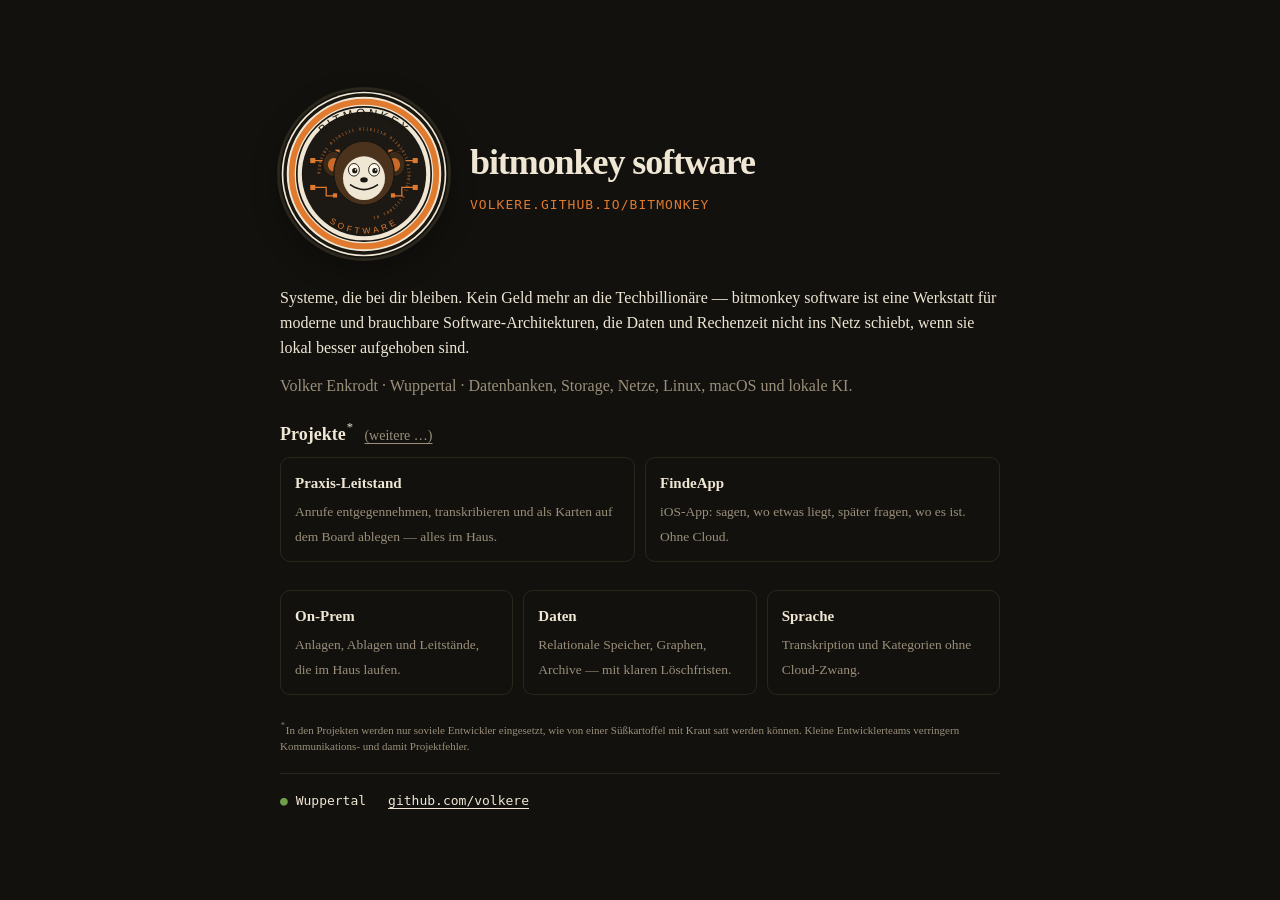
<file: index.html>
<!DOCTYPE html>
<html lang="de">
<head>
<meta charset="utf-8">
<meta name="viewport" content="width=device-width, initial-scale=1">
<title>bitmonkey software</title>
<meta name="description" content="Systeme, die bei dir bleiben. Kein Geld mehr an die Techbillionäre — bitmonkey software.">
<link rel="icon" href="favicon.svg" type="image/svg+xml">
<link rel="stylesheet" href="style.css">
</head>
<body>
<main class="blatt">
  <div class="marke">
    <img src="badge.svg" width="168" height="168" alt="bitmonkey software">
    <div>
      <h1>bitmonkey software</h1>
      <p class="zeile">volkere.github.io/bitmonkey</p>
    </div>
  </div>

  <p>Systeme, die bei dir bleiben. Kein Geld mehr an die Techbillionäre —
    bitmonkey software ist eine Werkstatt für moderne und brauchbare
    Software-Architekturen, die Daten und Rechenzeit nicht ins Netz
    schiebt, wenn sie lokal besser aufgehoben sind.</p>
  <p class="muted">Volker Enkrodt · Wuppertal · Datenbanken, Storage, Netze,
    Linux, macOS und lokale KI.</p>

  <h2>Projekte<sup class="stern">*</sup> <a class="weitere" href="referenzen.html">(weitere …)</a></h2>
  <div class="links">
    <a class="karte" href="leitstand.html">
      <b>Praxis-Leitstand</b>
      <span>Anrufe entgegennehmen, transkribieren und als Karten auf dem Board ablegen — alles im Haus.</span>
    </a>
    <a class="karte" href="findeapp.html">
      <b>FindeApp</b>
      <span>iOS-App: sagen, wo etwas liegt, später fragen, wo es ist. Ohne Cloud.</span>
    </a>
  </div>

  <div class="karten">
    <div class="karte"><b>On-Prem</b><span>Anlagen, Ablagen und Leitstände, die im Haus laufen.</span></div>
    <div class="karte"><b>Daten</b><span>Relationale Speicher, Graphen, Archive — mit klaren Löschfristen.</span></div>
    <div class="karte"><b>Sprache</b><span>Transkription und Kategorien ohne Cloud-Zwang.</span></div>
  </div>

  <p class="notiz"><sup class="stern">*</sup>In den Projekten werden nur soviele Entwickler eingesetzt, wie von einer Süßkartoffel mit Kraut satt werden können. Kleine Entwicklerteams verringern Kommunikations- und damit Projektfehler.</p>
  <div class="fuss">
    <span><span class="punkt">●</span> Wuppertal</span>
    <a href="https://github.com/volkere">github.com/volkere</a>
  </div>
</main>
</body>
</html>
</file>
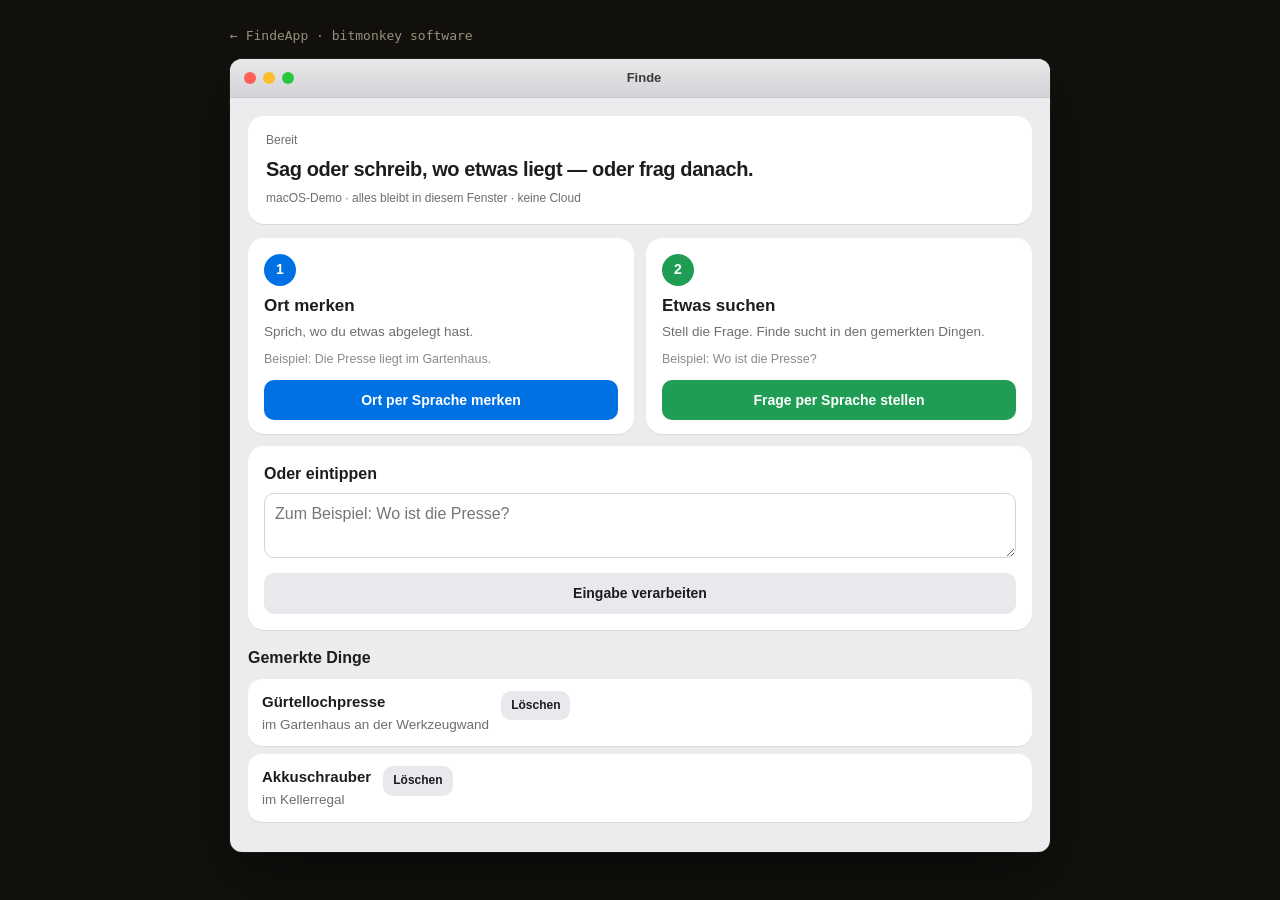
<file: findeapp-demo.html>
<!DOCTYPE html>
<html lang="de">
<head>
<meta charset="utf-8">
<meta name="viewport" content="width=device-width, initial-scale=1">
<title>Finde — macOS-Demo · bitmonkey software</title>
<meta name="description" content="FindeApp-Demo im Browser: Ort merken, wiederfinden, lokal. Für macOS.">
<link rel="icon" href="favicon.svg" type="image/svg+xml">
<style>
:root{
  --page:#12110e; --ink:#efe6d4; --muted:#9a8f7a; --accent:#e07a2f;
  --win:#ececee; --bar:#d8d8dc; --card:#fff; --text:#1d1d1f; --sub:#6e6e73;
  --line:rgba(0,0,0,.08); --blue:#0071e3; --green:#1f9d55; --red:#e11d2e;
}
*{box-sizing:border-box}
html,body{margin:0;background:var(--page);color:var(--ink);
  font:15px/1.45 -apple-system,BlinkMacSystemFont,"SF Pro Text",sans-serif}
body{min-height:100vh;padding:28px 16px 40px}
.zurueck{display:block;width:min(820px,100%);margin:0 auto 14px;
  color:var(--muted);text-decoration:none;font:13px/1.3 ui-monospace,Menlo,monospace}
.zurueck:hover{color:var(--accent)}
.fenster{width:min(820px,100%);margin:0 auto;background:var(--win);color:var(--text);
  border-radius:12px;overflow:hidden;
  box-shadow:0 24px 60px rgba(0,0,0,.45),0 0 0 1px rgba(255,255,255,.06)}
.titelleiste{background:linear-gradient(#e8e8ea,#d4d4d8);padding:10px 14px 9px;
  display:flex;align-items:center;gap:8px;border-bottom:1px solid #c8c8cc;
  user-select:none}
.ampel{display:flex;gap:7px}
.ampel i{width:12px;height:12px;border-radius:50%;display:block}
.ampel .r{background:#ff5f57}.ampel .g{background:#febc2e}.ampel .b{background:#28c840}
.titel{flex:1;text-align:center;font-size:13px;font-weight:600;color:#3a3a3c;margin-right:50px}
.inhalt{padding:18px 18px 22px;max-height:calc(100vh - 140px);overflow:auto}
.status{background:var(--card);border-radius:16px;padding:16px 18px;margin-bottom:14px;
  box-shadow:0 1px 0 var(--line)}
.status .lage{font-size:12px;color:var(--sub);margin-bottom:6px}
.status .antwort{font-size:20px;font-weight:650;letter-spacing:-.02em}
.status .modus{font-size:12px;color:var(--sub);margin-top:6px}
.karten{display:grid;grid-template-columns:1fr 1fr;gap:12px;margin-bottom:12px}
.karte{background:var(--card);border-radius:16px;padding:16px 16px 14px;
  box-shadow:0 1px 0 var(--line)}
.nr{width:32px;height:32px;border-radius:50%;display:grid;place-items:center;
  color:#fff;font-weight:700;font-size:14px;margin-bottom:8px}
.nr.blau{background:var(--blue)}.nr.gruen{background:var(--green)}
.karte h2{font-size:17px;margin:0 0 4px}
.karte p{margin:0 0 8px;color:var(--sub);font-size:13.5px}
.karte .bsp{font-size:12.5px;color:#8a8a8e;margin-bottom:12px}
button{font:inherit;font-weight:600;font-size:14px;border:0;border-radius:10px;
  padding:10px 12px;width:100%;cursor:pointer}
button.blau{background:var(--blue);color:#fff}
button.gruen{background:var(--green);color:#fff}
button.rot{background:var(--red);color:#fff}
button.grau{background:#e8e8ed;color:var(--text)}
button:disabled{opacity:.45;cursor:default}
.tippen{background:var(--card);border-radius:16px;padding:16px;margin-bottom:16px;
  box-shadow:0 1px 0 var(--line)}
.tippen h2{font-size:16px;margin:0 0 8px}
.tippen textarea{width:100%;min-height:56px;resize:vertical;font:inherit;font-size:16px;
  border:1px solid #d2d2d7;border-radius:10px;padding:8px 10px;margin-bottom:10px}
.liste h2{font-size:16px;margin:4px 0 10px}
.ding{background:var(--card);border-radius:14px;padding:12px 14px;margin-bottom:8px;
  display:flex;gap:12px;align-items:flex-start;box-shadow:0 1px 0 var(--line)}
.ding b{display:block;font-size:15px}
.ding span{color:var(--sub);font-size:13.5px}
.ding button{width:auto;padding:6px 10px;font-size:12px;flex:none}
.leer{color:var(--sub);font-size:13.5px;padding:8px 2px}
.transkript{background:#dcecff;border-radius:14px;padding:12px 14px;margin-bottom:12px}
.transkript b{display:block;font-size:12px;color:#3a6ea5;margin-bottom:4px}
@media(max-width:700px){.karten{grid-template-columns:1fr}}
</style>
</head>
<body>
<a class="zurueck" href="findeapp.html">← FindeApp · bitmonkey software</a>
<div class="fenster" role="application" aria-label="Finde macOS-Demo">
  <div class="titelleiste">
    <div class="ampel" aria-hidden="true"><i class="r"></i><i class="g"></i><i class="b"></i></div>
    <div class="titel">Finde</div>
  </div>
  <div class="inhalt">
    <div class="status">
      <div class="lage" id="lage">Bereit</div>
      <div class="antwort" id="antwort">Sag oder schreib, wo etwas liegt — oder frag danach.</div>
      <div class="modus">macOS-Demo · alles bleibt in diesem Fenster · keine Cloud</div>
    </div>
    <div class="transkript" id="live" hidden>
      <b>Ich habe verstanden:</b>
      <div id="liveText">…</div>
    </div>
    <div class="karten">
      <div class="karte">
        <div class="nr blau">1</div>
        <h2>Ort merken</h2>
        <p>Sprich, wo du etwas abgelegt hast.</p>
        <div class="bsp">Beispiel: Die Presse liegt im Gartenhaus.</div>
        <button class="blau" id="merkBtn" type="button">Ort per Sprache merken</button>
      </div>
      <div class="karte">
        <div class="nr gruen">2</div>
        <h2>Etwas suchen</h2>
        <p>Stell die Frage. Finde sucht in den gemerkten Dingen.</p>
        <div class="bsp">Beispiel: Wo ist die Presse?</div>
        <button class="gruen" id="suchBtn" type="button">Frage per Sprache stellen</button>
      </div>
    </div>
    <div class="tippen">
      <h2>Oder eintippen</h2>
      <textarea id="eingabe" placeholder="Zum Beispiel: Wo ist die Presse?"></textarea>
      <button class="grau" id="tippBtn" type="button">Eingabe verarbeiten</button>
    </div>
    <div class="liste" id="trefferBox" hidden>
      <h2>Gefundene Treffer</h2>
      <div id="treffer"></div>
    </div>
    <div class="liste">
      <h2>Gemerkte Dinge</h2>
      <div id="dinge"></div>
    </div>
  </div>
</div>
<script>
const STOP=new Set(['der','die','das','den','dem','ein','eine','einen','einem','mein','meine','meinen','meinem','wo','ist','sind','liegt','liegen','steht','stehen','ich','habe','hab','suche','finde']);
const STORE=[
  /^\s*(?:ich\s+habe|ich\s+hab)\s+(.+?)\s+((?:in|ins|im|an|am|auf|bei|unter|neben|hinter|vor)\s+.+?)(?:\s+(?:abgelegt|gelegt|hingelegt|gestellt|verstaut|deponiert|getan|gepackt|geraeumt|geräumt))?\s*[.!?]?\s*$/i,
  /^\s*(?:ich\s+lege|ich\s+stell(?:e)?|ich\s+packe|ich\s+raeume|ich\s+räume)\s+(.+?)\s+((?:in|ins|im|an|am|auf|bei|unter|neben|hinter|vor)\s+.+?)\s*[.!?]?\s*$/i,
  /^\s*(?:merke\s+dir|merk\s+dir|speichere|notiere)\s*:?\s*(.+?)\s+(?:ist|liegt|steht)\s+((?:in|ins|im|an|am|auf|bei|unter|neben|hinter|vor)\s+.+?)\s*[.!?]?\s*$/i,
  /^\s*(.+?)\s+(?:liegt|steht|ist)\s+((?:in|ins|im|an|am|auf|bei|unter|neben|hinter|vor)\s+.+?)\s*[.!?]?\s*$/i
];
const FIND=[
  /^\s*wo\s+(?:ist|sind|liegt|liegen|steht|stehen)\s+(?:der|die|das|den|dem|ein|eine|einen|mein|meine|meinen|meinem)?\s*(.+?)\s*[?!.]?\s*$/i,
  /^\s*wo\s+habe\s+ich\s+(?:der|die|das|den|dem|ein|eine|einen|mein|meine|meinen|meinem)?\s*(.+?)\s+(?:abgelegt|gelegt|hingelegt|gestellt|verstaut|deponiert)\s*[?!.]?\s*$/i,
  /^\s*(?:ich\s+suche|suche|finde)\s+(?:der|die|das|den|dem|ein|eine|einen|mein|meine|meinen|meinem)?\s*(.+?)\s*[?!.]?\s*$/i
];

function trim(s){return String(s||'').replace(/\s+/g,' ').trim()}
function ohneArtikel(s){return trim(s).replace(/^(?:der|die|das|den|dem|ein|eine|einen|einem|mein|meine|meinen|meinem)\s+/i,'')}
function norm(s){return ohneArtikel(s).toLowerCase().normalize('NFD').replace(/[\u0300-\u036f]/g,'').replace(/[^a-z0-9äöüß\s]/g,' ').replace(/\s+/g,' ').trim()}
function tokens(s){return norm(s).split(' ').filter(t=>t&&!STOP.has(t))}

function parse(text){
  const t=trim(text);
  if(!t)return {art:'unknown',text:t};
  for(const re of STORE){
    const m=t.match(re);
    if(m){
      const name=ohneArtikel(m[1]), ort=trim(m[2]).replace(/[.!?]+$/,'');
      if(name&&ort)return {art:'store',name,ort,text:t};
    }
  }
  for(const re of FIND){
    const m=t.match(re);
    if(m){
      const q=ohneArtikel(m[1]);
      if(q)return {art:'find',query:q,text:t};
    }
  }
  return {art:'unknown',text:t};
}

function score(query,item){
  const q=norm(query), qt=tokens(query);
  const hay=[item.name,item.ort,item.kontext,(item.aliases||[]).join(' ')].map(norm);
  let best=0;
  for(const h of hay){
    if(!h)continue;
    if(h===q)best=Math.max(best,1);
    else if(h.includes(q)||q.includes(h))best=Math.max(best,0.82);
    else{
      const ht=h.split(' ').filter(Boolean);
      const hit=qt.filter(t=>ht.some(x=>x.includes(t)||t.includes(x))).length;
      if(qt.length)best=Math.max(best,hit/qt.length*0.75);
    }
  }
  return best;
}

let dinge=[
  {id:1,name:'Gürtellochpresse',ort:'im Gartenhaus an der Werkzeugwand',kontext:'Die Presse liegt im Gartenhaus.',aliases:['presse']},
  {id:2,name:'Akkuschrauber',ort:'im Kellerregal',kontext:'Der Akkuschrauber liegt im Kellerregal.',aliases:[]}
];
let nextId=3, rec=null, modus=null;

function sprechen(text){
  if(!window.speechSynthesis)return;
  speechSynthesis.cancel();
  const u=new SpeechSynthesisUtterance(text);
  u.lang='de-DE'; u.rate=1.02;
  speechSynthesis.speak(u);
}
function setStatus(lage,antwort){
  document.getElementById('lage').textContent=lage;
  document.getElementById('antwort').textContent=antwort;
}
function zeichne(){
  const box=document.getElementById('dinge');
  if(!dinge.length){
    box.innerHTML='<p class="leer">Noch nichts gespeichert. Sag zum Beispiel: Die Presse liegt im Gartenhaus.</p>';
    return;
  }
  box.innerHTML=dinge.map(d=>`<div class="ding">
    <div><b>${esc(d.name)}</b><span>${esc(d.ort)}</span></div>
    <button class="grau" type="button" data-del="${d.id}">Löschen</button>
  </div>`).join('');
  box.querySelectorAll('[data-del]').forEach(b=>b.onclick=()=>{
    dinge=dinge.filter(x=>x.id!==Number(b.dataset.del));
    zeichne(); setStatus('Bereit','Eintrag gelöscht.');
  });
}
function esc(s){return String(s).replace(/[&<>"]/g,c=>({'&':'&amp;','<':'&lt;','>':'&gt;','"':'&quot;'}[c]))}

function verarbeite(text){
  const p=parse(text);
  document.getElementById('trefferBox').hidden=true;
  if(p.art==='store'){
    const alt=dinge.find(d=>norm(d.name)===norm(p.name));
    if(alt){alt.ort=p.ort;alt.kontext=p.text}
    else dinge.unshift({id:nextId++,name:p.name,ort:p.ort,kontext:p.text,aliases:[]});
    const antwort=`Gespeichert: ${p.name} — ${p.ort}.`;
    setStatus('Gespeichert',antwort); sprechen(antwort); zeichne(); return;
  }
  if(p.art==='find'){
    const hits=dinge.map(d=>({d,s:score(p.query,d)})).filter(x=>x.s>=0.45).sort((a,b)=>b.s-a.s);
    if(!hits.length){
      const antwort=`Ich habe ${p.query} nicht gefunden.`;
      setStatus('Nichts gefunden',antwort); sprechen(antwort); return;
    }
    const antwort=`${hits[0].d.name} liegt ${hits[0].d.ort}.`;
    setStatus('Gefunden',antwort); sprechen(antwort);
    document.getElementById('trefferBox').hidden=false;
    document.getElementById('treffer').innerHTML=hits.map(h=>`<div class="ding">
      <div><b>${esc(h.d.name)}</b><span>${esc(h.d.ort)} · Treffer ${Math.round(h.s*100)}%</span></div>
    </div>`).join('');
    return;
  }
  const antwort='Das habe ich nicht verstanden. Sag zum Beispiel: Die Presse liegt im Gartenhaus — oder: Wo ist die Presse?';
  setStatus('Nicht verstanden',antwort); sprechen(antwort);
}

const SR=window.SpeechRecognition||window.webkitSpeechRecognition;
function erkenner(){
  if(!SR)return null;
  const r=new SR(); r.lang='de-DE'; r.interimResults=true; r.continuous=true;
  return r;
}
function stopRec(){
  if(rec){try{rec.stop()}catch(e){} rec=null}
  modus=null;
  document.getElementById('live').hidden=true;
  document.getElementById('merkBtn').textContent='Ort per Sprache merken';
  document.getElementById('merkBtn').className='blau';
  document.getElementById('suchBtn').textContent='Frage per Sprache stellen';
  document.getElementById('suchBtn').className='gruen';
}
function startRec(art){
  const r=erkenner();
  if(!r){setStatus('Hinweis','Spracheingabe braucht Safari oder Chrome auf dem Mac. Tippe den Satz ins Feld.');return}
  stopRec();
  modus=art; rec=r;
  document.getElementById('live').hidden=false;
  document.getElementById('liveText').textContent='Ich höre zu…';
  setStatus('Aufnahme','Ich höre zu…');
  if(art==='store'){
    document.getElementById('merkBtn').textContent='Stoppen und merken';
    document.getElementById('merkBtn').className='rot';
  }else{
    document.getElementById('suchBtn').textContent='Stoppen und suchen';
    document.getElementById('suchBtn').className='rot';
  }
  let final='';
  r.onresult=e=>{
    let t='';
    for(let i=e.resultIndex;i<e.results.length;i++){
      t+=e.results[i][0].transcript;
      if(e.results[i].isFinal)final+=e.results[i][0].transcript+' ';
    }
    document.getElementById('liveText').textContent=trim(final||t)||'Ich höre zu…';
  };
  r.onerror=()=>{stopRec(); setStatus('Hinweis','Spracheingabe abgebrochen. Tippe den Satz ins Feld.')};
  r.start();
}
function toggle(art){
  if(rec&&modus===art){
    const text=trim(document.getElementById('liveText').textContent);
    stopRec();
    if(text&&text!=='Ich höre zu…')verarbeite(text);
    return;
  }
  startRec(art);
}

document.getElementById('merkBtn').onclick=()=>toggle('store');
document.getElementById('suchBtn').onclick=()=>toggle('find');
document.getElementById('tippBtn').onclick=()=>{
  const t=trim(document.getElementById('eingabe').value);
  if(!t)return;
  verarbeite(t);
};
document.getElementById('eingabe').addEventListener('keydown',e=>{
  if(e.key==='Enter'&&!e.shiftKey){e.preventDefault();document.getElementById('tippBtn').click()}
});
zeichne();
</script>
</body>
</html>
</file>
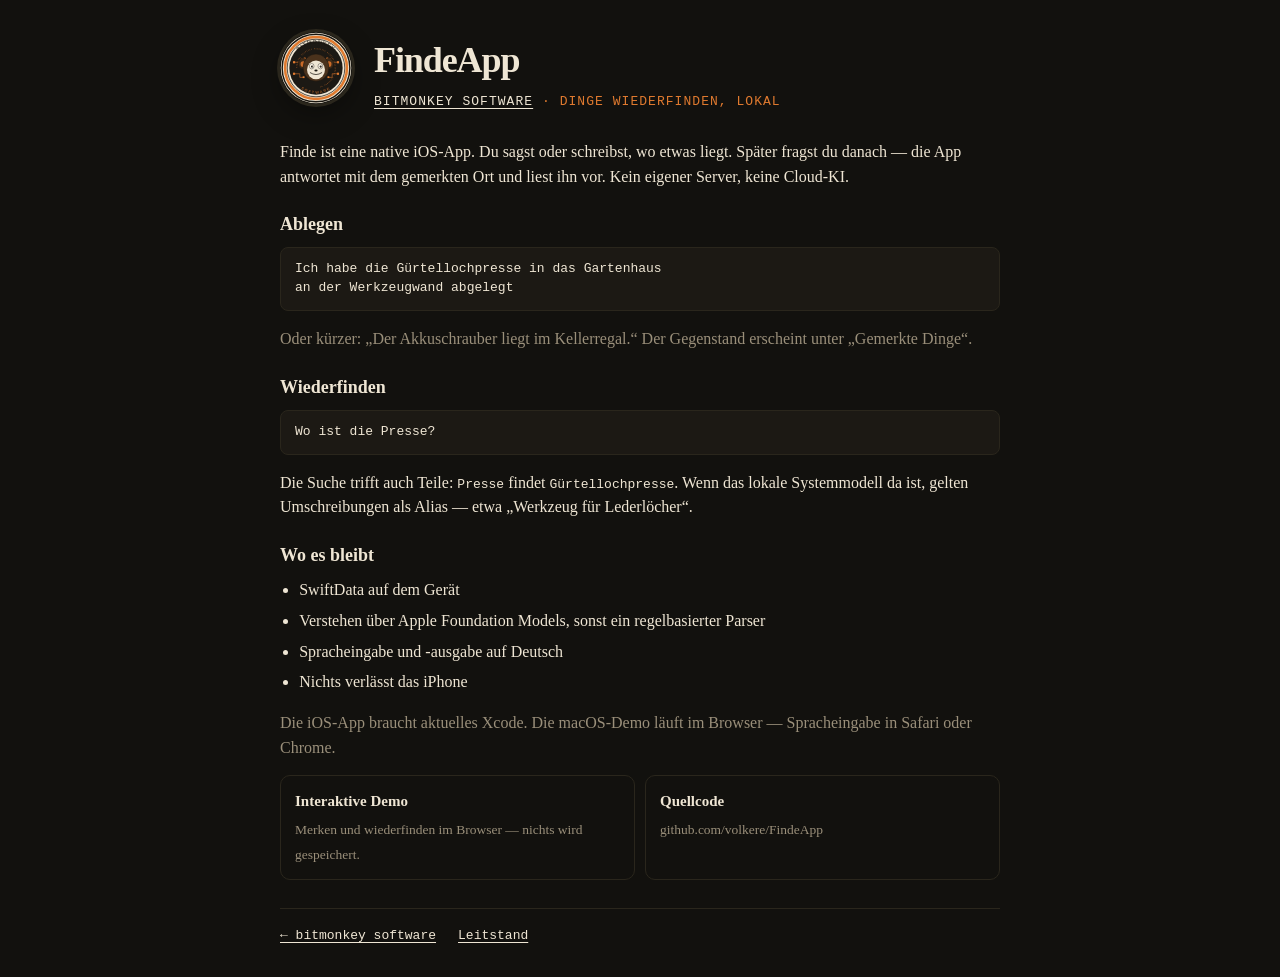
<file: findeapp.html>
<!DOCTYPE html>
<html lang="de">
<head>
<meta charset="utf-8">
<meta name="viewport" content="width=device-width, initial-scale=1">
<title>FindeApp — bitmonkey software</title>
<meta name="description" content="FindeApp merkt sich Ablageorte per Sprache oder Text und findet sie wieder — lokal auf dem iPhone, ohne Cloud.">
<link rel="icon" href="favicon.svg" type="image/svg+xml">
<link rel="stylesheet" href="style.css">
</head>
<body>
<main class="blatt">
  <div class="marke klein">
    <a href="index.html"><img src="badge.svg" width="72" height="72" alt="bitmonkey software"></a>
    <div>
      <h1>FindeApp</h1>
      <p class="zeile"><a href="index.html">bitmonkey software</a> · Dinge wiederfinden, lokal</p>
    </div>
  </div>

  <p>Finde ist eine native iOS-App. Du sagst oder schreibst, wo etwas liegt.
    Später fragst du danach — die App antwortet mit dem gemerkten Ort
    und liest ihn vor. Kein eigener Server, keine Cloud-KI.</p>

  <h2>Ablegen</h2>
  <pre>Ich habe die Gürtellochpresse in das Gartenhaus
an der Werkzeugwand abgelegt</pre>
  <p class="muted">Oder kürzer: „Der Akkuschrauber liegt im Kellerregal.“
    Der Gegenstand erscheint unter „Gemerkte Dinge“.</p>

  <h2>Wiederfinden</h2>
  <pre>Wo ist die Presse?</pre>
  <p>Die Suche trifft auch Teile: <code>Presse</code> findet
    <code>Gürtellochpresse</code>. Wenn das lokale Systemmodell da ist,
    gelten Umschreibungen als Alias — etwa „Werkzeug für Lederlöcher“.</p>

  <h2>Wo es bleibt</h2>
  <ul>
    <li>SwiftData auf dem Gerät</li>
    <li>Verstehen über Apple Foundation Models, sonst ein regelbasierter Parser</li>
    <li>Spracheingabe und -ausgabe auf Deutsch</li>
    <li>Nichts verlässt das iPhone</li>
  </ul>

  <p class="muted">Die iOS-App braucht aktuelles Xcode. Die macOS-Demo
    läuft im Browser — Spracheingabe in Safari oder Chrome.</p>

  <div class="links">
    <a class="karte" href="findeapp-demo.html">
      <b>Interaktive Demo</b>
      <span>Merken und wiederfinden im Browser — nichts wird gespeichert.</span>
    </a>
    <a class="karte" href="https://github.com/volkere/FindeApp">
      <b>Quellcode</b>
      <span>github.com/volkere/FindeApp</span>
    </a>
  </div>

  <div class="fuss">
    <a href="index.html">← bitmonkey software</a>
    <a href="leitstand.html">Leitstand</a>
  </div>
</main>
</body>
</html>
</file>
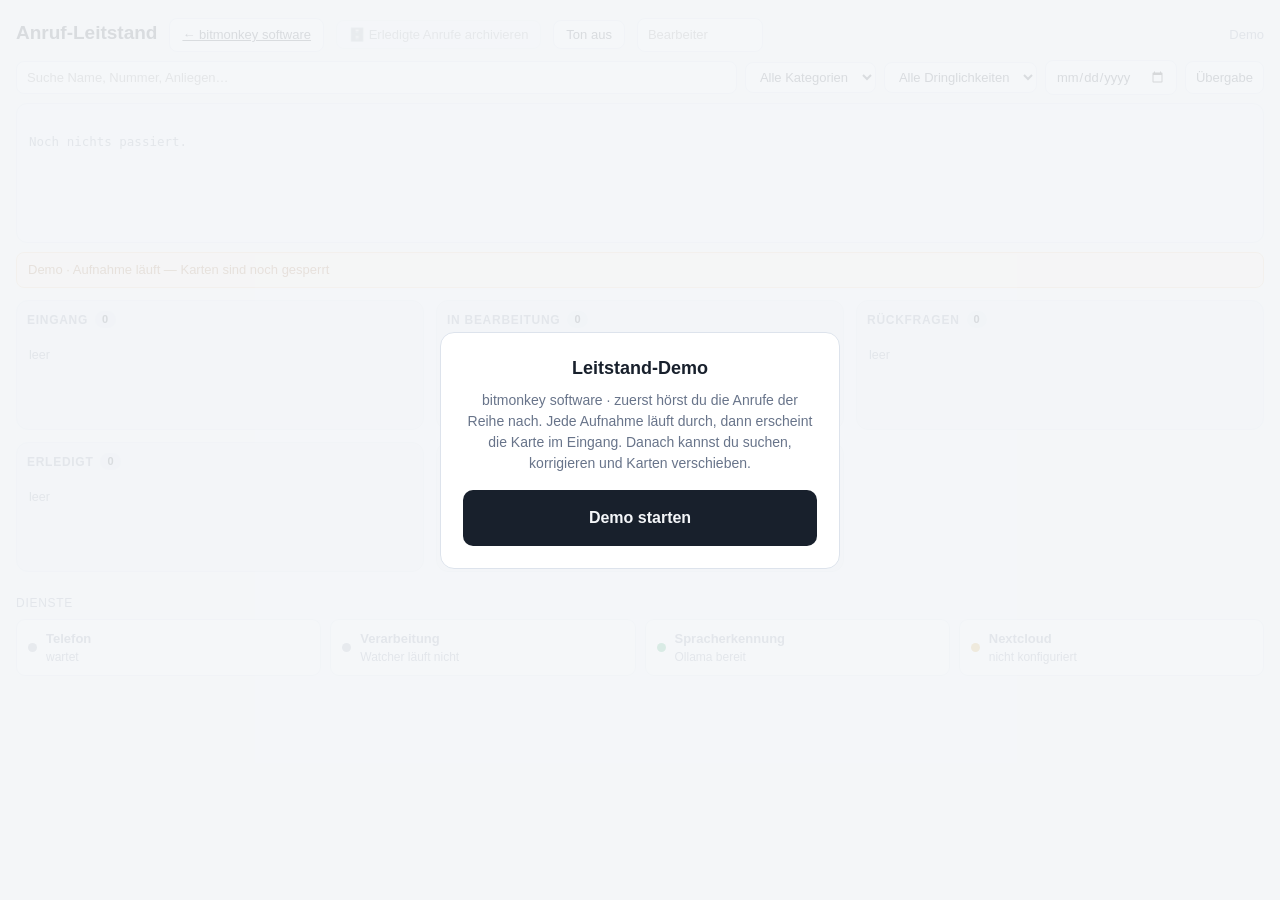
<file: leitstand-demo.html>
<!DOCTYPE html>
<html lang="de">
<head>
<meta charset="utf-8">
<meta name="viewport" content="width=device-width, initial-scale=1, viewport-fit=cover">
<title>Anruf-Leitstand — Demo · bitmonkey software</title>
<link rel="icon" href="favicon.svg" type="image/svg+xml">
<style>
:root{--bg:#f4f6f9;--fg:#18202c;--karte:#fff;--spalte:#eceff4;--rand:#dde3ec;--muted:#68748a;
--gut:#1f9d5c;--schlecht:#d93a34;--unklar:#c8901f;--aus:#8a93a3;--log:#f8fafc}
@media(prefers-color-scheme:dark){:root{--bg:#0f1218;--fg:#e6ecf4;--karte:#1b212b;
--spalte:#151a22;--rand:#28303d;--muted:#8d99ad;--log:#10141b}}
*{box-sizing:border-box}
body{margin:0;background:var(--bg);color:var(--fg);
font:15px/1.5 -apple-system,BlinkMacSystemFont,'Segoe UI',Roboto,sans-serif}
.wrap{max-width:1680px;margin:0 auto;padding:18px 16px 30px}
header{display:flex;align-items:baseline;gap:12px;flex-wrap:wrap;margin-bottom:8px}
h1{font-size:19px;margin:0}
.stand{color:var(--muted);font-size:13px;font-variant-numeric:tabular-nums;margin-left:auto}
.werkzeug{display:flex;gap:8px;flex-wrap:wrap;align-items:center;margin:8px 0}
.werkzeug input,.werkzeug select,.werkzeug button,.kuerzel{
  font:inherit;font-size:13px;border:1px solid var(--rand);border-radius:8px;
  background:var(--karte);color:var(--fg);padding:6px 10px}
.werkzeug input[type=search]{min-width:180px;flex:1}
.werkzeug button.an{background:var(--fg);color:var(--bg);border-color:var(--fg)}
.dienste{display:grid;grid-template-columns:repeat(auto-fit,minmax(180px,1fr));gap:9px}
.dienst{background:var(--karte);border:1px solid var(--rand);border-radius:9px;padding:9px 11px;
display:flex;align-items:center;gap:9px}
.punkt{width:9px;height:9px;border-radius:50%;flex:none}
.gut{background:var(--gut)}.schlecht{background:var(--schlecht)}
.unklar{background:var(--unklar)}.aus{background:var(--aus)}
.dienst b{display:block;font-size:13px}.dienst span{color:var(--muted);font-size:12px}
.hinweis{background:#fdf1e7;border:1px solid #f0c9a0;color:#8a4b12;border-radius:8px;
padding:7px 11px;margin:9px 0;font-size:13px}
@media(prefers-color-scheme:dark){.hinweis{background:#2b1e12;border-color:#5a3a18;color:#f0c08a}}
.archiv-btn,.karten-btn{background:var(--karte);border:1px solid var(--rand);color:var(--fg);
border-radius:8px;padding:6px 12px;font-size:13px;cursor:pointer;font-family:inherit}
.archiv-btn:hover,.karten-btn:hover{border-color:var(--muted)}
.archiv-btn:disabled{opacity:.5;cursor:default}
.toast{position:fixed;left:50%;bottom:24px;transform:translate(-50%,12px);background:var(--fg);
color:var(--bg);padding:9px 16px;border-radius:8px;font-size:13px;opacity:0;pointer-events:none;
transition:opacity .2s,transform .2s;z-index:10;box-shadow:0 4px 16px rgba(0,0,0,.2)}
.toast.zeigen{opacity:1;transform:translate(-50%,0)}
.board{display:grid;grid-template-columns:repeat(5,minmax(180px,1fr));gap:12px;margin-top:12px;align-items:start}
@media(max-width:1400px){.board{grid-template-columns:repeat(3,1fr)}}
@media(max-width:900px){.board{grid-template-columns:repeat(2,1fr)}}
@media(max-width:660px){.board{grid-template-columns:1fr}}
.spalte{background:var(--spalte);border:1px solid var(--rand);border-radius:12px;padding:10px;
min-height:130px;transition:background .12s,border-color .12s}
.spalte.archiv{opacity:.92}
.spalte.ueber{border-color:var(--gut);background:color-mix(in srgb,var(--gut) 8%,var(--spalte))}
.spalte h2{font-size:12px;text-transform:uppercase;letter-spacing:.06em;color:var(--muted);
margin:0 0 9px;display:flex;gap:7px;align-items:center}
.zahl{background:var(--rand);color:var(--fg);border-radius:999px;padding:0 7px;font-size:11px}
a.waehlen{color:inherit;text-decoration:underline;text-decoration-style:dotted;
text-underline-offset:2px;cursor:pointer}
.karte{background:var(--karte);border:1px solid var(--rand);border-left:4px solid var(--akzent,#888);
border-radius:9px;padding:9px 11px;margin-bottom:9px;cursor:grab}
.karte:active{cursor:grabbing}
.karte.zieht{opacity:.4}
.karte.neu{animation:ein .45s ease}
@keyframes ein{from{opacity:0;transform:translateY(10px)}to{opacity:1;transform:none}}
.karte.notfall{border:3px solid #d93a34;border-left-width:5px;animation:notfall-blink 1s ease-in-out infinite}
@keyframes notfall-blink{
  0%,100%{box-shadow:0 0 0 2px rgba(217,58,52,.25);border-color:#d93a34}
  50%{box-shadow:0 0 0 7px rgba(217,58,52,.7);border-color:#ff1f18}
}
@media(prefers-reduced-motion:reduce){
  .karte.notfall,.hinweis.notfall-alarm{animation:none}
  .karte.notfall{box-shadow:0 0 0 5px rgba(217,58,52,.55)}
}
.hinweis.notfall-alarm{background:#d93a34;border-color:#a31f1a;color:#fff;font-weight:700;
animation:notfall-blink 1s ease-in-out infinite}
.kopf{display:flex;align-items:center;gap:7px;flex-wrap:wrap}
.titel{font-weight:650;font-size:14px}
.dring{color:#fff;font-size:9px;font-weight:700;text-transform:uppercase;padding:2px 6px;
border-radius:999px;letter-spacing:.04em;margin-left:auto}
.meta{color:var(--muted);font-size:12px;margin:3px 0 5px;font-variant-numeric:tabular-nums}
.anliegen{margin:5px 0;font-size:13.5px}
.tag{display:inline-block;background:var(--bg);border:1px solid var(--rand);border-radius:5px;
padding:1px 6px;font-size:11px;color:var(--muted);margin:2px 3px 2px 0}
.feld{font-size:12px;color:var(--muted);margin:3px 0}
.feld b{color:var(--fg);font-weight:600}
audio{width:100%;height:32px;margin-top:6px;display:block}
details{margin-top:4px}summary{cursor:pointer;color:var(--muted);font-size:12px}
.tr{color:var(--muted);font-size:12.5px;margin:4px 0 0}
.schieber{display:flex;gap:5px;margin-top:7px;flex-wrap:wrap}
.schieber button{font:inherit;font-size:11px;padding:2px 8px;border-radius:6px;cursor:pointer;
border:1px solid var(--rand);background:var(--bg);color:var(--muted)}
.schieber button:hover{color:var(--fg);border-color:var(--muted)}
.leer{color:var(--muted);font-size:12.5px;padding:5px 2px}
.edit{display:grid;gap:5px;margin-top:6px}
.edit input,.edit select,.edit textarea{font:inherit;font-size:12px;width:100%;
border:1px solid var(--rand);border-radius:6px;padding:4px 6px;background:var(--bg);color:var(--fg)}
.dienste-kopf{font-size:12px;text-transform:uppercase;letter-spacing:.06em;color:var(--muted);
margin:22px 0 7px}
#verlauf{background:var(--log);border:1px solid var(--rand);border-radius:11px;padding:10px;
height:140px;overflow-y:auto;font:12px/1.55 ui-monospace,SFMono-Regular,Menlo,monospace}
.z{display:flex;gap:9px;padding:1px 0}
.z time{color:var(--muted);flex:none;font-variant-numeric:tabular-nums}
.z .a{flex:none;width:64px;font-weight:600}
.a-anruf{color:#3b86d8}.a-eingang{color:#1f9d5c}.a-fertig{color:#1f9d5c}
.a-fehler{color:var(--schlecht)}.a-notfall{color:var(--schlecht);font-weight:700}
.a-system{color:var(--muted)}.a-stapel{color:#9b6bd8}.a-archiv{color:#9b6bd8}
.kontakt-badge{display:inline-block;background:color-mix(in srgb,var(--gut) 16%,transparent);
color:var(--gut);border-radius:999px;padding:1px 8px;font-size:11px;font-weight:600;margin-left:6px}
.kontakt-badge.fremd{background:color-mix(in srgb,var(--unklar) 18%,transparent);color:var(--unklar)}
.overlay{position:fixed;inset:0;background:color-mix(in srgb,var(--bg) 88%,transparent);
display:flex;align-items:center;justify-content:center;z-index:20;padding:20px}
.overlay.weg{display:none}
.start{max-width:400px;background:var(--karte);border:1px solid var(--rand);border-radius:14px;
padding:22px;text-align:center}
.start h2{margin:0 0 8px;font-size:18px}
.start p{color:var(--muted);font-size:14px;margin:0 0 16px}
.start button{width:100%;padding:16px;border:0;border-radius:10px;background:var(--fg);
color:var(--bg);font:inherit;font-weight:650;font-size:16px;cursor:pointer}
.live{background:var(--karte);border:1px solid var(--rand);border-radius:10px;
padding:10px 12px;margin:9px 0}
.live[hidden]{display:none}
.live b{display:block;font-size:13px;margin-bottom:6px}
.board.warten .karte{cursor:default}
.board.warten .schieber{opacity:.4;pointer-events:none}
#ton{display:block;width:100%}
@media print{
  header,.werkzeug,#verlauf,.dienste-kopf,#dienste,.schieber,audio,.archiv-btn,.toast,.overlay,.live{display:none!important}
  .board{display:block} .karte{break-inside:avoid;border:1px solid #ccc}
}
</style></head>
<body>
<div class="overlay" id="overlay">
  <div class="start">
    <h2>Leitstand-Demo</h2>
    <p>bitmonkey software · zuerst hörst du die Anrufe der Reihe nach. Jede Aufnahme läuft durch, dann erscheint die Karte im Eingang. Danach kannst du suchen, korrigieren und Karten verschieben.</p>
    <button type="button" id="go">Demo starten</button>
  </div>
</div>
<div class="wrap">
<header>
  <h1><a href="leitstand.html" style="color:inherit;text-decoration:none">Anruf-Leitstand</a></h1>
  <a class="archiv-btn" href="leitstand.html">← bitmonkey software</a>
  <button class="archiv-btn" id="archivBtn" type="button" disabled>🗄️ Erledigte Anrufe archivieren</button>
  <button class="archiv-btn" id="tonBtn" type="button" title="Alarmton am Rechner">Ton aus</button>
  <input class="kuerzel" id="kuerzel" placeholder="Bearbeiter" title="Wer sitzt hier — für „Ich nehme das“" size="12" autocomplete="off">
  <span class="stand" id="stand">Demo</span>
</header>
<div class="werkzeug">
  <input type="search" id="suche" placeholder="Suche Name, Nummer, Anliegen…">
  <select id="filterKat"><option value="">Alle Kategorien</option></select>
  <select id="filterDring"><option value="">Alle Dringlichkeiten</option>
    <option value="notfall">notfall</option><option value="hoch">hoch</option>
    <option value="normal">normal</option><option value="niedrig">niedrig</option></select>
  <input type="date" id="filterTag" title="Tag">
  <button type="button" id="uebergabeBtn">Übergabe</button>
</div>
<div id="verlauf"><p class="leer">Noch nichts passiert.</p></div>
<div id="hinweise"><div class="hinweis">Demo · zuerst die Aufnahmen anhören</div></div>
<div id="live" class="live" hidden><b>Aufnahme läuft</b><audio id="ton" playsinline controls></audio></div>
<div class="board warten" id="board"></div>
<div class="dienste-kopf">Dienste</div>
<div class="dienste" id="dienste"></div>
</div>
<div class="toast" id="toast"></div>
<script>
const FARBE={notfall:'#d93a34',hoch:'#e08a2a',normal:'#c8a227',niedrig:'#1f9d5c'};
const ARCHIV='Archiviert';
const STAPEL=['Eingang','In Bearbeitung','Rückfragen','Erledigt','Archiviert'];
const KAT={termin:'Termin',rezept:'Rezept',ueberweisung:'Überweisung',befund:'Befund',
verwaltung:'Verwaltung',beschwerden:'Beschwerden',notfall:'Notfall',rueckruf:'Rückruf',sonstiges:'Sonstiges'};
const RUECK={offen:'offen',nicht_erreicht:'nicht erreicht',mailbox:'Mailbox',
zurueckgerufen:'zurückgerufen',erledigt:'erledigt'};
const istNotfall=d=>d.kategorie==='notfall'||d.dringlichkeit==='notfall';
const esc=s=>String(s??'').replace(/[&<>"]/g,c=>({'&':'&amp;','<':'&lt;','>':'&gt;','"':'&quot;'}[c]));
function letzterArbeitsstapel(){return STAPEL.filter(s=>s!==ARCHIV).at(-1)}
function notfallAktiv(d){
  return istNotfall(d)&&d.stapel!==letzterArbeitsstapel()&&d.stapel!==ARCHIV;
}
const QUEUE=[{"id": "2026-09-01/13-15-16_01636998034", "stapel": "Eingang", "kategorie": "termin", "name": "Volker Enkoth", "dringlichkeit": "normal", "empfangen": "2026-09-01 13:15:16", "nummer": "01636998034", "rueckruf": false, "rueckruf_status": "", "anliegen": "Herr Enkoth bittet um einen Termin zur Vorsorgeuntersuchung im Oktober, bevorzugt montags am Vormittag.", "stichworte": ["Vorsorgeuntersuchung", "Termin Oktober"], "transkript": "Hallo, mein Name ist Volker Enkoth. Ich bräuchte einen neuen Termin zur Vorsorgeuntersuchung. Am besten einen Termin montagsvormittags im Oktober. Danke.", "termin_wunsch": "", "medikament": "", "dosierung": "", "sprache": "de", "sprache_unsicher": false, "bekannt": false, "kontakt": "", "kontakt_geburt": "", "notiz": "", "bearbeiter": "", "audio": "SUQzBAAAAAAAIlRTU0UAAAAOAAADTGF2ZjYxLjcuMTAwAAAAAAAAAAAAAAD/83DAAAAAAAAAAAAASW5mbwAAAA8AAAKGAADGdwAEBggLDhATFRgaHR8iJScpLC8xNDY5PD5AQ0ZIS01QU1VXWl1fYmRnaWxucXR2eHx+gIOFiIuNj5OVl5qdn6KkpqmsrrG0tri7vsDDxcfLzc/S1dfa3N/h5Obp7O7w8/b4+/0AAAAATGF2YzYxLjE5AAAAAAAAAAAAAAAAJAQ4AAAAAAAAxnclbbTYAAAAAAAAAAAAAAAAAP/zMMQADHAqLYBIRAQAwghwjbMZKADeoIHPEhwH3w/coZvYAyAPkFvnD4fBCpxQ4HxBU5BQ5wws+Qziz//4gQCIEPAYiZR4jNkHqnK0jf/zMsQPDPAGUYpYRgAVfTW/xdjiO+AGMaMqC4kNtOPUYIDJMWCYWNzk6dHh/2lHZNRhAISYBjHsrlIzXdiXEVZ+WX7k3yy3M5Iijbz/Pkf/8zDEHQ4xklBSKEa9k7Fp0TYjMTC7bu3yTGm+yLmARSz9cL3h9dMMYQ7YVGPcCNEvZ5K+KKm/q27pf9DeeylW7+5ztKPV29yZjXfepf3/8zLEJQ2QJkgAOEQB1v/J6EF4NX5emzEZIVOtgDbVgQWaeEMJ+OjYZRP4zU4QyEeqB/7ubUbk33Df8o8sp8DHvLa9V+prc9Ea+HRkPNsz//MwxDAOABJIKEhGAfb97/5P7XFnDARIalCI/mv3RBjqVFPyLHlfEYJouiD98XK8pzzSWT8mJ7X3PlCySoCEuCIcZwYIVKHSLWuCDlML//MwxDkOyg5IChhGvSt+qgRmgCETKe6utilWxCK36CQyd0Fb1hzlCG5p2IsFtTAhAkq3X9erLcgebhMOpVWgnFQzDNUBfJVOSe5Pu+Hd//MyxD4PufZIsihGva0KAZkhTRIpo5ah6nnNj0DLyLlBR5IIjKHpfWT3EK10AQVMPMExMwWsDxwjKNWmARcslRg2Yekd3Aty0b10jyw+Uv/zMMRBDYAWRMAwxADbvbwy5Vp8KUtjM/L4ZSyrlJn5/f7FzjBGebTIvMjWHkkRjupzUTd6xhiKBcr7zp24vXrqGl+oy8yrlzNTiMy7Lf/zMMRMD5oWPABIRgGUqtMl0LOsu/GyOt2SgnY9u+VuX80yWcnOLSJng1OBKI6rnqmCYypKGvsMyJQ5sH8l4Z0AYSlmwN3pnoRSTN/vzf/zMsROEAHuPAAwRmWqLOextse9mvyYkUOYF2jzy+GEZguY9YYwYNmuboRAceXWdwB3se9x8ggXAhPgcSQB474IjB/Ha0zZmfXVLn/gh6//8zDEUA5Bzk2SGEVMgHSLHu790N+bt/2C9bF6u9/cuJLdNpCBlJm+OBmLeVmW+eoIEeWrVKqK2i6ZHxqJT4hNL4v7kTCfut/kJVqTzCj/8zLEWA5QCkFoSEYBKrlGhRvLMFPqHGK+UAJzgdnBAPPtlhUQIZ5vxWvsY6+5c+lztu//sfzXysuQf/3JbuqDaZ/N+1W3m3DbW6+cxMxx//MwxGANGcpAoChG3fhEfzdSiwmA1zTDCiu0kpPUgOqQNpqAWgq3XaCSUJ2U26aHzEztKdFbpG06FCjryYApmnD/NwBgoGYen858edKy//MwxGwNmApAwChGAe++d/a07+v39lff5/ej0Wfjt//H0fLWyeFc7tu+r/u/bZZg+oN966wY7lISUqVZgJprGJAQAvjCjB8zUht+WRSU//MyxHYKeAJZtBBElEaC7qN5YmNOGJggOU+eeL0MbQDjTbCFZ3OThKoAIIY9TlnlfQ5Xjq8t+jdrf9NH132x983Nv/bq8f+5Zj/091zVJP/zMMSODXgGRWgQRgF9hAih1CQ+/gaz74jMDBKsOJUQ2M8z4x69Iap272LfJ89Ctsk26Ul2L6cLmSFfSevzXj8S0qSFTzXP1M4hL0+UVv/zMMSZDFAKTZIQhgA6rFNopHMsHuzIazPG3YUwK/UCC26rra/qhZMhgnzW2j+RzvJ+jOvzWpS61B/Cn2c+qNZZYM1F2vbbdh602vvCrf/zMsSoDdgGQWAwRgFAabeVRjXtc1aVRjX3VT/c3//1N03x0r//XOy6Dp9Dvks7+WW1am50KKjltrHEuGWfiVHsSQWAYAvVNXslN1KkXfX/8zDEsg9hyjwgMEaF7bqRwzI/PtpW9yoYr9m7bL8v3Q6lUy0j/3w5cVJE5Oc2uPJVKR52q6b0WJ0zp8wlQDEr7pRa2dnrYzw58il9nXf/8zDEtQxx3klqEETdb5kpcMyEuZWhGdSRtom2bH1jxe6cEJ5nlRm/RQ9IY/3tS5Hn0g1bnZI17+fmnXn3zsO2Kr13//+K4lR7e+u238//8zLExA1wBkCgMEYDV0kF1s68/fqSmEBK10mdhWpf9e9vcVV12eoNUeteu1JTSHC1H0bbPNzqK0UuXT5IjZKqk2xfJ1b1iUi2di0K7ERw//MwxNAO8OI8SChGAfOxyLxfEjt2QQQk5vbKVkcsegzKRCQkGiAQFEm2uKh0ZQyCg8kAKGxFyFyWk2hPp7ylvDPdNqxHGs8pwtTJappt//MyxNUNegY8oChG3Qwxnbg/nDKrEN6+glUMyzgtsihHmS4JD+jgRSod1LEEqaq0+kTGPC9w8aG8MpshckSAviFS6sVCJ2Iq/EzJDkPVw//zMMThDVAKQAAwRgHl33pnWG9J/oHT3BaFikRtGM1dMWIbsDHGJ+Ofh89iB1gZPsxTqyD9f3WNBiqqtO1vv3tttMO/BL//6T9Pf6ZTu//zMMTsD/JCOABARl3AxZ8l2nXLCv4HFL6IYS/vn57PcLkqAgCFeB0Re7Rb7JFxzqZzKiGI14mOhjt97IVPlIz5BJPNBAFN0BdgjJ6bDf/zMsTtERI+OEhARnXENCFGVGSkKoqOQ+gVqpFiHB7khzI2rHRpDVV2aMmXmGPJCwsjERSEaREm9lKHFZ91vmVJJE19jqLr3dkRjhClTrL/8zDE6hEyWjQASEYJZq0CvEhOE4tBHRux0xZBzCGRK25Itcxbz8FBKgps+xqTRJiHzzTXGsNHuZUjJNZJ3/yOI6AiP7N0enwyaIZyruj/8zDE5g3QCkDIMMQBykQyo2w/ZD5dwIwyi1enWfQyCILCI9QncbykzMiMxiYqIid3VYDMOtYMU9xNU24YubMdIuhQuLnK2ILbJRydVwv/8zLE7xD6ajlgQEbc1MgcwQk4FkKCgQH0G0EgpVXVmBBViFMS4qyq11W9J1i2u7lLHQt0z9vdEISKNANsL6mx2TmMfrX/v5MKCIEUcMYl//MwxO0RGko0AEBGfUo5qBLEpMDUUGBjKyPaT9iIJ1kPpLCcKDijwZQyVRmFpEEyI5yKqudJTky05gnMSF1jWjMiTzDkPYSwfsyUVK3S//MyxOkRUmI0AEBGMShQ9W/yyc5Ehs9IOznWQj3v+x6wqbZPJ2+vBgJcQBFozJx6Qi+pH6y2rpZSyK9z7fl4U1h6TPYcEsREuXG1nG7c0f/zMMTlDEgKTZIQRAAPU+dyOlN5/ecro+VAfOmzV8wh08zAymrHEmpFHbfl5C4hsCrEjQqG2iRglkmyamx70vSFynlN9xOffszk7SD9N//zMMT0E2JeMCBAR0XH7dzP3dOiUQHBjOwwNAgcQ+jkmxILSNeoNhAS8y4ABjPW6bstyDpkynT5TKLVGRsipSZU3Nz0h9sty7qJCn3MuP/zMsTnD4G+QPAoRp3HRJT31czyKmI7sMRnJKiDkEYMJdqsQyIfjDiJsg7ZYMaTNE4QQ1dqyvnlZ/75vDHnOdr+715b3kPt7il0eiDqfZv/8zDE6xCiOj1KKEYFqfhgOlBPuM4gyDKdX0M9I8clNflfbyzUjFUKXX0OmCdqn4VN+KRhJpAiHYpUehaMaC5oMmT9I80rOYoWMllJ0wn/8zDE6RD6OjQASEZd9VxXClEJ19H3dkoNSzjbEDb9X/WGgSrqCh9Kl0iS9o9L8FykPucTMmm67BnIvpm2dgNapRmanHWA6Y7zVTmzqvv/8zLE5hFyEjQAOMYNmPvGCZEsJTE5ucRzCuj2sGIGTpGGZgkiqsCkQ6ODlFaqIQMphp5qeIoKXCZBACqnvb0tuW6aU4TLcpiWLWtmeTLh//MwxOINyApAwBhGAdOtPiU+46MKR9g9Aqo6GACPFY1VlYDdU8qazzThqPWs7AkOKPRCG6VGSJ81ChCKliwPIAm9MKTRlE2iZSD2uyo+//MwxOsPmlo4AEBG3VzLhzIcqhmWOQk0BPDB6qBvDOQEUxe0cndyTW/uUKtKdDo6ki7PPPu3g1LUOVJnMyVVzkdXQEXXTJBJEJ6Ymbg9//MyxO0SUko0AECGyRq7mwWOB4NQj5oi/IggUrE5gQLchIwOGg5jOQYKoMgiVRluW2XDlWOJxdsY5GlSr2V3DRU8VU6px6s62pt76XyeA//zMMTlDIAKQMAwRgDw+aYpZpR1oCW46Wk1EmjNOAyVnZ0JaN2lXr5nZTRs7SWSNahxW69KbAnFF3PWqtbL3c2whEh3ISEFtU1GYi4lof/zMsT0EMIeQZIYRt1oYRCSKUIYjjGdIjRnUcUMiI1Ql0MwcNKmIBZmVa+MEsmmW6F9WTvTPErmhItO9Z+J1nMns0jX+Z7Vuq0PKVgkSZT/8zDE8xOKajAAOIYAEHgv42b5FYOTj5nkrNex22BEx+dDUHgwhyrQIpIAKYauqqou91jZ1eTAQ1V0VDUbz4SDJmvfzz21Myn+sNzMmzb/8zDE5QtgAlGSEEQA2Iz3tR876WJpk0i2lN81ZyOtJI6oHJy+C9mSJj0TCmbsVczjfIkbb/EGhhMi3nkfnd7GzzMG+bKCdYSRgSP0/Kn/8zLE+BN6Sj1yKMYJF5mOlrXuRo9JzxzECtDY9iPZHZYVcnUnUam7hiKrtGLwZRJFDluRkoPqU/tHb3cfVXh+6QneuyLxmEKZqZ0mYi7V//MwxOwRMmY0AEhGLR///7l0IGzt/5GitiM0jJdGN2UwZDlThMvFDFEzSEdY49s8tzU3cw5IXA10PW9PXs4d66A4tKuZmSzQ8aWodv9C//MwxOgQelY5YEBGrRAr86RtglxDwSDLSU3Q5BGloNJG9UYsvqPTqDlqGuUIZWgHAIiRtgWo+Y7HvEjlM4WawrHLYjupMf0z73tMz+k2//MyxOcRolo0AEBGaeUj1z3eDIQf5y3AfQq3p22zd1A5zApXY/5/Cw5X2pGOimS5utLNo63yAUPE2oCyiS5UjhhuiCqjmCyPLJ85ZPSdnf/zMMTiDeAKPAA4RgFDKydYoZtTigoU0LB4Q7JHEvGdEuZmsxWBoIKbVBCewpWQYuytdD2pke4ITIGmhOkcpFKaU2VkS2yvy5vpAdTpWv/zMMTrEWJiNAA4RgD+bP/lxrGzar/ert3Iz8jDwzMcyUNttDYEHO12iqV/Jo+IG7stJ8rqlt0m8UzNzsPMdTm6WyeUpmpp27ftsQBNRf/zMsTmD0GCOCA4RhlXZm0rXzaQTdV3LbcvlmWTRpmjISYpDPOducqXy8rDMc1yVoFroXVf5fwGpUG4oTemcWKPS829vW91RcW0NhOmhiH/8zDE6xHSTjQAOMYFAVOkxYzuV4FMNc4qbJwhW08xd5EaBFVjbMxS9I66IaKecWt57PIsLLknuKjlxQyBs+2tQjBzkMEZWAOrEiIZFIz/8zLE5A36LkAgKEa8MJoh1OCw4PQYID1VMG5mbDVRfoLgVlOizIoAtlI3DGhM0RtFWrNKXrPcGXsSZla3wiyMyI3WMdOlS2B2uaFDLO9n//MwxO4T2mIwAEDMfZYPzfNKybMm8LyFTNkIkaHLU1w7VIDWG9s+1gielRUQYjMl2S71pGleYpHTulA3zVfUIDBOpnI3wiuZ7ld8s8/L//MwxN8L+ApM6hBGAH4iQiezikZm0YFq+ccwlbkU2Dqflx51EQXk2g4GsGnccpZLop5vaSocOvJP6a084kntnCQ4ZFJVL/hZn+fMHldt//MyxPASejowAEBGFfsj8fha9lzp2EbJ8+RlTmy7Uj4VYzeNJEeOo9oKKr7WqJ502ZlozIQdLK+UtIy4dT0m2lXJsm7/hHXPkzNS0bvTrP/zMMToEJJONAA4Rg2f7GdmWdWFxmTakjDkhJ5hCvndDnGFniqDKWoMlNUSpyNlcIYNGzmCI5vWWQPwpdJLEYvR1hU/e5GSF5/aVUoazf/zMMTmDyoSPCAoRn3lvXfhtrDEo8+TQJENqI6ZVjg3VWmqcFQfHc1KOMI92ITHdz1icsU8+MZER9YpDhu/WNzUyR2KmA1f3+Occ1Jx7v/zMsTqEGJqPOhARgAU5Gc3awg5Q27BRxnQTEg+LU4E6atFcpENYhYwQCGhytoa3n/V7LjFmFafbUU96xMv/2fLyzV2rcR3mXE//qST6fz/8zDE6hASZjgAQEY1N38vaPcl90Hg+ogJ+2urkDMEIGiqIAENnGp0asKUzWyTtfPW5IqcIzXeGjZJmMnqlj5F+Rse3lYx1zTaPki2+Uz/8zLE6g+6YjgAOEZds/wTFNTzGQqUJSM/X9rOZhOGK+MhIQ5qyLT0MZu6qjtJM1VYddS+uQiXMujcxOhETHISF0iTKn6kZNjh12NbpKpz//MwxO0SKlI0AEhGJZ4YzYuDnFiaYeuascS7BqveiIAvJCEIJamlgN5wji6xSujyQ+yoMsTbo0icg2UiLJjM6JjdGAiC2jERmnG5MZlM//MwxOUNUAo8ADBGAUlZGd20zZaRRlekysYOv7QUB1R6mAj9qoBR2WxCZ0OV5qZm1LuPlHvw4V7ubVwc3QyEvCZWVtR33alUJ34xKC0q//MyxPAQekY5YDBGMXlTJZKrkgcQkdlyPW+sC51RTdZ8KS5EtAGim5szEKURCuiqhuTBNz9k4evvo7/ywoisW8/2s2Eocp8jF+ZZqb5PO//zMMTwEHJKNAA4RwkIjmr6+Nny2pJ/iD8pXBLSrzPz1lq+XWKkDoMMpTuWuqWA2sqaQiOc61TpQZTjFc4LCRwhT6EMPLWiglcxljL3If/zMMTvEIoGRZIYRv1Y2Psc5geWuUSqCbukTkkb4BObyiXAkDgIKvHusywoaCtNMjhL3ZqfLYXZf9DLCXU/QrNdpUP9lZUvV4yKcJkB7P/zMsTtEjpiNAhAxh0uzkaxfRvEFcRBg252G3WMHSakpNJUGEjWhZPUu03sx6pEQpl+CYERKAh6LqCTpm3DCogoy/niXf0YQO8Fqc7dowb/8zDE5g+iXjgAQEYsF0WQQAYNO1QtZhJAFYMUdzXgUTbUtnLSu+zH3z70CRMKCsw6bX3xNbTqonSpDZHm86yB9hhZWEcwCJFL5KVD8Yn/8zDE6AtIClGSEEQADkqJJD381aBkXkdypoNNK1pVvT8ETOD70c5HkxA7aKL3cgSnWkhmWlUIQk2zIqbSF1vfPsOZkRhZ29tM/972FTD/8zLE+w+Z4lpcCMVlg+HdUI1yu+lkpNVqijwdkR8y5W1hKE8MDzdFPGTDKCSuoC5nQ2R1arNc9QnM0Wpmrv8b/ubNFl72SyAaDt2LSIpF//MwxP4WmlYsKEDNLYkqctvlsZ5tpk6FP0Wo1qXc5EMgS9UH1Q5jzeV76aQpV6mdhpYhTvSSNSNfMtSU2YdicKUMQapDVTlhoWRkmpKd//MyxOQPAk44AEBGvbyKJhqVDEptYCpLXIgJtkDucdsPCIGyGZuZBAMz0aYK5RnoGfJ+KDanL17cUvPJNNzl+a796uavCeoWv7375/Yt/f/zMMTqEXJSNKA4xgb38cpdD/t/ksJHr+t6QE1zhez6MLgaCjwsnxmdqyLHfNy0U2QPB5JuZa8zvTyWr2GDJDVbDOm9utPRyI1qkR4s1//zMMTlDgpSQCAoRt1l0tl3E5JchIg5D5tQEWyLd7qOdrR8wvGvb0tQREF1EDT2mzHGFAbZ5JNZelyr6emVyl+0uqTXVbxPYq53aS5Pl//zMsTtEmJiNABIRgDm3o/34Rsb1/TUyP1X2UgnSNipUyY4zjdpPnFgRSYNJRtU0pDymMTkShn+bJYaSw8/gIi0OexYJtnJV572md5DfnT/8zDE5Q2oCkDIGEYB2IhOzB088vzSDoZs5kmETe2sCg0LLBijczXKVkUlRRaaDLbnSggB09+0aCKOnB58zO3zIzBRJ8sM+aWpfkOZz7n/8zDE7xJaUjQAQMz9l29lxZF/3a3K8KZesZiNhefKvm6jzwcPDw6OkzajEZlu/qfYggmYEWYSpdrM4h/IeaImUqJE7fMlvuXPSVzzinb/8zLE5g/6XjigMEYtSnS3j5dUp4VDtyyJJJAxUi6MZ3ACQnxFwCpRAiVDNt2XE54lnt3tAuQqCd9hAxONS2xobb52ZNczJvMpufSyjF+c//MwxOgRIlo0AEBGbI/lV6bOd3VtLPCIJ0SmwZJOc10v1cMR/EQb5uqTSQBbSLYc5rMtSnXU02ysRT7nV7M+5cm5LYqpPu6smNg5mwgq//MyxOQOQgo8AChGXXTAqn/QFzhR+5iau82hR+CDMyHQxixJagCCBfAMzjFT1CGyk5NS7rlvW6UzjI8R/yemWbz4fclynLd73zmp6X9M8v/zMMTtEFIaNAA4RgVYnrsscoZRIhvhJKVFRamwlw//aeuXpg0lKUSdyabMUaoyLF77nd1MgksWvDksp+4h2C+dptsRwmN9QzT1rpM5ov/zMMTsENHmQPAwRq3ZbtkbnK9RXo4578Hfmve/LUckNfWpcfeeSCAZqa2fbEBAww/MbMfc90wGxDNcsUgZZ49vn/aVZrmOq2QkYdcsYf/zMsTpDyI6QEooR4kdU03tKt3SCYjoqVv3qtSUXeiUOnzkdoYbtELQhTw7ajAKqzUgble7vXCJ1J2LEInqbObDaARIYyws07VOIml5xHX/8zDE7hAyFkGKMEYF/8CFE/3AcIa8h5D3x2IQ6vHx9tSof3exPa2S69fc65RCOXZzvmkIZg4BADafQAQBjodi/oel+8OlNmqo8EtPNmH/8zDE7hCxwkDwGEchMoWDgY5Ylr/Xh4cn99ac1p8OwTN1kaYGcohbAFsCGhxcFpdkLQoI4AjleLAJOhbYoImGf///x9ilACUTagGt/7j/8zLE7BLZ9kASM8VB4TAQPFJxDObK/rYqr/KJGjGNUiiESx1aIQNdJePcQQZiATIbOL0I1TVbHQ7pBdQtLpZRW1agNd94BUYyRtnHpJXL//MwxOIQ8RZIoBMeWHGwwnFuxIL9CWsAAEkoAW/afXpl+LWVE7CD2zEhIka+wj04rIp1K/pCzGEUKKj7BwkWTXVtilZAiq9aB9VVC7Uo//MwxN8U4UZg/BMefOz38RfTSj/rUgJqpEkAR+AB1nQVACBhJAoj0gAkaeU9HhCMfxV8hX+y+Xa6cpO/AhF0dQ7xXnNzdOwos7/+m9zi//MyxMwUwUZ6WCswnLqd1WtIKi7YQ0FBaAAn7EAoSMciMTgxJM8l9SkaF1kZxZxSyiMF+M/PfLN5iObWEiMxnOLTopn3DdRR5H/9uzXnPv/zMMS7ECkycP4IUgTVxeoje1h5SlWmyRAC442UJX5AnkjbsuGlpoUlU1WoS2OVGMILFxAAhkMBs8RjwjRjNa+6bnlzYQJ3a2S1CGiAhf/zMsS7D3Euhl4CzCSgAL/tKZ2KByA+syLO3yYgtEAyyUorVUyQzzvbw+XpY4iToCBEbKbFtb7Ocugz//rV33J05HYNAibw4LYXSjkaIn3/8zDEvw+ROnm+AEwA1LToMtoodqcSDk7/rbKSdt1v+5dWKUnJWYBprsIMz9uzycHfNWUaxftJqQ3opBcmwThZMDqJGokgXSfH+/FkhWj/8zDEwQ5ZOmQIE9JDzzgqGY1v+thahoMJNkFiBA8s8MlIKqZwi7W9cyYvCJloBSf/rtqcYFwuPVg7OQdEywhiIRGqaOKOzb1diOrXCnH/8zLEyA7BInV+Ckw4zFSwofn9sT/zX8xMEUPCKz3ftEkMAkd2iWrxVT+XWAckgA/S7cqTgdP3JirXuyJQdtM6ZYu9Fli59b/cen8EJLi4//MwxM8NcT6GOAJMMLvu8IiI43x8yMFX6vnT6rsXQ6G8E2DfQsYYA7DLAuFIiCcCEFwUx8ibi3hzpJWlvUcVPs+8MDI3s9WMB6emT37n//MwxNoNAPKVmAJGOs+e7j2TPAMzxGAWzS1uIpSAAfs+gwHxCHnEGLxJ1JPlk2nE3JgsUqz3xaszf4hcwzCH/y+FRTD4hCEKkAhzzh21//MyxOcPoa6RmEDNElr+iVBPAr91Caioe/cWiZfVWB4lAdyYFJCRwpAIUmqClU0PP9qU8+wzWNCcvK5/5NS81XI6esgVuxAYpNFLDgUkav/zMMTqHDounZ5DzYsf9/6exyLSJNAIDW2z2c21KnKy8olRxKtHKv6XE0KV3b3cpS/ZTedVG55aZhgYcaJG02gRLUAsw/aof7LSzREFn//zMMS6D5nSxl5ATU8rvGVw8WpDn2GomnZnz/s+1oKphVDGwpyyYU8T4wGQ2sysGYJNUCzxL3MT/o16taqA312ig+JA0lqEwjDPO/2zzf/zMsS8DcGOhiACRhFO9lGjgAEKMMKGQJKODZB02Ji6I2Ru+KbyVhse1+vaOaKoK8yLPqqGvg/r/e1QJgagLyOFkZi/fquQMGM6MNF5yMf/8zDExw2BmnWIMI0sbXnZ/7i8zP4FixYxUwEg8b4zXr8M2jyJte/TpxY43+nZmTGSe9SjhweALAerODxY5Rz6U1u4Y6OP1cQVsVwYh/r/8zLE0g9JElw0CkY8KE0RhkK9Vgtom1GyBO4ie3PZyZlmtGYy5Gj0/aasshhQ34Vhy0cVPi0YNYe+YHCxDYfPy7VCcHg8OTU5IwDFZGHI//MwxNYOcJpQAhsSRFQ1iYtEpS8y5eO1YHGRvXhyKnbbbbJkeAfXbmJ3TBiZAZgKrWltmZlAn145zQCApRlICbIsHjYHN7FMgUOTjrqo//MwxN0UqcpsKECYsdIqFBWAHJB8Lg3H0NPucifV77GUtuZsJXF0Diq4eb8hKMk+RlVyy2659NMAKhfgzLYuiMCxGUCg9v9KpM0uqJuv//MyxMsWibp4AHhYdcj8/hx4VSo8shKQTZwDi////GQ0ZNrq732Twzw5EmokwQJCkL/j2Fjbe7hURP/7ljUGFWLv+iIAMFT8qxIXjhmOev/zMMSyFMnmslTAULEb4tEMwzH67Z/SnoyVxcotMO2lmU6Z2ZJkeY5cVlFgILyV/5BAuwWgvE85en/+xMSKcsQruRvpRtycQpgPfIVmqf/zMMSfE5Em4laGjDKLwli1Yw/sv+P0M4AdA8EGXJCCsoD7QKEhcKmW/2tPjGtuLrPi9NWBRgs9IRZhDaUghXbIDaUFn9FMbrluaZfrYP/zMsSRECkK1Y47xhpgiDskUlLOXs/sZymIdKfm/770ducxWOwUEDhE7oXQBifryV64NrnpFopzVgH+HmkceUeJP7uNISWnX9wjfaHzfNr/8zDEkg1Ips2IYsws/3Sv/NcAYEBESz658j8qSNtBQG2hFF+rgAGJgxGwxED5FOpEchcRz2bXzW+9amD6rCP6k+WzZUoiAijPZ5cj12//8zLEnQ3hks2AYMTo/ts7pjmFlu+PEqqgB/MX1RrrSdxsl4nSOoJUMA2FiAGgrRuguHsKFHI/VVUUz9uti5YQUYQFrlN7v1+/l+/0koU1//MwxKcN8QbI6HhHJACALAyomxMEwjz7XwMobqlFdjSMNtPnQa0bhE0WnHyHd8nyftV4EQPAFYVGIMQCIHCLxp3iJYiHG3s3dqgNu4y3//MwxLANyZrhljrEVtIkhyfbbnPjceA1oDZgwKMDv5mwDZ6jfh5SrMIkyIPUb//bdvv/btjp0NpVgSwD84qKRVcgICGaAH8jmXV/K2vP//MyxLkNqQbSWEjEsWnls2OFT+VKJcJ65xvHt/7ur0WZWRX//PO6ysPniI3chJSSX0ceoAEK58KfdE8jKExIRM/ULn+MtwhihLzJvjwUw//zMMTEDWEWrZCLyixafVN2/TvKMVjT3ZmT21RdyfpdqVHhEkizFmxE4QIAWgHgG/rCgzuVZSPM2mwmJHQP08SJUMj40kIRSPAAhSOxfP/zMMTPDZGG9lhITLZOiN9GT/9rMLBMTAsQEBp+oMB7OFwfMjx38va0MBqQQJ2sozALRAgyJsE+MureTkvjhIBCToChEanhRDmzxVzVD//zMsTZDUF+uPB4BSXg+c5/807KbUlp72kXLNSHJCnTmRhr1u0aoGF0FVWABXf0E6cAAnATM8sZUWIJ95bqr85KYPyZWdUdbDNR3tUmrLT/8zDE5g/pmuZeeYqKVOVK8fi4NAvDjcSRITAsVDIdOjLzKulA0wKIMf03sQmnfgawAud5NEp0m3mKlDc83hihnIPusxLywfS1RS3XsZf/8zDE5xBBArR0y8po/3AkrtoU6Pcv7ZabAIolHJ6b3QpgjO5PBE0I2//1tNo2QQJv+1WsqZHh31kt4AxS1RH1n9qDUOvUnpwRI58jK///8zLE5xApftW8C8YOCDTNqhgDGn1SimpaLS+fl5SvmPiICm6+z5jtrajrqKVN/Vk1gMGhH/D40CIgAcUaIgAbwAEZVxQlf+HYWZMcb/el//MwxOgQsI7Jvg4YDPsmtsSBZO/FIs+QOn+qEVeJiwx4FM0H1Pl3CV87LOunYmcW/68CS47/taogAVS21kuwPvWzkFbRvcQAwQ7W8HEK//MyxOYR0fq5FspExJkIVYQK/2dgud9FAPASuGcNxMjb6VZ6lP7Dp0xtV5YaSmG//XoBNy9B/+HpWrCf/MxHCHcusaQlAHUHeEXMSGilwf/zMMTgEamC/n57CsYMW28pgkc57YQcKo32Y9FvGW9Esl8QrI/P9VspdttevqBB2o9UFTMs+//+o//vLJcaAMEIIEAFTCvkOtijVdoFnv/zMMTaEECOvn4OVhAIxAqPJ8UBDgiHjayBjhbY+Fw5blKXubr/2+/l7iTaT3noiPSqRv///+WVhCkFcmoABXgKQ4r0TAAeL1vyGiOwIP/zMsTaEfl2xlx6BPInAnO2k8oATih/52uC1TbYTK2pBFpZBcCwNgUx1V5kYeWQUvYbXfKXFBzFNCUY0YBQnTzjjZXiKOVzyVU7Sqq//T3/8zDE1BBBCsm+g8R2Wl8yIPCIrVW9/gwNlVFFmhRztPBBr3P9tazLttd/7Ir64mtpJsjNGWrqSKM3aZb0456coZCMank1bulfTZjF0PL/8zDE1A6RCph+08RsMfhIFUKAcABHnTPYd5Wq+lMvRE3Fh5EZvnFn8ZS07hrd/EqqeaNtOwo42QpzemQs2sEWsScJORqX22PC5bP/+v//8zLE2g2gYr0eC9IO/aHgsEYRT4u/q3RWgXoO4e9W67pu3FSUPU+Fk3yKDIMZVGduUF072JijGndjwMQnEOJk7u0xE/YDmI2Hzod3J/kI//MwxOUOYRbBuGGKc3fey/zijtDtyMiMc5BeEYuwwdDtyn+xin5+P+sEL4FLQAOZalb7uo7ValUGd4QLS8BwoBWq2aGp2W2W7Q05Rc0v//MyxOwQ8Za9GEqHK+IRlsHWrPvM6IGCPR1RUxT/stNL27zvoKC54OCgcnxBZj1fojWLGE0nkg6GkDag/5qJe+kPNo/NiufEhQ6ZA0ChY//zMMTqEKmmvbhIESIExlWdgdTTNNOfVQQMgfAPhsLA8XRwRFouR0jwIMOggh37cZXkKE8iMT9kLikHGkCjQymL//97UYgNSkQjX/X10v/zMMToEAFmtlgDChs5RYhndVNb0kcEiGFmCrrb0MYPDIDuKpG22VdY3IABMkIktRk+bh3aEC5raI02ie/yB3sQsDFG5olzn39VdLHdwv/zMsTpHGnaiP7CGRDGjZp3//va+4m8hImzHD4JgC5h7//tlhICnzWyumnC7brsAs0YkBefkg82A1weQpYCJIbKWXI+m3X7TR4aA4F5coz/8zDEuRMJ2qD0eJEVeXebZv//2ucajMUfF13lVYBkQpMMoAnawvR0IYNFbU9gf6uM0IczwpvBVSjBGIgrlDaBjqI9bNX/XS6sUarJ21//8zDErQ/pnupeYMqz8/9dC5mi3//rrUuHz5oCKoAEA7E1NeIgupzVy2Edk3A3oxMzx8DeLvAQlQso6z8MADA7vbTr3vW/gmVP/9ddKnf/8zLErg7Rns2weI6zsIXqH0iVqoAiDPnDsaYHeSBuPFkVtAljFckMOKq64Adk+waJDWKRKtA+EdEu77dVb2DsQWw4hPylY80ehkHKZLVi//MwxLQQCZbBtkvKTldpZcKeF3lRHkDa0CyDoMcFcUoXEQUcOig9ng+SqLRRUjZ1yM6bGbfaZlaotlLorCNgFVAyA40zJwaPsWEegu8w//MwxLQN0Xq5uHmEqQA3wVnsiPjjv55g7iJaNUKW27opf+pZJAcKEHRurv7elJ2dUy0dtBTK64A2AL1XwXaJgU7yCAacwuo6ZDmNqCbD//MyxL0N4QK9uHmEqC2nONiLRAVJpH/o9ftvko+joWu31+6gmVdnE3/FgDJKvzWgDxD/i8c7GbCME5DCbmUJ+utts9UloFkVV8An+AghCv/zMMTHDVmG8lgqxDNTH+tyEQz0SJhDMX/+ZEFOCQfCxR8Xf/R8zv/jFRyAZSMAA/F6e7Chr74Fv4vJValAcsmritQOwfHSBqw/1vf8yv/zMsTSDgGeybhhhKrDa3XaYyM0rPLsNAur6/zM96bx85jHoyO5P/z38UVAKVAA4jP+yCT8Bp7zxhxp2lXG48IwB7ZLTJcF1xWtvxXE+xH/8zDE3AzhXrmwekSJnhgFfdTyP7ZnZ7GtVmc0qGZasgdlQIxUdg6kVQD4RKiVXij1y2aIdWSHkn5ax5kTSzdJLrEj12no78BpFlJwPIT/8zDE6RBRYr22ekRWqd1DmIh3+165s8GPpR/7oxUnOFEjERjzCjKgUZeqaUsyVsbc4AHwnotBxxWomLU1lNc/YHloulKn0k+XOCpbwfL/8zLE6BBhmq0Wwg56G3u/5uu9TGfmOOGL//u7me9JIzQVCJ0Qf8cTuYgxAHYCwQ8AD9fK1DwC0wlOCyQCPesxuLlLWrzBYQGNye5avmVD//MwxOgP0ZqqcMGEcW7G+jVLCtBg4/8RCoJTwhWEwVKjnrd++65o+xzWKgCpvSbngV1DKoQiSlFwTDjryAvXuGLuz3TNnVxp3bXDKUd///MwxOkQiZqZsMMEcNOm6PUpYUokAGm8vavq4Q16wa0jVVhg3IHAKQkYxP/Z7GqqELGsskxXFgtLV0tZKlIZnr8qLZFq4x+SvHDgGXOl//MyxOcQOYbOXnnG2unuv/07Kp9ziphOCELKG2R/6tSaaWsfWj9FV5EcThTL5/dlHBbQ4zLLgG4xpRuGUYccXk/O9NgkBhTu6Oqsn/69pv/zMMToEEj+lbZ5hHC6GiKQHgFlVnb/X+YpUypYqoad9Jos9Yuk71VcgLIcdiyAR5AqhOCvARMzLs5701wB3VTx6MOxJqfOx2kmH8buXf/zMMTnEVGiiZxghxL0Ja93bn5XP4cSoF73tK/3d/TFBwdg3F2CUGUFJRP5697/dO8hUL4XDZPTiMntGgFBIYJ6UIdL1aGCh0JHCAOaaP/zMsTiEDmiWBDCVHHEAQQUwFDNUUDkCP0IYmjYvyB43OWoDddrSyU+1VHZAwSA4cmYbyGAhEIVjVJ2v9aiQGJUKRmesw1KMsuL/3j48Sn/8zDE4w8palAIeY5Q9ejyJXL+dqeUh7UmWSBEYy4OLSoIDPHCjPzHwNoMGgiwusjnYMBA3yfc4HU3IkP8IxmrzLy/Kx3AcJ1a8bhpkNL/8zLE5xaJmlwI0hMQP8pinKpBScCySWBWlJ8bj7JcwsaLPadcobRpqESC9BfFyBcmcUcw+hYwIDw+Q0/q+eITZ/RnSq+qZy3fmPrAVb6r//MwxM4Z6Zp4ANFfBZgBI/QnfVXkaPC1UaMBuTfb65pvNKWeQrvcPS91UyvZ5O7+3snq9XWExU08w2mnpR3u5VXMyL5GJXeRtkWqiwwA//MwxKcYYc6Y8MMRARQ+8PnP//lKjFVhICDEFYEqbiScoAwRbgQwYMFCOeFnlMcK1zOAshehSKDAj5jX+2pxSs/q8x3Ohvt+i+m5TBGB//MyxIYU2mbJlnnLK5Wl4d+syHQVGp/o4NIAiw0ELQAP5F6V6kBdhAom7ATCu4fYOv41Wqf7hA/joAWIs+l9Ot1cjLXnOCMeiGOtU3/+lf/zMMR0D6mGzZ5SRA4W2Mcub3yeuygz0e6P2+7gAH6H2BWlgZUkSJitGNk8wZnphhi20fnsFIFJzgxnOxL6vSU7NT1rmI4pZ2RJ7//sRv/zMMR2EDHyqZ7CRG1RY6g5MGAwD/usUHE1gBLInywACwHShjDjo4YM3RPJS4hm3GcRkSuQ9mcQE6CUmDto18snbeJ1LFDZ6q1alXjDx//zMsR2EFmazPZIjTKEwciL+lXFRIqySbAAXAnjFiNy49QkeGxMW0yBB0LOyhd/urUf/I/OhQIvxf//fs8Ie7E2Fl7QUdfj4ob5QbBxaYT/8zDEdg5QksG2OwwQlOyJWgAeaURBJIABCBN0S2QnP/PaqH6HMSnGFXo/YrnTTQ5Haj1VaP//mVW6fnth0CGnW2q4kiRa4Bfxh+ugQVz/8zLEfQ6xCt2+OkQnwABRqErkaVSuI7u7+6FHIAoJ5Cld506vb97ej0oLMBDHkE/06h4sAR52UQcpBlnQCGlZk2XKC70EqVRbmKJPqvfV//MwxIQN6ZrBHlmEVljp3oWZFTrJ4BoooJ2eIIqMSAbvxSZwsADJr6ngZpY/9dWEAGRMz+QNy0nlbaa80NlDsoEb7Fs1qVCrnzRo6K5Y//MwxI0NwO6geMIEdDjXFP39tWT/uPcqMX7LuqebXYpoiAfoMALACtAwDwP0NgKBCk4Jk1FaWJIGlG9t/OMZrsWpVASsGb/6yNu//Iju//MyxJcNiJKgyEYSEvPkr/+s7uDOIECByZRyGvtnzy97JQWDMHZgHgPB0d4+UzQNDjPtjGJpIgBhyiA5KhaAKGEgGHmcSUaKpQcqoRX0Yv/zMMSiDlmerRjBRryTpRGO/rR6I1O079V4mt+p/kXMzt396rb6N5k4AgWzBt+toXm16tQ2mQ3mHlgTL4LQb4UIN0CgHgL8b8NHLJnua//zMMSpFKI2qFR4lt0HemKRC/9SJOjaxJ1ikgs71giWB2ho0++bAcD+O5ooRQSXOs1jo7eJjeDmiBH+tSEG9LNTJ1ck3+CCGISyIi6/Sv/zMsSXGkJusY4rH6QUWQwUwRPZZFLTpEY9R7a9UXDaZZEIh4h2d49zlwA+8EZ3YkTza/e0o7u/0xM1/SFjV2ZBT9gVaOtmPcZPJY9HNFD/8zDEcBC5hs78QEVITEILL/Hk8tLd/KlvyHeKwu8Jh4r+zWRW0AdwfKvU9ieECaOmIjwIB3amA4AmdLlTh+5dKU/j5lajhBKEyoV/8Sj/8zDEbg+BHw8eEYR+SU+dCRZDoXcKhI38V95VCjmEAHkbAP2MsSAAXyFlvELQhgVhVYHxW/SiiBRgUMkBIyex16Ec7Lwzt1I77ogJssf/8zLEcQ/ZCtb+EkZMg0hiOqJ3QMhAanisNM/JFv2tt+YglayZ0gcRiKXggGyVfAkV8S992pCkWfCvHaQoloV5gRn8kh0IfWv+lTPY5wBi//MwxHMQQOKuNHpGcO9jWqsmCCixxKNdTYASA4WnIABPiT+i7y47QqI0iJ7GzeBvb2qKFAsQe9CsQ0z8pU/qhg4JicNj2Au14rInefaI//MyxHMPaUakAMPEjBY9rf/WhICjjV+A9o2JFwawFAyhEQa0IXSHQ7VUOkpbTBiaeraHbyl2AkBsoah2VlZu76sypLs+X3aDYVUAlgKSRf/zMMR3Dnjyyb5jyk4r+YI2tMFhKTssuJBEPeWVvvJYqCjDBQMCIymOpGfFYzO+jZJGOrO3PvyqqrOf/fb83uFF0ureHP4z+dmqNpDojf/zMMR+DdmavRhKBI8uW5LsfhhiYukMOJmWjAgtQSRaaBUORAWoV4O30B6GhLgNolBln/m6aCBoRi/E8Jf+S5umaIIOPpkaHk0Ef+uouP/zMsSHDpmeoblJGANoPdNMchmmOQRZLDyJEe5X//NEDd/+XETI2daagABv5UoABFAPF3PhBQP3MDzjP6mE0RrKRJkscsikXsQk030RCFj/8zDEjhniOpABmGgAhBwBsB8/if8gHz8yDzkcxZGlI6pEetQhcDHSLFCHwazaOIdRCwphWAQA/y9qBXiwwDHAoc0QowHokG7K1ten6Wb/8zDEZw5Q8ro3yBgAGD8rJXJA6y6iSIx1EK04AmvORkG3qz0lNTINibzc+wfIl83GorYUBsPBZI8P+9//vL3Rua7WSV3YAeV2a8yKqJj/8zLEbhepjrWUeZK0OgeCEsDzRrZtuhDxLsSs0lRX+1+ypMt3/284WLIksMsu63It475m/+tynQgkOOa9g+5x//+sYoAA9JUEUAfBjkfK//MwxFERaZsKXkGFZsSSoBngqaQRLnw5nIRFDdIWLwiMILnrXhm0CiUZi8i///vkXZXdagJY1D///9ZWxjcjSJOABnA8Zs1aPkj+kLU5//MyxEwOcY7GTjBG0EFnaCjriAbErCHcARCXFTpqtQHBwkGHCnYrMg4wWaCYdTjf7//r8D+2SBjACZJFBUe1Lp/U8WW3Yb4ZIp6cphDBaf/zMMRUDgB60bYqRi58z5DMbm6tsIkDwSeUt///9S2MUVIzN3//phtqGZB7dqFVkhOcIQuyxKSAfGkenDc3ao0znuSZJE0pyKGFoiPWLv/zMMRdDjmWwbZgSrTyp0iHUrkZ34ifDTAcUh9KkCalrUkgXPYpMQhGKH+ErfK4f8BlODp+f6zAVfaMMRGRvMZHX2RHKKK7tU32/9e1Nv/zMsRlDOhqvbhT0gQE0EMIjffy5wKJqIDgwLBYeFCwq3iaEI7OcKKPZF4+3OBNNFadbzv7xm+SvVqdf//sJYoCQKBOhv/t/XNKFZ7FEA//8zDEcw3xfsG4eYRzvrD//+TwAGfKDQQrqYfYBKJotCbV+nefxVkBSB1raF33CORQJ5zGDvXFwTpY+H6T7/862fb+MhTF/vw6X8eP26P/8zDEfA4peohRWhABSSO//rH8fFN013zFDbrRf85/zv/Hw8iMmb5khsU6hUrDCb+fD/qPBRRRqR/mcAHjBZhCH5QKLdjlZrvxvpBjudj/8zLEhBr5uqWVmHgAEKRbOk39vzIY7GdnZ7p/+//0cKrxokNMA27Soeba3+9JmswSpGyfAfkx4AUQlMu7FaZKepSUQUSA2GiEECp0JVRl//MwxFoOYYa1l8gQAuXHhuoDSlu8stRUj0CLpEJv8ybu6/8q+kkXEQ5I08KQIlMVY0HQdqbEI02Y6tsBPf2ORe3ylZeIDwFB7N7T//LQ//MwxGEN4HaxHDBSopk1SIAIOnPc6N5+mJmLD9sz6A7VAdrYM1rxkHmlFCKX7hlRN9BI2Na9T5i5YxE/Qqp8qZ/TDBtV0HNP+iNQazDg//MyxGoPCVrGWBYKFpVlNXnrr1oY6MNHiSy+i86qCsxANQQd0VAD2L1U9zp/T9g/+M87tsajN+oyvfuk1K17z4Io2Pdmsir59HwerZdR9v/zMMRvD0lWqHjLznB6iscwtXIXbx5OqJcku9jvQ04L5QW2AI3C9XRCKs3GkjUQgocuSLfrknAdnVpc6l+vTXQdUO9yzJMUMxwonYxdgP/zMsRyDrFKqHgGBBwQDLAk5WFVtJ2eLSEsAyxLC4O9Lz03IEfFJG7IB/1PMl9VO3iafyts8JvtJRKs0uu50CaVrTdGAH1QEdKBWCQuGWz/8zDEeQ1pAvJYOwpyXrSuFR99K5Qh7SfoBAliAfYcFFjAlhGmxbutQFiZEs9E7u///6UHiSokFVyS2XcYAflLsCO4MjpHAC6VAJqSZ2b/8zDEhAxwjrmwW9gokpWoQCoZmKlqTRlVS18mYU2EwF5KSv9DLXKv///ytQYECEUiA3CvaP6OzizhXpYJEXIMgdyqU+EqhaZ5E3RQFFH/8zLEkw5Iotm+StJSW4ud+7iOxO6X+JTLxBBk//SLhEzhOf/UgxACCGhDxC4euHSf/az8Z8PXBuoBrBZgdYpcmBcf///+WCoiX3N1l9i+//MwxJsNmOrKX0YYAumZ//+louu122+Gw8tlkluAAAxqZ98dgoKaUhnayMxdcqi0ZpEt/Q8Hwrt5/4krP8f//8lxEPf+0v/9I47C0ILI//MwxKUaMl6E64+IAGneN2cPxz/tlAGC4RJQo6FLvbLipDBDcMuv/Jk7zZ9TKXlV0iSswtcZXm/xit0rxbio3HuzgAzME4EuAhRzOaj0//MyxH0a4jL6X4xIA1LOJLQbXdmVWvZHI1XfoVUIRqvoy/zIrzOUdtamdLNudGhpPTQv7uhkL+HeUoaUwAwjM8FWUAYBkgMvgdcAw40IuP/zMMRTDkEuwbfNEALbg2VDrFYwGjB4ILP9BgFQo8h01lmsFWhkBpPiNH/6eZ61IB3gIlCoC8AMOsIAyOYYPuMKg9Cp/a65kKc/0vSynf/zMMRbDuBCun46UgDvvDP+dJyYwtgYbKmBgUORwhmwypzyanOgiqIgBPdHyEVem9Ojf0n/XVyCFZI9vv7Ek4ABxtKrjlNIb610Gzh5mv/zMsRgEpJeun4qRWR2SvHEHg3z7GGCSYoaWkc39d61hqJPAoCpG7rIyJaTEZgiJevxK07faxUpuSAUru4AP9BiVRRtIJVtVOd57lYqKX//8zDEVw+REuZeGYcKQyshl/3L+goBBiUdStV//9DLKFMiK86VhN1R4l/RYLrVMAKv25gDNaVqCn/+MwkqEAjXl+qUHIwJlQSoqjC+F4r/8zLEWQ4RmrJWMATG/iRX9sLonY/Ex/de7/yKSfKu0V///qospuO1KgATWGhwSIiE7E8I0KRKSKhcEw2+EMUQMeBDNQYD6oXPqPC8mbMN//MwxGINiTKA/hAGdaxJ8H/Lg+vqhx5VOvai/SVhVEdYdlYkh+H5UDguGOnowpxFGGK4K+A8A0EWY5bGUelCTleO5ksBPGgJ+HQ1/39H//MwxGwOMKJ9HgjSNP8TlA5VKbciQAkb1XZmsJGgMg0ARwgpJJ07ZWXF9hakDqbgARaIqgWgs6IXR8TQAioR//+Yl1BwHyjaf6jgohUD//MyxHQNyJZ4KGPMjAA/31d1uWZx5ueaT8bqGRiweWiwc8zO7kblEGGSzFLmEZtHv8hGb/vfTff/2IQQxAgj/lGhEEGAAGW2uX4T32qtr//zMMR+DpBqqljOHmbjBALRBTDsOV3nTdO/Elv3+g+kz3TW9j6IyJk36Pq5roLOjNZm9upJwM9x6pACJbbJPkw87KW2Tw2NA+uHN3Vswv/zMMSEDfFGqbjKRKjGQqpai4Cp+/WcZSskyPTvJmhpBbTUbLVfFIEFCxEASTvSpwtVlBIUsjtWAmeATqZ8Z+iBPYB3kOvJyTOBGpgVnv/zMsSNDbmmybh6SnLJh2fc/ykTc6aTbilnB4Ggf5RkeYAaic41jKzK/qUBzOxrLQU/XBirWVAzNUbiWIB9MKwfWMJooysfUXNIYHebPHn/8zDEmA5JPsm4ewRyCENYPY/nAhk9/2ggnSu+RBLQgXARRx2L/v/ylTcnNxYc0QWwAAxwzMeqbQjlcrbduAHsOZuXQSqihP3aeZkPSSL/8zLEnw5g5s24O9AKSqHDDb2YzOAs1/KW5AhpCKgaAKTkBObRsIkXxWaVxnk9RtILYQIAQEmVm20TaetNQZGf/78/972BEBYDAZMnbIIR//MwxKcTSXKcUMsGdQg7Ib47n2TR4fUo4piAfH0P9AWlAHIcmAJBshhKoSBtpf1tVi4mOPle/Zob5WvlaWDmVd+2ja068pC8dXTI5XLT//MwxJoaKfLSXnpMnuqdicSQqOBBFhugmDaNMWOMPIHypJIGNmiTLcCxn2D0ST66QL0SrXePORuvPop2pG9jVJYjagkcGaHeoK3ADlGM//MyxHIZmmKk9kMNZFHuY4GBxpuupeZIpSr0KJtMjCCjnVhrw9fz8mDkZHflJgqAQIUol0q4RCxpQMhKIWCzwVPJkSeIvU4RSIFZDAIXxP/zMMRNEjlWon9FGAA4SMdYjpYh6AhhbD4PRD1F4+0pf6+5g51ezNHx1d9dnZdVt6n5sxd0+A+jYg86PzyWAiZLsVcWkQE8vQJhLm/tzv/zMMRFGNm2YAuPWABuzP19bShI+9pquC4qGyYsNbLlRrSAZFygvIxP//0qFmqpqppAAqAA9KfNIkNjKl6ko/UT2NtMVk50ETMr3JtkWv/zMsQiFwnOtZWPSADMZ0xPYWUfJH78OuRk6brue/9CQChgn3oAODaKWxoaRf3+gYFbfYvfVoCcbjFSH9NXca/1iCempEj0VbYm5G7G1aD/8zDEBw7hCu5fzxACAa5mB0tQUiGv4iszAJxBTjJekCPEzfNqd9CQAQEFkV2rtT9Nu8jAgDf/yly4YNGBMNPo/tWIgEoC1MS8AVxqGgH/8zDEDA/RDsZeSYSMpNg8xILiQoJwACO0U2VEoW+8XYYOxSYne9rzqfTRKogpSj3etuUCpYeRLnQbtq6FQ3/6Fa6im09rJsABOj3WAsr/8zLEDQ6ZavJeYMR+Iph76S1FGEGw+XU7KxK4kAafPPWF+TbTrQmxCBWdrl//6wAgQHWwoOYWrM5ZStYEAvW1eABgTS4rsQ/LxXVg+vZH//MwxBQOSJrBvisGEHpgrF82fY2clGQEO8MsU2m4jmYedrbKCERvYTCzReC70o/P4VXVpXSLsbUgAGXiAPjSKC6A8cTh5p9c7+zJqIoQ//MyxBsOeXrZvjmFBghmNJUPLYqFojKT+ECjP3ZNv0rIc6lCHCQNzB7/tDoGKCZtbgAfLrlBCPxGGgaTG5DaUlDWhzSrlujx6lDD22rNMv/zMMQjDlFquR55hGiCKjtb+jqUpW9f0VrLCmoawTO/7d1zqkC3JNbbcABjs/Nhx2KXhEpvhNFDZHz0NT0t5FZnuxqiUPXRHlmfQyXvh//zMMQqDmkOwb55hG4op2MQ0KktSjyTKwIc/2S1BfxqSQADVV+NErFOImeBRVVdJuqTUsLXLzMdjMapPJT1/64vzuvOHB8+hxey+bvJJf/zMsQxDpkGoP7CRG5hIWvZq3L3uo0KgKctFm+wAH2eeCycbB16bUFzNyMXUxk9z0e9NpdP/s8ioaENyQPhACiV6/InxZjiYKTPd2IxUVr/8zDEOA3g6r2+ekRqef0Oh4DiQA+xwgqxDCAHgVgIHNzh1hlfe76QwPBDJ/7dgQznQl/////U5HCMHMAI4YgsZ/8RwHT1iQnLU7hYfiD/8zDEQQ4ZOqQoewRxUrEwIGhh0RQed9S0UzhOTSXk1H3EwZXZQAnWvt/9v/0/2zWR1SMOgeUZ/8kDYSMq0BSm/t24AFAc3Bskyh86ckP/8zLESQ3ZXpwAXgoYbsqwOfkN32OYFvtMfmIjI9ClUkuOT+RnS4pkJIKH2rMoWz/UJUgCFBuADb8QfgAZwnqJMirims8ESR02hEQCF6v8//MwxFMOeT7VvjsKbiYdwTpW24yArwTY42eG/YxlIGr/Uv//dTVIYU3v////6JZVIwsAEIjVwRId+j1oAFNin7qoNL7nBJHfoHRuuesZ//MyxFoQUfK1HnhFCcX+N4fFxUJmTuJzi1mYSxEKDEHSQBB0iGkbJm7ObJO+zbImtkzVeqQI4sgGB4GLOiqqrb/Pf1USzQpFVQA5GE3gBv/zMMRaFNH6zb55hSdcUwe6OCKsiIGjTodUFFrwUZR0ccSS5douQ1nQSPCltYbsXYAak5RC1lrvs4pCbZgy5es5o/9rUq5Yx/M4xC2fxP/zMMRHGjFqmH7DESh2K2nNHSGnaptBgbBwAIIeQfWX3VbDbyJkOiUYSd/iqTRBgWLl5ABSXElpDaHUTyiosFfrMkKgFFKUysTAf20UU//zMsQfFhpiqPbCSn89JWWN1KVxa5YmD5idb61AuxdM5csoY1Yk4GkNXQrlOS2Z4DCz/8z+VEW0SdsjLd3dGKnRfTL/ILTqhDcl2+2+4AD/8zDECA/Z+tpeeMSf/791Ud8XokrXybiyUDB5MXRJqt/qaotJjKHG1Kcblyv1SR6MtJH6GmsrVZwoldev//+lDYYU4LWS+4Df/7gAVuj/8zDECQ5pDsW/TxACtKNght35Mh4ubDFo9lhxaQH3gT4r//9q/pVlYyO/MaLJjLlODRNy57kv14GD54RAyiohMT8JCpVVqGgA2aSi0wD/8zLEEBFBpmQBmlAATwiDDQwiHP4XEVsjDPawDYxNISdBbJ7W6nn/5l37+kxlcx0//MaeQGFn9f/3MJL4ib8TP+v80/8z/z3jwADU5Z9E//MwxA0RUbbVlYNAAHPezT2JIuf/uP/0a1rn/3uUFWGf+7IldYRCDjTKszv+be64qlYQw6UOw+EwV+YQ3Yf+oHw4P0EKKte498xAVAB+//MwxAgQOX7Bv8YQAAiGEFH24hVxh5/rU9t/8AzorMFejKdXUq3/VNfzAyHQwJjo7bumv+okywEdUFZVwdkXGF2X4O8713L9Yt9qsAYP//MyxAgQCMLGVFYQEDNcW3S5yScDLFQQo1NZkCacafR/zoNhPqrdZH2jUDcWEoRoWeaz5dWkusBDwgSOf8+f/F1fROv3Kv5G5NmOBvzCCP/zMMQJDpESsADAjLRqxMXFRwYoj2OZRxotp6EpiqFdb2o9dWVaN3PcyDJcOKh4gpbFu97FbWQsPER0cpyKKtZbv/rrtuABh9RUEk/RGv/zMsQPDpELEl5rBC6BeTOSEbz6IhltDiIIZnaWiPHpr9q8vVKiTVsC5C6UvEZR/1PWWMttWAGm6oN/mrAM2ZdwDniFGZKkHyhKgElpHAv/8zDEFg5RBrz0eYZqR/9SwpUSpdiqGOI1X/5dVIv1UEAlU8mRDrvLPDvI+sYHduTqDv9pyQAC7egK8+49KbZSPGkrA7KhlQfeBRJWi1n/8zDEHQ4Q4qD+wgRqf6Klkei9nMhgQlxg8tGNbC67XtXVQn+d1UUbaowlu2AA5GRkWDiQk1DpWYFBSlH1iThSYLgqvmL2x/3///UqhQ3/8zLEJQ6JPoheysRocqGeWUpV/qyhAux+/t/YRekBtcB0VSAZJLbNhqAB9nReAEy8B3N3OvSanbgZh9xUdeDe9gUfxwLZzG8gc0gdAgPv//MwxCwOCOKyXnhEzlmn1miBoX/+hM5HyaoACq4b//j93U9DnqHwjU8XDL9wgu8cRbs//2jBgOL1YyJjLLkUd1AIwNjnh6jPYNznNHWV//MwxDQOEU62WHhSsYgzMPbqDkEjkky7MhXiNlhEJGHaNsR2P1/9e3+yjGEsdmUBayrQ2yuiiiMl5kWm1jmRvr6gnqd1ebDg5H/ZAAd4//MyxDwOOVrBGGiYfv/QZeAB+xYRYon4KFHzij2pb4LHe0TF9Jpt6bW390iZHt716KeyptK8BPL///6EZie32qbQGioACx3gA6O+AA/TNv/zMMRFDkoasl54BMAs0xYGYgi6BTl4zgCTsGZGj1yb///at0cxv9cmnu6Gluhld//+lDKhmr/sCQA42iAZJrtG5IABrbB9GpQoomDZ3P/zMMRMDmH2sn57BEgUtdbWNs+89CZAf7YJZei13//N7UgbVulY9u2LBn5/bv/UcUhFQOclrJdwC1uFXnoXnMFUS9aRqk/HXklbRZN4ZP/zMsRTDalWzl54RtLnHydJt/31933j/Itsmc4cYUvce0Wy5WhURVZH9TPNa3VqPNmnQczkKzUJd29DBgUIFyA0mAjDhZW+FRaA0ElYYfH/8zDEXhMB+rG8wYS3Ub6Oh/HBdMOWT2UwYMFUYu+DYpVcpcvYAIrRv9f/9tdbMzkB0I+rkmJPMD7xY4mBanim5cdsffFTE1eIWaupLnz/8zLEUxbRJmg05lBNd8s8hLut//7VGH8AMsBoEMAGQwSBjCBNOXJoRAMw+mwG/QSJjAwIJgU6qKdwcBqtcabrLaae7Ke6d8VWu26t/N37//MwxDkWmQZkNOCM6By2BplVJCwUkoBKeVFZASOVU8UK1i7qa2VDHrQPSKtHqSrleYA7SxygjGHgAYWKRnx2mJxOF0qcKBpaIwCDGnOO//MwxB8R6QpoNVwQAPtTqOuVYhiX0tj697cpZDV///oayOhjIx0AyklkEr/xe9P/uU5IUvilCC/zDDAYEDgEAAAXwdi5USJLqELWDsfk//MyxBgUylKpn49oAwTHQlkYJp2RaKugm/580N/86kzf/Q3//6Fk5j/7v+SZeCmBXCseJSJQ0////x3mQWYHoNpBHOcJA1TTKgIYDaJACP/zMMQGD4JGkEXFOAGICjQ8PN////0////////r9rkD0jQSFMuPk3RlRlYfB+XFbCw04Mkiw0HzBoxQvLHNHyZNrAFRmhNwAAIACDA9DP/zMMQJDwpasnQQEy3i1OGP///+Qlv/6/nKEIYXWHiNvcYSTyoMUgKOmvh0nbhYgJLcwp8rwhV+t9Tybe0lVABVA1AG3/8QYD840Gtf///zMsQNEOnq0lxQTS/zEboxGMgPj084IkcnnS4Nl+Exf8HLvt+9+lQTF2FDyCFHWQZ/b/l5eyzsqICO+j/ffl3JhLiSAtAA2/4AoD+YTP//8zDECw0RmtZcUEUq//X0YwJAFYqJA0Y5khWrRNmZsL5jZr//9/zKiBBxgkC1xJ+iFRvG0fuqAgAAa2yBsD8FT/7wMkNSAhxNqlOo0+3/8zLEFw3Bpr5cEAZSQzpKDUWIHv//00Rxf//67CmbNBShgLW68qN0VfTtJB0LABm/AF0AfpUf//9xEaFCwkiPeb9fVE6oabK6f6lZDeMa//MwxCIOUeaRvglGvKLYZMcrSqRqWqkar8+BRihyJGR9AdGjag9kMFrcAA8CJxabniF895VvGMoaxDXTQgUzJ/6lYUKWDRr/rBVw2LbX//MwxCkN0Ip9njZECBJxtG9wu4YDVG7yrk7rKldrbaAN9v7NwyWByXoiJqoyAUBA0PgsIS4DyumZGOUTUkkEOB85/+ypCoqqDwDSZzLk//MyxDIOGGq+WOPGZoVDiwQD4tUgAyywC67Pk575kOPBIy84Lcp3nL4cHrsOaVAUNiur9fyv///9//vStXronWlUQujGMAONQywiADbjDv/zMMQ7Dbmmrlh7BHJZf65O1NpMXz8DbHU5X7Vkl6Yl1vSkMtFGfIqXK8Thf///mz1/KqO4MvZBluIbwTANk6oANOJI5/PY3D7SIpCtBf/zMMRFDbGeobh4RxbD49zGuf6XcHkdAeKeAmFzon//96FA3iAMW3a1nqe6TCIW/7e55ogMrwplFaO4f//LRBYHXjqKEdJHgKS27hx3Zv/zMsRPDeECoZh4krfapcBm3HLEp//pR6JmjBQBwSEameo/ZLoaI0yqakABa9RrqM+P26aEt2SflSvYzUU7MvExcFXrURyJ2f45SbQGOgT/8zDEWQzQ+tZYOw46m//2TayngWBGHf25979qA+f09MIXgCScFetoAFNYkvqHRccEC4dkTjKinoEH89lahFp06eyZAW9f//KDgkFT50n/8zDEZg6A+sJYeVMLcgWcA2BlDmJiwrSDCf/TBRKkLdlAG0aQPIAwqHrIW8rlahjgcg7yM5+xN9udO/9CMpznOwfchM/Qk71bAQAAIUz/8zLEbQ64+rW+YI0KwcVDKFWFeQsYY4zLGGS8nZ9pVJREMU6oOR2znU5hfjCwwWUbfm52S0ZgJAeVODA8OxDHdIQVBH3E9RsMwVbH+YUC//MwxHQZ0lqpHivZww7bgK8FyesaFImSmjIyefq3bc53Nufv6ougJ25ti5ISCUebIBWGCBiAoCgYgujJ10aSnhJBksEckU+ePDgWMI0J//MyxE0a0kKQygDSGeKCYsFA/KWKNo7g3iiCC+3c5elGIQZXmuykXWJAxBUAW1Av4sBH/IZFod3zA1kIR8r830LpoIBa9dChFPUYljgCpP/zMMQjFpm2ploTDOyITJQ8gh4enqsCTPg8GkxciDiZNMH0yWUIATZp5dnTfqW0D2VaX/Mw+lGCQ8sJFWak4wkmWTelagNvvF9DwP/36v/zMMQJEGDOrjVIGAE7FpaetlIFpFAjHWjP4wo3IHw+f1B1GyPJm0nqhUN037hOBcYV/N+F7sSXlf+/u/7Ku6R4/e31m7rPsTaUMgmOd//zMsQIEHCWhAGZwABrtMWaYgppb29qX2jFGbv8rfViEUiyNQKa1fGPSqn1lIu7lINHRQs97Tr0vqeandlbExUTiam6h9JKCz5PA3DKZI//8zDECBCB/pBV2CgAGZ0QyEwrVKvRG9S0CZAEqNlxtK/coYluRqY7fV0qmQADGEs5aGv/9qF2zf//TT8ldqW////qcV0/6wJ+OJ/gBvj/8zDEBw9p9qh+ZgQ0ajLQWRXo2siWq8pAi23p0ZKmDMZflQO/Xq2OBA71y36fr///X///dyXhbKlv//pkIAizV1X8hZAAHIJEIABWAbr/8zLECg+5dsG+ekqOSyJgookALScdpBG440G5qmUfUFb/ATtvh1ByIjfX//2ecPhQIQin9+6r+MHKwmtH/6qy7yiAABSSIiTyInfU6Aqu//MwxA0NkQrFuHoOkscjJhGI/UWuAHGIUCcsCARvC2DwRmdU9DPRzPZnoy3E4LgBxAEv28aB6oQICKAO55JTa7LR4PYiQJU9YcJDbUyr//MyxBcOWbqw9MJEiOJYJOTGQxogQ+bX////7shXT0/T0ZmeR71lNqEKpRwA31U1AwwEown7Rkd5JYxhAj2GBHQkTCvrUSQwYVuUkv/////zMMQfDmG6pEQbxAz/MZ///NRFszoSQwAIAwwJhzKOCAbv0f8b4XUNqOu7aMCwBkS2GCc+4ZoOA4r1Jqb2kpuEEWkwswQ0TAQao2QbBf/zMMQmDaCWylwDxgppx0M6t31sJQ7tWnyV3/sYlUmrLLbXAP8izrfXgTkei4PAMA/QtA/K7Q9aZHhyOoUE/DSisxkTXCBESWXdfV//9v/zMsQwDkka2lh4ywJRMAx7AhE48vQqZA7s0B4fVjgQXhlrq5/glzlNUM4SuefEfEM1tVeHKjnBOKGLDf1+t/9XcoMDEwFbihRcc5+vbbX/8zDEOA3ZEsZQeAUkQD4jAcA/gBJp5CzPCthghdNrcIqEMZwMcwOI+o+4yT3ZhaMp3//p2KHBYG5R7+qQFSP3BZ4fZ/+lgBcEkBfWx27/8zDEQQ4w9rWUewSMtjvGZWUH0fdDkHk+2OSnTo9/HtQxXWcW1KEaW1//IIkU5n///1VyxAaym/9kFGWADzC12SonX4+QtbWQ0hHSXWz/8zLESQ2hprWwewqMu9akQw1ulYz7JIw3LtS9AJV9//wQpXAB2mZW//6oZlGM763DAaUBaqJ7WqUMDRPWWki1OM1CGyhlKwsVFhMtVR35//MwxFQN4WKk8MLEjEFALlbDHZMxsz+bMblE6f//VtwIU4EOd0yxVx7QJjlWGSwE7jnoCQ1mGwoee6TjMERacqjfmrSyLK5In6sNRk3Z//MwxF0OOWaYeMGEiBZ/3/TaroY////5nmSwwgUHi9FNB2ygAb/5PQmtH4Z7Siy4TXQ84+o3kNgidhUcj5P0y1U+///QIKHHyGREBGgL//MyxGUNuXJsMMgFBAjdfs8/y6qAaO0Xfbyncj+uy3baglUWw3I0pz57lnb+LS16wYsKGx7ABGS//p1QGKEqELP77+VO3FnbICBzg5mKCP/zMMRwDQmGulh4BQ+BkmdMTHsqgLcu2+22AHjA1w+ZgCgs5RmBdBvAVaJRdQ48B4EfQ9vYUPZ38fEBgQxC7Jw5DQNBDIj9OIYqHisr4f/zMsR8EFFStbh4jQ7HoGAfD6zn9BNyhgJHAfGkEYfAkT/8dEDlCAIVgLkbj2t6iz+IUTQSRmUKSKQEcVWbVSal8Y1Vj+ZljgUAgGcajq//8zDEfBVZAsW+SF6m67UyT3g0/Bp8Qt1CV2ssHfUqlMSBooMHCEIaFIBhwVCm8og4mX4BQ6GZY7UDbIBMJkkf3Br4lOKTs1ftYRp+zGT/8zDEZw3I+rm4SMySUWkb21yojj5CACDHHBDQgEAYAFeQNyQLvwGx31MNMqCC/bD3BaxAP/DI4wycIZ9BkFpk6M2To+BHn83MDQghoyj/8zLEcA3wRlABWgAAjiWHPETBs2J/AB/+aIH80W8A7IUsizxxiPBcg7CCf///5BCCCgxxmBeJwvmhME4Vy5VJqZfluwFOAN/HzIj0mwuL//MwxHoaWlqNnYqAADRnTLlRo+ZWCdWSasWW/yT3deOXoc1f//yyyMFEgFAeVKGtddJwvX/81S/H817Wqtqqqqki2v+3K1/De0iq8iqt//MwxFEXgcK+99pAACpowCndR4GnyPqGVhqAaJHdPgAMetleTNWdK62xsnZLoNYVD2QcVkF4j16a2d1Y9gkEc9CAa3SpI4rQ0vX89LXm//MyxDQSwQqxtsMOjCC8ghRC5jVLYJnGQXF8aSP2K6QqwFnLAAkJB/4+0GnIWxm+SpEgz6S4BVPCHc7mqWle3EKzzg7STy3SzMrNnVbVlP/zMMQrD/maqHjCCnEiZWZlT72vuZkMxWUy63cbDVGJz45A2EW1ICAAYuyqkH0kqAmDY7HY7hMSoprLzPClUqqVjt939tf/oJvNy/Yq3//zMMQsEHHyrb6DBEVbHUzCyqBg1EMhGbEuceuWqOcQOiOeZDssltSAcCj8SGPoZ/qYhJyerDCnWN2akYq4NIFpkWBAqMPbjCTYnFS/BP/zMsQrDkiKvlx7xg6KMf2L7Slm5E4Xj+d/9tVAKSyXVEmfJH6HKugHwCJWSVXqRekveNZt2uAipER8SptaCwvpVa2iRYAnOBRv8XQSoLv/8zDEMw4YvsJYYkxyiZc8DSlKLA7sf/oLY4VJdskDfwB1EQmbgJoiYuCOaaOcBQwMD8kZA6RmyVkHVDycyyL2vqEt31mRCj0JsXdVgYD/8zLEOw4IlrpYW9IIraVK2Lclf2mxg5W0dT2N+6j7UnAPvB0880/wgQJSFFTbZqZp9Ly6l70KHuu3/+yyIYQplX0KgAM9YI4AF3T1oHZQ//MwxEQN2V6tGMIEkAmpLL3IMnRcd+kPVFvZU3qonomMlKF4ubQzdbf6ohn///6s4Ec4n//wdqqADYbBTAAVL8AizFWCAvVG9I3jb1Vc//MwxE0NoVqpHsJEbIbkbm5FJW8Z+bFi5qcuzHq3//bWqt7f/0ZnBzKNr/Z/1sCtUJTgA02wAHkAPcDwLVqHQILNLiZzjzrR4M5Y2ev///MyxFcOKWKhHsrKcNfX+pWcwTFA6IhQmJDUlBxN9qeI2xRQVUoAhsAI3AALc7ixRh9EunYl0zsrVGhbzV9aNuTEGL7b//66GKgmLHCI7f/zMMRgDZlqxb5YCwrTqCtd8cmBi5eCZxjK6neTRsxFG6Q89A+rHLB7DAlCCCi1FH81////////+1620WYaJAQTI/gWc8R9yHL2INXCBP/zMMRqDZFamZ54Cw7B9Aeg6dBfu02tDBDVoc2VNJ0Jsh6DVhsAkA1rMn60mKVDDzS//Khi5qpQRFS1LiIeFlQPOJAEAwdBJR7W7SVMVf/zMsR0D0ICaABhTPg5bx6wvwc4h49aFJxxNA5NOe3icUEVEHI6cT+bTnOuOouc76H////1ppVdl7vRGVVPnOvoVkEMCZJTSEoUSOs5WpX/8zDEeQ2J/mgSOAsMp0YSUlAgltltAgAADR1RoFzzRUhbpdNPNK5E4ahAE6DpocVcNyB0BkPjcAOykJiBRA55xGUS4wKyfDx/mbM39TX/8zLEgxBRnlQJTxAAZgkUzBWxwlB6aK1gANikzIMdBSB4FBaGt8YFbGk8gpQyCgpSKzE67//GqqgSQJWj6b/gBlZgZglWFUF43gBrOGCe//MwxIMaybq5v5hoAmoYr88c+N7qqsNsjFQuxNolcU235IQLjpkVpxRdVUlcLgqBK26/3cNyvt////TRQjIrrU429La95V17q9ihCZB4//MwxFgYmabSf89IAk6bA0RIEfXdFW2VgJd2sm4AGNmY0ZMxCeQAOh7cratRCa4NKN1Tui5zhSOXzrv2Sq7i/CrZtuNoN4IkydIF+u9W//MyxDYVUgLBHnmFK9NiEPf5SzKhDnBOcc7t/St29G8jTnLIUogOzBX7siWVjKl2tv+AH58a5sI+h3BY6kJLhdC1xpDPk/0RbEDds1+CN//zMMQiEplqxR56RK5Mb7Rd1JpQNCjbfd1GYx//R5nKoISJfe0q43Uu6OAIxoaYC4KBcz5JigkXRZZv0w59TA19sYP3cIX88oFu1W5V3P/zMMQYDbEeuRh7CoZrRUfK0PBriQv/+/UreuUiRQgoCYdFgICT1IjQ/8wigLwKO2mLsE/CM8Amjp0NN9WDp+qvl7NlmbQV5BdoVyPZ///zMsQiDVh6pPh+DErqB48EQtPIHgOGAiIj3FDZEUUpdZGVdQN71qE3C/JohOagG6fjMfk01yjWLc1SJItWcQaWb/f+mglAUNkQX9GG8bb/8zDELg4JbsG4aBEm6fNQMN9Ihq62C6qhqSgC//4IyJSKZxet1BvOXfbkVt+5wtr6p+rbv/n6/4GmQiJoba971MmuaD4koRg/QpCt7XH/8zDENg2hbrm4eA8KegclnEteswoz0XWInsTFr1MG49ORpRe1FEI8BCL1KOVpQQZ8vq///bp9ddBS2f2htr+39XT6rvi1AmVcUmFRYsD/8zLEQA3pFlxSy8RkkSoagKf0LlgCjEBnUg/2e5e7+tH6+qrpxbMZDJ3vUhqOFXTFE5BxfDKArjjSS90G6f/9fb//+61k77dDrH/z//e7//MwxEoJqDJUUkpYAE7rSp4BT9sPWuadp2+gQoOS612eGNtNLUhkE09ElBWjDUoVwBw/wcABBZcroxbY/skNV3jFrCsDkxGfCQfDBRJU//MyxGQNsC5AABBWAUYPkAIsVAMx9My+MeDf/7P7F9580Lw8R7gtAJIF9ErHEPQLaMgbTJUWuAH///7/3uRSWaAuJ0BoSH5AuLtVkU5/p//zMMRvDfCeUAgQ2Bi73Ok6EULlyZPVjStgtgAGlV01niobG8oWCYam2NPcx2G6x91f57///8+rZ8kaWiOjEgPBzDLiAcHmFezK/X7OSf/zMMR4EAn+dCpoUS3a78X7FkQHZfgHtApQAF0QIIUMV51/cSEZEpdkAgMXfToBggYkBDjGDnBmCGJPJQ/p/9nehzvRh2Dzh5yfiRIaY//zMsR4D7HiwH4B2L8J/1JCJIQnxNAFf/3Lvit2q5FE1Ok01b+oUggAsHoVYVBq48HzKvuy/GHNzRm1w27jIF7Ys9rj4/n9+K2ZRgwGouD/8zDEew7pmpx+AkSoHQ4PHHPTnmTo0vMrCsUHt//9Q9O7oOcDO0BNgIAP+RPunUXcHWI2aZz8MBXLp5HeNK4dBQnsl++4dT+f/+2eSGr/8zDEgBWCWoo2WgsYES7Lv/398f/+IfUCEIDBZA06pNwedqwmCAlEYYECyU//FBcodHUACCYB2UFYAVX/f0kyqW+tAKQntRpA0Cje5W7/8zLEaxPprom2C8ysFFuIa1ShCWMmdplRTMiOM1SaDOVweDIFOwhxKiKuyIpLZWv//+ilMcSjSgAKLUZJUnQAKXnWGDtCC5hqFwkpJGfA//MwxF0RWlKWXgLEdTQSs7vSxMYpqi3/vcCpRN5dQtHpJAmIOgSwEoBCjhUD3rioVG/+YOvqAAgGAcOBmAFv9NBHdCjQcrkbdjpRyq5c//MyxFgP0TK6XgBQZt/9zMjGNqrtNdCfqZhKOZyKwNxmVQAMwxyEf5IkorUAMQFV0BwAJ/qolscFAwdcXYOiYYACn+QucZteX3IdCX2e6f/zMMRaDZmmol4BRHSiKvmBgUCR1UqqyGYeOVfySZz/hISuAAkEAXdBnAGq/7eqMAoDFIQ4WUM/mQigwoIav1Od1Uokz+3zX/FnOccwqv/zMMRkDkG2lb4BRJC4ceCUFza4VbfZ/lnVqtyL3ifwB3v1k9/5AkBCEZ2iyAxdY0QSRhIqleuDUWc72fXdNv65SBRRKij3g+DIcFQ8g//zMsRsDgmuml4BRHjtnOpK9ZoAQAYGdwBUAZf/kJXQKCg8E1aihkQbuugvWpNWosLQwpH///QMAq8QEMQjs9dlUKXCiT7q/8spNQAKBQP/8zDEdQ5Bgpx+AYSwe4DcAO3/2P6hEIoudKMOiMWOV3euHNqZc2hEOJMqqb393/uh2R3WY4PKab5l4Ye7v6J0QXXqEAnuAlAH7f9FRQz/8zDEfQ3ZxppeAURYFu3Y8hueZF/TwTRhA1l3sjmxoVp97N4RH//2NAZx6goGQYgyHXLDTA+9DXf01RQH/gIAB3bd/7sRG5We0k7z//z/8zLEhg5Z4p5eAcR432s3Hutc4OYEdgADBMBFor9dmxvk/tUhKuzpMhlazxTL8/K76zGjhNAA1f0gygwAGAhkCmd/Y+giP2/5bBMCOMOT//MwxI4OCZaUfgLGzCnSIj///ztN0qgKqFK/8Oiug4ShUBB8w4ALF2W0+BWqYrDEAeuB9AC/Lvn/owe1UVnky2ba1YOJb/a6XXIehyxL//MwxJYOAcaUfgGE2aCRkf/b/vdjFmpVkQTClKYhgRMFSzy3Hd3l7uURQQAv/q3/xFtLLhSAVZq2y46SqVv/+szzVEAMLsYxeZO7/6ll//MyxJ8PCgKcXgCGz1Qy6GdWYSDpTB4SdjKIoSs7JaVKJAgFCWAL9d5k0j0zL4Z72rSg6g7CdpRTf5zgP8zAKB1//elKuRtzQOp9hIisnf/zMMSkDyniil4KxOWGxsghDvp11wjJc5yqbVEM7FVvVYaiVJj7BQ12zo3SVF9lGVepJVzhu42wmtJJpBzou15sfONHBg4qNUTU2F2HR//zMsSoDhnaYDQLCuQm+A50Gd/+fWXXLLb0/+JOp5//k/e6WRXrZASCf1Z+wwrkKhv2J1plzJ04FJCi4iCrzj71WsuUpKjh5LFxbWMNFCD/8zDEsQ15llGUGEcszcOKn3OULMWhK2Bgi9y0tGy6xlUJAIptQ8UzT+ms0z3lbLoMAM9Cj8RJe3lGCVEFgJmXtgeeI81sP5avXAHeAkX/8zDEvAxInkQgEEYAX3qlH7+KYzYaMeOwigfATDdQ5J9bhkxJuTywIg8bMBNVW2kvILWrfhyVv/BjXJmL5OBAlZrECqBvOgLNhBGlbzL/8zLEywpR2lVyCETchsqgcLcNY7OFACzjmL0UMbNRxTXxiWEFM/9Tkox3YPh8gCAQOBwUbTboQ5z514Fm01/KQUWLS6AOmZVPU28lRR5x//MwxOMMiGJEABAGABPngaOPnMYVhvE+CtFsHmLiuEs9HGSRchpjZT0MISAOxFh2I6Ocg5gUgHwC6LGCrFxUzMwqpPRbOE2N0/96b/pf//MwxPEUodpJaHhXLP3JnELOMm6OtCJd60w2eqGIwTmSRFeZOOq9UwqShLG0tlKvedQuicjj/JjJVSAYAAM5CXwB6nfNFQ2O4JSi2WMM//MyxN8ZEdJwAMFZLcAmC/l2bHhSqjNHl3SgNM7HBdOoTkMbLgpUyT/5gUByCIjDIqGg++z7/UdYIkO1CcrZdEhgIjyAHZ/+tcmQBAFju//zMMS8GWHqiAB4U4EnAA8MXWfBRONR/2Y0dY9NnRtzQvDJ4wSlRhCQnawUVJWUczZnXNZ09WU8drf/0dNJLN5WD1ZfvuUxTO8cakoGOv/zMMSXE+FSsl54TwQD6ugUArVW6ABQJE9Bk1O8/u17utdjk4VoJ5xjhyTYWr1+W+tEV/5X/dmUv02zcrb3//atUVKo6OwMSGhLlUpqgP/zMsSIEhnixn56RJAWDLYJKAB0CFpjJcjLQHuSMiTfKsqtwEUXqCOJUrK3o/0LeUDHnv/URVC5efGeWEoiAve19ZFq3RJbsAB8mDZImBr/8zDEgQ9R+tG+U8QSKp1wTWJaw7ky0J9QssEN2Vrf/+kssOmf///qji5jixBwTF86vaNBUNSy6/oVBhAGMY1i+knSoBZlqwVcDxh0Ef7/8zLEhA1Y7sG+WYRO9T0eEe7omPbUqJYHhMC4b///9KGx4Tf//9Ul0LMeQEMshGUAutjA+f8WD1SSSDsMmPKLMrVNZsfw6o1V/5LBSGhU//MwxJAOUXK9vnmKUgRt/+pv/5yuRFTH/u93S7o+YMnoe6sSMIs8+lUgBwoJNfgAMgxUHVILFzpRj48tRV/ScyJb/tUEHAgcI3+362Xq//MwxJcNoX6I+NKMvVKzsMdDqIkqio0wSOuFlo671aVBruAOZi+gW+BomAIUfSOM6ChRYJe5MGxSC5/6LNHU0//9+Yo1CgPwCnKtX/////MyxKEOkXqRuMJUbEpdSiIUF1jrov3KHgnaNDigJuoeLJgYGBrOpA0EHTJR6v27gKQj5Ky////4SHmHf///nysp3OxQ6xf1iuhOle7qEv/zMMSoDfGCtj5oCwZvS6wKR9EWVHTcBUaBWAAkwwSLpJkvl9lrj/NWrRr/bO/d+01klH38ii9HK6+5PXRVAS2SSAtNfbmFhF5mL1NsHf/zMMSxDhl6XBDeDkQ/C9wW5Mcuftp0o1hjKK3JUlzcLuJsZIGCA8y8JibJDhJRrD+YpojJC4Gxd+Zm6RKIl8pG4EzS/smq9h7umtvQ/v/zMsS5DVGuWAjYSpdJk8kzdN5IHhwDAkwhosZnP/6LP/42lxh9P7XAAKbQBdjrEWbOkmcPBckENIgQGdArfkDHu08tyrU9vLHl28fnOgD/8zDExQxIOmD1WhAAQUNGBRg67/pVI0jDhdgYQj3f//+9NBs45SPr+rzCoiA6Q4c7kDgpdiZmQ5z51Rt/c4kooRXMAqWSy+3cAIk0bxP/8zLE1BriMoTLmWgB2PJZ5CaQg7aTK1tppSi7FWTmCUPHioRnngQHRN1/xFf9opbAUFxHFNWESlq0lKV0fqqM6s9EBEP/9SsTMQwSCc1///MwxKoW0mqhb9goAH+MuFAH1dt4UDKAAE41WAH1lU1JXZwQti0dB1iYkamUg/ERL+iyCJnFYYshmqOmrIGJuN3pnxv7KVSfCHMCE0O6//MwxI8V6erqXloE9zM1c9z6v9NXdmHdfOe1mpnGKh3OpzgxZPSSKeU4MNFKYAjQhGM+3MAPZEnhqGdjlgFCgaH4EU925Xow652qK5nj//MyxHgVoiKplsJElAWoW5h8Slsys6sWh6PmdyD4w44UApqKdUs/7bYkQc6ISCHAy2GmfOoUt3Fs7m6wo4f+YhcA1YynLNdZG3QBygNcHf/zMMRjFan6wn55Rt2skPlgOpxl9rF/pVTkqjzu2pT8bNSdX2dFb7Mo9loySf/t7nQMKcjkILFGthOe0fMb9phVblRD/n47wz9RqJrh+v/zMMRNE+pi5l5BTU9FuAJqRozGq7+4SoA+Bliq+DvBTXFzcNE8N6twaaHww6GvZqn/kG1/jJfi///5Z5AU6/Nf/8r9tQyarnvJLLGyNP/zMsQ+DfJW3x5ARTku7PNB4mcz/Q47RjtSBhCftkEhdPzKYV5wGiLkvT/7pMcUB/WThs9Bzj/tOWNdyeuzDv5ul2AAw/9ZoDlY4DlCgyH/8zDESA5xjr24UEUTWfX/1v07PRAdTXNug6KciVLyp+jzVn1Gf/7FKVu6GcMfN7mCqiCWG+m3BwGoH6Yln+7WbW415UzO/ozNna3//+//8zDETw36NtZcQARv/OLVREK1F6eiSz4RcJS588jTmkc5I1s/rZdIiRDUV+KBN0klOBf7/7FJ6G9Uob1KX5Q6HRQsSDxnR1OVA8HllDr/8zLEWA6iMo1YEAx9YxkcRFVETlyu5ZVJEjJiIYOFjPcYyhCKWiuU7Dx+u41l9t+3Wv9s1v//3vv/++ilWqS2vS73zIZDqWwJ77MjqkwU//MwxF8MmmpsEAgKfAQwEBUAECIxhgRhIxiNJCgABrTQY+9xphqup4ncn9dbiYDwa3kog23v0+v1yYaDsEYHhv9d7003QaXPqU6W/asK//MyxG0L6lZRiUEQAICUAnAHoG4bmRob4xZtN2PTn0aFKoB+OOSsosoKhSk2OBLBcAFGzrQjbjKStDVEo0VgF2qTdXWsKGm9f7/jff+7f//zMMR/FEm+bl+QaADze9MwkSSJdstY0qIzJpjL7Pjdrva4xS+6U7UwIYtwot3IkKHOzR69DtjNs203Qnd5YcaC3yTuT63enzbhIuoNyf/zMMRuGtG+eCmaeABd1wADtLALgQ88ZjBGYiDISOMtYq1aSrVkTWInPxiU0s7Spnq4ggAFGHUlXfxHceziOX3ut0Rutc8T3huFHjZktf/zMsRDE1EerRfYWAKJZNlAG5/7c66GqpbqiV/QBZnZwrJSxNEbsrgAJcwbllU0knqbJdiwN8mscabDGhWtM56xqhgB0qiEqr3S96Uava7/8zDENxpBsox+09CRlSIaekwt7SaDhweB1FPPrSV61UrQxrrUtaEgNwWBUwTkB04LIShAR3InCfr6Jmv//9tkiS7bR6b0PRxoiCcxmUv/8zDEDxGhns5ZT1ADlrl0xEElc44E7Plht80wqMp8VgiLHkzqk6dXXrNMeb9Z5GYPRqTmSlTWdjk6a/QuYIkKQjNnhcpsRUFBRVFQIuD/8zLECRAyKqABmDgBVNOCMD/t6Wzk0/YwV/XfMx0wz2igaA4/3T7/q7nNIt/88RGeYnmv+5K154wKwnGgrOf////LkZLdsmDKfi7U5bRj//MwxAoQqaqsAY9QADSujkcAKzIIcKEfkBIWJDBgYTiLAbPEkBFxWEOeZenM+3/2MQsfyhf7s30c8qhyryhymNvLgKV/XY2imnfpZcAB//MyxAgOiYbqX8gQAuQwTDpMmVXhlWMuuuMYIKKMZimZW0ZeXrR0dS+rqoxsFLpulnf6lCtQdGiqJLneJzYMKpGkojPnJKAB2S7FQWsvd//zMMQPDoi24l5aRjKWq+N2VHGcjTOhnMk9QNfKmuOQCNuetx/FypcqzVvbfBoKkhhhNrVjR0BV1ZACApqMAA7GyxYNLBFYaQDgfaRaaf/zMMQVDlierbZZmCDvUxldGqh0KjsQ2TOF5Z9YijOpEQOqAgntrstgZ1GKwlsvobGK+1iK0bjgAHh/IHPATIUEJAkpA/eFR071vvm1Mv/zMsQcDlla3b5ARULS68OCfFHd8qLauoVyh0U73/06EDHyaVOr/rS8/VWAgAoi99gEPEDuGdnyNY5gVELjBfvVrTos60jBjWN5TPN/0WX/8zDEJA4pZrpUWMTIqyAiMrXl/bo/IOJJHW/6IVmjw9lyjSFUC3Pkm1xT2XIcjiii8J4l1svFPMrGhlUZrDLi6X7CZNJ/loe4nDk3sv7/8zDELA2JEqQqS8YQtQdPHCn+lc4KzVXq5xhrrc8Kg0ibQblDjsnlCoEzCrHSZ32zJfKGhvQcqt7fkV/pa/86JUNJDd7P5UJqoeNsCwr/8zLENg6JDqBSwkZo3iZbyiqAGJpFYHACooAa0+UG/Ld0OKRwJFcz1ZntvMhJolBpICKkSzCR7FgrW4QipE6FGjGhJ7v/9dHJMw7VIDko//MwxD0OSE6VvGYYBIBttt4LKNw6N1EBR4ZrYfsZ1KcDkMBM31///yjXiI6UcGwkNQDqq70rqKsakWXJMAK31kavAlFubki01DXZBpC///MwxEQNePKyWHiGsjEfJOXxZ1FiPTWMf/////+wgLAMHDGV3zV//+jMJi+jSVQcYUGh4ACjT76qAsCCCBDEojYs26OCmYsc2RQDaZMo//MyxE8OYbalmU8oAshg6OQ8yYcmoY/A8wbgKR+O4FYEo/x6FxAl+vqx8GAGDLhKf/ssTMnDwHuVDwGHsfONOmNNTIS4iaoEsSgL4FwHgP/zMMRXGlpCdZGYaAG0BzExm//t/+E4NRKBPx5jzUAVkjklsltFttskhUKAAA6KbZqE1QAzFS02CROPariSDX6jyYWmeD61/+6bge3pv//zMsQuGfnm5l+MeAKMwockL2hZmpn+tbNUtrQ9aReq2+Odt6/WGK6OL2mmJwZEV8etdff/xfN577LYGg1xLW/h7AYWCjfU+WTssTJsDKj/8zDECBBZlsW9zBACFx3/Wz+Az+jlJv9/2dr+5KnO8HZHtUhLhGep6CFRif6AwTkOlnfpUv/5VcoIQsJqFSSw0kSGyq/99YUI5dtiwMD/8zDEBw/Y5sZcQwYQNAQXYPJ6PYhOwkYggbJrh5YGhzbDVepENTOtWyckIoQSjh7A56xCDQeD7v/4uTHs1vaLFhjtJwLKiJTntscagAH/8zLECBAxIuJeUkRuQA6obRi8KjnUHI2enKD0hGTc15WtEjuJd7HGOIphs0PuRQqo5EjMKo/7bVMfhNglE4iAiTjTK4uiezWYYB8pP1GJ//MwxAkQAIawdHtQYaKtLRRhtEPMC3+8fcnOM40OMrRyCef9MZ3VLu5hSVxliMtuG2/WGKz+/EHcOojAg6wVs9W3+b2AC+4FwBYBE6QL//MwxAoNqdKxlDvEEW5IytMg8emDz2mZ+BFtR6+jMJqJ73U0/XtR6s5UYxjK3/9MvWZ17f+sNjP1NUAVHbK5HKAB9E3WH5AI4RHmhEtp//MyxBQOcKrKXkvMggBVrgJme/oqpySM+6OeZk2QVce6hAeIlwEBaqK4lBV3956oed5JALFro3/4AGq7WdMjF9YApxWJuxQajSPJgbag0P/zMMQcDiD2lb7CRGSSiobbVSwQ3tK3/NBlEgTnDq2S1XnX563fT/w0lWQnLbRP/85F2oRs4sim3PkhVV2s8XclmPayGr+joEm//6O5w//zMMQkDhjqvlh6yoaKAxorOptCZQ6G4meugbGtSxPFwCpKQS7+gAYYlUWWElIK4f45NCY5bY2TSFXeQ5acMUU36fHzf/+rGGiJv9jL4v/zMsQsDnDigH7LymTiUotlzUh0aSpSkTOfrkC2BJJJMUPzcweGAF0XiyLc67kO6Jo///O0MS+uc+e/1DagQAgyj3risnlCCBAgbNr/T77/8zDENAzxSrG4eFK2gakkkAAqxPYeQ0GhIhANqf53//91mum5uGDoOwFTJQ00oRkGNR6qZJsS/8/FSLulHAmOcSU/XQoRhdvMltjIQSn/8zLEQQ2pjsFeSBCycNiGGxGGChZB0rn8oI7vv7/pRFt/qTqs5RATHiYopyo9fsnDSo5p3MSwyPdPrYH7RQ4m4ABVhlCYSmAoT0Aeqn8I//MwxEwN8cqIytAKzPeO5tn/9P//oDPECz5W1C23eV2SA1nd2/xh2SipVp0mf+pQAJupABkkltzugD897JEQzRUBPn+QDR0nZDN0p6Md//MwxFUOge69vlpELgettbdN3kIzzqcQ9ClAQ8nCit0SkT5nsYZhAVpoX///DisHGUHYQVybSHnlIGB5v+x+GgDJK6mwPmizkDpkGqZr//MyxFwTgeqqVnlGtuC8R/QLc0OSBJ4me2nxn5X3o06tOyoU3479vppp/6tizz4KGFvM/pEusuIoxJE4NixHBkkPx8ytrw2IY4uehUxD6v/zMMRQFonugazTEIT3/nv4xw1Tif/3qnHIF0AXn8EYY7ls1k2fQRmZxoc0FTUmFMCymCBxJetoZtutfU/Uxz38p/K2NGCgUHw1z6SVb//zMMQ2F4n+gG7bEGQ2NUXUOyxonFQOPzH55rZHjHyqxLtKS42a/nWsXJOEeh0i9L/aNJGlVQDdbuwb4ArWVK5N5tHwpDieCjQmspmVYf/zMsQYFEnqmbbIUMj4R8B9p4xvSl5jzruDIZK4/gzEB4LH2Zd1EwlX3UxWdT1cQ1f/99X1X6opYzjum17iRoLyd/9qkrSqAIUtYDw31Q3/8zDECBBB7pmyysRljdCbqlMIDD0TvxNGGgfbki4DonTSiIRtvydiK4J3bfXK7kjElRWrrR9varslFNVVGm6qZrQoFMS7DWghM2wCpkz/8zLECA5BJp0cykRsgo6YTBa6MsICnFkanpmI0R7RuSYn2sSA3///XQxn//qVkAm1PqX3AXYeEuWhqsFSyUCXIApcKAB+mRWNjysICHr4//MwxBEOkPKxvsLEctuE43GT1Mlhs4Xg2uGaTAEOCx0f//2rU5wbzwlv39xBQbGHCgU//sO6akGU2K9uLZLvqQHTQzxYnTKlYXNjsqQi//MwxBcNmPK5uHnQexBqEXcH8xaf/3/pTrcDgyHyMq8A7anlseecfaBmbEi1QIIMhdt5XXLP9J3ydTsTYsCoQ0Mn+14C2FR8ZQBqdqlO//MyxCEOqQqluMJKTibmy6+jMZpzSUuJFKZ8EnBhDWbVD3sDFtlaHQMhdo/TdLVCHcp2kBmX7ZG1bQ9VoeWD6i4+rQLvhwqjjgAZjorz+v/zMMQoDjESqRjCSmoqKKOg9la2O011LMKIFhJUQoPi5rL//Q3tcrtQh5qhPjao+cIbNUCg8QHWxqqh12/bmxVmmsNnreDcYbQJlrBkY//zMMQwDiDuxbh4jopOG5otO1aEqvpkO2Ka2//0EXmuDdnlNxVtBDVmERDCmUrQSspvKYgDqNOisAUur/2+Rco8EFQkDU+SPcwKgYh2Iv/zMsQ4DsDixlh6DqaGPaggOtmSybbW1G69AMi1eQ9Tgdpgb/PoyGIpaYXQe1xCfWhg6Iz5iXr990Hl25zsOkFNjBxOuWl1EUFjieQQ95f/8zDEPxAZXrJYwcae8dUAJKUOfbVxG1KKGTPXHmYbCuiXM+9S2CteWW143I45i8fAxZ2t/+ysIUUL7czkMZaMYGFYYZOkbEWEkb21qgD/8zDEPw9JPoW4yYRw7rJL9VuMKbZfY1lIluqlr/YT1LKZbNQoQvNeJhf//9ZyNgoSxKt815yB0uVszwlaxZE+CzYtZQkH8CIqu6sEwaD/8zLEQg5BGn2YwEyUEDHEQCKh/Ggvdd1b/TunP/Zf//R/kJ5zgAAACFDixa9iO7++Uvd+pTUVBlKFsMwbh2A2E4Pz7drMv3Xf3xjJJZ////MwxEsMmWJU0sMEJC/+j81szMkZnXIgEJRYQbQZLiIejeJ0lLrNyu8njgjfEs+BHCidyzZGyRmizcY4HoeIxmsMDx3eP61VeKWq4nMr//MyxFkNgV5Y8mBMnLz94EeJ2HQOt1P6XZJCAxVmAb1OQwHECmFKOcTFwOBBAd+JgHQ7IOCAUyhDwKNGsBpgEIiin9nRmZOv/3//9zsIFP/zMMRlDCiqUMgQWDhcXcaHxeT/EA6DmFEiM4IDFmnvfx8hQQXtC3srkINBtfOrKlSGceivxH38RrplWF2FUlU9QIEI8LgCMkvTv/btqP/zMMR1EjnKXFQuSwC/9A0WJDUhsDR3/2ypvnqv/2njQ+YEitR1sr/uT5W9MjO+q3nqDX6VENyAQ/1NNFJYi7eUKKXLjd3MuNgkKvOE4f/zMsRtFOHuYDIL1lgYZExJ7WtsTdkNJvmDh4OYF9NAaAOLpaARZb/1X6IqFQowvWRpGyMGEBw5rvUCxICwMCgAf90ChhhfmhYCIcD7Srr/8zDEWxFhznxaOwVgswg3V+1PDluur+kYw0cDRww5JebpBQtGZP/t66BFMV85HOdG1Te6KscIFBJ7/WTVAs4IMIfn9Cv/zTQixelK+Mn/8zDEVhER6o2+EgS4mjAXvVGEf/X57uWdGgYUwwQGYM6GDhW/RP45H36waEsAwgopR9i5gr21HsoAOAomEwDUIiTJ/4EGsfIsvwIIvbv/8zLEUg8plo2SAYZVTNkGAP17PI6zUVzzspUc5HP/17tQzjg1MEOo0jb3M4UzBXCOkctTAFkaMvdSgDWFJEq3/99d/sftLyCL63wgSPCn//MwxFcO+eaSTAIEWDP+Gxz5HXUeJmdKFtPsvcj/kZk1zt/OIa9zLPyGyH/pA4UckAMWSKf//+Iu9b7dUCrVeUVmjmpp///9aCosQIjU//MyxFwOwe7CVgGGWgGBGUe31Xx++RzXxXyUL7lm6lahCP4qAEgbAtJQB/0OJCbP6CR2KQgnzDDjja1AouXRE1tV5sjMo1ZykLj9SUdTdP/zMMRjDckSmYwBhl3NjEmFmrtkUwscmbixDfrCxLD9A9n0C0weBkGJBksJ0I3+r+h/4SKEM/Uoc7C//VSFpXjBxSE4RfMLcwJV3FBMMf/zMMRsD2nupk4oR4jnbouIo86sp+3QAjmzLnbOgD9rciNZwGieYLJneXq6hArdBTYlpPiMiHTwkNDQMUDCRKl/8bFI2yNRLgYLGv9Nh//zMsRvDfkarlQBhiguA039Tv/ygC0FQJRG4qoM4J/1SfeB2PqmVu1fWr3dqHV5ioo6O/2/X5b6vAQu9zLJFIRDKw99rkaqAzt1TzcTgAD/8zDEeQ4Aps5WAYQyoULcMBjOf6uAMZPVhoRywS0exRX+frkT+UTVTwxUnnLfb//ms2/Rj8BiTN4V6xxsCgLLtUr/ToAbU0U9i/c/siD/8zDEgg4hltpWAMQ+9mBFyB4LvDqDciR8YcAploHCaTgy2fs6gKNFWRqnuvKE7f6n2ITVAiv+T2xPgDtcwoILn/ATUKKMWRRSJg2U4cf/8zLEig4hItpeAIY79W/Yy0VLPnKkqu3T+v6P0MDVVLgloawFQockv9GtAjwtcrcTnAGpyiZVf/scK4MSo8gEAcCaGM2+wSgyNOlzgacC//MwxJMNiGLWVgAMAm1/55LwEdDkkRhEJR4uJ/6ZIOqSHyYDJD4rLAsALJaEFX6DxAkyO2chQbkUeXqNw4ki/+x6zTTS3MKjBesSq3cy//MwxJ0N8a62VgDEPKYdLIWqyK4KiL/1nchVACgkLqcSgDvhMJS//eXVVSj+8skvKyyKgp63Wpv/9j7qsW/S6JZmh2rwC//+lSpkbLRg//MyxKYOeGrWXgBMInohGVsllSIbp2YVAYCkjSUDNSpGJZpQtmVCkZyr/5vVumWi9S+rohv+YxUfAQQooYCzW+W/3pofOBkArThbxVZ1rP/zMMSuDgkSolYAziRYCH3qKxYsdT/szvF5C6hJbcTFbv5uR0mWEl0tAExRJBDS8T0+nD1syPNCkRnGUjI+qsVyIxSq08JmerfI7CpSlf/zMsS2DhGeqlwBhl7a0d5l3+ypfWdNLTZqvBvgxqhJQuXyl7oPQAKIBNAMNU9Y4xvM7EKpkBTAFlVMQ8uTdnscMr5pz5XzvC1qVji1Lor/8zDEvwy5qlQKKMR05KZZMspEVzLv5R2ngiIFcBK/MfYApTAGb5J8IlzsPEC+CrLECoWTkWE+z2Pw0GSalNb1D3+/jsd49Hn1XKvHIXn/8zDEzQn4BlVyCEYAW9fMOSHRoWTAYWgh5Wjr6em18nWdys0xQ8IkiOGWFwfRC7fXdzkGjKNIJqQSZkIzbajKxEOEbdLoyNGwQBiKkdv/8zLE5g756jlAQEaduF+aTL88LvUaOUGBFd8bmaOLFWwl7hU1JEhIL+NWfoGAPhlE3HRdn7/MDh4ijcDAzWqWZxE4v7q6UOl1vXplSfub//MwxOwQcfJBiihGPfv+L9vFnmNbJBqJogmfd2JogiYdGHu6i0cbu4GWg+/CzP6CXTRPd+3qmo4eYecDf1I1Wip1jSltcsrccAGPWMpg//MwxOsdGmZcCnmTTSp2dtwd+fno3LHgISwdGHUcZ3Ig+NBLOalFWYxzjlmpAFFr9ZciQKgkKbQVQsFEEd//Nfv/8tXETBctiaFIvfwU//MyxLcaYlpoAMrMvf/2FMAPhcDkjM8D+VZYH6peW2n2RqlZEwqIimVD5gGIhgfhCD1PuDyZ8SPwpB9j38vszM7fGICw4RpyRhZPSadWf//zMMSPFIGWul7AUy7/9Y4TOKB86sHAQRMOA72OJUd3WsZSxCNBSf8LuAPkmcXJMcqwnNULF+bA9nESjc9ZX2gJKZUlDRDVHPGxqLoqrf/zMMR+FLmmtRx5ivKCOIfqrWl7/fWTcPgIBAUBgURg7vHgkjWXrv/qxisYt0MJjE/+L+wsNNajBCroZNOy1SUAfkx3BGFLIQ/ytNFE6v/zMsRsFdGeud57CpQEtZnoOy6kCMR0Fmgjyw41bp/LQCMCLCuqupmdTJU87P/3yFY7JGC6v//xZLhxGtgUSrJFLQB4RPN4LblJjq1DeBv/8zDEVhChltW+esSKdhfU7GVr5lQ9yDz7yrzkS/0tE8mR1PX5f/0PMRGKp4qb7k/8oGSq9hjtdkvXBbAAYRdoHrjWOkpEHB4toiarz6b/8zLEVA8BmtW+egpWej0NEVeHaxP+txTnvzOrf///Vru7zBibEIwSUf/y1YgSAv/H+AByQewGaEcS4Khyhlj02I2lkE+JocU4YcPBkQuD//MwxFoNmZrlvjsEEkc1mhoHt/+m9QqGQWDwEB84v+j+pYAQAZIy3QBsBCZwN8bdwD4B4NcThHdM7KKKNZgGRgyjVlHegKBJT212fT94//MwxGQN4HrJvlvGSFikBtFP//NuDKqAAgKygygAYAWmMnh9fI8SL15Fv1alWoNC4mgmFRHUqyMdvLVprabT////MRSEpqHCg+36fqaW//MyxG0NSLLFvkJKEhUNVcCgbrHMAB5TiGlmi6gJuK18wvrTzFYFozSYXelxbuU1pVY6ojb5aaSf/17SoGMZBwMxgv/2W4VvYgUArqFKAP/zMMR5Dkmaxb46xBYepqmWSmJCexUNoCn/FOLyfHYxMG3Pru6/Fq7w7uhB7nc77dP///IdCOKUcFEikP9DUYCAZIDPlT/RtZPeKuzKsP/zMMSADimCzR5ZhMK6KrImua04i8wsEAxYmJbvY1FSZ3MzJdkj2oqqS3//953S7zWBulrnpQApZC4AB+wbSBS0Ss6JGY8CFIyUNKmtDv/zMsSIDfmezR5aCn4Xk33LvIGYAWR43zImxjOtSqCHXS1P/9m+soxjM7YRzP/S4aaT//d4AFRDw8IZFIBCxsCRwXfj9by2XQePL/goYGb/8zDEkg3xmr0YesSKO68atAlZXSKRQAWB/lNiMRYVr/7mEyb1rgAt+BOABnCxcqh55D/o3ZX9cqrh2hXV25C1Pz/JrXHtJuIlzwoWKoH/8zLEmw55mrR+esSORg/N05X/xoBkTxJ57/JDADVVlVZN/+e4AGYfTYo+e+2MrklB4OZGju8dqkdwy3NgVW2J3dDIXKzPsrV5+3v+kx4J//MwxKMOMZbdvlBFMuTAzbx3dqkwUUozTa+BkTbhXAAea6ZDYjURUMUF1D/FZKjvS06lnr7Nl6TNlN5Ry4GNhSjOhBX//9wMYhEscUa7//MwxKsOSIKofn4SSLf/tXERWAk9ikDBaFMABgWl02JAipQKmqEto0BPQKVjVKQSRW3Tf/+j0Mvl////3LpUBATQCGhF/PIKho9eLFYA//MyxLIPQZbVvmHEkgjhjA3uq1Fu1AZJUQ7YSiXdGhPjTPzO3B0yBEqSdnImEYbcdv///3q+n7rvfV7qrGaCQgMoGpoq5gp6aj3bm2cx0P/zMMS3Dxn+xR5YRU5UdhnMMoAAUFH3qpEHgg/EgZxlELTxHX2vIigujkr////uw0ALGBQv5jK73+iX6IXYoNntiXJqJvuqQCd0gF33w//zMMS7DbGCtH4TBA6up7RpNdZxyC6fk9rVyPxeBRAZml6c+731////8mwgafxl2BrMzz/emSEGpDAdJ9Z19gVjhzlOqgA5LAAN7/4/Pv/zMsTFDxGGhljBhIwi4T+lKe2IFB3hpqs4FQXYt7v3zrr9fvSr7OVFb6ixwIBhcGtSyyxC2ioNwBGrAANbfnNZQC+x5NV3LqZau3aTof3/8zDEyg/RemQQ2Y6IfJ545dp61/G1nluqf0/vOcTIzkq8PjAQ4iA6C/zOwNsrPGJjGaGndvvH+AB9nxEuMR/AVBgVQuDyMIEiZsROcAH/8zDEyw+RnrpYwEz3eQdZG6azWucxP661axLK6f60O/pUXU1U4JiluElVvE1CXVaakFM22qW4ACoYosAnxJ8NwPDUE0Y6mQbJxKesh3v/8zLEzQyRfr5YeAru2gcHSh1QYdAxPYu/1+fdbGiNgARL32XM6RcXEwFLWgYD1ZACpbYiKABip/B1x9CCKyGBPDwmaH+yUszriukZgscX//MwxNwPQYqc/sAK74HFCpyeIyK7zne+pJzzlIrrbv5/wYjRO1ELf/y58orupYAXbGS4ABeRhRW3oatUqo/ycqAmCJ4kdWVJxQ6Raz2r//MyxOAP4ZrNvnsELkDw4+8BIKpnKEjRDKMYMlazaBYXGY1J5ynwEgNiEVIlaTLfd6yCOktkOm86apWAZtubaVWCYZwuSNMs/MfluqDW+P/zMMTiD4h2xb5rzBL7kqcOGrVgzrG/p+Tc1MohredUgZmdKtPgqqyCLhTUNSAHqgAqx6wzTPwwAJK4g0elyLy/nYwMj2LJxcQr+1YsBf/zMMTkEDE2vb57BHLS4/eFwY5wuD/MES+KT/m6bkmQQXGKEC2H8+yZPu5uGOAYBaYMcIIHhKFSKKLpo7urQwsgC2Axg6R3ifA5MQDFz//zMsTkE2DGuR55sG7///+RNA+ggYMmaR16JKJNxkAGdBDZs9aRZRqBMYsRGFAI0NoTyyaANDgYIBI+e19+31hhhmPyiioaGyouGCgrgDj/8zDE2A2JEr25SRgCllVW/R2HWNXKnVknag6BgaDWDQcg0eC5uJTsSmHA0dEXqiV4KuaKq6n4baAALBIkAA1hMlRDRYSqIkwkANJXAaj/8zDE4hq6TpmVj4ABGyfQ+BqRn3rXzJolXXXnMIdgsPB5d1iJ5HkZO3U53OHcjNls7v2ajXUocpjuxCQTDDgeabNFS31KwAANEiUAC9z/8zLEuBgwqsJP22ACwzxhjvLC1ifh1KITwYz47hriaTW93bLdaatc4MlRCR2mvaJKS2/RVUQcBBGSifv/9nlot09XEow4Q4xHZOMkbpkL//MwxJkTmYKxnnsErE+QCSMD8QnjKZ5ECpCBklchMqs9JTUqIESJD/RySqstYT/SBS+224Z0FKwkEP9ejPAcGyAnSUFQ+lES2wLaAFgB//MyxIsSuaqxnnsEkSqQMtWeBVoe68uOUsbDolMEEoJvtveUgq1jjv/5+ODJcPjFAEHx5+IBP/1jwuHwfhIwBEpJEpAB8qIMP/5r5KJDHv/zMMSCDejyqHhIRyAf7xv//lzk6cZG//7XiNRYcot6gkdRvLKkARPo0BJqPitYhSJ4Y0ozvXRC3DykdvtwNqoAh4j+3/xy0ABHMzjIF//zMMSLDfButl4IzBTNzXyDJhGRFH+vJ9PRCv//6f+dbuxDkegkpUcIKcEHKkQKGmB37bUPYuoJqpm4E2+QKgAavEFEbYYZgfsaimgkv//zMsSUERIW3l4I06PrzYHRracIGijkqUVEh39aFmXukj0SgILAqWb93+ddogZ3aIVEa2N2gCH4Rs5iLhnhjAUmGXRZ0qZHsieMIDaQ3bD/8zDEkQ3RzxL+AEQ+KRBQ04aWDrfTY+wAmFct+nfz1cjqXRtrq3LZHKAA41PVwdcPHEIz+MvqUJMPMd9grqFa99RniYptn8/++u537d7/8zDEmg2wktceAYYMUebksixJf8v6+r/l3SoOMBBoD2AXCFzCCM5tLRqxs7bon6kOnWxMlAcSg0SpE5mTxzho4NKDpYChro19Al/4XKv/8zLEpA3opvceAgYWr9eSDUGjy3a42VAI4P2p2hC4Iw2doEKDEA4VxQqmBRErkQQKUBOOalQpA3T8b9l9r////Y9iCH5P/c8gIOCIB3RV//MwxK4OGE7mXgBGB5AgXdG3uQfmASF8VS4SVELCdQL/iXDom0pjxufT5hsrRn0V6659ctVL092TrNFDwC5eicNsLJXQAhyxuWuyhdyE//MwxLYOgG6aMF4YDMomS/0wbfwUusu66i7bXfYnB4eluzaZs3ILNGY/LVP45KYK38TkqDiMITqn7ULAIByRuWcUR8V0VzR25Q/Bf7BD//MyxL0OiV7WWMvEitX01oyFtFToFYOCPbN/vtk/z3aX/cqnqRjFs3/6saLMovAqgCAVtbk/XE+TZ1gaE8hnaycpjyOe85nGX02LylmRN//zMMTEDaFSzbhaRHJoo0ixVOldyyMzJq3+/DJfz/8tnjPqIgV/1ihA8uoASxObWD4MfzILgo7wAKQyD4OUReAkHzLtrNKPXBk+tDXK1P/zMsTODeleybh4RxJ7LVpcyz/dBQYA4fX/6v/RlLJHKPIGGazeIXB2BJTk10AC5lHlXZFhaslVmJHOmqDudqlsuSKVhkfkBgxct1RTfZz/8zDE2A1Rws24YkSPs8jI049BgfcOi3///70ZhEDMwsBWVmf8c1C4GoeKFcCm7s7Zdk7jlaMNTgg6vAmjODzpY6e303yi43W4+7IG6mf/8zDE4w8RYsm4ekauKXTlSCcFDe+wgRGcAAAgNaWeVB5wpps4IMYJz/8oAIfqgBaWr//+F9LbRA8ciziy9TnVnDH/P/fXg/F5qwdQmxT/8zLE5w+xbqB4wwpQS5jhnG2yBBdy0PXXNevZyS7rdOXGRaJU0lEUwwXcwDEl9EI8JFkIJyxT2kxCtpCrhLLLupC0HeL60DvRK5BYAWDV//MwxOoRQXalFsJKcil0Xd2TRoCHikx8bJV6vKpkAgIgxS/+YzlLNylyt/8wEKUF+eaFj/wn9Bo/y7MRqFcEAIMHmQgEBklZNFcNVn2J//MwxOYQkL7RuGYG5uNr/6G3LNCiSuX/0/Uqo8yKxrN1IZ6IryiRNvvClWli76TLU9rFjHHQjK9i+42ZTpnThKdtC+ixRMT4b2ALsB0A//MyxOQU4b69uHoTLR6anrBsgLYF374eoMoOAPg/8QQKhcIYOz9v4ewFlBNiPDEiYao6/27LeOBYjQL5hjMNyByoh4BX+v/31fxmhkCGEf/zMMTSDjFWlFDAxJEEUXZAmDQuHP/+qsvMtcFdixmSZoSajAGm5C+hHdIxC5Etv1MjFW5tSli43nbx89s9hQ6/p+bflm1JD//3777Aiv/zMMTaDqFeZBFUEAEz8S1i0cn0H/5Zr61nfbaotoUBoryCR2/BeL0HUuN172sTNNPm/Eur4ve2v4kDok2wKqwFk9AADnBQAfHwSnKgL//zMsTgGiJWYAGYkAAEjjipICUAa7mvhmrS1f3ZXLItH5RWfemtBxMDpRTUMcQaq1zmN4ffny2guDPr7LtE0WZ2bv3v/f//377CFSSf52X/8zDEuRq5/pgBj3gALeclLs73nbu/+d//7j2di4aGc52MQOMqgAIB1fMmAHhnDvk3csFZYlSgjEh0pVq5gtrK9RQMx1p0IIZRZga4IdH/8zLEjxlKQp2X2DABRgSEr6GJJhQZypEYIJuA4IVuNUsj5f+yBnhcWxhq2cuOUhgxxuTpjZc7vCNGokoqgACtuDgAHwe1oZOLpAxal/Sr//MwxGsWMdaxvnjE2WiPWMP6ObEO9NFa4usIdkfCP0umVI6XJ+bbkv614Yq5t6v5Y/GsdKCyQHgZnzszAB12boAGB5kOWiSaNl9tACdm//MwxFMQORKxHnpGqBp/cvFBZ10wrOhNaTWKXJMPtJ3YyIw2DYs3/oBcBBD2WiU0iN9QKCKtpaITd/2l4ACwBcvoEGYVwR4N4OgmHkJI//MyxFMOsI60fhPSEEhmCANNGTd1wY5DN1f28j3///3gxT7LpqRLmhFHg0VhpiqJkJJPXaXAAbAdjSJKBiJ8Zg9BrBSjNXi9BWRjP9kNWf/zMMRaDkl+7l45hCZ1eN00rkpns/65L659GBBZCTsuskGxUrSvptQCW7LTKABmiuZItITTEmQm3lxHIVYfD0cEFhmb+/BiXos5UIT29//zMMRhDnGC5l5BykpVS+8rdrbt/+7Jjsu60mWVv3C3wARTjtTwAHmEdo37PTJ3HRahprg2YC8fYU4aeQc6xz7SJkHKrfrrlZe3/3/vRv/zMsRoDnma0b5gxLOpzmOOf/yjRJ9hc2psoxtW79X8RNcNchZBU0hJfwGDDYr12NQE6XGUMyo5aboZwoDZqZny0NLLqZJtk//QxlKZAMz/8zDEcA5Zlsm+SMSyJP1VAAibsFHO/YYCKaabUqqFtdK4yzlPUxbRjI+ewU3ARnVm/+yV///RdNNdf+2Uoi5AsC36mQCzWkimG8ztRXH/8zLEdw4Jls5YSMSv8EtBTKo/jShk9WQZYZcJWi5EDjWyr0LRV7F+7/vAIsF4bHnzjtbX/6epkQAKEQg0FI1tDIru7LXdaZghJgjxpjQD//MwxIAM8Z6GWHjKqSwDdoHuJb5FzdCAxgsp69J3rqav9lo/9Wm1aKC5S3TsoihoXF5kZEYS45Isf/dWXDzKregumTZFyAj2RNAwUs6i//MwxI0M8EZUSU8QAFIipdf//lf//l4b7w85/+GBQQWc7AE8Y5gBqENHrZjQdKxw3JMf60SglgyEQLwbx4AYEIC4WxLBvJzCRT8xlPPP//MyxJoYwt5YEYOYAH///2+m363qhik7oTkA8VRACxIRUIBYIB4xh0kqPydwBAAEdBEC8D/7N4A/VYx2qpNqvJ/+xHNUYEGAss//6bcbTv/zMMR5FrnujZHPUAH9s683QiBgAgt8yJUPwz5BMnRrIItMEYHgW3KO4SI7ssKGCNEqRmBQGOURosw42Ab9ZsQ3FzY3jOxzxMN6jtlgf//zMMRfGcJusj4aX6QdnzH1KuIuJg45JEXLCLA+pFBBaqjrCI6xeap8iv+0PE2+RSclI/jdMmY1B8RIl5m86+50LdIlTLnPTCobmZ+dh//zMsQ5GjJmvlwo2F8z222n78/8DNNz7sfel7Ht3j1CKgbDEtmpWP12e0y04arFx+cHmPpNurbWydrz78YXbXaS2MBH83aYKhFDlq3nn5n/8zDEEhJR/spaQI2Kpm2nUoVPQtTnHqsjmiZ2Jk2pi+uLuhjGslvdW52nsJ//kBCEaVVqdMJRARgYhnTlM7UkqkZthWoAcb+3aMAgBAD/8zDECRAR7tZcAgReqIX88dPS3HXFsLzdUp4dHRrnLUnIGYrA1ZfyERHT/d3Sn/ermUezLS7tMUiqi0cMEAITXqZpUmoDXbCbaMBH6Mr/8zLECQ3h8tZaEEcyiu5nu67f6IolBYIjh7SQ07ROyMHz8APX5mv/IyDIkf/NJtO5EKYxAOiQ8T12XooC3baW2MhGF8RhQsTNX6GAANJQ//MwxBMN6fLSWgBENgUyWuVp1Nc9dfWdHZP/Z0b9/IDJXpWvQ63NKMGlDDyhNjXU8TUAUAa3asBH/1/9s0ShV+U0M3E+qurqKFDSCdPa//MyxBwOOdbSWgpFAorIQ3+vQ3/7xMoJWsrmRykmMIMFw+IwGah+t+jSAA4eHZ/qQ4H1//8d3xGdzbyzr76JJKF0dIkOCCh0I2f/MCCdlP/zMMQlDjkO4nwBhHZSg/8UIM6pOfMJODgIby1zlMSNKQLdtCHA/2BTKBUQUfYRmxbf8Lkza2MFGfrt0f+i6KdHO/+3zSEcMMc5Qwzc5//zMMQtDUIe1HwAxPNB/YF4GQI03ABQANN7CCA/+B3R4vzLYfI6TVI7Mp0k/U8zlPp/Vf/aYxyBVU6VrS9nsQOCogYEqov9va8F1yrSA//zMsQ5Den2zlwICm9v7CENyiNXFhUt2Z0MymWSR0dPdVFA0gmKp26Oq0/+IMIDGGF/RV5zSEUMPARiDuRdvGBk+ikAZ49qDAenMQDCTkL/8zDEQw3B+sh6AUTyKxkMa270d/zlHuJj7zUdC3Kn6+dqB0SZv9VPG0Tg0gJ1sCCqvQrUh1clUWoDUAAceYlQAfwJbRRRQ7/+jN/+gWL/8zDETQ3iHtCcAUb+jDymDyj7CTaCL/+xsadnq3R0eqZkU4QDx4iEga8ys2kq87UySSRyVMiH53AdBnQ8k6tESBhYPg7eS02Tw2JyzyD/8zLEVg3Z7tJeCApyUUXuXd0BoGQAYRwYiJKaavzEpkRS/zKXav9LL/0dWYBUUV/waLAyAgCIhIOePVd9tv9pUv36JxUHzAQtdpEDGQip//MwxGAS8ZqqWsIKksaBnloZ1j6aEOaEOSjh0GnotxRJTiHoo3B/aJjyUBhiA4CMkdNFaMwAByYoAuEg2t1mDkWzqSRFJScqGZV5GU4f//MyxFUaKZ7KWN6KdwoVQUJ63n2/6uo9AEDoWBxyADoapHtm1tSuAHjh4w+SSSpCOgMTW1SBqu1itmjUAtZirxpU340+0nCgWUCYwUVRx//zMMQuGbmaxb5OCp6VxrtLq1vW8srX8/f7/9673drGneFJxx4xLsSlFnKhnLEmQ3/ncWDTFAYPCIfBqeASSp44R9fH1y2FpKRMHAJ0HP/zMMQIEGGmqRxgxNZJChxn5muQw1HtGfkv6XWvc0FvY2DMU4tTPxEzQ39CQ/a/xZAASIpaXNavd0/7hGYbCIghwOAjX2aVBaN2WDnyE//zMsQHD4mepRhhhK2CUJjK41QhLJTgjnpZM3yJxv204PIH0ofyGozeYyOx9laqWRU9COUZ88i77TX/qUK6qGFFwlu1KoAEU7HAtQwri0f/8zDECg6BnrG4YMUPPWF8jnYyZXHR5LjsDc1vzrr7yyCgazP0sJONC/s252YxtGPqknsSrf9jOqI5WF56gAALtjKlsFZQydcqKmCL6cX/8zDEEQ1IsrW4YEzC3tKcfnfgaZJCgMc8Kef2qVuEEkA4VFCEuDg943dzXKgcyTpI1YEROPhJkTsKYw4lUTDvGej+wB3oEdDi1ra1TS3/8zLEHA6pFq0YYBNA2T/y3tn+rBP9O/n9ki4Ej3F8OkLEtH2/IKSOAlQpcoAEg7ZVKABvFPkaJIuqNWLHYT9D0iO0ttDKLxmDq3nfputS//MwxCMOUQK9vlpKipjP9ij72BF6iVL/B0sbPAFsYMaDYtsqBED/oWyQkQUVCMRrWaOyAVytc7MoqEEOo5R1FpFOnuzUdlby7dIQWc8n//MwxCoN2Z6tGGsESf//6M9iMggriQSu5vQVBKEtlU/nzgtxPg2e4Vw6O8zQZarYIAtB+O4nI+X/lrL3pGN/dAUDgpbLudff8WDQLjjB//MyxDMOCQq9GEjStjAI4cU0qlA0Q7XU/JFEEEcmZBtkarEdGBnC3nw4WCPUIFK/tLErtfrQZs/KoHFHP4A41927//sMDrK9LK0EAbaYHP/zMMQ8DakGvbhZRqP1PQv5DUgTmhcUsVJ0SCwF0DVJKuZjyAooBmSXj1NrWlqdmb6Uf8isPeVcT3J+VQQFiJBCQDiV2tTx6B7IG4Wid//zMsRGDikGnRh6xJBdVwjsWnRJZoH8HQByyZhgeNTSjGnqLX9ETp/INLD4WFbEP9fTgQaDIfqFszV1SgAZGEJcqGnC8QqcE4rBCE5rVpT/8zDETw2hCsG4O9Bq57SrhK5ffwkraFdPMr+tBH/e3Sqf3iFI6ogkiIwn+mpAPe4v2TdgxDyKFDHofkwUcrYMWgnwK1bjk0kPFGpAf23/8zDEWQ3Rqr0eOYR29ytz9/bVC7Wt5vI0QwQSea7/mt/4xXOW5hShPYA01JrVPyTjTFjnRxD8NHhSHz8je+UqHwiuphBdZN/o6XMtCJr/8zLEYg9Bnpx4egSdwotArrKaV+j2Y3+iq26EhRyqdFUIC2ILVSG7rpMtrRZoDwo4XQoN2loq8v5NOUu/xmTxIVYZjuZAgSHJnOk5/3dC//MwxGcOCZ7BuEjExm2Rr4AIPq//9v1cENA7nhcUkAKCtkTjD6fsDzLK8lD/gkj4w9cmse9hsxsP3KC06fZ3rMd3z+7iYp0q1lhPEYfX//MwxG8PwZaceMMErD0meKuSNxfwVC0IhDl9qugpI99lOAB4MxIwcUTJQb4b3pHCVAjJmMg5jQAEYG6Vyr5b5OjO6qcqLCfLqp6+T3Z///MyxHEPiZq9uFhFh/8+dgZyDEyH626U1cAG2L7wuAB4He0c77d0NNVkOYcnRSV8z9Tpdp8SsWZvHE2lMk2velSeMIAUESWh3CI0zfp/5P/zMMR0D0mi1b4axWKtMGMJO/Ut/w+qftIMA/jNyWfvj9qcRChIiu3Zhm2i4SNGn9JMLYicHsBMYxre7QyZzu3//+MZRYd5hnRnIcQ4Yf/zMMR3D8marb56BJwac/QyD9VAu/+tQDAPxt6opkRCpPLY3G4xXlVnWyOu24ktL4C5EKMOQ0w+GmHlayRLUvs3HS18T//8vAqgsEA4ov/zMsR4Dwm6mFR4RLTRY86WUexgeFRXatVJBV4iERoOATImjJ8UHEIJnFU8d/kC1IAFo5SmmQpLJkPCHr1PwNehEPwGEpV1Xy6TP/8xkQz/8zDEfRGRnqW8SJCwPHQ0Y3G7z/t3KD7lrZ+iIhM0gAGJxwmukwm3khgmbDrM15L0fRtR5NWmggCYubXtJqkgWnjomNs4lLHhE708soX/8zLEdxBhnq58YFCYmix7/QS/hpUIe22SxzAAftXgmgjSrACIqy9mz2/XhCEKDU3N8KCHyD+YYfMiiJ1kHCZ57OidSucIAaHSrsj9sx96//MwxHcPEFKydn4MKICo5IolN8RXs1iUMDvWNYQbFrbVttpreb31fsbsW8XMy4+Z3MTVfa37KeXgDEgGCR7t//06uhhAgfL0Jgb8APV0//MwxHsOaQa5vnhGspDXyiwAmCa2kGyePntKZFFOwFn3Lee8uxVp6H46oWbTphq3v0dLmf/0G4ikAdioVED2//1dkVqZ3zC5dMbIGtRg//MyxIIO8XaluMPOVp+uBILoCG+6VA3llBLQVzzwIZDO3GBgQQI8jhhu83QWs4mfD2qAKFyWlP9W5HQyJ+jIAsgE///hRk/XtBtbMxRgtf/zMMSIEfGGgPDJzRBiidVAASJQONzGugzT0iO0qp0d779l+4xAgYIFyyZdlEDmfeARl6pgo/pGmGA0gOKTXpkzf/dkKyPdC6rT+ofFwf/zMMSBELmahRjKxIw+qL3C7TNbgGqFASSuT4PyeAZ8FFoUnDaLE6MM4UeOqVOCVcj4dsb1W1R/Ryt/20xFDCIkwGIrFu1pPupZP/+z1P/zMsR/EZlCnljJyuImCgC7LGEoLqF6Uuzqt9oMLYlMn10xKJIjA3F0SC9W7TuQLXCSoWqJw13pmbqUoqgejEUqr5vmQxjPN/0OUBQURdD/8zDEehGhqqUYeVD3QWqgoqQC23FVwq6K2iFZE1OlYtIlVYyslQfSv9eGLo0EM+lkoyt7Um06bzVMhigI1r2ERPZabnugDEM9EaP8gg3/8zLEdA0RgqBYYAsHkrT9dHSm1m81ZYa2VmOGTEKASKk3//98pbAYIQiIhRJ/O2GBWUj//e/fOcJ7Da/QFzhVIHBaiz+ibiQ/OUDVnBgp//MwxIENMY6duEgFJgDAHD4klIRCwmNWXW/bX8pn3+1P/fmfupnL0/Zf5kMpgYRaYo79zO7f0a3xnDf7DwHbqQHkV9lGhDR1DX5qbE4J//MwxI0RuX5kFHjSmLQDMDIvkQXTBZS2gVfqQNDNxniCkBIiO7+boJsTZucD7C/K5BxcIWbBXv+TJEyTJxZvuFVDjgFiE9hYYOhMcwpf//MyxIcL8X5YU0cQAP9Ct0EP5AycHaQ4slk0c2qpbUbaJnBSACcdbWLbMc6GiOJcYL8owsT7akzeiFxKk2zeBYZ4dGPkBI9YKh0qVbq50P/zMMSZGgJKhAGNkAFqQXOjRKRDIaE3xM8kJnvOtW1buxW2BoAJI1jvAAuQwYXmqwF2CWkSmAFzXBa2pe+jSIJdipkTTs88CDVR6CXfDP/zMMRyEVCuwlfMGAJl2lazur915T2fTKZ/999idEzVa9EKJi5Z1/sX8KoBf+tfgAf1pNR02HVkQGDQ4YiK+EA/MpnJJHhNRqMJm1IYDf/zMsRtEmmiqn7BhKjRSiJafqk3N/Zbl/y/TVbGSd0zqFMoRB3+ih8kSn+9HsZXDYR+rEgBptItqWXAx4pOrh29m+W9CXfvbf/++lPpRd7/8zDEZQ8hmqR+wkRsUMn+epVZ0q1iIY3aKQiE6g7bc7v2/S+avHzYPgX9UPmbDwk6ikY6pAYz96KkiPf/955mixaYCv//1XY8UYZmYi3/8zDEaQ3RlqBYwwSORBJkuPz+rE1VQKWwA934AHoZWZPHc8FC7HRAsuB25BmTBvMmy879zvLRkdaP/YxgoY/I7Fqzv3KlN/t/xZp+tWT/8zLEcg5JgrB4eUabBSegDf/gAcDbIUtK1pI7yshVFR0E16aJkXDJReXR/+//9nUoYSBCUMFRWrRjXsKVTPkN1vrVCFArtgAHKZUTGzFI//MwxHoNoerFvlgFCkrhNFL0xdxGgOHg75l75uuyaXVyRgUkj/+3/////X/Yril3Sj3bsgT//1pAlwACW2gAdrPvQ1NDyyN1ZUgz3rEi//MyxIQNkZLGXlgFClamds8sZgia1+3//QwwfFwaLz639UBy3buYlXWqLKqBRgW23AJWkVDDuIlQflBoEUSZQceemUknOtTNG/9UY4eDxv/zMMSPDalKeH7JhKD/+YYUGgPhTlxOLkjOzN//f/z3UnHB4+qByga3bAAVLKLpOfHpVpftURxHBeTPK/9h80DAKDI0//+4tC5w/TzW///zMMSZDSFKob54Du7t/9WUwuEJgVEEShN+i2pHcXH7gAejyocsSPMx1WMUDSmPyH1GbNmw6Fhjjv5zGq7f//dTf//9U9v////U4qOlBP/zMsSlDpHSqRxoFQcjg6SKtwMcEcAZPhGvBSWBDXinXZSExQwNgimZI1TqHCO8Uk/wJdwc4dO6DIX/oBkKnP9IiKoDn8qZd6Q2HQEqVwT/8zDErA3R7sUeOA8GMklmAcDppQKGoESpkpKZY/lU1H5UejA05r3xU7GP4dXO4W5f//5yoY5SKIP9t71uq1tV3IxFRThx89U5CGJJgEn/8zDEtQ258qx+S87hCVrxi8W1i6FRZk8octXjZptbfz7ah6Z1bkKGsv3/0VJlb//1SQQrAjFE5D+m+uVCWyVhVfynF64rCiMApAD5Ijf/8zLEvw6Iiohcex5MMO7taiXh0yLY78f7DClwGEponIJfhYKy47FMd2+2FcuNjMfclpUPDZCP//o////bRTEvRgjGwBY4yNTt1MRBu8/u//MwxMYPCeahnEgFI4Yc5o8FzX/rpiFXgGl0mxPS8sSOiKJZhxtaxCjzUHiYD9F//+Ctf/5fwh3Rd6GWJg4J1ASQM4VMIaiuX7rRKnxr//MyxMoSmfqM/GCTMudh9pDaiki5yfwz/Gta1lVAJFad/2kAiwj1ITT4JpK5ajnwM+pbw+XW//a////yZjZgYEaxj6rN5UoPLC0qYU+xGP/zMMTBEbHqVAjDDlS9ZBEMVUm3d00XWaqvISgKof8v/OKRYQSPvex9ahREyRfBzxEoAav19LdIy2Gn0uxxqco49QCCCTZZhIuAXi+xd//zMMS7E4HqZBx4cL1YXvej9x9lHNJR1oWMDcSvJmMqHipmwTERQbKsYBDgVD6kE2nlBJJLRAblMQH3K4xwGiOaDBypPdNSAUobwtPOGv/zMsSuC7myVEowRrwO0OUIXygugBIjLEzHv/rcoG5wdpJfzdky+o0NB9AH8EIMiWDlhaf+6BomokEU3LRLxKwKIAiwuAwInbf/7v/4Xcn/8zDEwQxiQkAAKEb9xsJeUxKDIsQNEDM2//9avLerAYYYTYUA/7YREpgMjRvV1HQqUHGDGnl5rGlQzBYk5Sv26zXV3ucPIRgbBLgDQCf/8zDE0AwgBkVhQhAAA0gOwJALYjDgNDM5apdtaVTKV7Lvr///62f/96kKeZrczRQHwoIF5A0ewljlVQ45FAFrlwY0ZC0/44H/yr1hIJH/8zLE4BsqXnjLlGgAy0Oz70rpzDEhkdcfAd7VSqkzXdKRpGuVUs2j1Mrup0KQi2R9P//zMc5BUWYeZKLqjSSbAklqgDGWwj6vnp572TJG//MwxLUXgfqpk9hoAWj5NAZ7X0Udok5qcsEBM3W5Dd9ZzoCBcWUlhUwh54qSWGROZWKDHM+U+k6dRcKkTIKsXk88JYfqJkpEqa1Ez0eL//MwxJgREe7VnGGKk01ULE/ml8ki3aWmhWKlqFRN//fyhRIu05L3T///qYKICT+JXA0lShXjO3Sw0Yhjzn1LyANReKhGbA7SD6CHx80P//MyxJQPqObmXHmEik3eq8r9KHhUCuvDqqX/688lo0MMMfLf864sepkSyRHSFcQrsaMcia06AUEX2IqUl2HygazGWc0ty9lV53HHW7FWUP/zMMSXDpl2pADCRKyDiEI+7L0/0cKdEQl/9lRUqxbNZ31V+3lZ12WBREvCsJmX2K5nKMcy0K4coejqLxrWmQMrkEJ8bIWGrfA2rAKWNv/zMsSdDgD+kFDDBmjNwmQAGRFkPugcIATjpMQImP5+meTToprUf/+mmxmXycZM7rKRYOlAeS9//L5u30EKdIwdkVJHDpjkEAAYEO/9rIv/8zDEpw5Y7nhZWBAAeaVWx1AHrDnS6cUDhW/pTWs5zn97vaMjSgSEnnJj/7vbN2DGtN78x/6HXrFyzwaPKi2gASVlt2jEVrZrSIa9ij7/8zDErhk6TpABj5gBzRYAQtUtlD2H6rHeWO521zl25qYwQz0zGP/m0FnKCQeQcUtPtvY2KuK5WondaAB+v7yvT+AZUFdDHw2Ava5+2Gb/8zLEig54+rIxzzAA9QE+aNUx3KRQ7WWTf/6Fh6pC4irw6SNWsd/py16HsnU1oiVNK2SgD89d6SSb6YQMxMyuuuEXao/RXRXBFqUxfN6H//MwxJINuPbOWHsKdL//jZwUeu20hcTTU6pV5v63C1yPd0alcJRbbsW13ADRCaYOZRloWchgo6uDc4pqbcm3BflpIiBHBMclDT13MtLH//MwxJwOWPrlvnsEprqJXXJPvHujXf6/7RUEGa3gCh27ZAANv0SJSIkzkpst+YJstGQGtlLw1lC063JJ4oM9WqX/tukyGMIQyjY2yhAC//MyxKMN4PrNnnjKqryv/2VSNyIaUugowpHtsABulwNX6gPGCIQ1ypnpgFyD0UpQ+uuaCwn96t/316ocj1bIwkBVKKlXSNfTsnhZ4ceWZ//zMMStDnCm4l47EA6RUGtkG238VhU9NDGz8YkstcJtnBV0aRS2Uuk1QLAlO8l6G1ylZHEmQ1S/o//9G/927bCSaJrlCssKariisrFFwP/zMMS0Dmj+xZ56BI61Cx1gyEUv3cLnuG9sET9mCZXvjXbICxYTWr3aLt8tWjVDFcV97bFaIF3Wb6/oTAzw+NPEgCRiEoMGZa1eQSULuf/zMsS7DoEizb5iTk6m0ck8OvGIcW6tFaHepHuT6v3OHMTofU/OucqlgGCLimIoxBwEuiC0gY9GGsAA6TqmIZkgM87ZJMQNcaQEgJRCqEX/8zDEww1pvrm4SAUjbL8y2kUMIIOiedSdGE4pHE3WqUQPir0qi6364ii6h0ltjOMJijWsuQJGz4KYcopRpEuzUJtIiFpliX+2U/Ll+xv/8zLEzg4AklQyyhKo2WVKczTpyo1nHRgVLNABaDOxihIiYhRinLbqESWfWUDfFp9bjt+tj5iHVGcrmadX146ZuuOS//923q2p45O3exkb//MwxNgLsEZMKE5SJNtSjXZTpwPvcNa3+HtfOB6DOUUBZEIBs8X6KVJmVIFZ7khohOtXfseEcNScpm4M2bVVjG2bDcpVyOs1a/hN+ecJ//MwxOoPWDpESGYMJA6e3ND26CU3vA3nahSgldXYZWeNmVKDkTgwlSBarqUgBnhO3mzsJoRRwq5cem2ud52iiycyW1oXc1zI2Uo6lRcP//MyxO0Q0gY4IHhGnTSw5e01LvmvTTc+/HOq7ng9oj3h2s8f9/8jUbgQFRAgFWhlF9laWV/Vku9gVZBRjCw+0WEFOsJqFCkYgh05oc2xkf/zMMTrDmgGSZIQRgEzDo/c2d+rTprzd1E2mqNrGe6a7LotBPslT2xxFmdVV2jPKd5aWvecqqe2laUPZuoxSogE4yuQVIS02LMnz8YzMv/zMMTyEiJCOXAwxmQq6n8K0pONw1kq4oiKVTpHLjF6WTRjeoReylubnlmjzq5tbenOyIln9jecWGdhn58HYkoOs6O7lo07HJ9ycvMn0v/zMsTqENHWRZQQRgnSlN86Z5UHp5VSlIje/8pxDMssi0ImeQvZp5J57KKmYlfRCzM8KkdkNYKUYAf6KkJVgCuSyZjUcsiOU9CKsBAKgjP/8zDE6BTqaizAQMyYtIKu2WZZMjojrroihKbP2XUJKSPY9G7C4YPf08GffVjnDiCDjuIuVCa1CGLaVHS5lPZ3SlbvtyhnaGRyPwlnhC//8zLE1RDiWjzwGEZJKzNfIpO8D94aL51uyWpQS5Dra6XPErW/mGG1gDVHzEDyqgW3KVpkdm8juOW6zmUOz14IzPHo3OtrTJsKQ9AeVs0b//MwxNMPmio4ADhGWU7S2IkIpOm8NomRsroVdZOH7kolbXUOBwqtJYoLJdkO56XK05mF18mczLQzunqc3tjEWM6G/94/UJGNZsZE9Vox//MwxNUOok48IChG3BimyZCrVXlprGzZXrViRApDoordXY4h02HLTQeAVRA5pG4oQ6SicmihM9J1bWO0uXRKWRFGIXG15mZEf3obkuVO//MyxNsOGao8IChGvcIWZjuWch+rVgSRDpdLzfCsr+wOb0r9c/F7F4QoEGdiAzcjbaDaZ1TrphaRn6dNVhcm15ZJY7vxPKHCh5aw61Nz7//zMMTkDgI+PAAoRt3xCNCnKZlEyIiQHQhvS5POFCB02Zfbr1Hq9jOtMiBtjwqqJqibXVYV029inQY3sGviRLmPpOPQOO0rfY6LKuUQiv/zMMTtEYpKNABAxgWoZBylbYPNCcQxum1TcsxBxNUCA8wZNbDZWDptn2eKSpk9zjmxpjcp4yHzS6LzMYW9oMmKGZrXjG0mZA41zDjEyP/zMsTnEIJSOKA4Rh+YVD/N5MOdwrLfXSp79fuKwvvAR1Zp2rOEQ8EapOMOJcCbpuoFqHbaawpmlbBljlrk0vcr2vOadbep/HZhfUXLGD7/8zDE5xEKUjjAMEYhBlILuWhDs3bdT0UFIYSRQCaAMDfKTnstZOHpkrcqLoVvTkVm183Zy6b0tTDCyD/mGPzcrWP8qVfpx71Nhxw5m3T/8zDE4wwIBlWyCEYAsDEFFzEk7MnxwkezvC7cBcgICGmHpN7LL9NES1S1UtUp3n6qpEi7E4goXyiTzUd9CkSdTvNdmbzHvHsgZdohEfH/8zLE8xSaaiwAQM0UkcW5eSiUVhZMvDHDuzfShmpIWhyyWQ5R6gPMARSEiCkAAawAGRrUpPBw61NJt7jkOm6L1ZmVFBXW9QnAgYJGHnq1//MwxOIKKAZWMghEALYAtgeYAnhgALTX7Mhd2GEHaBRwBqBFwv4TupBaala01scMEjSJYMAG4F3CRg7ByD0HjWz+9tSNlJ2+XThDH83J//MyxPoSAeo9kihGBXRaSBQUE/6/6QBta3tMpQoAwYBUw2AP1IwyuyBhNIUlA6MaYzAwkW4+6ujKxMcPHNmqxcw9BzxxEndtjk17YGrzxP/zMMT0EepqNCFIGAD7R0piot01yjp82iz8dr35l4L/nTZmcj3qdMzc8o5v0pPfNJ+91kW/MzM7BABA21jP8p/TAcs0IBAflK1Us6qUXP/zMMTtHMJWZbeHaAAUwwSMQRORLLbCEkp/pCpE0igt2qRIiImlJNNohOFyWKQpgsKmsaXBFdyKTbDXGiGBYTERG5cq0qhHOwRExpNHAv/zMsS7Gzouzl+CYAAolxTXGiZVlEijGqa/udNxTDfK59+0u4aEihFuA9+8vMVsknCprOU6V33uVaLqWfoqDESM8glLF/BX9eUnSqlZItz/8zDEkBnp+pZFxUgBpuc6P9PnoVKsDbgHKEcfwmKRw6vJNCaSYkR4cHxd1ipjA7Sp78HvN9L616s3apFZ4aDSDcWQzLUOoONIo4BeWdf/8zDEaRfqAn2ACliczC0TZsqznk4798LxjZfkq2TkpmffyrIkZ+P9/ludnmiwmiwnSOAw5ff3jZJppFsZVgEPThxuNl/rgRykKu+Hcsr/8zLEShJZ9oZMCYbcJ1OAAp7BbQQMoaCjl6Lv4lmbVpTKR9rPyd2MziDkY6kM+wNwzu1FNUKA0WXVtCrlQGJEGiijexzKGr0SdEAYOicR//MwxEIOIfaATgDE0Ib29gqTyScj3S626uzfbzqzEuphCsMLdmdRd13jWuRl2DnHWIoRg7kAjp/V6g77XK2AX/q+fD5Noog6TKL9Cplt//MyxEoNUYaNgAJEFXGgUGTs35qxEkXLDJWccEYzVsGBj2/ci7fGY5nNFxxny3e5mhHbbdZ1cAA8zSIECUO5nV0HPI5ZHnZVRwEGqLx5av/zMMRWDeEKmlB4RrWDLHD+WFm8+Sd7AC03MkTGZg2D7XXtw+4xE8+ZoM9BgAHyRgUFVa1hEZ+9Rcy0OOw86/yhUD3YR0dz5X6/Uwv/tv/zMMRfDbmexlYoRzJb13h2zaf9xqzr/37Z6KVSKgZXaJeVWIk4B/2BWBDSW7CaArysSkZmJGmEzTs+mUMWUD7gsRPigiKqs0ChBBtFWv/zMsRpDgh6qnYKTCHYyTBo8/44WgL9vc3IMAAbDDBqTNar0e+ENcafXul5Xv6w8hB135X2/m5U/2c7/fbeSgUn+naulEJPmtj4j+0SODb/8zDEcg3wurccGkbgbcIAxYBzy5r5A+kqo7Ge5CVkbJlXKx06fQT7uEzQaDatnKo3meUQVCsEMI+q/iU80DOYTXwK/mkAYAIU04F4Af//8zDEew2ocq5WAYQlZeCGb1kZf2Y4DKE0Ap3O6kX6kBYZmoO4SndbCSpgtFB4UPAJqboqGRK92FQ3885KFwEMcAepbQrmtNr8ZtgLJAz/8zLEhQ6xTqJMAEYZP6rkt+MdNn4ezKjZw1KN51VVyBrdRJUPuITq48FXYKnVj3EjrSsNZQ4As+d56OcUnkIDgBQBWNpUIQHdFYnDiRwB//MwxIwOKRqqdggGaF5vWRg5BwhHZXihwiiKGLReBzBYzsIKsHgu4RBjagtwq1aHXVPUG22//+2v4AH/PBEdJmQuaFhbW8FDFepEWhiq//MwxJQNuWqFpBAGaGFjfvMSv48SMyLR0oKJR4znATsXdPErMyWWlFJbeTvLIUJOEh04dpG3xAMyuX2ljAAC1t5OgFtQvbapertpq8s6//MyxJ4QeWZw7AhGBGmr46vnAQYaz5zeuhbvnhlT1uAAnSastVAnJSUq4uRdUE8Vjl0we4RJijuJ2YAbIhrXjwRi1RKXVYoMjB+pfOyy+P/zMMSeGeGi5l4z2LJ+NRaOB6hxKjPj6q51KPYAro1VXGQ9hyWBKiW6VzmK1ZvkVfx27trTei2L+9aIUHm/v9G9NSlhgAAmwAnZSi106f/zMsR3GpmWnnYD2BgtCdE2qkk8OzTk0NDSamjOEq/mjkkl06raFkRoCSldNeVFVCrduxE8KhOkOSYyedZC5J9xPKskTpjMgiMFxV075Tb/8zDEThUpaoWeYZJ8WItMnhU7aghkDm3ASwbNSKuSRPttiHgUMGpLl4q05mW3my1UOdRwKirbo+DyxUudSIHi4tcYOMQBC1bk8Q5JzsX/8zDEOhIJmmzoSZZ9MsoSssLr53Oua/Oi9W7VCDjckbbloAHT9WOVlojwogsDCqXVvxc5+QU2FMzD9NWXP2JBWQnFPcRtm6i5QGDgUJH/8zLEMg85OqJeKMzS2Gs886rpZf6H55IgmsERfNp70HjFOQWj5Fl6od7W0WrjUnHryLIWkt4KiQhWVTAw3fKUbkYEHoYhL/+z9G7fICAb//MwxDcM+TZUKDoNRBNqzdK0ZoDGEuUuxUko+MnT8CoIkzrmjazISlkHms3VSU7ayZa154rOXGnE0ixVxNUCBCBsoaPctg8hNuUpotGi//MwxEQM0FpI4BBKBDc/bcSVaHVuV6+/Tel1Pv+bfRtZ6snzleX6JVt0UpoZLv2ry2l65kgBuJVziQ7NPKYKlx0B5fzKSIjcHPvf/sIA//MyxFENMipFgBhEPYNKHE5H7NokdZsEpWircNjNgCc68oMKKouTsCvBariFjm6qp/euXy1nRhUEYFUwQcUDGF6CTO2jih6UroUsCU3WJv/zMMReDMjuSAB4TFyczyNeEAzJAKBlkGpt8e4t2sec8/vIH53PAATDyqLKpr/2df9P1rvua/ni7mL+Zub5Zd4UOu3z888lpW4ElY2PSP/zMMRrC8D6SAB4Rly6nnjBOyRIp0i1C1GQ2FXTy4Zakn04SqaSJDERYrLmFsDw0VOMQks+uDpxgoEEVRqgtf/krmMY3//8gDjb5kpIT//zMsR9DbAaQAAyRgER3fL6LEEHAw4GcJ4nq5rEAJhcVz1SFo0CBiFiTbUrJqTD8/p/SgXABc3aAB//8xSiIdAEARUpfVVj1XynRBkjmSr/8zDEiAzICklIEEQAc1Gc/Y4kSJVv/k0jP7EiVJHmCM6dzeRoRXvIzb4AqGAECXWxYfOmI9CnIW19UK1gmjSNaJXHBidAs+Tc2mRWtLH/8zLElQ3pnlgSCNNkFokeXtRjkkAyhZAZcFljFkIGCOAzKfMR7phyuCC5HP+/b/MX3+V1lNf7Zf/RWK9/89fzlu3IfQ9670PfFq0jN9J4//MwxJ8OMX55HigM6Fnx3sVmiKgJW/MY3yt8zlKY1Slb8xsuhjGNWhspaV/XqUS43LgU//4FBLgUVFfC+L/QU3/i/4T4KC3/8jL9Wssp//MwxKcNMApGKBBEABsrWVHJWWWOjmrWWWf/+StZZUNlDAwQNAwGJVBg8lVVUkxBTUU0LjCqqqqqqqqqqqqqqqqqqqqqqqqqqqqqqqqq//MyxLMNwApBaDBGAaqqqqqqqqqqqqqqqqqqqqqqqqqqqqqqqqqqqqqqqqqqqqqqqqqqqqqqqqqqqqqqqqqqqqqqqqqqqqqqqqqqqqqqqv/zMMS+DOleJAAQBGWqqqqqqqqqqqqqqqqqqqqqqqqqqqqqqqqqqqqqqqqqqqqqqqqqqqqqqqqqqqqqqqqqqqqqqqqqqqqqqqqqqqqqqv/zMMTLCemE7AAIBo2qqqqqqqqqqqqqqqqqqqqqqqqqqqqqqqqqqqqqqqqqqqqqqqqqqqqqqqqqqqqqqqqqqqqqqqqqqqqqqqqqqqqqqg==", "dauer_ms": 17740}, {"id": "2026-09-01/13-15-49_01636998034", "stapel": "Eingang", "kategorie": "rezept", "name": "Elspeth Neuland", "dringlichkeit": "normal", "empfangen": "2026-09-01 13:15:49", "nummer": "01636998034", "rueckruf": false, "rueckruf_status": "", "anliegen": "Die Anruferin benötigt eine neue Verschreibung für ihr Blutdruckmittel.", "stichworte": ["Blutdruckmittel", "Rezept"], "transkript": "Ja, hallo, Elspeth Neuland hier. Mein Blutdruckmittel, ich weiß nicht wie es heißt, ist wieder alle. Ich bräuchte eine neue Verschreibung. Danke, tschüss.", "termin_wunsch": "", "medikament": "", "dosierung": "", "sprache": "de", "sprache_unsicher": false, "bekannt": false, "kontakt": "", "kontakt_geburt": "", "notiz": "", "bearbeiter": "", "audio": "SUQzBAAAAAAAIlRTU0UAAAAOAAADTGF2ZjYxLjcuMTAwAAAAAAAAAAAAAAD/83DAAAAAAAAAAAAASW5mbwAAAA8AAAJfAAC6hwAEBgkLDhATFRgbHSAiJScqLC8xNDY5Oz5AQ0VISk1PUlVYWl1fYmRnamxvcXR2eXt+gIOFiIqNj5KUl5mcnqGjpqmsrrGztri7vsDDxcjKzc/S1NfZ3N7h4+bo6+3w8vX4+v0AAAAATGF2YzYxLjE5AAAAAAAAAAAAAAAAJAKaAAAAAAAAuodV/aNzAAAAAAAAAAAAAAAAAP/zMMQADUB6KMBIhjAEIMCMVo50EJqc57fV3d3odwfpttrqOBgPhhsEHYgreCY5QIOUCBzEAIeO5QafSQyg0P31lAAoAxdfHhq5dZkzK//zMsQMDnB2RWBghgnfhMQh4xa3o/pv/PiOlU4djv+frzshBRk1d5l4H38zk4SP68jP36/brrO/N06RB0jUACeikXOTK+dp//X6ynxzrz//8zDEFA2CBlTUGE0YB9+7//P89RKMI6eqDMVkNhzA2OSoS5l/66cyC4wTjGXUFgrWz3cxN3VSzRO9NY7sZitM6o89SuSMt6jCRHMikR7/8zLEHw7yAkgAQEc1si/54KG40f4IyBhGyZtCUJZmYY6o4vYB/YksB2kZfJ0o3oC3qfSzbXVSylz1OrvrR71pW30x7FKbgZyw2JAEiCoA//MwxCUKmAZlnAhGAFUtctG9KhrlpxDQyEj4T9JZA1ORKXdP7r1JXZXLnvald5r7///bn2pv5xm7OyrTIPACzC/cyHIEXyq/T/1VG+Gp//MwxDsNyH5EADBMGeWum2kRvkpuCMK7hmtU0F6lD2LtmtshG5XIlerdC20T6p27a0qVyA5fhzgcqkqBsh1X9Z00mtO9IiReL/+gBpP3//MyxEQO6apAADDEfZloRGLDSnWWlRzjsuBr2IaLpeBkJIoYsc4oiuSbU4eH0CNRwDH0PSNMkHK3HoT0VRBm0xeoeLeEC+PeMbk5G+i87f/zMMRKDcgKXZQYRgA/hFdq2c/Q1hldOTL0hU++Wd6pggUYsn055lUPvGwouId2oOLsZCRz1QdF/0oUloQDHu+1c1M/5ezb8H38z2QI2P/zMMRTD6nSPCAwRiUP5YnR6om7vou33ay/0892hPHzOun0/HiqD89u/TlbMSXQMxBl3Vm56EUkq0RrUIFxzOE8on2dM6RsUNzrREM9jP/zMsRVDbgGRPAwxgHbP3TLI+ycsmuf13UKXV1xlRi1yS8HVXCyDoJKBgG87TbEmDCvPNW+Byc2rXa/8KKIvf9QkHt3/fJj738qdc25pxH/8zDEYA5aIjwgKEa81dWdLDt/8m3/skLYomp5ukoMgZ2O6MUiZSV1kJj955CVvnTu2oqXle/20/n4Ymvd/9/Kp/+J8/z4Olk2j2u9/UT/8zLEZw2wBkCoMMYBhIXAeqC2lw1OxfB9rqiy3mk8767zbuRn8Z9TnsfCf7nd9Xm35SpmvW3/aSr0/2yE4XiY5LTmGZUrex0RAgDMadsg//MwxHINwHJAqDBEGY/TOIP6V0lf/KuH3mp2bN+/f7+ob/rX3377TS34v2Ju21a8FKBFZyv0Yne8e7CPzm01mHjH4XWYeanIKm3CN8Mh//MwxHwNOApAADBGAXCDaFrumN9qOxLnuFkCY4w6lrEjQTIihosZueBwijLubWMAY5IgQYypRTuy1VXOVm/Ws9xmSXn55Rd0EhPLz0Ap//MyxIgNsApFaBBEAaItNGiMs0l5d9laeseGdUVJ7EBrjhdv2TuJGQrdNN0l+lTl3JDYy2kU+kuG0HEez2Yw89fTXMs4JY8pkpudkXpJEv/zMMSTDTgGSOgQRAAZUq9/VSWnw6IJnutr+v56XsBbcRUJRaBl1Bw6rNna3Zq+U36spsr516b9Wk9niR/O6pm7b2MSstjKdP31j7fZzv/zMMSfDbnqQMAoRt1oKoy+P6mr7OyEK5oEMq61ujuR3N2RrM+1oQchfXNnMJdTAOClZzOudc8ubZSGxdKtd/1iGUvlyvkp7y9GmcxGbf/zMsSpDtJWOABARp3mWKyMKMoAIIyXUtGtMDHTER3mmRLbPf1/Wv2P+3vvX7U0cf8FkU/6QQ7ozk0z38OywYP3QtWLH71VQCWQtR9lZLz/8zDErw3oHkFiEEQBqPRpMzb5Lwsptfzu5mEsDGZtTbDNeZsKrBM5KlNM0iG8NSOWZ9gLMMaY32YsTwCeuqGKJhal8BqxK657h8AgA43/8zDEuA6iWjygKEa7crs1IbS6JcU7WZN8VOJRQ4ck+2LuCqHPdApNAOvDgyhTJuoWxpsCLEGnNMtmTJyTxOqkuHELCad51Rvdcqxdbr3/8zLEvgzJckFgMEQdTO56WEi6hIVeog9xLxxW00K1gFHabqlyYRul8ba2Gug52cch+Ocsvwvtq8cSRmR0qqWGUNytpqObqaeC0zoTJyUy//MwxMwOmgI8IChG3QZIGYGdsDr2ZcVqBGxkQtQPsRj+kYLqQU3+AwiFVlJctqzzMlR2Y3VbmMVFZpMoTxRExWmIp6P3vftm+S115Hk6//MyxNIMEApNihBEADnND3lVKbhWI8mIKi1alsJY5U6y+yZsMNoOJVMq63Y2aSQxAazM7HFhClRtG7fPIjNDrNmyZ3/WXNHlmuRnTZNMgf/zMMTjC9gGSYgQhAAtr5VVI5yTIcgqnC1Q5F0QGoKDw0BeCx6rqSicgDZdWdJmiSBiUtmS5l58ixi6ZZ3Myepf0ErlfLzP5nLSp9Xtif/zMMT0EZoyNCBARskmxuch4hQp3y/h3bdYTBL7Her1BBHemJMG0sWlsYOEtuzlSNlQ0vGY7nC1t37zIPqYNT3MkdrStD00k3UxeCkIq//zMsTuEKJaQOooRvGOgoEXSbHRWyg0FKTCQILQEUdZA5r0KQOs7CB/cHXSPQ5sJEFwwomRdwqKK+ZR6UZ4T8/pklzzy4TKdzr7HUpRrz3/8zDE7Q/6OjgAOEZ9jVn9+ptn0juZzzOQ0ISdUEeaZ31hv4SF0G8WvEhxBCmtpHK8J3X1aerznJ1igGR4RSXkXZHgRjyFo+GjhNB5p1//8zDE7g8xylGcEEZ9c9FmWay1Syc1lIEyjhyU4mIpEZqf+cWFmFgU4IUgJ/42lIDcpMhxaKLO8jvr856JPfPpGzR2Z2Wc8jPk5IxS6PP/8zLE8hNyUjCgQMYhN1CP5ZbsfsUJBnh9VlR5jG3DlUBKVnDjr6ziuoZJTOfh+jrQacVmirr5kvc7GOzQ2a/2Gf+9MABpMev9su7x1/Kc//MwxOYP8j44ADhGFcjpu0L4Xp+RJhaDLc99DMyYLXg2eh/7LDJEaxEMT4L3U0DKQFOQBujZjK80LQqULH/OWGnqYYOCQO/O2/0cIxqE//MyxOcP4lY4oEBG9QqKRcPdXl8Tm421SaVPEZ2SXhMu9JsLOHg7P3PZQFnE3/+KZ2/UpyCTq5lUiTfkbaXNJgtFh39DPpHguwTBd7udE//zMMTpDZHuVZwQRvwIgPCx4+YqnrmT/5t5CyABYo4XcSIPX1i8zJFAbM2tqCaiyxRZFUBqw2msMJ4d7w6DTeirIz/9Vb8//ySPqr/imf/zMMTzFFoyQPJ5hrXEoGCER/fZBpLx0tNs3/f9U8qLkQIJnM6cCLeV1atLOPlFW49jGJB6BHEMVvTGMIKqancocg4j2NE/zDwcKysipP/zMsTiDrjSUMwTDizfavrz0LCwXZLO+Lins7U6rGKF7CFTv6UxRAiL/wC5kpHiESiCG9JVGK9gu9yv/r/lUPhwGCKuyKPF3P7p2Yzsz7//8zDE6RKhckyyecy8dEGi5PsvRtN2ZHraLpxnf8re7jpH16VB83+P940mi/B4Lm0Ob6jwc58RKEO6EcBBT9ZXn/wrog7372LEVcCApI3/8zDE3w8hWliyE9BEGt9v93tf+kQrignBgPAwadOrSfoSva4lNC+lDNu8wTUBqOTUK33AAZLaJRjFq1gxmFz5+WeMA9VmlazZxe/HP/P/8zLE4w2w9kwAWJiUuLA5nkyDxY5B92+/82Vg+yRzkEsC4z1aL8itTaSJFRDTAC/mQAHLAgEw9alh6EeaZesVzGwrMXLfDqFQJP7///qC//MwxO4QId5dtApKTdCYBtBBWiVy7YMIoS/x1Z4HKvPWpZ0f2ILoANqMEj4m/g0/cclEg5OPQECUAN68njUEKYBhn1UedsxFEA4NDTTT//MwxO4SYSpMqHlezCBgt/1FVwcls6tVJerSMNr/3VH/w1UmWSXWSE+SV9PXADNkEKEIZUYBX/+YkwIBoQJPWTfq8f7EwSAtS7PuUFHV//MyxOUP4XJ+XgMKPP/qroD5AOBPZeTAiK7xxHC3v/N4QAATAYpP/94RenoKJFEApSW2CN6ZZOr3xHyJr3X5nKtWfLhihtr/pwdmZhFrX//zMMTnEwFqWDQLEjjPpeXGi0tZuYSGIpxsZhd/vn///ZPfRUIIIw76VpAOxaoRMAN60GHkbItNro0b1yf7HPIFZEAoEvr+Jh/knn/9sf/zMsTcDzFiXNRpVnjEiMdBNHAotRAvItV7lZX/qGf/0iQTk4okwI0LVG//7OsBxttKJtSAAZtDHSsIYpbTySZcdf+guL2Or5kYL9ardXP/8zDE4Q9xbmTsWgVEaFWHgRXbzRwhCUSCjqYeY1P8r/+4/a9DMNJ+n/qqC3oyBWHQGjSQ0qQ/v+9RduokNEsYyzxAKyxfj//JtUBD5lP/8zDE5BAJbn5YAww8VXLuCqCwglA2NZJRL///9VTFXCEgWKAz/oroauogCQN0A3tQLgMEkqRYydKF3ocUGrqUIE25QeWd/oN7ZpddIsb/8zLE5BBBcmDEExJARIBZmlf/efd/80hHOAxwsDPd3fG0FKlaV6ddMBcN9AN1qhigCOeVKr9xZylMpeYpf+29KbOISFwuAAQq9W//9HQw//MwxOUPkWaWXgPQLuEAjhQj7W31xhw2N2f2XNUEVp6oAh2bLA+HA0JE5VVt3Nhj710O9Ustco4ZxQKEuCtNf768vKSMfj1SXSYx8w7p//MwxOcP0W5cCFJQfsqzxZwBRzcpnv7yJZSazN21IFNh7bKONFnUo+zUikI1hC3y8o0NWIiz37VJIqfYeSP5GWlnFnWOztYMS7KGvmXC//MyxOgPqW5hdDpLRPc3IbFdNXUZXAiqJLibcORNLUVCwoQeMQd1QDH2aRByDIwImJdDNiO5EZIWKlNuNgmyaNUZ4RUlOJ+0TXfhcYiM7//zMMTrDaFuYXQqRUAW3Y/sPOoD8Mp5FGWQmJCxpkczk8jSB4E8nQZADRFlmxUIh6Ebvykiwzdi1Inlz0t2mxeRobB6Xw/p94eULyUFnv/zMMT1EGDiTPQ4jHmXZyY91nnfvDl5NYZ7DEcycH7GU0AYHj/SsHKKQA1aoAbZKMBgw4vdRb7GU1R3Dmtlctr/vRUoofYDigfT/1bvq//zMsT0EmJqNAhARoBRyGFjzQvCawTFQQXRU8OjYwLZ5oUnCTmuvaoJARdM5sCIBg8jyuCHN6QUijN1ijkiQWf8/Zk7/qqzh08Ih8RRFNb/8zDE7BByUjigKEZ9d/czZX9+Yaij6lRuxurtjdgWULwwmaabVxxfROoqGQG5IA1m7BMxRWJtDUhKiwl6OlPSt0M5VgQWUMgMQ7dimb//8zLE6xCaKjjgMMYJz5mMQ8O0vpaaUyqgr2KerPTducpY+68Qs9sx2B43untciMSfdwKSUSyxnMR+ndJNIKJHzEwVpPla33WuYb/tvAE0//MwxOoQAXZU9BFNEJiOuKLcUVvRgWWPzxCE2tL1oTzWlS5kqVJxWvaAXX6gc3CCOCHZH3P+Ehf7wiDv0/PNE+KUo/j3Y1fPFj7MAWBW//MwxOsREZZMDGGOcC26tqJDVCfd4ljPIrmr3z0laFl/HGrnqGPld2OPnOaUpeBqphVsiSOSRIGAAVbUwC4PwsCgohfEEyQY5PBtkTIc//MyxOcbOdZg3HiwtKWPv2AIPP0ohDFIF63lb8/3iylDssVSO/z+3ZjvixY5CZmkKfzwBYAbxLQ06zaTijDM4WQOmas7ebKQ4iGbldUhJ//zMMS8F1HKfMjA3pk5JaNDeObug/xPMJhhhKm0u1aUuAB0GAfrQv9rZREjuBecTHWXiyWbp4lTM6dQz/7L9lKTDwqjgWEIzJihOHh/7f/zMMSfGrGisl7BmKwh3dWFhxaXlltWcycMHV6O595zf2bz2ZbYHIEOh9uONQ9FpISvVFe67ruAVyM58F8F9/uU+dAqiQbclcrCgC9l1//zMsR1Gomi8l4uGDMGR8m2kWPqt64lImiEXefVn5wcyfG0YP3cO35EBQsEIIXiQFfq7MaSP9gBQTEobN/oaRcaLB2K0h3//+WDoWY5dYz/8zDETBKY7upWwwauD5QCwDdbHom/1MG5SQT4mmZSSiN40kULgSkoiYfPM7ykFRZizMxM0ylp/JmZygLo6Ipf/fb9qcMvUCCmAuXptNP/8zLEQhIhls2UeJMsEZwd/7bOhY3EWmZYcoApvJRFf80Go+ayQGL7QiP29YZXuDe9w5uXBq8wjgmulPmJQxCSvr6f//+7O6Phg5//7F1e//MwxDsO+Zb2VnrEqi6q4lJDtsYcAd0kNfmApsyEQd9WBJudiFv8Qif8qgyhEB3o/L0Pp75hryn1ssu4DBoCSp9VMVej/+K10HD/C7Jd//MwxEAOWO7uXlpKVH+x9T4awZp56wGMKOXbWrv20Qybb0drv7TB56+Yn1y5cwclILzea4efO48qpDZB5V4UCeabjtbMmAGVj/JuxHqi//MyxEcN+YrIyHhPLSQJb9dJuv6a9OgT70Z4GZ/aBB+1THokWLJrln/ZR8r1PYU3Gqv//IX/K4Qn4lH1TGgKzV5AkhNtdcVxRrHhfEpRKP/zMMRRDaiTAl4D2BKhtSgct+tty8AHsvT/T9lK7B2GBjld9E2qjcAQgYvChjIS26JMRmMnJySxbE8S9qSP9YbFDNaAwxdMaHOUKBG+P//zMMRbDImKxAB4BSR0iByXJd/SOJAi+zxyATRV6USB2FEwABQDI38kDcWwlArrjEgD+t7rdAnZy5bl5NrR3/TFdZQKMBUUctF3hmLQ2f/zMsRpDckG0jB4BSTjCiKhYO0uIJsBC9uSZwsiwVy5jCZKSPAUS+jdpU84+ktOEErwweUhvpWrfW36sKDQtQiJw7GE0s88GipYQgBkQsT/8zDEcw4AktG+C8wQA77wFa95PRROCIBEmTO9ikgnpNAp7uTmuIK3nLaST/U+ioFjAKw0qWZfZDeT/TSw4bth990ImWtStJ0x7W6Cer7/8zDEfA25ErR4eYqoP9CA9ElAR1A3KFWwz7qhxhVCA5ymoJoyNZDohm/204cUqXN//RibKooSjEUYNUAAScgfIXUAbQ/W1ed9eCUeMOj/8zLEhg4plq24eMqN2Q2tZHRtqQvsmHd2cSBuiOFvMOVRi53K1vXmzMogC6d/9OhZBFpW1aJtc/MgsyOZ8ZpL9wiALTkNAe8SUeqLRJpa//MwxI8QIa7eWAPKF63kgjSGas/IE9djZj1te9LNW8glnBPQrTft8jMpjZt/zCpNqpAQRonJm7yoWAZzCaTUJcvIbLkVCpTm4WjU9QDN//MyxI8OAYqwaMtKjS5IbSg0U5nJhbnG1Olln/NimxDQv6a6tg3QKLdH2eh3RWDDtLWQER21lOgAY8IkONF3KyKPcBCf0Ni0QkpgNkB4Vv/zMMSZDkmWxdgDxBnIEuPZ4unHZ6UXV2u5hVFMGKAeWWXzf/bJUj1Jgth6Uf6FEbjIM/9s6/ZVDd2lZiA2GoNHxpKUPH7iK+aj2GerSf/zMMSgEFmetdjKxI3TOdiiO1rZNKmboCfC6t//4Ued8SkwCtRNe37VEKV10Sd4AB065sz7kBh4qmUD+e/wejS4LsuGObKzSzPeG5dH0f/zMsSfD6GGwb55xJ5X+rbZe//6bk1ffBNrpsfT/yCTwBC7Wxf8xRFJq9AA4j54TCfNSVAp4v7SbR8pL4KjbCwEpm0E20xIc8XrkRNdX23/8zDEog6RTrR4ywRzFxDV9f10eo/L1xlVl34aBqvclLUKELVv9ad4AHHLjOU6givSC7MgF3BqcXtDL+Lr+S7OF9TtYPpr3fuYXs0E+Pf/8zDEqA+x5tG+A8Qfrcv7yslPKf/0Q4Fjdo9S+qoSTwA3gAZojdzJC0krLGzzcd/TP6+ptb2vjTZp6hbTewQWaPxvaZEfemrZ9XoXVt//8zLEqg8ZerR2m8pu/tqPtnS3Zd/2rpBzLtG3dgBsNrOYkOXAF1nsvcDoGPYPxkgCP4Bow1/mcrKY9imZlTrq+E0fbX9NRd2FVfJqJ53///MwxK8PEPLZvmsEekHC5//s14FVbzcAATDfgBi1MzIBXkXIM7/JD2haC98tZ4y2ejwR7yhb45nN2W+vJn0H5v/6Ylybuo0d0f7oQIoQ//MyxLMOcVKofg5KGGUm1bdoABwfB8OWl8Nq+GLXhIXrAyoVYRjz8BB9Uwg5lHV72kbfEXUR5svb/nZhLn1H25W30MDhEFglDR0N4iPbf//zMMS7D3l61b5qRHYADiZ4zEPDk3GIGWoYmVHs0LpHuPZzi1VuMNlfm9tKLSWiUOPl75f/fZphe1lHyfo/+Tv2dByqCIkev+rnwAA6Tv/zMMS+Dml+wRZWCjYQF06Db+Kww9INf4XkRsXBFy5SmZjlgl3pWqV/QjyC1Q/kM83/IaqGkfayfs1VnNzH8j2CIqoBzAHAAJQJAPnEBv/zMsTFDvluzb4DyhpTNMdFRAT4Ldn1D6LB4G2xuMLkNCN54TPQ32io6k+I3N8iD5EW/ARcS44GwZMP0/6TVaBVLa2nKAB/yVc09HVz0mT/8zDEyw9Z8vJ+a8TKokPJyQzL5HqaMDK5UJvSTXf9F9DXs+f/sm/+uDNRtP+9Q7bZLBIsHiEC/8SogTtsad2BjOTVXQkOB7by6+G38+H/8zDEzg/R6uJeAwof9lIKv5aYFknXLcGUHULQzfXVZR9TOptS2b669Sq+hTHBn63qUyhDVMUrLGXaAB+3HPtsDiYKBLwSt6M/gt6BYc7/8zLEzw8Yjpx2FowUsP7ZgnzG7SHZdGe+V798eqirMI6tr+9SbyK7u0aC5dIqVb9mRnHcIe9XS8VyCRVm/DehRaeIJKZy1rk7zETi4Hza//MwxNQPQW7BvsMEdhkwpRTBPl3iXjxPYxbzH/1MZBlqP/+jIPnyF1QNvrrNN2xJygAf+CfNinWixe0yANzUfl9n7aamKDmiylAsV0wf//MwxNgO+XbBGDvKOud96qNWXVPMqKsh83ZRjVLo+//PKYHdkaJHqGEUypj/q+kFyJJTJoe6y0FXRpHY6hl2LwZRwM4VaBhbE7THlBa0//MyxN0PcZa9HnpKcm5redp21xwuynPMfbTnY6yBGEzmM0cOy9Bx6ntdXQFeUVuAB/1UwKtAQmmcSEZEnFENPpF12fQhtmiFfGkD9DTzY//zMMThDuFGmHDTzmwBM1yEyEZ/9BhFQc03b/msIOwgSx6CCIQDoNkgi5f1qr6lAO2RG/9Mj3gqsqGBVFT8R+PDkt/ZK5opy1SzHzHfsf/zMsTmEQF2tR7DynZFJfS1WRVOSccAYMExAkvt//RBU86X9DOV1ceQVIpBMBghV5lTe62Nz5Kg/YUAV4XmaGQlWMwHW6p3eskvnfqT/cf/8zDE5A8pgrB4Dg4O2HRjMd1Sd/9AjMQZETr/+hiUSAXZO73Fo4qh89WQsh2uNHXytsDhCWpHcUrUYWNvSjxVZ8ju2aRnYehnM9ZkbGL/8zDE6BFhhqB+0wqI8uoscZ0k1L/qSPyoyTa7Ukv1/ormS7wbb6SqC+UqQgpqqkJAAkqmkkTlmmTKLJdp9iG7tjDWn0qbKUAe2BRliMH/8zLE4w8Zpqx4wwpsZBIEWDIhsYCUhmy9AWg7BPjliBTdO8nzR1atKTJdZQ+BKB2ojhpoK+oqn0api621LSPprpok6VDYihQmBNDmDlkF//MwxOgQCZq/GHiHEWU91E0T3/+SaCl3Z/n6MAYC0lc4AH+EpMxaq73ISMFQDm6pHGXrbVZ3JVBAFM0NIARtsRA0HXefxkhGj2iJKSzn//MwxOgQWV7FuU9oA5sqoh9NJCslS/o6qEJo0uj1aaJJTog1g0umrLGvMauPEw4s4xT3G/Pdzczb3AoGA8QH0qOQ/qbfU4CBvAY88TUq//MyxOccoiqYVZiAAMFCNJm8ABgzOUtRW1nQCULQIrFybUlGsl5700+5wvSBiGWXhe425uOmmGCizc/Znju2vs/Yz4kj+3QtYRYvVkO8vf/zMMS2DeiOob/JGADSEEHmOEO/daoa7omAAagODkSApHMMQgwIQIddU+NWe7+GKnoSOIxib/pQcEg4HBwoxv///yxMPgpjshCD3D/+pf/zMMS/Dsj2mHgz0EimDuxinLgLyxAQGHhxSaWw9XBGaczGJxrobIdHXSaSdjiPp/qc5hDEn+32+jf2qUr6KwcUV1apAKNlbnQAJe0MKf/zMsTEElmmqR4SzA3A8JNUJRYtOo0lDkzuAZ2xHewhUDN++eqmuOjgyO/V6Xn7Z+/16IWDt7Ff63hiRAfeIA7gBrC3vGYbbAy+B08i8v7/8zDEvA4hlsGWUYpWpMO0KIZxwC76gDOz//u2eU5GMr//5ZziQ4R6C37P6iIa7bJEBaMA4N/YbkaqYJfeEATNGZTRjbaxZ1S8KPy/U1H/8zLExA15prmQYYSQQ1UE069tCq62YQlEUan7PpqIEgrLwYpvFaVVhCt1hebT3AE4FfDgNXYkEpMeNsuPOiXRjsb6XquYnrcOJg3JKDQl//MwxNAOMZ7GVliG3DJH6t3QocLi6BcRvAh+LrBiworoUhTRdSEq5JJE0KA/TQ5RsVJyEYsNomuLpahg4YMEqH8HmqiSh7T3vmdf+DqO//MwxNgNsWLCNmsEZK27Seur7OSyrYS8Y97T9PqKUQcYzuwc7IzyKexcZuAqFk2t22jRsBH0aE+BKcIG5IZyHBnoIkBLdUsyPby/2rN0//MyxOIOGVa+UHjKrH8VDB8jd9eTD4WaqsEN6BwSMhFuP9plp5Ua3aFeZ9oCP0hSEJZgsbkCUk/aD1Z5MukJJlo/+58QpXfbzbsgTxbV8P/zMMTrD6Cmxl4KRgyPxDt///1FJERFha0zyab+nsy7llmpoEpLPXvbfQoWO2221ICgElnnrb/SBTngUQTmppwpIGtQ1Y+itud+McrXQP/zMMTtEgoKwlxIxJfA1/+wuA1GeGiYeD41uXYWSGUlYdO5YDRE+Q/9NQnHJJLCQVAAGYnhABAxH0xZsRpszpxxK3OS2tPJtDTCQieHZ//zMsTlDnjq2lwBhgaDvg0HTuHVHvCYCQxKwkoSuXeyGkoIVVv4hOBYkH0Bha1CBYBTjNRoFKHY/LQYiEIZCNCQv9S/PvNLvAoMuOtrnqf/8zDE7RGZ5sJ6Gg1o/nsQLHpcTcmhB2q1tNW5b3cnf30TS5vRanQpCVEigO1QAB6AgDA5oKijhnYXhAY4Ax6nch6uLQl//6jgCp+MuIP/8zLE5w/ZHtJcAYYa7xHV99jIjX75helaB5hediW7vf02EXBFc094arUvoLXlyKI3mCGyd6zHNFg1dhZI5lk+E9AEQh3Wfqpu81t/6OG3//MwxOkQcI6uXgDMAk3XjcQhyMXo4pgriMOGqeF1TNf/UynTML/XWHFGRQHgCwZhILyQiaMFFbzRhZ3z159t5KTz9sBZGAmdGG2YpNLy//MwxOgPGRp1nBhGmTI1JIgUKAAUEK994AhGYj4NjZDKCAc9QBEKBExLMtaS0zlT1Iw1c029ZT4gLqBB6FkOMl4RklUZrhQot6Xf09ou//MyxOwR6apcCmCMtPd/VhiWlcWJFjSOs/DQV6LZ7eveicn99iuWPUR0TloAykZwnL8XdeKm/Mzbt7Nq23NVwqeZpgBrK8bcdTm5hWDQS//zMMTmGvnOgADLCzFIht82jyrx0F8ueZrGmeD6YSiYDYYEdq5Ht1vJm1VgGY1ViyPL/59I6oUnn6qf8yXa6qXHGeFxv/I/b/xClWCBX//zMMS7GknKmADL2J1C1QAoUbUikcKV5yk1RKgBtHKzYJ8jqsMbeKkY8ouca7fN1pKvnNZ3PL/7LAxIGhrpZY1YKgqODqzvlgSW/KVEoP/zMsSSFJJaxPZ5hpORxgSW12OxEG0UulSe0F4CwDOjexBuTeUiBEsFl6N/23KmpYRDxIKgK78tY0ywQytjK/wigTfn4A/xrp9pmy0zEWv/8zDEgQ5BEqG4K8YQsiaCKldqCxaOR8trAMitdSsyF3tmv///o/hRizYIdjWzMx2dnM5iDnRHRL/vJTkH1QZUQ60u+0MggB4SEuuDkM7/8zDEiQ95FnBQwMqRLcqlkBwFFZ8NSl5CaG0eVPtjKS//oruRjCDwQgQbE4HHfQQxYPg+XQs7+kskpKTTtiCQGBtYHWS0sojTac1CObP/8zLEjA45fmQQwwRlUqjX5Ecj9P/RUYo1AcCAYrtO5nH633794dNpIQECkWuoegOqhg1in/L4+X2AZ7XkeSjdShqBatWONgfeqkUxsPFZ//MwxJUOcPp00MGEqFsixDDwFjhCrq97CAnE5OD4jEA0HwfBA5W9ADfyFP02F5PZmLBUb7hIL+ywwgqaZICoTxc3lU8ZMCErTaUaatPF//MyxJwPAYKIUMlSvOcu9P/+T/X62l9iMp3g7iOqAMDJE1x4Wo8KgaCcKrYNlyLgdGKPgUghGaXjN6DdpItZ6iCy4C44r2aEuFFtb1NZYP/zMMSiDjB2nFDLHoTlAY7/QJB5GoiSm5tI5bCPkpR0olDPUwuUNBWWJWYyJICCAILsgaT24KWgD4IARjndaxd4aJtGoSjrFQs3+usPk//zMMSqDdlesZDLxKngAA7xp36alLbTmsULqXDSlHSttqdx0RqA9UKBmyEAi3GMlJzhJ3qudD76ey+tknYQTD5z/xQZqADBWzZl95Dumv/zMsSzDiCKrHjDxKTwTw1yM3yoGz+Sa4f6LPaZ6gJYyotDwPipw8lq9GzzKfRrdP/sYp3BE1/8L3qEGBBb7VX3v6BVO5whK612SstZvhn/8zDEvA5AkuZYCwwWm9SrFSYxex+SQsm82JN8/v8+pkErlCi3JP/6facjYVXt/yhigAyBX6tN7C+NzSSp6QgeySd2mUDU1dZiW1BJ/Pf/8zDExA25StG4eMSwBgf3gkA1x168tSD3BjPaEHizkFAWAx6dsnfFZarAtImIpzAASRW85tyjvbuiFSZiQZInnMmuzRYZrt1kQKGjXF//8zLEzg2pWtpYesR0wbOf/w9uuagg4h0jnzHFx4qGCwVMArdeVBVH9pbeutBmi4yneABmM2mLNCLxrQu6V0fmpzhyk9zYfNzdygox3r8p//MwxNkOMVbFcMLGrJjvbXtelSFUKqlVmdvRIJ52K4zIN/4x6j7/qS9xDrpoA1NORJ6AAe8jrp+LiVHafo/ww50KJxe0Sk0OlI/xFzTR//MyxOEOUPLBcMLEkI7/xle94uyoxz/z3QWm2cnO5bZ/mLQPC4YAw8sZ4juAIS4TgAEmzfm2YM0hMW9JluZzDCVF+CAM7nrItLgutF83CP/zMMTpEKEuzb56Rk6Ryuuj0NXX0ZfozvU/7veiJ6MOIv9Kq1KVmEyDiD1BAMLfodAUk7E06AB4o8j1wZ5i+BsthD6NwduTkyGMMmQZ4P/zMMTnEGGa0b55hHZzDEWZaX84SDGTzP954E0F6/qv5MoxoMWwgARLsKLgDoAKfQDPQhvogIKEAPKQXTYXA74G7Z2dxsCkNMjJXXwGif/zMsTmEDmm4l54TRNUVziMUf9ph3Krq9/k7PVGLCr9ynVb9SzJmBlGdVWABn//gAGGwyqbGel0MQpWHE/SRpOxW8Ul5ROJa05W41zLVuf/8zDE5xFx4smWegqq1bf8vLlQxQiB+YxaGf0MtMxjKhlL1at/5jFYK56laC0ZneNPvwAKIussFc2g73yDwiaLGtA5nVrgSkJ3hQTHKHz/8zDE4g3B5uG+WEz/jqz//DzRU59+mCXdQpCoqIXupiyodRCRslfId5uCqWWx27AAMPB75AJbDoVBKVXaS6/WROVWccbZpfttK/Vadej/8zLE7BFR6sW8YYSzliM53dCIhlYztK3RH+6rItlOZ6mCQMBTttWbS1bNxhUdRG9lIIjJA2ZCMkcO8NFAoUnnyX+DAocFgp05xk5dDMTi//MwxOgQYeK9lnmEkmFc/Hp/RucXdlcb1X5k7P7NMfpqY7JyJikJQipGyc631evv7e0/PwNtox0cfqvjr0/Mz1p6Z2XKKF/uHzn/5Rzg//MwxOcQASrifmpGMn8H1aZ8l4FDrOwezFBvdnhU7ArGSSEns/aFz6evXts9/f3kjWt/6f4pr5tNB//2rFZEj4iK+CPdDIKdVusMUtr+//MyxOgQ0Zq5v0wQAjJ9nOBWKhkhs9DtUrOIoOVOngcjE+Y3ieUjIVKqk/xr7///8SNsNtS5wqafrQQhiIeHagg2gD/y1i9SRt2Cpe9e2v/zMMTmGVGyZAGaYAAmU2ITRSZGKcYkkUyLKX96niomIMilkm//53ZxcBg8VPI6u6n4n6tYylxoikPTDHZjh5yyrD/t7+Th08c8DKSAvP/zMsTBGrH+rAGPeACUW/NT4appT93imgAEwAmYb8AsA5OJgcAcdJ58vAhhBeGFUlS+WSzakcgcQS193/x6r9ixKjkSc/w+sVAOhS2qm/v/8zDEmBbKCrcfyUABj4+93m+VVo215FTV9a9oj85SFe/krYtfYWiPepVSPMiYioZJkwA5gvi17G1nPuY0WYhEMCxsw7Sma8LgQ4oI6Qr/8zDEfRYZ4rZ+YZCZVKJnK7hQOAYwIJNDNIJLiIIVw8L5yfrAQ8fzzN7ywuI5Dk3rxJFRWxX/qSBlnLtQAKAi5pECelIQhYtdRgsSjCX/8zLEZROxdsse0kaIWSnqjRojUImOFVw6mejxhossOaSRsGgwn9K3StQdT/exoM9aJh4inwAM0R2sljipAc6Xc00BBzJ+j+2LKiElhDvo//MwxFgNsEq+RlYGCE3ppmcwIGCXrc0Va5L6AYMBT/hq09c/+ZVAKOS2bXAAPU9/zImuNZWwsvHHHaDexoJ6SELDGvl/VVXIVbN/60RR//MwxGIOYNbKfnjEcA86FlGRUQsez2Xn9ubY5WWoQiAI6pZAfurI7YBfkBxgJ0clER6taw4dB3vPpbyDWn09/zm2rRXXZyDlGi12Q21f//MyxGkOaSbSVnjEiuR4Dgb8syBljUAI47YylKABgSqI0FQK2BQ0PRhCxWh9ajnC0dw0g3PaAz33tv3/hmXJi1HvSudIkB7/Veyacno9Nf/zMMRxDgFmulB4yqwJNxgF/vHZsEwaRNtQmUA0BN2VPTPMMcTRgaQZVj4lXPukMMMwQqyK8n7Ke8KRSTFa3/T6JHr/9RfAAFTQJPAAa//zMMR6DhkC2l47Bk4ozbcadjNPqCDjOG5xbs94ep/u+R+Ym22Bbyh+M2YrKjuvngwKxd7Kn6nToCkWf/mSaoBXWqQATg9U0QtIIw8BJP/zMsSCDkFqtRDBipB2CHGkE1GcRBPNOKOFFz5dlL/1sYioRg4VlELtWiYE6mVf5ZhIzd//VdAWU7FJeABtFNoBuMRMMxGaHihp8+lWYBf/8zDEiw5Y4sW+ekSQMBHXS3ZV9C7ebJ6Mj6/SGQO5GGb//1WqoZWUwIgfZkqC6oAEkp9eAAnhT8iVXCvKYj1L6BCD3ZQyImjWsk2b0Pv/8zLEkg3pBsj2YoRm/76NFbBw6AbIu/cLiQe7/rHkSjgOt6mjlrrAFFPRNTgAdYCn8SYpMugPrMu81ab0lMrCXYUMc5lAeVGIeh9H7p+o//MwxJwOmeLhvlnEDlL90uvddW3WZbf7jOz5u5UlFlCyqcGWNpBeObp8Ly9WAAsCDoAFqoCSPeh2OJl/aXbA7YFnvEmNK8YlTZY8iEto//MwxKIOIQrRtmFMmigGyJSfOWbkzPiiTlktcsGdWqTLx6Bagp4oCjZf8pHPJsCyUBh35+bXpLhnQcKcHUJBV3WmWiIurxLmva7xlI0r//MyxKoR8frRvmCM31QmHe0skcZDLxAK1CEBlY1MilpDjOZj8RFCIkig5A4BAJQMlVNVb5efNfXz53lwmApy5z/s/pm12vYiJislqAgOCf/zMMSkFbHmgH7BhrCMAwcNAqOYdYHHN9mnlpgfDqGin6QEcZ1eRakPBDENJ+ZCcGMwMZyD0kqjqsXMn7OsHQTMcaXeyawj04oHi8juHv/zMMSOFzl6UArLzIj92UgnpDOzk6JpgAAQCDCbE6Q93f8Zf7QQMsyWa/m8wwPHMG/QwiAEpJbaABxhoMgiwr2b1gXGHloqQ36y6I9OzP/zMsRyFamWWAh4jSGJ6OJIW7GDaxzqdetppJxuIRIUldXPniRszIwmrxKbAEHdDJy29HYG340NJEvwQyfaNCUOSyblMfh+NSe+hDgBAsL/8zDEXRqB2o0eANgI84UJBAdjODxxgMZnFwChqAL/66c6LltewBDFZSbCpQKEjyRHGRYzUzBChumFR2aHaymOxRiwlKwHBA4hsAYWAMv/8zLENBhR7oxUSZj0TUdFtnfPbr17x28/GZOXSL0JJGaKnU6GvLI44rMxGVkQULWlC5y5wec8CBjk6hI5iApCOwA/xlskQwhBIFyRSyWy//MwxBQS6hKuVkCRMWDYqu+ZSFKOSrUrI9EXqlGYrLWSupQQhk3qnX6fXUj7WRTpBav8tTYQj3iKGqLoKDkq+j21+0AFAqdSTm7OgAq1//MwxAkQeeLOVgIKOvg40wI3IjhNHmFiiVxYq9EZUlV7cqEci6/tGDQcUGie+Q5/t6UUzj9FSYbquiVH9zEtAfBVYaDKnAP5nDbUSXAB//MyxAgPSea6XgGEPfKjTran2v7FM5sf9muzE6d1MI/bM91qrr6IhyGWxHv///rW11fzLSjHYOKdH8hsBPF+49/z1QNrrHNXE3ABQiaNFf/zMMQMDdiq3l4ATC6CKIgQDog3/iKaPv9Wfp0RoCAs3+ARGaCwQEKP7ih8eg+9pJr2hoz+7eldKgAP2S7ogKAKtr9MSF3n+HBhQZ/bZP/zMMQVDiHislwAxHw4f7UqZEt/dCFFFcoi1kJ//9GsRnMMZ5+d6VckM4HyPQnoSOoAD9xydMA0AZyz2BxxamlNwMzFm+hO69XYXfZyr//zMsQdDknisl4AxHTmOhDgOp2cvdP/+yohIIyy1JZkdj4r/6DCHhsOVTE9myKA+qoYCM/dWFrxbBDh7VpWXvya/OAWDFBoY6s3Vm/+Us7/8zDEJQ4B6qR8AMS0JnY5X73bNDSHAIgVLrnV73IOEwAMIgUbvESAAn0K5oUwJu6CgpHo8NBTqjGVWke6lP95iHw8QsVm1j1f0a4AUPf/8zDELg5BMq5+AIpwGiwCBrV1XCNRM2vw8Aq0bkHpsxgRk3fceGCL7qblmyunyhigJVnbZP//3opVmKqiCHCHBOYEKZwEwcH2adhiVQX/8zLENg3x4oxQAcSwlEX34miwGSURcvKeABHlBsKB2lmrVERnfzYQWa4oBMVmlZf//MrJzt1LYtjmK4gYOu/6SoOMWgABBBLpYLAsf0Wb//MwxEANKeakXABEotDGAxJtDOa3+zFavzO8PKOiEyPevv0+plEXOQ7pcjyrVjHjQIJkj1Kyz25UylBaHoSgYX/2cP81VZjhAVY19DDE//MyxEwOceaOXACKnP//JzILjRJzlMDEuYeav//urS1M1a3k3KajiwUlcFokkqN2Kf01Egb+gF33YzX5RIJU0FN+6f/+mdjGMZ0doUznc//zMMRUDdn2cFoJTNx/0bvSlSsgocMLASZjyW02IYNP9PtSEBuXqAVaCrRdWVOmWxXZDev31nT+LKf+ZW5M2SQKSS0YiHPVX7BqUxcM6v/zMMRdDHneZVQIhviUSIqMaJk2FTs5T3qHKxXoX6Pb5vY+63CWtfr/UvbrRnnWKu3uKKl8NMIYmR7KeQokh8Wr/+wOVQgClUb9ysKdOf/zMsRsCkAGXPQIhAC/xmHgI4ZNQUO05ZSQlZvu3PxmKim7SpYOl77KVkuXP7mvEMkZVBFw23jYzne4m7x4WgsAgM7GW2GwdrGo7m2rrFD/8zDEhQ5IjkAAKExNXU5p++cvfajA3Ke463yX9/8L87/HPb9tf+K5VXjSv7a1KG/ea5+6VnY2QEInAQQi4TEgJgIQi7DajyXsXQQFhjf/8zDEjA6p4kjwGEcR2M7m1Uq/vLoHK64JuAjEWsEThpztvsttVQGsQGaAKsrl6AghiYwETE60eDJwg6Y2D0E2rczWw3Dk9bsCKjbijZH/8zLEkg4AVkQyMEYNQCjVAp2X15VAiQjVXqh137jHR//p/9PP/1RnRejavPJEA4Fg4fcBfgGZ8YEmJPENEN+EazaVpPFHccRBVQ7NJqLG//MwxJwMaHZEAEpGSIaT5EqkA+FGSlWklT3rPO4tioT+D2HoU5sYnyX363////qav9B121Ms8owOpD+JELAqHoAMTGChc0KHChOk3xWF//MyxKsXUZZhlMaKcQYQMtKt/U5+/c/4fZ+51aN8mIGcVR/x/m+N2iaxePHkcJ7s7Bm8dSMrmwOOVOxnsPQEYfoS+394V2//RbzowcWAEf/zMMSPGHJOaAB7UxWq7IRtUV/t5maXcex5wwHImkMKCOelYPCkdl8v+Jb+MryUaEU8ZPFj3VtdjZnbdTp363zXl9cb3HN2xEoqWwCgOf/zMMRuGYJWiCp4mS2UwbFwdYs8yFEzDGKMk0FJiMNh6x2JmzoFghigocKxSJzQ8gIR+RAIlWqhnvPuQzJQl6nccTdyYIgZA2uNMgI23f/zMsRJFxGmulzKYJqzhfLib0l2XV/9lP9A0u+TD//nVftQAZGiYYaego676ICUFRkARoZG1KDFV2AOArfBALyKWRZTQ4gPhHS5HfdfCbL/8zDELhLhqr26wgq63XVpa9XaP44gsI4Z0QhFP/X/bum6ICjBMVUThX6FgQABkUJUAH6YdZXDjBXCM7YlXpuFK9UiOhfcuH8N6hFGaJf/8zDEIxJhMsm+eI0O47tfd7IwMxF5LTfCJIzxbAoOnYXFR7vCa4ELiY3+UW3/MhcNMDS1aiKQDtjakAGBjrnwoYApxSaXTjz2Le+MIWD/8zLEGg8ZCuJeO8QWmvGxaqJMZcU0fsUu+WqrTL6jjShSb/8TpDwPht/8sj+oUUpkAyNKzsAMKM2DwN0ujfy97yKVfZnz95TaBfMJRRPJ//MwxB8NSI7NnipeBL8ul/02+4GEwHf9hGKFxdyf6wed/tTVMAABtSAdAGFXwzDL2R5z4Hoo3gpVuouk/YliySc4y4Ij4j78RzkuO9bl//MwxCoNeI7FviseBDud0Kf2WK+r/p/10vkAA/9EIAwkedkiaHgD0fJL4rUB0gZUzRrprFkHHKBHmZOqHi76noWhD2x7Ls/1HQRWI4wH//MyxDUNyJLNvCvOGH/L1aUAA5GysAnVC7ygSsTBdyAkaqAWti1aLV5D6ga9Q55Vo49dW13av0+KAw2czvVJXlv6FuIqJAALsTMoAEzCP//zMMQ/DRkW2bxZjqZoXDvYkAy8pE/oRj/NUdaULqKg16A82E3/5q/ryKFZH5fv/r3m52Tsv2uxkEtdU8S1INvh0AD9NlpJ10weeHh0hv/zMsRLDpni1b5hxKpZWC3Dqdsp3LXwzrFDjgRmpMaoCy+33otSURnu1jf/9UAERBD6Nn63UICrswH5RFTjrRTAKOyMzDuTgh3kN/Wud17/8zDEUg45aqx2w8RImC02ELM0cVGHKpb/I31xhiXSOIQn//MRxdoDlYKVVFWIl3S3fJsAPkoEDVSEt1UcWrIi3W1VqGg5DpRmYg8bEBj/8zDEWg4JdrEQwkpwWV4Vq6Eoyz6dqaPrQ///NphLf/7v9kXVNQBZhIeViB8nwh8Q8xE57hW65rRecB5wEXPIiB3lgb5wQ5iLYPXStMn/8zLEYg4RZuJWegTi9NM745QEwL9YwhPiFWWZmRWiVoZUflYqF81EU8TlnDaWihqBMzSg9yh/wd1yath+3cVN7cftRmOK1ScowZv/tIVq//MwxGsNYQLPGHpExDkHZAVbc3j2w/TdlKRFVwdFcI+2B86tG30jXRGIVgMaGrGvtOLzTTjr0Liey0RkdBcFL//eZo4eg+jQSJuclzaW//MwxHYNwW7yeGpEsuABhNLXKAhtIwqdXINfg6p4Wv26+xz0wA9nKtI5Vt1Sjt96vv98tT8gPNA2OTy7zxH9N01W9K5FKeS3OE38AYhn//MyxIAOOWrWUHoK4smwcMATsRmmRqalCsyu8/oTiUqs4LZPFbvwJWJ91MDV+mr0enejMD/TcWnuUU7+SFjXu+8wmgCrWpb9f4AzryIJW//zMMSJDzEW4l4rzhqI8CTNoGakmKzMjIM4ivCF5V4CtGl/P6LVKHf3z1b/6HeIUKhwrX1//TYXIJZxTK0sB6ubNk39fVEQ0iPvMWL81v/zMMSND+Ee4l47xB78UTivHbP0TrEJN8KLKzBWQBsczLI33o9RFTeg136hwjEr/KBxgGlUmBABh1nr5YMbUe3NFEKLQ+9oO3kRD70iVv/zMsSODul24lZpxKoXipfHNLlM5jN0MhTf52rrQS///VpRYqhg9n////GKQGktjTEFAH9EDg9QKMQowD5Rr2Az+DVqy/Vd2iWs3qqmf/P/8zDElA1xCtpYeMTqP5WVnldC1Qv0/+n4UaY0tnmf/+jipapAJ27AW6bCxGF01s7SZRoSiq2vX70WFzGMzFdi///+dUOUiicKJBl9G9P/8zLEnw6Zcr2uwwpuoVuiKdHKW8qiUEoR6g2pUhSYyGjDTpUBhUQBFxwatjc2kM9gdiDrTIt9f////8RArOaqG7/SX/yJoXsZErahVdIx//MwxKYOUXa9vnpEVlaLVQZSXhNASXiZ6ElkaqcDRkAKCFkq9h4Zr5KMH2RQ0lzdK5b3s0dusLvR8cdEAwVgzedej+v/7wpq6yAmBVMi//MwxK0NwZ7CWDvELiG05K99gAJFtLZayFLzCxbCBkxm6Rvs204z7qE/S5tqGoMXPlbW0/sUlzS1yr2vSR+kXzkigEClThgZL/bmJPO3//MyxLcNyZ5oGMFGvDLKW1PZl/qd5/9X8v+ifp7NY6Bz5lAbdoYyU62d364MC1yhPwwxNiEqQpFpKx4fhf9fan///6VgAxgNSpf1/9CK+//zMMTBDYBOVFBmUgxr4yQWAJgTJ4hmZRMDBzl+tr8YcLDGmnmaEJin+Uc6Q78hcB4+jRtmXx8cjH9jWTf//+u6HEAWwMxkXQ7fVNNVPf/zMMTMDRhKUEhmGAyRDlmQNVEUZOkMAdRJ3dSiPSMsnK1WliQcQ9AyWGT2ScKoaMHTAtWqADacAQ4A0fPU4WGisBi220/Sn/3//9FERv/zMsTYDLF6VEjARLgk3+R89mowYACkyCDDTQQPjJIFEKYAQvHbMVYsp0z9RhwKAzdMKjEtqkipxqHHWgBhvBelmeub7a3z//f/12ocg8L/8zDE5xBxrlAIeJi8EgKxSPHv2M/shhdVU9bRTAsCigABGKIYar75ri0Tr/LpcM5cbJ7lEtjcgtpEwAGEogU1JQIGnN1nFAHTUmLnGlb/8zLE5hJxslAISp68gtAY89dNbEBzJ67yhhAhzhF/TdS6b+qymKEArlMvpWoMZv/66dbsZlNMxPJINZq0Xokxjhg9/ptf9KoAqW22/PAA//MwxN4N6X5ptDiTgD1FJBVi9MjKAQlFJUC7jBBAyROOyhA5RWcBQ0MhxM4RVKAsQbAyIBsSH/aCp3Hctragax3HzsVKSkpKTD7HSH/+//MwxOcSYaJgVMHSvOsFH9DCIe8f/x9+IAOmdf/gEBh3/+CMPDx9AC//GAa0PZH4BDgUsoaLOvaQDpsOipAyNt2VVRAMaMjeIyy0I4DC//MyxN4VCa6GXtDajKhknUbJo/C732zo2cUdvXb2Rqr/M3UxUjT0R8bBA0RJGBSXjk795KSXuAdF2DNzNKRV0yJ060s8X/ffQwc9CwY0qv/zMMTLGGi6wlZe8i/fgkyuNSgAfSSn6+oIYugxoJUFzozlivov7Qy1qUwSQyKXwBg9ZyNWsiLuOf/m3jxoeFA+FSBYtD6qa/ieOL7nGf/zMMSqGgnypYx+kFjcdPTd8vyuv7vj3Gi5EhoUkxiUheWCg5tUAA3DUyX6RQHbjE9x/LSyEE8dVxdDMW0r3wXwC69rHP5EV7JX56dGYv/zMsSCFSny4b56UKozf//WqHYGfKu3//RHLhdJu/tnraqEFoA+ea1k4DxeG+CJoeqEZEEAuqyUXs1lT7Jve7cq4CGqc3khqaPt9rvd1MH/8zDEbxBJ4t22ewSTSFao/zfTWqrJYOKmE6R0E3B4Ijhm1DyNwwkZMBAgAH67Tdz0MWhAxMYxAUDo9hVeUB/4q1kmvdSF4k1x9h39SS3/8zDEbhEpgrjkekTIpXX8SRGx230+mu7Ytt/p8jzYkcRW1l2S9quRJO0Afrt3g2JsGaLgtmiFLhkLt0tfPUNiymI8vR1GhmAYfECPKgD/8zLEag/x5sW+ewqkOKUz8qdBUS/AIbEX57/+lQCFoMxhe5s/l1lDsNLmiQYLnR7PSAIvhq6JWBTJOhpP54MRRSIHi52C+Hafl8hgMGgE//MwxGwOYK7dvnsEahRoq4Q/5KSSAKLkyHou0zGbEZTeKOupGiY1fEfQnAKRTNbdXZ+7yiUMZDFMaAssxV+/UOXN8z2BMKO2Kt+qUK0A//MyxHMOeRK1uMIGaOckseu+0zFwOQdUMR8eWpFurEK6BY2QDqIGR9AqwK0dZjf6VNhWAhR4PJoIAyNLPdkQ20zYptL0qgFrsakuFMkrVv/zMMR7DfkmrbjKRG2UD+dZfZ+WoM/jooD7HBxEy3LFh6r/KymMcv//aFQyGDDGVNX9wiF9FAlWdrKj0CIQcDxYcYqIpCAPBawWZL2GmP/zMMSEDkj2vbh4xJImiYgswajWrUWgnzegmm7m2387kSdP//1EkAjDby8owEEC//fVACbcltAy8XBwCqS5gUUF3VNlJu91dU3mc5eOCf/zMsSLDkD+lZjCBG7xax9c6c+/uFwRMEAsXnOYrLa8zOENIKyUWUEmUh4+MAIBCkdatxSIBs/EVmElpoDC+0F18EQWQtGGvUOcstmQiIn/8zDElA14/mg4xsQU/4+NDeLxB/h0k2ulaQuN9xb+lQEBhLmiW+HjMddqhXssyFqwY6eHApIDKz3r3NyRzubGCxBDBYB1ogsDZ///////8zDEnw8pIq25TWAD///uEe2Y6gANqgP/wMAgAMAKPfAIsFpZGtMPbHRsHXHxwAoFmq4e15KFxWVWmlIwtyvVpBE8jtGk9mORnriND83/8zLEoxohno2ZmHgB7zw67y9VCstF2tmC1Rs0Jk46rrcFli1x77khu//9wVyjHPe//+4b3//+2Q8///9VAsMDaACvBIoDmBgCtwNCjFVl//MwxHwaaaallZl4AAjcUCQI4ExOOtCl0BOvjnHKl6Goc1F3kD6wCi6oH7X6xVWlVcr1tBISQPBSQMft5e0G9//DIMYkHg2HgcitoSht//MyxFMZsW6UX9tAAa/OpG6TgFdTGldlmTlM47XRmAfpgFALpaVsAEtuuiRFwly7Bb7+vCXUhFM+t/UzELqSDJAxBxNCpN0iJnT340haXv/zMMQuGVpSrb7CRr+QUV///rtPihy4VCSs2l9r7WfcwmLC4kAxaAaCBLm3f+qWj2BKZWppVh2Hlecsi3CmXPFIKwTxCmSZGZLLIBQBiv/zMMQJD9D22l56TFbzScMMQxqFw+OG0JiNpLfF88kUQg0yu3bZZBDL1mzw0fxGYuXBAdkJNqhDtLB4eZUVDf////tq1SLZNES/LYkmlP/zMsQKDnjmjADCTHAVarIl3pcxQzpWurEUukaCrZ8QgiJekLCQWzSMaS3m2wLhFJR6CrRFjo5y1jaqqzEQ9ySS22gAKs2XHfMlxIum9V7/8zDEEg2gcqm+AlAKJoDg7HiYVDrQ6EyqxoaAQmHCpcBEhQ97lVuYk+v341VehHb4xQAoAMkfgLJB1oCqvm4OFgexVRa+FHer2M6HV9z/8zDEHAuoNmmcCl4AYbjlqHPUiF2KrZzlbbU+5jE80hEBWJCFMHroEICfSRNh01nc51qyQV4R9D60WWmLCbfbBM+6olcwtvfvzR3YTrT/8zLELgxQNkwxTxgAKcpK6pvnSfdArJilACvUwk5EOyDFYXIOX6kALYMUWz2TUoXKQ4qCE3zEnxplonwx0OsCFAQyGs/j2XFls0WRMOSA//MwxD4ZOlqEAZCQADTGWC7AOxBsIFvX/Q9lMeIqYJmRUKZSI8mf///8oF9aCCjSgty4aWlndtrv7NvrA6yeFA82xPU8hzlTWq1tjOaP//MwxBoNqHcG+c9IAmOcp2BlmHYclnprAIKtDTOgUjMgInLLlVB1MqDSoLEFiMAngANAw2Fy4UwggTOYKGjCHa5RnUhfrEjNmKPJPL4Z//MyxCQNseax3kBHGH//EXQsRkn//ea275HAGi5vV7YGJEewZNSaUNL2Q4FflyWeErD8ZoDCmoOxICAbREib0EexLd/oplyQRTFw8LLEw//zMMQvDlh2lFA2EhAWDqVrqX/fAwiDtYYCTwuxAi1jS6TzYIhWXBia4IkQhM04z1Oje1NLPzvXN///7/eog0++jfKZAmLCYUGIHKkfDP/zMsQ2DclaqAA2Shn+KrEU0N4jWUViwJVnHm6Qkrxpzh5zQIVNx9eqwGrGu+YyzHfGlM/+pXgxFTMrf6LUUeDMEAhjDOBCHbbAwAzgeCP/8zDEQA2BZwJ4aYTnwNTDVgR6NpUOfk126/hgWtC6aM7lUvRDp/0oAll0ev6ZS5nQSxZz////9UWJ1YAAOpr+QfhyBts/UtsEJgUWEzT/8zDESw3JYtm2Y8ROISsAoUUkfiaCVWSe/qSsxVuUrFlv/NNzG2WrfrVDFK2hlZylEupkCRzAf69JFJrgizBEFtinkSF1QaZWDuLNZ/7/8zLEVA4ZfrnYwYRwpcr+RrVDCjuX6qv/1gzxzqd5VoCJI5Va3X0VAOOOYBWgSZRCzBNHsK8K0UtVbCmS1aAjDMZErCJ9//FfQn9x5A0R//MwxF0NWXbGWEgHBjw0CoiQdCplIkJuT7FdH94L2Zylz+u69DPk6WihYpJJM6QsyntSruXMawFbrayv3P/nak/lRe86rape3u9H6QDE//MwxGgNuF5sXH5SRBuVJBD+MyWnD5YCNfXqDVUeLn4HRSvOooFQDAATiDd/Z4CrAvmF9/Zsao0zA2+mpWNAUGAIAOlBsX95pQZNOF7B//MyxHILwFZYUVgAAAnD1xWolMrDb/7JzBm4jgGxwPWCwwaIyBOkTOfn0/xoEE4nEC0FVOyp23HFXi+wDqdWlFzMQtgp0jVPWnVkRNJC4f/zMMSFGYG6YAmYmAA2ZJ5mxJFFKiaNSQOF223UTAW6A4oC6pJIqidSKJJCEwt5UFJCyh0pIjGkbUlamtfoDpF4J7IgSZMG59FAhgpUzP/zMMRgGqGydLGYmAFzmNl1DVKxXK2RugIEolD+ko67mHGVcWpLomvuVtF7Vnr8nJmG7VjPP+cz39cinF0DhTup/5G10IKCwCCYmOPr8v/zMsQ2DtjqjWnZKAAR78NhwtUGqVhISgAXLCBbnw0OkNY21EADgn0IRkMNCLUVLYQ5G001nSyY3ybre/8CTsyv6G1AUF4KW22d93nylPj/8zDEPBpJZqEexphYqY7M/ttxYvRD8CBYi9/6zv06+0veBb8BhEqZvh4siBwo7xZqYPy+PlDigGfKKmAolI1cAA+Gs0JnM6tWFoj4P6b/8zLEExJZctW2eIcq74+u2p5xrjH+s136xpG0ykLO0QA4xRzsF2/NmE3EOzq/p7bwjd0YMAIDQgFRZoH35f/RqcITVYB7GpEnIABg0OWQ//MwxAsOeKLZvhJEFqFUNE00LtTySp6MehvUrSugYwGeW+oOlgZiIlljwaBkiJQVxEJREWHhoRD//W4qtXlt222rkVQeMdAQbJXEMylX//MwxBIOMV7FuUhAA9Y4b5/7ihpIVir6uIb/26/24uNp1XWbfpHvccSy6Yrb+7v3HvTfatuEkuG8L8oxFQlRonmjnGmkJe/wlR/4uL2w//MyxBoUajaAAY9AATwKnrxctxRUUj/yDBd+CyhYOv9fPFzxQUqlorJBqV//+QOF3tE8WLa4mZj////v3///iC3DBFa1ML8KB/A63RXDo//zMMQKDmDiwZXCEAFkV6ZFsf//+lFhxQAdQ6TiuYefwx2bX/nAd+Y9/NO8R87vk/1eX/2RyeSciPHzuzWQDPaOIUIAJukBAdLsLHMhfv/zMMQRDoFeylZgxIglR4/gaPDI2M9Ccn/06lI6grdrJlW8x2/K0xwEBCYe4i0S1nf//ypZqrZJNba25cQVMCbQkyQ+itQkFWGBY68gg//zMsQYDcCW9lh5mG6YjpRk2eOe5IlXj2MjzXw0xYqK+IRKDBAEPbssL3eUqAMkKoSewAGJkWgoa4ITp+BMx6ibcMqUdRxZQY1wgpQ4lE7/8zDEIw3xDtJeecRs3qf/6ioQUpxYCc6qgPuCwg/rOf+tYGLKmMXADC32UUfe2AJVGwy1wnfpvZqBE5Hw8OMppVwieblmNOSyz1Q76R3/8zLELA2Qjt22K8YSD6f//iwt+BqEiJUoN1tSwtjcAZXGA7DAUuYgGLHYdU7ViZYm0b8TApA4ZDwDcxOqSxMbwi95wxQssbA//+xUWQj+//MwxDcOaJLqXlPKSiqQEgADCFIL/enPIYIqKKDyxaVKzeTdccTMGeSLlpkfwbRZzhwZG3O9f/R5juaAccU0Wmm+Q6+dYwfVgBXbcvcY//MwxD4NyUq2SMIOkQA9yp3hdUuPc80x+VC8TBykFaisam0ayBJkTS//+j0WFA/rvrYuchRzqan////+vRCnG0rVIAOTj2KYAD+2ZPx1//MyxEcOkg7iVnsKStcE+BiJ8y5ZVTcD2eO7cHosoJIRQsfCx1MRtRVN+/eiwOcXp2EZ4Kj7P//yCiABYmJ+UAQNdIT3degK6ERe0J9n3v/zMMRODhkGulbBTrBZ7cqj4PMlQM0NhUZhcn5lXzPt66JAwybpp8zbC7LpI+RAF2SOxpDEDwqr4cwyqtCOAOgghztKfzSbIcXpY4R+pf/zMMRWDYFiskDJzL1TfrknV2S5fRm5XRCCQDkR6L/6HsYcCEZKAn8KsAA/4Kv5s9Sz2S/UunWNBfKw5dyfDAOtIIEGJkPAiXUK5/9X+v/zMsRhDiFe4lg7Cj9VVmZ6KW32+/qmMKUaiggDYQZQANe+Fq1DpQFdJKVucWwIJoLgZhjpFSEz6XvvD4MOEFtrttV26EW+Sg9//7bRgvf/8zDEag1hZr24ws5oBxamQGhDaBABinY1A8R0EpByJC+HiNUk6aTEOGDQyzmLy+GXQ7Aat6Ohv/pjVjPv//hpDho5////7krlR9UFoKX/8zDEdQ2xarpYyspwBSADG4axTAyqwvyFZPj8RZSlHtVOrxjtr+l0Foiao9lZDGOZ52p9dmgIGIKjrG//o8RHqIsELam//QpO5Fjkqgb/8zLEfw6JasGukYsCVq4juANewqTZFQQiSurRKZaOgI7eTb8N90mgYSks/JnNeE0wo7sIvs1JKFabbZZ8xjHe+2m6JsWQQdQos5jElZon//MwxIYQiW69FpMKbv/b6EYZcMJlagABFBtgGttUk2ioUlFXECQ2LfYW2bKAFvUsZZQPVQUIqDloUyAyohRitLTmQ1urIer3DLPtTT9q//MyxIQS0ZqpFsvKcOMY4CDUM0Qil9UgBVkSRgL/bFRaSkkVwckqHrR6WMKzP47yaE7UhF/fyuRepOCAaIRjj+Kmpet+r2VOVZR0HKea///zMMR6EEl+qlDJyqz+umJiTiVVl5FgA+AP2oXfW7UWkyoRMA2C/82mP4L6sL1Q/vjqvCLEC3ZXnRUbf28jTsCBwCQKf/atwPIedlhcWf/zMMR5EEFuuljCDtJEFVkmxJLDrGS/tEMH2czCZVNnYwsiglCBbULWoWRhovTKhB5DDjf6m9Ct//76MNIojUNyP/Bgl6NO1xTAATJf6f/zMsR5DfEGtljCSmhDd0GobaXSfpfcJaC9iv/D81yOgkChOiUj3yjdEGcVl3B3QGcqfJqtfVv/6negAO7/6sBo4tZTeAB+mXDClozogZr/8zDEgw2BasZYE8oTkHEVBIzEz5H7euaoarBUgTmOpGb3PKxeZFHEbk3/Z6f9WW9RoFchGzZ9akD7ZH21AAvpuOl2R14pQw0vL2U1RSP/8zDEjg9BntpeYgS2PLJSZpDC1vppBBsxiE9+rlVWCCKEnPWrsSn9Xq6K7oj2//95be5TGEHD9wAFgiULo3wB8r80I1W5PhKl6FZr3///8zLEkg6Zlr2+eMp0CsrSiHXvsUcvzOZMqZ26uj1TdQTG9j+tMiwNB8NKQCAjEb3ezI8E1WQbQNH3coAqCTuxjCzSIyf/bxNLEMRfs5GI//MwxJkQOh7JtkjEl6KMhDstXVPIsPkCgiMG3ISaSKS4RkKTplo7QkNVTEIIGfXyBwQOTURm9KooqgDxxVAHqgfFdjAhIstPU7pOIBi3//MyxJkPUSq2dnjEdCMmdjO0hk5QwNMypDHlqnXb5w5mgnL/J0OwZ7BliAL9nZB9UIURKAeFil4GwYWSJMPOS3+k6dkT7Hlr0WzYmjgq1//zMMSdEQoa0lYoRaZepjUQGDMWxFOrItmkf3sSiN/+YMUJBpjiAIiF2od86BUKDtAGCEAGikS1wgFtCEifOAaIl4GES8nrBL+E/dLwgf/zMMSZDqmytk5ABIjCQYo2jXGDz4wAhYWXO/TFQAwidOYd/rO2lgSTtgCz/bpGo0sV5r4ODyqJII6gXEhCNUhl6I8/LAcLAF0IT0HLjv/zMsSfD5muqlQRhOTTVkZCBgVCxGdFCJeN7/poqkJyHYh3on//chzDXhpGxtVAcKP42KiuJLSzNFCfzSCvjCS/UEgx40OYhzlcmxVPoRD/8zDEog5Amp0AEwwYLCBsAjjc973vmOcrrexlVFdP//7VCoDH2MAIpAzYAYG4c/2jB5uWyGQEmKjtbxwrykrlZAaGDsxv6bGl0U9Csk3/8zDEqhHJZq5I0krkZP//0SYE2rv+v/kEN6f32Kcc5A/FaAQDFI4AfuA5NmtmMRAvrAMTKJQ4+lCKcuj4v92Vma8mOBgU0bTm7vZD/vH/8zLEow55ZrFowkSs/9nSSjwZAOpoQzo3/pNmlC4UyEb/7bIOhmT//7NTODysS5VolyWSxySQAficKW1UyWyyRaOPMsRGFRZqU1bFGgxp//MwxKsPgiLBfhPEENlMp/ggImxkUHH3ZlQpW9of1yoDaIxUL8VHp3KVRYdlusaAR22RT9ZUwuSKJtVNcj4+bS6RhvqQCh1JISt7Izs0//MwxK4TWkK09sGEnTfogMMU9beO6qFI//+exSH//qdnVfU7sWxerqDc5CMYZRrtWhnbWR+B/wlilEUe5REvl3CAEF3IMjC77Kd5Ags7//MyxKEO0QbuXjBE0q2O61QcmABViS4EAIpbMOuk45EI1f6k+fYHOAREJcv/1HATOU3fRwq17qQrJwpsTnTJ5kky88hroVPvf3ZXLf0p8P/zMMSnESJatloyBJDqsdWLGdUDH+u7cxJJ/VNwOATAcnQZDVVQAzWKwEioOA5VUUKPcl2PylwBjo+MMphDB1oi7Tx1gaDYMgoe/jAbAv/zMsSjDzjW+nxBhOZADYsxcNpsE36zoMqNCUBKUrksnNuADEA9JxrRGAE8g2ns3isQC54sAQ5JKDSDyRVYSYeFPseD4kdwugpFWDyOz4r/8zDEqA85HsZQYAcgmA7/7R+mIBdiIZNDoAH4i2YammcIWqhtfLhlyrJPplB5b1q68mfT91dEIACQmcc60Tl2Hzpvr6YqfKiwxXcrLXH/8zDErA4YYrZYU8YIXeYpVwtYAdhzY8eftgUPMbBYsDJW1kMZA2Y36TKmhoaChuSWgqSrMYqV/1RhDBD9Wsi58Gi3/4bpMU1/8KLSAD7/8zLEtA3wUs22OlICvwDRM6dCmomEO5E0xrsmC/MMv/XvF18paS5vkSMt3KH5/91Do5f/uLRGFAk0gkj7CDNScbotsdTyAD/ZAx19DVJe//MwxL4OeSK+dkjEWI5DcFrv3nPVM/JJECiACTkJlX4dppkHNlmHXEgjzb9zYe/0/kTPqdmHVYgdZ/8A8AbuErmoQUIeKguBUChV29fp//MwxMUOgWK6dmBEmDOu8LIaWSMnIeio+pJHlMKIBjr//2UMOHEDMO/+oMHP+C5gN27a93aAM4M6bsaayUZ7MrVcVd0OB3EjOIidXxyK//MyxMwOqV6qVkhGcDKhkXWY6oXZP7zNTTVJ///ZpP3/6mYOhIDh/qpgBy21tRqwPUy2iUKdG3ElMXe2jGbVwiIjshCWqTx0Iaf14AKVJv/zMMTTDgkOylbARpqtLBw/bkdFASGDDurLr1S+PLvmbu1MWTeE0/+eP52ncwEAQTl4PtObhOBKagAJv9yhE/A/PdZXZtNrgAJkbK7f6//zMMTbDjl2rlTARJwCUkmGAxNQIlOkHZgiOB8QX+IVWdcv+UmlOlvKzW+/n3f+/ZvfC/K9+LJj9tfBGjfk7odi4wfQuy+OLF8dX0ewKP/zMsTjDqIe0lZ4Sn742GyXZmODubfVqcmeHZI414HmzcbW1X5TFYxmY5OyEC0ApDQqC4ORfC59AoxD8iUd7t/1U7MoYsEj7lWbn5BiEuz/8zDE6hRR2r5ceNB6lFfVP7/gcUCRqsIjREcxLwG7sCeCCD5VDkn+1kbRxeyu1VdYkgVVBM2NoSRgnD2i9pkqOPXRIsPMy6lMRR5cpmn/8zLE2Rf6Xq5ceFicqrVMFFyA4MCIE0tJ3aClA16H+6begdXUArjYo4klEid2dUKSJAEDBz+GM6AKoCg4Ro9GEXItCCRchTln5F9jP/z7//MwxLsT4lLmfEiHN/TbDW4wGCgZXF0Lkoo6CJIRC56XvIBv0bCxWdPFlcnlbbLleAbg/EGJXPbRJKvTw94sWplEJFYOD0VrKUpFfunp//MwxKwRsQ7mWgJKHub5oZyrhsxv/9l6QrFWEqbS0mWDtXl0kiGD3HHYECDLJsQfgjJ6C5tNGSElKYmPk6/rkfUFgs8zXWMU/x5576sV//MyxKYQUSLGWAMGBNaUUP5AGDjhVKijf+0s9FWXltArobMDbOpThKDeAHYmiHBD3IZWxJDAgBhcKEcFE8FlKPR/+mn+bEh9H9QUGGwKK//zMMSmDsGKylRaBDz7Sh4z/61V3vAPlM5oQTrlDsVKV+IK3xCUVgEbKTmdZiEtGB3Z1P//p/3oRr02Qm/t/d5BxP+wjf/XFZxqqaRTU//zMMSsDbiStPIyTExWJJQBQBD8JdhPGMl9FYCnKGf3d9axZyVLO8KiJBK+ck2xpPcDh4f/qOgss4R/1vs+pxRh+QoApkB8HdRdiTZPcv/zMsS2DpkGrAB6RKiWELK2n4JDFDYeTi2rW/iqNfAXPaE2Js6gu+2+oIhYVp1XWYuIz/2KmWf9j8zFXcAIQbVXbQBUI8EehNGBRTQ3uXr/8zDEvQ1perwUekSoLkkbX0100g3YPt5L2RkKhEWhFOw/7f/9d3vU//+dG6Tv/+6C+pWEAC1BkKyYAdgk3AG9AIbPYpDQhZx/0pJZAmb/8zLEyA5gkupeUxIOE4lAJ1P97AGsLdXwWaWYks39ajKwOQd4q1tiT8iqsJTkcrdsuAEC4UBmawrW6DcCwM0WNzZ05W1ly6MgM5iugGpX//MwxNAOeJqwTHrSoLk/TvWxCBEOTApI9YAUhUz3f8eJALfpcFn0pAji9ZCI2XP7gAwgKYKpN5GSPBsJUTSC8j/MuX7JDPK1Tw+lDEhH//MwxNcOEiLRvjsEMLMrdvNtM+Ah+YFEebQ76CDztmAx4s2utUHbzNDlLARAfpKTHhUCGr6YqOhLMJXImbhXY93gO6irODMc7ld1LQVz//MyxN8OCFLOXlvMQLRLf/kp31OxQoOUOuapJO8po9gjZL2LuXITgLl3CwRGuTSqEgM4iXRav9eAMKjsXiNoah94LG+mHnIKxBPV55jQ5//zMMToEFkG8l56RC4TnydyL+vEQdI2tkVnZJT/1XXcf+iwweJOZUAXXmVfz6ugD0Bz+MD3AKKmyIm1UzlKzM4CNTSkwIH4UUa1Aq7cZ//zMMTnD+EK0bZrxBZ7Pjx9psBGCJW5KKmNqIeoofFWtjQiFgxf6KGlxQaH1SlFYiZalskBKgGBpl88AnwzXapVPVvQp1yhWn5EICgaC//zMsToEYkSqEzJTLRNfg2Ut2F5v+u1O25/+3/xGCiNrbXl9//+T+2+qf5pBWc/CAWybxP0n0J48ILJEA+IxeOTXj9v22n4Rb2H7sIVEt3/8zDE4w4octseKxIEdtXXEUTkDjglBjT3W7Hq8yZ9LqOcSA0ZFlb4IZ4p5K/7hxisZAZhZmal//96+87TvRLIjnHHlLW9oj/32Ucksur/8zDE6xGRDs5+SMS0G+2A+ucaYD81sijoTGIGU1Qsdf//UNBR5WGKmqshkBDswkO9Cf5ijQb7P96/9X4p2kCoFR+EUdwoQJhHiwiazC7/8zLE5RgSTq58S8wlBklk1RdcAJrXEkfKKoYMOjAz+hnA5ByoYuiNQWYxpWn/7CIjMYOkN/v/fv9yORxR2rojis8CQEJ6wYty52QVAH+A//MwxMYQmebSWgMED9tnWmAYGJESl//5pRIY9qGipClbSjmT/znyGNL/X/0c5FnvQ11+nLZ6TaZpggk7+O1vZUkqAEgAFtjJ/6ExUuyO//MyxMQRCcrmXFlEcpGX9VrG/7F/+VU3Zq3PwKwYHQSDX+ioCyKgZDoOhqIolIgqM0FQRdXUHU12gd+mhjGMQoCMZjMOBOpUR+n9S/lVVf/zMMTBDpHa3looCopqLaf+Ga22URZ4ZlgfjUYkgIbjk3NkYSGxZAQFKKpla3mckzK6dz+Zq/0uel+L7nNZr/mfM5xVUip3aVqcMp8lt//zMMTHDcoi5lwAxEfUmsWfSJpEiCzK2vWsFHcHqjEIBSG+TTr1t83lPbtVTl5yiB5mRlmlt+okLXj0+vGfOMZkS1KREXUmb5HEZlfpdP/zMsTQDakitlgIDI7JUhOZbIiYMXmPeDxcjjmh7Mps/EoxJGzhPYADJcOCMOMOxldCbia87XR+nR5pUnkZbRXZOogJ25xjOXYYjPZQ9zX/8zDE2wxCQnQYAJFNOxT4sP73zxLZNMstNo++9rdRuvDaiFJsm84y2C0EZ5LK1nEzChZqyyIlKzRG8CyZKRIY7FRuRQkRTUWhfLRklNX/8zDE6w3KIlowCJPBSEP9H9IBJpxySSSSSSSRyIAAD1I7oROBUeAsH7OkNg6FxuEUuSD6CfEhsVguTjcnjorYIE7L0vYyv9ZFravp1Tf/8zLE9BJqQjmJRhgB/q7/+hsp72/X0ztlK9qyYoJ/8J0cSitlExt3/nisEMfxteOCHPExj2Luawdwuj6tXbxLgf+3SUQFBoXxIKBQaJ8K//MwxOwbel4wIYlIACCfdZtY7LsuYay3hh3b81lJYeyqOTDWzufTadP51LbM93TP1tKgUAXHVofw1Xn8Z8Vy6WzpDfAP8VDoaDoK/UVM//MyxL8aYjq+X4pYA4lo2FisRvXtUKqgqgD+sy6UV245mQE0ANHFGVz6/31nTiTt8G1pD8PwCoLyPv01vHunqWtddItr+oMCc41eLO7ysf/zMMSXF0FKqZ3YYAJLRnX/9TjiChhRYVpVb2uWeln6fVR2vlMinHPkDQKmwJjglQBNCuBMRxLM7QLx3VlI4LDL5jizadSOWOHsghaPhf/zMMR7FbpaiF56xLmEture27PPqn7OLiQk4eysjkd6qn/6jTAUCiRrFQYyP7dzl7/8wHTIC0y4giH4AAOAPwxyfRYpFtxuJdkE6KEXI//zMsRlE+oqib5iypAk6DfVc7BE9KeA8xq8iGP7nc+xj/epDhwMv////hxaiwPm/rxlARvrA/fP/3pt4NEvR9Pvrpp5vApQRRl6wcntEhT/8zDEVw5pjpGUeAUk24pCOFtdRvh8F+jtXSnr/lKBRz2r/9puAXqAAACgAWgAZwQhykDbsbqkgBSkepA+peEjoNacCFtoYGHBhjq/5IH/8zDEXg2pCq5YwkqoD/+UCAH/nIJjgwJz+XPjaiALWDaAB+itVIFuUiLlCV05bY8itxE3XvFrB7CUI4Mf9O3p7+dRBwTf///tMISRNu//8zLEaA2QiqW+ewZk0Bkqx+uAgCwYbAAfJ/1wQnTUWkhBEs2kKyBD+26v/eXkmQRSOUf/ZE67f7O4DqQnxrzB97ussMDwc/1H3in6aoAA//MwxHMNgX6wfnoEqJorRWSgAauSXD6DESsOgYSUWytXJtDsMC2xSFlW//TShBRy/3b/5kQMQEcEJEqRjt//64QJH+jgJtLV1ygAcAWg//MwxH4OkQq1HnmKjIpE01oJuUGWFRlfSdcMEJ2LAKomBy/mlhp+u/yuAf6f/puquqreb//7Hg3QfpRVgATKsNUgAHQL8jiRDl4mgFBw//MyxIQOQerWXnnEEvAfUhpyf6AcKeow1IkMSuqtf/bf8GNucLLrK1TAnMmHH/lqDRZ7cgnAFoqghaAAbgHGoW50/IgKFxlh4c+mCFu2GP/zMMSNDgn22b5YxM5uQEt1gm3a6ndv/+0n///yK6A0GcjtimGVaSrpnlf0gwD4WpmIUt8fwtbw4zIP4faPOaa76mN0zWlpd+qmd4nnjf/zMsSVDoEKyb5aBI4+P1cIh9F///9nKdBQb/+XQO5GBQArHHgAH6Z1lArTaQLLaDwwpVVoMubh1a+bMxh8WF2mXt/7/RQFMxdPuqSMy///8zDEnQ45ntG+WMSvue2LvLP+Z5kiZCNyhEWuhbRldcdAHoQsPLCYhgMDI6jd1UElF0NqS00q80nKKpLC4eI18QhNxdX9fKCyD4H37Xr/8zDEpQ0xhrCkeAskd8xKVDf6rzB1hKbEbv0rVO4NjAkOcFf9HYogEDdGuUMglXWQuSKV+WYAYMkuPM8uKw0lgnk09gfWn3MrrGmcPP7/8zLEsQ+B3rUeeYqEdqxgwsRQVFln1fs87Tq3/8ioNgGiFepzDtB456dr///+RUPpNJIOiPFYlL/g5ZVoWm/+fVs8s+F4kaxZy5cAv9af//MwxLUVGka1HkoE3higCdQhgB8UJXxoBsGASoz3B13hkzfdSjcYMsCsMog5+nt190iAJedHMYl1V1L/SpVCryfQqfa4NTv/X6qcWc7h//MwxKEXAkK5vhMQF9ApIK1qCWlGnA9jBgVjYn2Y4JZR21//MUpSlKICJhXf/+hhpAwRSWhCvVmm07v9nRE/6G/FRFTCRvuXqhbCTmiI//MyxIYSWkaFnmDEkLLgEtXDYwoe/GzHkJ28TJANOB3Hk//ruqnKomLEDgRc4r//+6CYr////9///2lFDCwuVurHMhKDBZijTlOPxQCAOP/zMMR+D8o+jNxICoc4CQHwVBrWLyXpSCDl6vqfGarUVZDO5v/9uQoMICp0Zzutren////RqE0IofCP+eR4G/toDU4hMAOORMBgThUUM//zMMR/DrI6dADACqmU3////+l8PQ51IVSfFd02v3BcBEpKK2sm7DHevm8PwVpf6wYcVODC7RdEcl5RZ1+mLqCQDeNEbr9Hsb2H0AQeFv/zMsSFDnHqnZx4Co8DBmKElicwVRzK0Syy9x5o5LYThQdkh1W2ftrx6gMABJFYmA/6f///0btPR7RWNigTFjnc1O+9zgXFTzUm0Xojcs7/8zDEjRnaZqT8E9ljONFp3WktIYbRHjWk9aWTgdAmOIYzBDNVziJOhDsPiyJaVGDkAoTHgCm4wpihPQmXI4xNAGDw9XlqzxXNl6ZwYJX/8zLEZhsCZrG8CdkreJRIbjbbgsAFFulRQv47+n6O38zlZVMFEppL/M5QwpDvyoYxxTm//K1NNtZWLVAYpkhnUvme7GmVAzsK4FDQrVU0//MwxDwOij62WggEazosbIUAXLmdE/pfOvpXP9f//9KqymZ73pr//zX9H1KhnXzCYFEhZVeYxjKw9SocOjjEqUWvkQIDOIEMUAQSAFVT//MwxEINsjpuWUEoAewcjLVWtyGDg1PkuaJpbbrYyGYDULtppqoAboAMIDHgwCBvH+5OUKdMBgoG2YB2wsvC94lABQfr/f8ZIiBPk25g//MyxEwbGt5llYGYAEAIgQyytbJV//+TozYgwcscZqbGhNkXJ8pjn//+3//Lavy///b/P/zn////MCL//r+DViald7eGx/Fb5qilEvoglP/zMMQhFpJGiAGBeAGWGJCZ9FUdbHDlgUeDuS0J/um/6zv9Q41faLFfvt+ta71BrDtS+7Vp/fcGng+lM/es5+az6rqKLwwqIwAIFaWgDv/zMMQHD4IekZ/BKACH5f////+5GOcT3V3iwUOGjmLK1roUpbGEhZ1yiI5zG08xmv6G3XzKUVFVY7K7Gs5RVcSuIAqYdtklgSctoAGFRv/zMsQKELkOul7IRnoAIgy55y5nKWDQTZdOAhXlIiRAA+Nr3//4DMXqh5dNQysGIcQ+9wkGCZIMhx5+71L7rzUawyTmDFU3ayW1hxgAP9P/8zDECQ4yKqJW0EScsa+7xtJBOGpzwEDOC1jMll/MQMsc3/r19y8zX/nFX/pUifO/////7cufQOYo44itZLu//to+wAGIGgSqAoGvS9j/8zLEEQ3pfuZeOA2C4aqbNSu3N6t/1OMNJf+taHdZoKARSCdq3JESpEuEREBQkMf9wFAqQLYAjtjw/U9i6iMqkuoKU8otsPrWxvNf//////MwxBsN8MqduU8QAv7lKUxgoCMFQE2I4gAobBqxjBYGXFnxFRXys8u6FIIYRIIBGwN6w4QDGHTAOXBiiEf32SS/4YkHATn4NmwbLDGf//MwxCQXek5064+AAfh8AYoHALn/7Ctxky0IwD3P7fYnBAQTgGqxc4uMAc/+34sBfAbwsAG+EHN4uD////IIaG7plxBjdSnLe3lWe4Qm//MyxAcPeYKsAY9QADxSxhMLQB6rXrfs690O5hiK09Gee5PnnLHlNGcQdTDEzyJB8mxpn/9BwmA0IdWUfsRExx6099AAaIhhuT1PmWKJgv/zMMQLDejusbnPEACJrCienCAQLRzmO+YP1XNmem49QTMZgYew7Fs3b/0MBDgaW7buTETZlv76mV2AkCyCygAYyrZ8jP22CAxzAAsxZv/zMMQUDel2sR55hKRBZW98ZL7Kqc9xrDqV6SpvrXyExe1P//9w5FCOYRJq/Jtd/1KApONxyAATAoXgxlQn5ZJqEUE8OsNak3LoOspEtf/zMsQdDWjyvR5bzkbGTWefVuiN/YwoNlDRr/voMoEH8s//kDFVwATdstloACQDmhugzbTOhvqb1JXTScygZMFQnyOUyd0nf6Xf/pIEMk3/8zDEKQ4pftG+OkRaQ6f/1uypkQK4IPI/3VfXQqQCFLLXMABWIDEeFcsiDqsYWVjBRmanodRtLryHBWm512exXr/cxAQH9tTbUMRSlyD/8zDEMQ5Y7sW+aYrmj+n5pbnHHnk1gBKb1wdoAFAgw6Ji8Ro6JERg6TatQ047G2r3qVVM+1HkB4LCSWFmFS/9aQqJi/S5KQ6Bwcb/apX/8zLEOA3Q7tG+OI6ygAJLkgbgAGMlv64e0O6kAydTjVoTOLmbTh6YW5bq1Txur+7P/BOxv///5WUKEy1njUmvYb63KgDP+Jf+i22R7vZH//MwxEINiWa9vnmEptgpcdCKlcWC2nWsWeZfug4DVOdxRw1drPZU2ppQbvq///92ZlCIIe3wQDgQCNVANp3biXAAZeULxygzCRxOD48o//MyxEwOCXqweMGEqJIsZlokpLUJmkermH5l6uh9TDxuRJVW7/9HlKG/7ZihZd+Qi+QQ5ad14kwAG0oMybS8XMOhJ0Izixw1JhEGDyM8ov/zMMRVDjm+1b44BYKQst6Uab+rKa6PRlvt7FHfl//q3+5SKR7PJELVALtoUoAGSlA1GKjI4EhYvh55x74UkwdClwKIZU0GjrxxFKp1o//zMMRdDcoW2R44BYKT/1ixxI0++qg0G4YgMieDR24GppVRIgvXBzIwoGpOwjeGfiaLVtIZkeZkFI+x2OjOccINOQOf7Je6qjERXX/////zMsRmDlB6uH47TGpCqDMBhlO954eKqpYkXP8IMABl4meUhQ4UjSKQn9yvhzhA0c0wIm+QSQtFGKecXrsiqExiBqJF/+oeXJM/8SpySUD/8zDEbg2JesW4OwRKf7JAgOy6WgAZ6Kh/EvFK8AK0cH7s5D7HZhgsc9lp9tt33qyVDyNv+yGFmKyunshLOd7tt+iHGdrL9kyE0TYrxs3/8zDEeA4w9tm+OMyutEdZLitbOkAgC9bpbQBrqvmxEuotsUWOFnxdEGYMXCHKxzrFkRY/lbKtBLP6evqKaWKxsyttIgERP3P8+Y7ouev/8zLEgBFher0eawQ/gkQMK8/isSG+b9U3XRjh3ujZZpxnVkwMEJqd056vwwABjf27ADLFxMFpK0PCryonbLVZwUaDQakpUWsQH8R8yr5J//MwxHwWQg6xvnmGu1jbFKpWK/0pm9KgNDQ8FGJMPak4k5A+KCMIXEXsaWez9W/xRXrR8zUz9dGOS8H89YoguH4iVu9tEX963o0oUaSp//MyxGQauhKQnsPQjSzS/+Lqmh+sAgO3aTAAfB1y2KU6F8/YNKjdnTKNtADQMl1CiiCxPKOZ7RNa/Ks0VczBCrnARnSOmp6VfJb//8aHO//zMMQ7Ezn6sb54hrP8PCDgY+jX/9YzyB4ope7OozSoEgy3a2gAexyjSMjTTmmVC4mbEyFIQqrSLYSIAKmHYq8pGv/27PUtdLM9fX1X+f/zMMQvEDIWtb5IxKu2VanajGFIOQ7utfp71KQY25atApUD/7AAQgsEjnEU9wOGsgr89pNUwsQwi3fqjTNf//4ftd7+c+u9YSSq4SmyRP/zMsQvDonGyb5AUzJcTDLD4l2VZCMelVWWEok3Af3gAS1RJcCmRIRSPijiE0PSydmZx52Rm9hI8y95mc//PC1coQkFielLOwHBrOiYkTT/8zDENg4ojsJeeZI6DrzCLhBACgtswD/IGUR4/ywuNbXcUUrzhLEcr4jGvMcsxRwlVcFMv+v/+rur//96tKnyclkf9is5UIS8//6utBP/8zDEPg/6JqpceYqrF4ESIkEy26S0Af8kzd0/7s9ZgRkR++3UPdT+TQu/+Xo3/NgU5ofyCBgCOymf9f7+Eduz/hYeoR0npk70xroh5YD/8zLEPxFaLrpeMFEy4R1AdgRyiiAKqkgMf4vSssKMwtdFaCgFjT7KC2BiiFHSZAxzxK5ThVhmIWhJ1HKTow160Jrsfr+2EQ4d0ho1MWlj//MwxDsZiiKU9HhNJT7k7ss///dvHvHb5saWkmUacaoOiSScplUqpNM/rGf9tjCCcroXz37dyofVOzCBE22y/haAA4IYtAnMSUTFh4CC//MwxBUSiZLKWEqHKAJWpCk/Mq0ZReMuKTXlHfZFqvrR7TGNGA/ODEUk9cezMrneK7xQj0DYRQOAIFKhcOIe5F/1qo4gACrFG8AzhMLL//MyxAsREYriXHjEXtJgXiCJILEp4hDNgq5HzYK5k5T0/OqdO/2IRM50cQ/Xkt6KVjIDEoUhgMSgoKE54eGuYqKxfLnAMuqEAAACwAgwAf/zMMQIEBkKwl5aRJDpDRj0MMghBxKpsLwITEIkXQvZSXleupG082A84b/dSUJ8mpaeRhH/2oJL9Ni1tNEAxok0iSUifdWBAAkgh+uEBv/zMsQIEAEOvZJ6SqyXitiJA7k+h7qMWYeXzaT1cK6j9W9cTTIQSo4h/+vX/S5TIDCrr9/1LGcVvMEjygaREQNVCI8DSv2xpgNyOA6du7r/8zDECg8BEqQAyBMkwI9En+KY9lsGQHHc7P5U3NXJ/Wp7KIuRL5Sy1vMNfvq7TEobfE9t9RdJ0NelACkv9QwHQohwD/yGhZSUKVRzdV3/8zDEDw5BCqz0wkp0kPd2CrsiiT6WWs3s5Q8UChECQ1Cbu/5f9H14EDTmr9Dy33kf8KvQPEAngOG9UJdVv70ZFFL1XiHBNlhplM9MD/X/8zLEFw4JDqwqwYSs0n52Np0Myq4soWRAdP///+Q8IIWz+sikN/QI6jhcfb6EqouTziAP3WHApPZ2Oi85cEcri0zxkQVf4atiNNUY1LjZ//MwxCAOEQq49MrErKi0SINKY9UrtX/+gB0/J2L/+Lxf0vFQyuoLgv3UHRl+brrVW/N0xjTQuxVHjP3hhv5pt8/j83l8dvVbDpQjDkz///MwxCgNyQq0yMgRJMRRbg7V/TR/64AMpf8q5FX+4MqKxX4KJJQ9m/IL2rTCrA06iyxVSU4jTsI3+hfPVawcxixMFv0//0FzqESO/ZOW//MyxDEOKQ6wAMMKrP/rLAMr+uxKKwDDPAwtzU93FSpikxdAjVn0lVOnPAwaE6hzZJY6HFR0IQxp//v08vq3//5zZLP/+RLn/vLGX9UiQP/zMMQ6DflqwPQODhAvMAzUdbNuqxtQjU0SEUR+4otl7BhDwCGsEv4WoDAXf+w4JzTK6HbVgAaFXg3/yDi7/WBQklT4KNPNyKUAKwNoLv/zMMRDDfiSwPQOBhBcdoZMfiPjGPVm4nCkK4blA4uZG7EnSq/7duJCiCOyimh6BxZxb/isHtulS5xFy6rCC+L+f28ATbaUmvg8Ybcfw//zMsRMDrEO5b5qCqbK+LO/BowYtAOdUN1U6q76RIFzzF/mv6/To+JxJMI+36v+LBsTHr9Srxp1blWbpxraYO4Ae9AS1mQp5IqnGbf2Arf/8zDEUw9pCsm+C84cGakZ9Cy7JVuspv9wfcKmGGqz2TBy4FXos//9pAPob8yKkRIWadD4pDADAwD+jvcAY+QpF+2Uy3PV9kBfPsynY7f/8zLEVg94kt2+W9IqkG6c3cf6zCQIei7W39f/qbf////r///UY5g6dPeYJGA69Q6uECJwwBtAC0mCeGkyJZZEyHQOI7LpRQuYsgYmTupK//MwxFoO8datvnmEqOoyNkFKXur///9///U5HaMOa5r1jXJWglVVITRgwz4AFi7wKkb6RLPTnAEn0mAyyuwEOzldnKGMAlAX7///65k///MwxF8NyeKhHogFhP///9/9PM4lLnCkqP1UTRvRZJUAplRRcihJYDmNcYuebKW9UaRBFbUPaPFKRl3Evz/zsi2YFPYLfIEAT1nv6FXj//MyxGgOUdKJHsJEKZUS4NoDPtMNTc53h+E4N0W8scCJqjx48iYWxw+ICin//Rs5906f//6N09zqPbpWeRA6YBw+BDkzG08MMIo1qgABdv/zMMRwC5BeVFB5hijfb/7AAZ7+bWshyBkVD1dMvjcgdySWKZUjutu5EGp0I8ISEGxDoZ6V90NIwKYhx0wKMBAV3PLozVRlP9f7GJ67Uf/zMMSCD0niXBIryqitt/H5OfFcoYYYSN611QDI7YP/6XxEQTt6lXka81j3YleYAGAyB4IkmY/UCukdB+re+6a/paG2pU1Vyri2lxXikP/zMsSFFEn6yl4GFJIlxNN/q1yzovLy2/UOBmA+i/qeUROZQYmuAAUChsMA9ZRheqQkKdiRvzqFDU2W13rKSF3/MtHKHB5hZJBUEdHL76P/8zDEdRL57oR4C8S5PO1rK6Mqs7IxHMoyBAx4uKjAACRn1IH1AtQMmI+B/r0rO/oDMSdBFo9OeZTQ8r4RS91P6MaioZ56u2XdJTLc7L//8zLEahAZlpocAkp0/9Kr/XZ0YszDBQpDbS+HjjtoQQBYhDafCwA80CDN2xQ4IW7ZFjgDi2moLHMnY8tFsVEIewoUrG5G//8pyLfeZLf///MwxGsO8fapnAGEWrO7MBgaVvt+kpDkwgDgDIlDoAdM4vVXlJoJ39znge48sqKF29E+nqOqCXbvOivVyNP+Qjf30/+YIoICIBbuhe6u//MwxHAOqeaqPgDEWLoAtpKkuFwANGOW06ONH+NuX6Yop/WGXIBeQrr/oj7tHumptx3Qj6+mnWrf/9UaHiQwdyv4G7R6qgAGeIm6zObw//MyxHYNYdapngGEcAfzqlrO3+RKD92/wsfNubEzLTm1ehLtdaFa89F67hXdSRjGbPy8LFweOP9AefxQWgBJmLAcCwA/flkwRv+xpWlI7//zMMSCDdHuwb4BhHa3LLY40/DKocqcp+77JyKRjl6zm3kSq6n+vp9f/oqFkMLX/6QFAEdkNGVLAD6DUSJDH6g47zY+BAJt6q/0lQpmLv/zMMSLDfEyuv4BhFjPdQRjXT2zGkDhE+uYUmnnraFCUQBYEhn/sasAb9wOt3nYAerAkVGzg4kAGW/XFhShC1qNK/PKjrrNZnsZ3+R9Uf/zMsSUDbnqqj4BhFjZ+Vv726f/+popw8bXuU3kVQCwHKdMgA4XvRYDgGkqsU5QmcLO8lDTFzc17zP2Whlc40/ohz7Wbf18rb/+zStYqDj/8zDEnw3BOqo+AMRYEQU370BzpQDAQ7p9eABH//I84erPY3EMJhZwbTzDXZfUspaLQ1HMVU+gzsQ0s7Nfm//21ZvmK6wEBAR7XCsGlRb/8zDEqQ2R8q5eAMRYl8pHD0MM5zBaASIh0u9tauhslBqmf7rR7Fp/0y2VHRTkW7f917b/RURXm1JUtD+qhXEX9Co+AU4pHQC85TxdfJT/8zLEsw3x6pGeAgR0TEJqaISvIuTvrkKxqP+dejemj9wqST//piCb+Imbv7JVdmwwPg5Rj+1+08HTkVlciWpxexNcFfma2Vm2TI587b3N//MwxL0OEeaRvgIEdLcDhbw1z63DNa9pnEM9P2n9hYY4j+0CLqyDcjEzROjkz1g9I6sQvSLG3mXNTmSoTRBtzLPSGZH2Gp3kBxRLGYPj//MyxMUNSdpYEAsEdOS3vGPK6Fmc3Catl90zhp8F+2HchyRZAlt4hRAKkCTkd2ORbIRI3k2RoRJZhHAHbM0rJmRobQVGZ5UAkOonYi6XHv/zMMTRCTBmaZwITBDvFq8Uj1S6tnOGE7CTKaDDnPtA4Q1ig0yVAQYZpQaYYFgBnnBxHA0sLiKPtXbwGlQPdiC4vE6bCITrK11wYqQvGv/zMMTtD6pOPAhARymDluw4aIBgEhQ6cLdujpKQUpO1/tU3Otz90/z1T05GU4fA5hyiih91E2EOcVYkrmKpukcKVZVDpKQAkUCrRZ2dZP/zMsTvEWIKPXAwRgUbCA1wCCjs+Pr4ATnLadr53xl60AbNW5RFk6q8fi5eyBGnCwCEI4EoaVA1F2DM+h+5MUk3rZL60Padvd6UQgtOb2L/8zDE6w85ZkDoKEa9H/732/1ov9oy2AAWmICENHixOLf14fkHfveGFSAnIgJJJJABv7kjxoYparhwitxCKcIJfQm3LshQMCBQ+0BGdr7/8zDE7xfJnkwI1gpYHwcO5hcoHDXP/9IyLV2fMcJyfQwQywfBwXPKt6eYpOb5/prWZ7FbskZUcEkSwPnS9eaCwQz6lEBCFmNslFCsg5j/8zLE0BpRimgA1kw8hYQA0k7dZtgArAMOkB64ouDQ6wyAUVAk9GXItZRMCw1w9OGHG1f7/DfxrPdMIRIqCpXQAao83Zqdv/3+grKCOMb+//MwxKgZoZa+XsoY2vD92JvM8228DjECG4V7KXPoUXgBeZwJSA5alYABNFBMABzJolq6gy984hKi0dHp24NSO2RZ6TsKf8KLVFHNIHxH//MyxIIW0lbeXkMHY3m1r2Z6UtapKPlKEZV0ztdUI7f6N7Vd2Mlv96yqxSDgi77SytA0TLpXdwBYMTRiH5FZY2ZK2MALsfzfFc1DJIfSqf/zMMRoElnqsR7DBJBbdR288QnLDnfDuiVf71q2qInPO1qgYdHgYG67r/qjBxYQ4MvoCh12nj+6RKzhQCADnzzADH48oPzniA7gASiQJP/zMMRfEvny4b5qBJuLRdUW2jCxoYkcMOSdkGHQUVb+9iorqNGHPo9sn31+jT1sUxDOMBR9Lv/6DnZKv7maIz7bAHZtVWqIgJE3ahSgAf/zMsRUEtnmzbZrCi+BnrDbPDW0FfAddZ6NbaMwm0ThwxxgZc1zLvptczVZSqyG3////YynxaxP0oeJvGm6ADACijEgAGB87tPXPBMXOJj/8zDESg4hmupeEkoStqRrYaekLwhmM6LdPyjVBOhC4PO1/Wo6RFXx3XNdKkFjYqS//0PYmokTI1dbXcABUHXhhuAapUMYkPj4yDGsk/b/8zDEUg4glr2+PhYMqFEldSMNHSqcx1/7dTUeEhMEEBM+sxTUv7J+Lt/oKTquimABQAs0zsAB+pXPqZUZKHWiBqjBUHGwp14G4xM85In/8zLEWg6hCvJeUkoyiyEC29RgQoBHCBnKUAMFdjP1RMOK5c8j+ioA0T/lWspBK0Nk86ExC22VRX5y3A/gvkWlH3Ba1iKI7sqPXC7/1Rqt//MwxGEOEJbKXnjSpDtK9D///Vqq5RQkcZQwxJ1n1aTRgVwA+prChGJzgIkwbCMnarHw5cKOjSw4kdg0osHDQasfUIzzRo1QTSfEJMao//MwxGkOeZ68UHoEscfhQXLhhrv9SKWK9SqAa3aVMXAAfC9k4WIgBwGFR2DlrulL75xW+QjL/NkoIszTaHPzy2jCQMWCL10frHR4RKOO//MyxHAOyE7AXkvMRHKF8h4ftoD7tmwBJQBQKbQpcIANKB8dZbEjwaaHCz0oFRERD3IuICNXqIiUmHnfiFjgkVcOJJQdtPTo8igerO9FYP/zMMR2DnEizb4yRkALv9UgUASQPY06mcHg+sreo5b1J/k3XQ7+YyiJ3jEhHzDhlIUoxqbr/7E8IOGobK26J77crqUAG3b5anAAHbTiW//zMsR9Dqg6xb46UgRa43yxUYbIyPmjoVpgSP81ZUdqmUBAQFBYSkSUOiVyhwNgIHf88vzwCWNUGg7qe5UCqNwCpBLqSXKIwGJlGr9sUqv/8zDEhA2hZrpUQEbst+eawwoCXSVW6vP1XXvDL+NjMQCVhw6vf/v9/y9m9mcSTYZptm21AdJOcBhYoIyRNJA4Q7wGwB6gAFvc/Qzt91v/8zDEjg6Q6qZWMERwOyMKmhK6sibY5NzTw1piQqmXbGMRWsDVu0/EGKeX8XwUzChBBAqtLPBFIHjMXm55K9TCGG8XW1hgbIGfszbpi7H/8zLElA4h/nBUSAaNQzQUEVUZP//+n7b2drz2AgAwdAiwDnxRGaUVYxiu+tSH/+uCnSZv+SqrGzDXhgwGDECCCS9YIELWAYQmYONEmHQ8//MwxJ0L6DJoXDBMAFEC9isyta8pyjlEKi9NEamUZov4oWXP9/lOj8v9VH00jJXJlhoQAQw6BTV9PRGUHtfrMQaNqpsABgU5ElT4oc5+//MwxK4U0WpoMMCTDQUqLdZ0xY7fPVFIo7FNEJQKjLSUKf/1u1Kf3Itu+c9EtId3YTMwAAKLHD4Pd//0/6mGCzb61QLt30cwAGcDC1KW//MyxJsS+WJsAMhTDOlSJkQieDzyhmsqjDW6wxnW56+BsmZ/KgLIDo+nd000Jp5wlHcicPrs3TP8vp9/18uPPa7/+DU70NRQrvpJsVHPrP/zMMSREMHanH4+ChWT2PolvkFraRzLPPnkrY9Dw/tMkwz/8olnRC0EMIovagsUzmQxyPb+el10NRWDBCjAbka1Ys42fxOiA1tACgDdRv/zMMSPETliyb54VurMXphRj5xAQyY/GjlqauEa7c6v21H49UdJLKftNMLxue1OMXKohKIzmJTT/zulEM19/76srvHZAsOin///+J7JYv/zMsSLELGW0bh7BI5m+zY3AE1FPymLFQ7N6CEPmkkj5Z4VbUDHJOHo8WMD2Ddeo84irdxCPFcC+Fqt1xoXwLICllhy9X9Y/I18/Q41f///8zDEihFxbqh2fgQc/2L+KyEASWZQAP+DXz96mZ22klCpTCQ4sDSouThm2/S9oX+p4SeY4YsIwDZMiK/surIskzmYWCmHr2/1GlAej///8zLEhRI5HuW+YJim/F5JaoAADMjALvIBVxSx4qmnKQcyLDiShyk6ckOR/J/nzteu4c0wKgaj/O8jY856jqhL0s1W1//YioABgE1xn//x//MwxH4P2Oq8dsPGkGBYF+8eBH3GOCErLVUycIY6fbgva3Nx7paFazN1fHz87OxzJA0Um323SZFwKEU8R7oc/tVT1OZ2SMIgLHVYr3UA//MwxH8QQV65lMIEkCu2KxwBhQaiAmmFRMiki3oTQYoGxbf4FDCH/+Sb/5coFPWWP8fff/rvSgAkEf/+AEP14j0YeWEKZD1eZl9DkAHi//MyxH8PGWKwAMIGuRHbNwFLliLuLvrKaaU1LFQ2itt3/1Zut8rjHVzVbMhOslHLlD6W970qzzJGGuRKH2Np+kEMGwbJHqiHrM4V85yc///zMMSEDhhCzbQp0gH91RtttuPmiVAAGm1CiATBNHMzsswdcCs7LT3xEFAoInsPBKs7iIS/O/UODiw0VuXVAwNDg7/lXtw2CgTAAvSAVP/zMMSMEwoCznZAkPUB2joaIGAtLXa/9t3TQqnX/S+Ws++1TnehK9HWyXOQhNdXnIoswUdjJhpOTu27UREbBRdbGnQBw4GdochGOBi7fP/zMsSADfg62l4CXgaEIp//2OdCEWnIhHP3NH7TFYJmhIoYtRHKkydvpMaUM1ZRC3lWu3b0HvGP/bfNoNnJbh2JGgEBNHRJIJhx97bhuyP/8zDEig157pJeOASs9jOXJttlSf51KABXmaqvYBAH8gEoLOBrsb+wXDciSaPZ/G6hewSgUq0aUThgsPggoJHQI24x2tEuRvkUhBYGCQf/8zLElRciYsZeEldrUJ///yEihQBorbgGeFOkFPvQNFdaGxSYDFD6eCxsYaDqhjy9ps/GqMkHLMyKIn6DOYL9zRrqg7vsu/SJVPnkwDAT//MwxHoPoRLHHHpEXCjU/nR0iPJq+KI8A3165dySJR22AGUUWuJO3qkIv4BRp9dqmPD2o8OCsMv+3+p0qhzIbNdzVdr8/hGg3guUf0xB//MwxHwQmQqtsMPGdKWu+0A31Qkh+mMzvYYKDYDFi/PVoEXs18BGlZy57ot9y5cHqDBuv67f/loV3BxzqS7P/rR7mJMLqcesCI//+pVE//MyxHoPiW60VMGEqAUjRkkU/PneDsnwkp7EwQqUy0rA1uis2t3p1HcJ8rW3Sfuu8yeuh5MmyRFxd/Sacm/UgDkPU8AoBmfwVupLaCOX1v/zMMR9DlF6rCrBipABPpIDZpbdjOHwVFZypxoeUIDSI/3v/60JOLie1X1zhMVc7n+//5mAGA8XwDmmkT20XfjqiVZJcMdXetoNyDOYRv/zMMSEDLkC3lh4jNJz2StqwswGQ7/IcqCZ1X9VYXaFkFP7/8RuOfuLapMhRl6BAjMWGJoURQqFaDWZHekPXikLh4wYFRghAY8rvj6V///zMsSSDcD+uZRWChD/UKwYnp//kVFdgS8VEoAQH1PAFKH4O9BPFaYoPQOiP0li2URKro0eEp8DXa7xyuOcMuPbUK8h0Fv1ZQQjwqFnffP/8zDEnQz4irWUwEzEX/TVgCLU2kO/XM2UTPk5Vih5uslCcc7zuUhJBA0AJsTszohD/p/RatUjBUYcUHMxWTVYqD7Guqd2qpAAQrEBftf/8zDEqg0pbqgAwkStKU7ezZhHTcnI8XcQZSzZ1zt2r5ZS5DESZELXu/srUW+lVzP2KADm1f7xGKhw3q+YRYACAo0zP4sqYzCRZZwHIhL/8zLEtg2IirGUThAQiBg8KCSEVeoQJthNZb1ddy/9H+FiqlXL/+ndY4w5eTieBxlihIACE0cdYrcs5qO+WUwckhZSHHbC7Mx4Eye2FpEt//MwxMENiQLNuHmEqHv9L8omJhqFQlm29HvojkLE5Cgd9WXcvI/btYiSEldXHfwBrC9U2ajKLlkDBUokzFBRbGRlRjleUBExA/KmMHuS//MyxMsN6QbBuHpErCTOn70wf7h4/95e/uZkVMyjkzMu/l4NQnZMe3TfkVUVqsAAg9m3sAB9dczaLWKmoNDQXEqqJ0eqWTM6FFABDwMzYv/zMMTVDOlu0bhIyqrW9Z0a6HqjOSMJCFloR+v9X84zX+uscxIY+irkC62m5cAMsLQGyaw/DGOWdImzYU0BhLUQeUMU1jNROl2ldecWO//zMMTiDhly3lgwyrMjksmrn1zOjqjikQKCqy8/6sx1yOzkW7o5XLK5MQBNVY0U5a5JHbwBiGkwY5V/b5YxgI1IBgKU6DenVHMunt7Ief/zMsTqEYmW4l5aBj5C/vJaP5qGoU6Hiq7pdj5dZu3ZypmL0fGNM+6hgF/5d3QBnB2eAlewO5URpTlLgB1QsFGRWS2TY1MZKEUQkFzJ5jz/8zDE5Q7Rbs2+SUSs09LHh4HldeiU/ejdVpYxl/0Rr2ZiGfNVq9VuYKIG9FZCxYMBhr37swEnXaKoIGrjCZHDK4fB8NW8x4z0vu54vWr/8zDE6hFaHt2eSESqLmipVfta7neoONBqcojU7LSa//a8uBw5/zYjuekpINWqgvwkMc5cr4pWwSDZSjIqeIU9A+OeDP7uU6TGmRZjZfz/8zLE5Q8xBvZeOkYSQtMy1u3ygnJBVQG9bDSmPDRb/67DeLHaQCY4Up7vAGcJLyk00QJAVIyy9B9SpeRyhTvVW7knAN1Gw+Jb0wWqKRQz//MwxOoR4hrNlnoElpmuRsOcX58W7fLxdoELBjEZCOzf+2mqEOqHFBKhCP+81YAO6mZQAWgj7quCwxHxSYMyh01pR/AlcgYwnpoOwzws//MyxOMPyXawysIEnC3WgiwzwPzMmUc21C7VQilW9Jo2ERt36NkHBv/KKoBf/SakoAxQ1bwjHwTNKrAK4ZdgirgUoRT2Vah8tpry2q2muf/zMMTlDeEGtOp+BkgUpK7SKm7qe9MylYxqOyPr8vSYxUMl16UrtTXYiBjQFGixL9MRsclkO6//W/fgAbwdY2TtIKsDwGq+WVsIUwYpY//zMMTuEqnmvdZ4xNjoXFCINNGho6GgqJVBQ9lSolc5JxtL7qvInQa19Q64gZEbn0UIiSoW2gAZxEdTVb0bWLsLFsXTJzggHaDAZokKs//zMsTkD0jmvZZ6Rmqlmc1jaESx7EqHHToF2FnhiIAk/uY6qaOEu5H+pYH7cNJ/+ABrnhdqJ3YU0izoY2Y9vPYzqSeJu6AzjNz3/blb/IP/8zDE6BLB3sGeekReoHVBBBQmniHLdjzk3vOyCWPLD5A2J9iiyiS3TBpL4GLVKiAZLIK3rqAB+mlYQWilkVBlBo69V66p6lpIOwaVhyX/8zDE3g9oct5eY1KC1SwLT/8j9fpUyGP2woDFNP82fy19dVTofFfXdcP6UDwXtS0RK/Z0t0nKQBstu0ev4AGcmf6Fboq0c4JGppHqo5L/8zLE4Q5gco0expAIJrObzTUO+U4qMvMvnIdjbAhD9IsGyRV0/7iSgzCIEARlplGZVWh1o2KVAAFu/5P/wqyCTzAtOy3EW4q1CW/DvLos//MwxOkRiXLBvnpEVoPHqkUlv/iXxzS8Cyb/jrRcET+jkbmU///LpSROfmQtEF2tFMQ72AgEEEECDKtQgCGYKCFoj9KFyWNtzUAfBRaX//MwxOMSIZ6yXsCW083Mt5aQi+3akng7P05PeJqaJe+IGvt4mQKyPCSEJZYxAw3B1DlzJbSkNLIFJ9Afkmblz4b4QWcSIOQq//5inxx///MyxNsQGZ7KXnhK2v3T2WqHRAE+CtJanzdG+6oiR6vVgcAlTLwAGN1efJQPJokd2K1Equz6LVxjU5sDhwhpXQU+cTFCBva7X7MrotT+jP/zMMTcE6mmqljDBpFmZDsbto07Eb2LvCM9IQ/5gkVBE2g60AUZkaUuAHsPzpJT3PW+1TlvTfU/+7er2e09GMwMI78RW1kkbA2NdRs5TP/zMsTOF4oWuR541y//+WL8FjAXvOp03CrSaMmv78u1lYCwI2ROABnRxUXQWeyWJaGEW5K0VUMhGO9+NL/+ZGHPLnCy/mXHN5u7gnco7///8zDEsRD5cqkewVC8+75juZJk/1/6I1JgcBfkOyVVcZsp/gD6VuUmKqEMpkRJuWDYMaRP+RceGbBFrbasWfq9Gy+q5ETUMHH/5KsJgqD/8zDErg+Zcsm+eEb2r/6A1Azq7P2KkWts0lm3AGNonOj7QywRYjUFBpHchyy6rVQ4rbJuzK/5voIhhzpoAr89FmAsDqP3IKhq8O//6wD/8zLEsA/R4rEeeMq5qyyp2bAAZ7XtMqCCIQwtrqpdVRKqYtEfCfXupRbUXYwp/rvVf+935RxPSWSLCLsVUeyBMtV3pa/11QAr7uyL8b7d//MwxLIN2QK0dnjEqCjmSbMmANFGAKJVg1vRGaygag0E6I5GEpk489/tIkdv//Ltqk+KPDkhYbfhF+xSWBo/w/lcwl/ZIAgMS7o4SA1R//MwxLsNwQrhvjjKzqhHWh02MF+ksFVIbkGWN/6HOGlSN5ddCNwdWzGgz1OU79pdAp+3/9Tnxyk6NajYSLaZx4DGJiPQR5LT+jq2GfSq//MyxMUOiQbBvnjEymuLG7y/1CgwJ3sgfM0Gseqopy//7bg1AQlCcrQrYXva3vqWPkliG1X5Gsaz2nRbUPUl82qndvp+1jf7t3vPOdbHs//zMMTMDkEKqbjDBkgQKg0HwRjJaSWEAF3WJ34R3sg52U89qLRUo+GAW8znsow0LhUKyqZOXTrMUNZ0uuVqO69DmMZHm//EsKNnm/66df/zMMTUGBmKmFDJnwxVkAJclqdoAHYo2UihqEeRRXFo2YhXq7ekzljsFBGjz30CAGQnnP9t6EKd06UVXX/6KcO///nEiwIKgALtiVoAH//zMsS0DsF29lg+DnKfm8F51Y1+TCz0XuG6bdN//Ovb2av4pJ2+qceZ7exvIzuPPS3xqFWBHZYQY6F11//6gRDyE/9pb49kw3sndZO3KFP/8zDEuw4JVsW4egSWkk3dYDAA3XWAZEKSBSAAeOqoDsKjJgVCAOA6WQN5SX5vbx8e4zTQOx0c5ZdxUxVO03mCybzezjGfx4kERa/6uYv/8zLEww4ZVsm+W8TiapAiupEbfnV6FDmBhxSoiiqQZNKf26AMZNnyk1nyWCOdxE9EuNQWQ/wiFSFGKAXFtUnXYoiNyuFYSzM3/+n0T3OM//MwxMwUGf7FHniNaoj+cF/o5pTPSKMJVRthvJhM/KwCCAhEAGjXwCPKriAUj2D42U9SsY2n0OJUhui/mRgh0Vj///WWVA4lxKDgqN0s//MwxLwSShrNvlgFgsXd/yzDKsF99dsLdgBmG1WMZoCFHh7aNoQ5qxNJNIr7Z+5ihhbGM1Kdf//sCGIg4GAf5epZQANOA+julQm49RUL//MyxLMPCXLNtnjEljvQLAm9COCIdG8Ljh0yu65rn+RABGcDM39tGRr4S9yUb//ToECOLKlHpc72V5giqAIbdEARcjz9f9f+/BVpy7/7a//zMMS4DplypCrBhGgblAH1aS/qpSvMWh7uPGorlwNOMBYECTB+tjN9o+eliCIfEJI2hP4Nu/6Vpc137f9qKoWu0GojmAH7+MzoSPWF2//zMMS+Dllm4b4YRJZxOzCBaaSHdNs+/l9MSZqiUGW3//WUqYu3dP/9VoY///+VDg553yhz3poqAJ38AHCUB+Eonq0fhT7tadaVpBgJov/zMsTFD1FynPRgRJ0zgxDKmzPk5KqjV3du3q3LujqV3t//6dZhahn/qt//+hcGVfqqAN4X3/n1gABVEYXlVcySEi2DiIYftx4OKAiK3ib/8zDEyQ1o9u5eQEcmc0XmMe2edEFVeCm+R4jJYfj+cdAlj5sykFxhZ8TX8zcusiJNvY4O1Zk6xl3z/+Aezoqb5ruFkO9//qCJIGHR/lj/8zLE1A6RysJeeYRUuY+QIA4Pz5RNaLrddtok2a1z+AqR01+SsCYNzVDU/2/KV3vn7lFmU15JikMagsLiRwPukrk6QkQp/tAX8mImkCkL//MwxNsOkPa6VVgQAEa+IUDydGmjThr5XZCUR5etrqO6dbsGvG//n+VmbJO8h88p5/8hFi4ix5EPrN/y38tVZqq8q5iJaYD1ZGAnZRww//MwxOEZQk6o9Y9AAGHg4hUAEzpkXObk4cHBD70zKBL/nKbxrYGMokmBlT//SE5bX/TrTv1+vWfdcY+rlK16gbwGorfmKgiYeXeGaAEd//MyxL0bChbqXYlIAgKQSdHPL0fGmsegpKx+AcRednDi1Uc1itYzTM/96aGlSXoDcSKWJWUyjRKdT/ZYJXZZ62qDoaaZOlSxY8RqNomJaP/zMMSSEdkG1xXDGAElhRu3ADHNGgJNkAciMQmjbgo8owKTREZWChznPocN9T7In/SqiWRqY4wk64ssPv/5h96Zv1pT8NUEYAkQBTqmY//zMMSLEVFSwxITBKzB2dIqzdJIzG+jxX0LAs+sWROsqLj4oFxJ2itoQUbp/w7YW+lUqCoSSN/jbMqp6FqJORJ7fOTAAWcDdDUKCdkvdv/zMsSGDyj+wx4KRBhKFcB1KdhHRNO9DbgNGhgOuKAcFlVN0pMi12pf61g+fbXqOh4J/gpVEH6bqk/WGMirk4sQJFvwCh0pjgqo5WiGdsL/8zDEiw3ogpmMel6IP5B0UkSA8iQ943///rpcrO0/7LDEBCwAIzLO0gBbawqABmxHqISJTOG8GosQEsgplu5MqFjwJB6IS1Df8/0/orv/8zDElA4IctZeS9BKWX7/r8oGsGNcObafWIEFHo0VQDBDtlBoAEy9JdVsLZO+TkaQOvH5obgc5TmEJFYkBGE1r0ms/Sl9OCoauZbcn/3/8zLEnA1pqqQoeAUpN40yFYwGALvBRaoEOIa2odpEi4QdWg+4R6gfFMCNP0NRimj2vo6zLeUCBpPiQUqKRiVRmlVwXDweLO/+js+VMFWk//MwxKgNmcLEflAHoLX9lQABSAJaLf42HiOgE1XyO0YYBTXHDqhmv2t7Y0aLFKUzNeZW/l6SmOAif///0GdRNRtbvh0NFipAaJW7W7AA//MyxLIOSKrFvmBMqHt2DXoOFwTWQNfKf9ZO7/zLEqMSnkhI1qqjGv+9WMZ5S0///5oCY8xvlbRMtX2cFbGlasC4lgP/9ARZHvghWAhQQf/zMMS6DlimrMp6GKgMDGNDWlQuo44eSWTv/c3qpb9kUzrnVLp1IyCgqYiiXvm5I8InsppkByO0D//gAbCDJoPHm0CwQ1EMdRI7k7Z/Bf/zMMTBDbluulh6BHQpS6sEj4Tz2OuWf///5LPLZql/7jgrdVdRp+YSaX/QyiO+7j6sQGAZNOSFEENPkqlRKCOjzSFlnIXReUU2MWlk7P/zMsTLDlFewb5JhMoAyxqjeSmciyt////eduy/2tzHrWUJksLI3/ETqnkqCCX60AD3wEjqZAl1h0OWFEcKDSuYzU2B9RIxwFS5y3fpXnb/8zDE0w1hVsG4WAUm5L7SuBoFCqD4ezMv//8olcRiUxiSKlm81tksPwXBfCThGwbBERk+aaHp9RxtxrIeQB+IDpQhW+0nPFzxFt4tDB3/8zDE3g5hTsJeYEUOU1AAmWfJfwAEcmKDs5TYqDQyyo8LJokYEpL6BrzWGTRqed6AnVuT+Qla///8jEY52CK11OLOn/f/SxRGHcRLCgj/8zLE5Q/hTnw40Izwy7J1mAWYhQkuJmsBAsfSaPi8nYM5dWglclAA/PKwXM5CjVPkZsdRRSe6XV25ubr3WI16Zb///vqdNNBCe6kyRUXk//MwxOcYeXZ0XtBe8D/VIpIDxIQ+DCibiaDAhIxLiEPhfOmalIM6uqvtu115sXxIoTtmQeAAcIVkwFoAHvS7lKGTSURzwziJQRfVRpU2//MyxMYWIXp4XtCS8KJLBVZ4SfXb///6VTmKpVLGdl/9aPUGMKCoBcnf/wpUb+DSOCVC8lg0LKTgNfsxnxK9Rofoclbq4KwVpdizbwst5P/zMMSvFaIynF57Rv/yt///+iMi3VEORa//vVrFKAuBQL22oSmOBICWWYtiTrlRvxMKMDwOyWHE3YFceLSj+0eM9qxurzms/nRbgKCyAP/zMMSZDilihD7JhIjwGzmdDf/6oxpxCPChGPWJ3AJQPnj3u1UGoAuTIkUz82pVMDTwTAWgRYNUZtS3eZa4qkTc5////+fDBnCiW/7/5//zMsShDgFqeFjKRGw+DFUXDZhddHPdXRu9o26IEEOpByc/8IVqQjwCVmQADMTWBuXEUmlAOTS/5bEt//+V0tJMORCTVIL63irj6lRv/Kv/8zDEqw/pbnT4yBToM3//ZgOiKKm2Upqg6sz9nfUCAIHIXGAKsHxIBCh8w0T///6///dPm0SSJDZ0wXAd48wJwMIAQDRF+LY4GySdnAT/8zDErBBZvmwUyJK8sQQcBguSOMRbQtL1k/9e////8xG8pFHTp0gOm0FyjSWBcmAAMhtJlhcnqaBdYULMFgZHRd3VAlgPQEhUAJ4aNgj/8zLEqw5ZupmeWBDOorz///tsy1GwRMCnyqciWEwlw0vKjI90EiJIKhIOCIllgKCRJ6wV27E2uF26ynHIEgRP7xQ53qqU/erUv6YlWs7S//MwxLMZYiaVnivTS2WCoCXHODwBBN4LMUsNdBF4soceO0seSR6V/y/SLZ/HVaeN79gcBGya8oJoBWiCCX9BCSxdL/lw0oDKGSmv+g1E//MwxI4NsTZwFEgMeMUjEZH80W54vumPUxJAS0wJw9f+X3Mx7lMLmSBQQQIRWUQSYAFwjY5TL/+ggXGTbZfRGspjxPkM9NUL//+UjpKR//MyxJgL4B5kXUYQAG7VCIAxhEGLoTgRE5S+HA+PY1Vs7DFaVItv38O0OPXlWEWTAjBDE8Cmo9NEWRyM+jHMecxUnPZDzTD3uZX70++q7f/zMMSqGUJOjAGPaABGd/+73qZX/7HuS05qSAABhcw/TCU5hHCrB2C0RF0/YiiBptJsC0aiMUVFffqvjpYPI1Dopc7o0zRSt7aGUYSwcP/zMsSGFFn2vl3PUAESjKnt9drn7ghR53XPKYzWHwIWU8jVpkQv6lABjKSXcZJGM82KegIg5CWqYR40zOfurcvlqHLhyKx9srdltuyXpuX/8zDEdhJJarmyewTIKVDiRmOqt//lpEKGajz3s4ocJsJ/yyqJEFIGOBOAMZPgYSxcnocjgyEpb9MT7srVNVsWBfQcgQDtYY+XEADABFD/8zDEbRCJZtGWewR2f/70CE/9rxQTio5Y/jBLgFgI0Af2yMjb3KkEbZfPL7UGhRgVAteErViw6nqsLQzMgF2//0sgUDV2Wi///6NRVMP/8zLEaw44htpcewROU9pUZ/sKqhR+2/4gvZZLH+IoAhKG09TSDiFBVRNvX5p/re61ru7jHWUVYRZVR//thEVI4YLnLBr/8sFQaDv29NUC//MwxHQOCX6xdMMEbAQAIA9JYzNSYLBhOsUX+XdIrIfU2LfMTJRBap9KaBJ0yp2HfsuDNGPqFGv+F2hku8b/3+xxmRk98Hwm/e8L3xve//MwxHwOSPaYKVkoAHW8fP1v5+99hZlQjIcdj7UbzN/iTxJp9em7dqcE1HZDgh4gIiYE+XyQDU1e2pNFZWOkq5gnlr6WVRKSdWjJPyvR//MyxIMZwb51cZl4AHI94z5XO/vCrUj2HChZxq2rRL3xnO9brq3+ZYUsP7hWt97tT//OYVH91Aaa5t5cQmPR1SPtb9q+VW1CB9KOpKHoY//zMMReGXm2pMuMeADEsLH0PZ//0pW5JEraFIAB/AAJAySFEEPBjSJL2pGXgZpTFMa3jO7p/Lu/xUj769k4R4kxxAAINYUOf/VDP7Kn///zMMQ5DpD27l/PQAL6arAAo04KEKABjaYP2JdH+CVapZUPi6Tk3MmXpml2VthajQYikmpkcvt9OUgADOcu8n//VIUaOu///lIECfuDIf/zMsQ/DnFq1l55hKx4MLX9TtYFpSmMiWLsGNhnMyacZefGH6MIjkACm0bO3a8wqeXKwQcoc1X///spQ4Jx81WAAoCgg3HwS8S8knDHBvr/8zDERw3JarRgwgSxhGAKqh0C3TO0qymfkwbVMmWCJUUqegltf/pJpoOh/lxMBI90eQfojUUlctkg3AGRD8WJ+PwM7jBDjIgd0a1VpRf/8zLEUA2BZr24gAeAQHfZQgRhFpX/prmeMdQFAzf+pwbFXf/6/QwcZS4vehXAFsPiRQAPlJO8Hy7yfBrXbBENLo89+byuCZ7jR/JmMATO//MwxFwOUPL6XmrKanndlg92T/nuCb///1uGEBQ4Z//6gvvLqgD78GKv0VBsQulUxfyIlgBZWgpwR43pOxZyoyiCVDjQLAdEeoWW2+3y//MwxGMOSWbFtnoEyFGg2KwlG///TCjoKEDQ+4iCpFNGGLgB0uR8pISnEanBO2iStrmlV69Od6Ph/Mp3cxpKo30XfLd////zVBEu//+K//MyxGoN+W6kQMRElYnHEfO3mt7gNRHN0CMNQVODg9ITlkq7wKU69F5J1uSkVyQ0aiE0aqvf7ff3dzR43///ydTRq4lf//6gkTWsLeBycP/zMMR0DgFq5l5YyyIH7azaTChuJ2Y8IuqN1CZt9U/wpCa5OE0f7lHkZ9DyEUv///L55Q+zFjKP1rouQlT1/CwiCAMtktLNtAFe2k9E1P/zMMR9DaFuoADCVKiGn8tD0qa0ZV4so87iRrxcKWDUsFTp03pX1eDQd+LrOiUFQ3/+qVcyvXntQoHVaKkjckkkkukkjAJADmczswyQkf/zMsSHDkF2uH54TNhD6oSp8voYIwhTdg3D+zGDqH64cVUxKpvoXFzw6FrGAOlEwnUXPM8XGiKMNRSAYiEmu6D+/+wsQMHo/dQW6W+9en//8zDEkA6gXp5fTxAA//Ix5EQ8+DJZy5RMkZB6CcRM/q/oB3l3iJh643IAP4i3OJQxMjjWta2t1/tbIpozKWi9ucyz//MrA7pHE0yHpLf/8zLElhqCRr5XhkAAsDidHqR/yrSNyKdqImUAZ4iJmXNQE+sJEDzoRK5mOG+qa9lpORw89cWk7Zf/2FA8E4GhoPTQ9OqLeqTfuDnitebU//MwxG4OYQMDH8sYAljp7rWmUbEr8+lfH3OqwazaYtGIKKCsH+6wzTqlEZMkrPd0wAUaiFoGoQOpou934x/M60te+V+eznFlKWvf7Tv8//MwxHUUIf6zDAJQJdOe/SW65do+aOiwCIkkUnioDRVMTExdMYmvVSeQLVTLPL8K/F7GFAKqx2r6kzH7d7+fGPDG1bYeKbji4kVFqgjJ//MyxGUYiiqKQMMGnRykiOYAMcpaa9ULFE6wa9B4cRiDOAzfphrYw92XACbABE6F7dDi0r0JSrs1sktIjy5bwYSBjglx4kKUSPKNxl5uKf/zMMREGUIehlbRhJ2MCvNlQGU8UUcPszPUvqWcv6qu1qatO5bhhTzd+IMsQ9pBLa7RuO2UALPCF4gpKLtYncVPPRd3cqmGKnDpNEhII//zMMQgD1jizl47xi7DyUF4M/b6ORCQxsfvv8rYByIXE5b1//kp30xMozUAP9DI8D8646C/eFRjVa0BF6NOQp+kSf34futcnCAwp1jtsv/zMsQjDmISpZTAxHzmosG8IuSv//6kYqER//////6pOO7+lUA/wMSuVICZZEWKztZjowMoLWUNKj3FZHutW1rFUAH9UMwgCODKXKidf///8zDEKw2RVqGQfkQknKQgMJgV3//6zolVBjAAottAH7vjSUveg2mHWkogkiW4JKtjiHfm9/4ANkxo64Q9y9pEbT8vTt/6HY1CHFpQ+nv/8zDENQ55Yp0eyMR8v/iyP9IFxACCDlRR90KWGjrJjjcjlNahPEjsut2vMmWH/wEi8LuLbCU3/i8iaIE/FSf1p/1KZyhTiVqqZIV2jj7/8zLEPA2RYpkYygR96NQBjFIyA1jDJsG41HErsgTuRW72ov2qERK939EIuZlFmEkAon8NFbv///Ji34YqQGcZZblFAGNPCtwUIHhkDHC0//MwxEcNEP7SXmmOgsmj9j0OKUbOlQR9uofxWNDMsUxq21Fp9y3/kVmETvqV73f/1CpIoCxWAGcgJstsAH7kjm7gAmrizEnFR7Aqy7Jz//MyxFMOsOaxvnjacjyX9QkNtrnY8zq8UhQT5xyeWnc81zNN5B3T162EruKuAAMkrS12tAGFIuT4ReEgPiLtceY43t6pRn6KhwRs76a5rf/zMMRaDgDusb7ATnJHmMWR1ted/1VeykVnooupNf/0FTv5WqgMDAMbpCoHnmFbgXyb8vcba+pfSiBckn6H5PebNLMN/wMmQUgqEReYZP/zMMRjDiFivl47zgpF9kMQHyQp/////rYsKi2Il7byXf/AAW8zDL4Rh9RVHJe8PaVWOVUeOJ/va6JN/+35FWgQxzgoAeG6Q+Jf+79Obv/zMsRrDjjmhFTGkCQSkLsgwgABhAfMrFRwRAhQB/8TmkuUACTiIDthAGOmEiTIzBR7Q7jvQ1lTbxx7vheq0RqkVNCXSQv+6PWkPAMKChj/8zDEdBH5XtpeYNBy/2PRr1c7KMO3A3LIaDE8SLWS3EhjvAIbxhRWYiUtPz/ZXz6xuNCigcpVfalymdiIho9XnEFZ/qUmeylW0lVgOYD/8zDEbRpKVpG+wVi9H8K/uAEyhKDQUm4xpr7j///mZQIDFnUjP/p6uEK8n39CEnPFb2IfBpnKTRpElN85C9gDxNBrEnUYh4/G4gkBZkb/8zLERBqiZrJeQJ68Ciju6gO1l8pD1klc4Mj9yhOlGu2GJFor7Yi21d+zMc0KE9qxQYmVEVAA6uAdDsJPHt//6kKcxv1FgkZOlkbdUbzM//MwxBsUShqiUChZgFDtjI6r0ZjU1oVDAT05mh1NhYIw+jq6cj+oLTxOZix5ZV6BFerfZ0Mr+ej9Lz+OMImClIkNxioCgADa1IGgDf////MyxAoOcg7OXAHEP/1b8oKQKOJZ9DoDIcctE/QWtnZN9daU/z5jykCKyIyfzXZpHZHUNYUPVlXt290XZgCZftgI0/OoqKCcyau67oq29f/zMMQSDlJetJoBRvjEVQpzKT91X8pUVBUaKAwuQJgkFGwXVy0Xr3v8I9/Lpc8vbhSG5CiqAAh+4AYHmINczEuo+wejH2X6OSjG0LehmP/zMMQZDZn+sJwBRxW6f6YkPCYYUSERhpHD/5blghoZ9MMMUiO/f6WQu5UAbeQAgPnCta+QVgkAmIY+//3iJmd3JzsBKNkf/fyKVzUgov/zMsQjDSISqHwAhwBFiZTdjbnsFlZ9qTIwUSwt4iUACG0YCgA0xUYYxaIWYJCYGI7o/tYpREVS233RWWn2uWUymYMOsFV6O/EW3cKnCkz/8zDEMA25qqSeAUcVK/vP+b3cGgBHIwLA2pCl6TGQBCBVUvaVnayOblZfLU3+fVPJoTMVRUsa0q1i3R/xeZqVmqE62sTWof+/9xe/FqD/8zDEOg15toR8AI0RoBZ3W5bKvx9/51LoJKU7PvEKv1OQ7/3LNUmpLzqkfdlUrAwoKlcUXBs0XjYg3ErIFYqfUXV5IgL6BgFv5fuaF8D/8zLERQ6pqmmUCEaVgBX0JM700qL8N/Sv+n+ddhDoBmTnOAAvgRAgAADQs4QOFAxkl7X+UrTV//8gQf+AG5zQRaY67dzXldoDBcnna6xJ//MwxEwMya5wVAgGHDpSKiMjeRhtYABU2K215WlFuBcGySRDLw5TLPUY7ArIpbzrjQjLV7A2nOvQ1XMqHFR6gx2OFNNHY40WPjV84eap//MwxFkZAiqAAApfEY1ul3/kzSSB4eWYAAkttkkTcAHXFwfXbZxOo/s8jDBvF4iE0nry067tpl0eoQgsjBQQ4QMm7n1j7SEEB4kXQPMI//MyxDYXkcLKXgLSd5olUKhglFLiDKnCN5UXeX+OeTIabMyahObCsLD0Ztv7Yk0J97rO7MSVAAGe3UtClAGQUwsIeI4wUA3Sbsb5lQ9OQf/zMMQZDmiGvnYAnoQCEirHygZEIGNHjpx7HGjNewva7oSXNEnGwif6WbF9TEIADyuRxdAH/8xtCtQy3CinMUrg10cxNZppiSzbAxdQhP/zMsQgDqG+qk4QRzAzM/J5F6sY7ZE4cifR1NgyEOYlORWSu8AxoToAWy2UocCHgvWqIGJaKGFQ2ovpAwuG0lQuhADOUff/5NhCnd/Za3P/8zDEJxVB7qZMAkxUCzie8eEJiDTC3szHaIjMtOGxkIQgx9a9a8iWyH/L24eu+x2yEFDQiJyDkZTIEwCrynh3Pr5wBnqeclGBI1Q6lCX/8zDEExHZet8WAkY8FgKURsqNtxRJlrlFRRxf/Jz2gf/RInynSKOn6S6eqIRlooJy5EmFnYpRJjwfAEEKOKH40jUAvJqndniKcwAnYwX/8zLEDA/4iuMeAEYgdgTkzkJLglCIoQVUhAMGAGLCUSigMFzcUMvQ1vG0RzV1Jo1kDJEHUFZhTWW72Cg4+JQeGAALmPtZoBgAqrqWtZmb//MwxA4OWHrW9gAGBKpKwqCJQdLBkVNNBp4NuNFJEmHSKHaWB06JUAF4slKckupb8Yv+WnT4EtIVqHVc+BV76rz2YCZmVf24yqv//VVV//MwxBUNiZa0jAAGEFUKzMzUtofG/VmZjqqX+zM0US4sWePGHsNA1Z8RFgaWCqoT///3k0TieQVucsji8qf2zfUyRdF+cl/Xn0axIGAW//MyxB8OoZJQABBMlVUfmv7O3mxcslLxR0Ib/YLjLhRVKbMd+vTV9ooJxuphWYBylFVqUFBw/LX7N9TmXoHzLL3anmLcDXXJPJvUhKCL9f/zMMQmCxgCWjQIRJQ2l6jTKE01Iw0b6//79S/1/HBT58RzsHUxDnMjN96HIyQAccQ6c9Cy8RhwBXQOaOjBOAktpB2fkjVJ+oGGfbXtxf/zMMQ6DmG+VMgQRpVf//////LeAA30ZhD3RWs+Znfpdjte78WOasP/WckWLESdLL0LQIExlWvJ83bYvS83Y3+6xme9e4w2IsxkFWrghP/zMsRBETJeZAALDYkIaqSRAA21tkAH0OForCNjz5yoy0W20cb/3DIPQZaObYrRoju6U2Q4TmBQMoMJ5Nx0nXfpKusyj8POg/Z8llox6X3/8zDEPhAZxsh+AdMr/PJqAKsAI/IS1KJYXWS1et7zOPv9TOUaEtT1LbLEkrJBSTWRjfKM/nBMH8rbVfwNcC+/XDvNNqx8VRWqJQufe3v/8zLEPg2ppnhaAE0hxZH/1N+/raIaGNXtRqVBUu+Z5WrpNk7GzLKyhBRRnhFFjd8/2ynY34qPN/nZVSFWDR8LC7XMi6BUmKPbdZj7Lw1O//MwxEkNEa5ViAjFYQNEWOfceeVkE0habjTpIeKgChIaARcgdfLutcVpcAUqBSiEbXKpLLeR7ZNEY51nkspZVIUROaZkZfeE7kNkpa5z//MwxFUM2AZJYBBGAEWAbKHKtbjs8iwr7fO3ppzL/XITUKbzCDP67C/vtJ8eq88G3d/esb/3Y+9uzf3pk+9/Xr1Gsv774/7sR3zo3Sqb//MyxGIOAkJFaBBG3amQY+9kFH7MJBlNDNKd9E1O10nJddXZCo/ocieXaZoVfW48V4azirFyOUWELGOJHdQgR1hnpHHapdUDTF0MrfduW//zMMRsDSgKQKAoRgO1mZUZrIY+6ovFy8cnf05ZAf3Xy9SjZrUtYEIE1JqyPo9OBlN8kqIzgxeNmQSZWXtazIq1PR1TVG5F5Jc1mPIwc//zMMR4DHJWQAAoRR3aJf9le++TzOaGmwfmyIcpmUIwX245Vvo5jCX6JQxmuqLWno6KsznXLnWM//PtZzg939subWwAIkXDRNT5o2jhhP/zMsSHDDJWQAAoRx3nEjXUGBxkSnOO1oiYCpHAMkSQsKOfTfEzhKmKLDLQK9Q1i0zp/WrHC6aqZo0lOYbpAqoXADzBsX0m6sWB5CoNn9j/8zDEmAxyVkAAKEcds2/oR/RCJeTrdY1381VPb8W+QV7//s+ics/S31faNlP8n0RPZO79Fvuj8WbgnDRdBIXVCGtjyC9XLuIrFGk9V3//8zLEpwxCUkAAKEUcqbw/nPqz91rWL684t+N7zcuZ+hxW3f7dnvZjZOJbtKkfcbqqMzFVIRE2hZBG9iywEceA5tF9C6tcRqfRUKL1dzgu//MwxLgMSApFaChEAJPEZriGNkjrbURYcp6EMWULJWpARxOeB43EJm0wBBPrKTi40+sMPz+i4vKNMy0H/6Xm3OxjINW7fvr/+urMfDKY//MwxMcNSAo8ADDGASKar1n1Z/6RYUZtM6AwVxqSyw+oZ4US5CmopTCxSgrVQBwCsHYuN1hMEJBYjTz6KiNQMpO8DIDh8BFIjHwGhHX5//MyxNINEHJAoDBEG/BGb5+KZtz0KD2R/HDvPgMiK6pOGZ3ENGR+CcDA/h8C1870Mj5MQU1FBskt23/4AApJZ0tYVdUe2KejvJafzvXR///zMMTfC1gGRUAQRACp6dX/+SpMQU1FNC4wqqqqqqqqqqqqqqqqqqqqqqqqqqqqqqqqqqqqqqqqqqqqqqqqqqqqqqqqqqqqqqqqqqqqqv/zMMTyEwJWMAjBhjiqqqqqqqqqqqqqqqqqqqqqqqqqqqqqqqqqqqqqqqqqqqqqqqqqqqqqqqqqqqqqqqqqqqqqqqqqqqqqqqqqqqqqqv/zMsTnEfBeODTLDAGqqqqqqqqqqqqqqqqqqqqqqqqqqqqqqqqqqqqqqqqqqqqqqqqqqqqqqqqqqqqqqqqqqqqqqqqqqqqqqqqqqqqqqqr/8zDE3QegCmG+MIYAqqqqqqqqqqqqqqqqqqqqqqqqqqqqqqqqqqqqqqqqqqqqqqqqqqqqqqqqqqqqqqqqqqqqqqqqqqqqqqqqqqqqqqo=", "dauer_ms": 17360}, {"id": "2026-09-01/13-16-30_01636998034", "stapel": "Eingang", "kategorie": "notfall", "name": "Volker", "dringlichkeit": "notfall", "empfangen": "2026-09-01 13:16:30", "nummer": "01636998034", "rueckruf": false, "rueckruf_status": "", "anliegen": "Der Anrufer meldet sich mit einem Notfall und bittet um Hilfe.", "stichworte": ["Notfall", "schlecht"], "transkript": "Volker hier, mir geht es schlecht, es ist ein Notfall, bitte helfen.", "termin_wunsch": "", "medikament": "", "dosierung": "", "sprache": "de", "sprache_unsicher": false, "bekannt": false, "kontakt": "", "kontakt_geburt": "", "notiz": "", "bearbeiter": "", "audio": "SUQzBAAAAAAAIlRTU0UAAAAOAAADTGF2ZjYxLjcuMTAwAAAAAAAAAAAAAAD/83DAAAAAAAAAAAAASW5mbwAAAA8AAAEGAABQ6gAFCAkMDxEUFhkcHiEkJigqLTAyNTg6PT9CRUdJS05RU1ZZW15gY2Znam1vcnR3enx/goSGiIuOkJOVmJudoKOkp6msr7G0t7m8vsHDxcjKzdDS1dja3d/h5Obp7O7x8/b5+/4AAAAATGF2YzYxLjE5AAAAAAAAAAAAAAAAJANFAAAAAAAAUOoDgUZ/AAAAAAAAAAAAAAAAAP/zMMQACagGPFQQRgBmRggAQHxOD73wfeX63Y53bD+v8nLv+XiTwQBAMVAg7pEFFfxOvLqa0wBG0BqH0FtG4hTKTjWVXHDU5MtTcXSWcf/zMsQaDDgKVDI4RABViYFwCQEgYElYuLst71lEZCw4YMjLkwKkHq+QBnLgo5Eeo0vhczdpOcXftoPpdn/glaYIkUkItNiMNhEAmDrTIRL/8zDEKwxACl2UEEQAYYRnbYWrAlrA47C3LjhQUtSFUBEuL7jKGGs8bGuPTXsr3FDpkwMUeNieODAcS4+QEFzS7IciORxUFhBsCJBknZr/8zLEOw0ALkgAKEQA0xDPyacyJRFmiNFOvrLtwjPCin15/NuiIow5x5XOqfcxfj3r9u/tS+5nXne7uQgJSbwEMSZMh96mS+ea5Hm88rt+//MwxEkNgcJQ0BBG3Z7f0Rr9dzo4fLPt08ZNSpHnB7vemhHa+DjURXuY5DfJySzCEIAZRjMkI3NzIp/LkS67lW67JEYfiaKgkWGRBgI+//MwxFQNafZQ6hhG3WpHK/amGShNBHXnNUCqbRvMX9omA+z8oYxgWdHqIIFCXhknS7/rdIsbGiEOiCMS8DkxISxlUriJvmwnZFL+t6/Z//MyxF8Okd5I8BhG+bkrcJulbDMWV7J1OUHaGCc56EqF9TX88SPIhdUUUvwGNstjjryV5e2Qm0WbMijqKUJlmJVlASUmEOfqyGRTRUbDr//zMMRmD8nqQKhARtW5BjudUesQyzSsW5NSzCpHKdO7+glRVaClmr14pk9I65Lsq8L8VTS9K+723y5vN8pmhfHR/ZVVLFfMiMvqx8nzLf/zMMRnDvG2ROoYRt0jXijh0d4cCowAZqEAzetvq0EOX8OV1zIeCgWpZYDWip1KThFrCToo4VF5BZtiSVLUPtD1ZdwaqW5yKxgVCttGev/zMsRsEPnyPKgoxh1MABogdaIljEF4DIDE3rqAQVT2OQzqyrdbkVMLbikH0BkfZyuIwTjQE5jI7nrJHgt/Pjoese/SlI+S52ZvUTbrGg//8zDEag2gBk2SEEYAaj73RVJjxC+2ahArXHvonO5tCk9HEELhkmbV1r+TFbUxjaD+GJ/A4zzzoXDKZIRvqnsyQ3PRDh+KIxs2PKjWLNL/8zLEdA8SBjxAKEa9UL1BSVCENFrBYe8yRRU6YOizbWxaQc8eymcDBvfY0mBKkKNuOxOoaV4iYgc9r2NUKbzDyyoN1nP8hn/7v+9ts27v//MwxHkOKj48IChG3ftr/pnCmp9e3dRXtej+fEvjwz/0+mlRxXhMi+sP+B64egwttUa53CAjJn1pR0I6TSNEHTDCKWvIzlx8OG4q/95G//MwxIEMiAZE6BBGAGZLI/+vI0Vjm63y9DIZlew9fvkFxcT/zOoxzRm6G1W3VsDVpsIJaGaNLOaodEKq38AO+lwiil+6xhwVQ0AwsEi7//MyxI8NAAZAADBGAUNbJm5oZJWpVQDBH8Gd0ToRCiKYR4R0B4ldkOZpWwu/dmon4s3VUbO4NUs5Rv3uLaQbx2f9RlNlPqUjm3/TXlrnfv/zMMSdDaIGQCAoRr/Lqg5bfvqvf5D90JPszun6rPX3/3CrK5G6HwR2fNScdobVvbGntJ6kpcRwvpzmaDuibKm5ZoqaCjcDDsAwy3dXsv/zMMSnCygGUZIQRACmhKURojVqkTamkRvfbMp8Yl6n2qz9VPbkKvSSZRf4n6txvDxUNi799cq5qHkwSJIKDUysQK97abvNworA+1ud8v/zMsS7DojCQYgoRD1/LFt3SboQ+xRvWtf+14cri+0N2PuCOTReuKjRw2tH5xr5GHZ9XynqFnFAYqrQqOr50qmiiOWZ2Y2Z6INkyYAAZoP/8zDEwg24BjwAOIYBOHBOYzfOX4gPPqhkhd+InHiBDja/7fnCO+R2cMpyHqHZfPUQL1ViTVWthKw8wSFK1AZ3Znn8lIBIpIz+EaAy9PL/8zDEzA4aSkFoKEbdZqX60yOpddjYpoSlqt5/P7UNl9KCf7goIP2H8EzKO0GAx8eLyb3trNQITSOZGY3WbGk9R3KIZ1TvzGxAysP2bLj/8zLE1A3QBjwAMMYBi78ylhmTvX4xBTM0KqIbKHBBiCFdddwhkghchO/ViojtETANuUu1Cc/f6xhu/tTbv1axl+PSyXcL9V79ztX/3135//MwxN4PGk5AyihG3f8wQx+ncr6g4tdKcFvCU3w78hf2wPwQzVQguyXGSq16RNX4y5RHpK8y4a3fv6G2t778I9fLJXmZfO+6NThyEZSm//MyxOIO2j48IChGnVp+r2NFPUSdamWZt45rUoUctO97Le1KEA0sKPFQtWOLa1MMG2qOqFdSvDOXJO1Sd6MahUVXTNlJdJ1Wt11J5LetDf/zMMToEOo2PMowRp0pLWiJY5yK7ox3KaBzCJawjSEtPZWZoDqmFH3IFwg+oYyRrczK2t5SnL6/nUa2txnrMqTL/7MiYGfnt7/El2c8qv/zMMTlDcAKQMgwRgG5tVPSva1ODC9SU7pw1zyYfKVdLhJF/7s7HASICszFTNs2jdrGZQlHlODsya85bRis5aaFodif6DaOdKQ1VCM3mf/zMsTvEDIePYgoRgE/QUUrXbnmbwhjSlkU7bDhQnFDNSNcvuWjDHVAQV0lYqUTWG9KGdLKRs7o95l9hzXmUiVzVoZGp2fzuxVqUuxeq5H/8zDE8BJCRjTIQIYBbK908IpvL9oztEIkRAp0x7yLCutccUA3AhgtBIFbUAR7HBQ1AKlltBtc0X4ZNkXFeWFvbZORimXv60iT3Lud12f/8zDE6A95/jQAQAZhWeZzwbSX+5+R092K9NJIYQKTFWSbSEZBPeMpoXUwM2atkVm6zkhBZuwOABlOV+oZEz8BmGKl1sO3xlaKHO86wZ3/8zLE6xBaZjjIQEZc2Mi1I8xhiAhFzzEgYW1oJKJBGeIpCgUr8Ay7RhAYnsAyBANyA4eqY6YOZSbzYsvanvwoZ2HFhDf0p5cjLwamSy1W//MwxOsQcgI4wEBGIUO2LFsKeTTKA4juorMplQYqH4EX1xHrqgGIHIjEkalFnQSn0qX7udThSA91bXQ2Y29mIrKVzKGZ40HKAiKmZ4eT//MyxOoQojZBiihGEYlSeVLsKpyzsK5VA+7ng6TPn3KjQuEREplxoGfPEJqA37Ebsa1QwKFNu7EUdSnx5wmTPNP++eoLz6ekx0qczz9c+//zMMTpDjFiPKAoRL0zpB9WLcmq53PQzp20lrUJG4mRA0W/rHRQxndgE8xIIUBj+A0a4DFlGXka5JsaGAnYQsY4nm0AY5kcfIzqReg29P/zMMTxERoeQYooRh2LJFAIgHkzQYOEiajyR5RrnBQAiCsUJBAloYBlB9JtKFEYWMnbNkldtY0ctfqXnSjvYo8U5mdK6j1oV4Rnf5qRRf/zMsTtEXpaOEg4RgEiL84XGewrDqui9BwHMGbKdLFgi7XW1Hj6QIGhi2k0RbDxo9CJe7JluHpWzi0VVkIvv1iQnmTOitS42dpa6VyXGkz/8zDE6RD6TjzKMEZpzin38PuWRSshtLh1maxzBRTWb4OUFXRe7nqDNFmweEIQQAACAaNE0pSyJZn+y69akF61r31193VUuyqu79JXRWn/8zDE5g4ABkmKMEYA91tVtU1666mZsunC+ZLLRRr9SaCBo6Z1z9JyHlcPXHULYIAFEmCJjlEyYEBHLDBhDwRqCzIWNiCKH//In//xlkD/8zLE7xDh7kGSKEY5D9aHelK5AqEAdlKH8U9v/aI9n2fd6u/7tpvr7ZhjVG4loY56/+i1+bdKXOS7oudtQ1Tdlq6atY4ShsIwlHPUFoPh//MwxO0SMjo0qUgYAbOOkScILK3v/86sOOMlSSBV4kkDIhUD5NLooGqZ554Q9BNFGmHEP5onpUPd12fVQsytmOmZ0TwZAorUCVA9hbEm//MwxOUYQt5M6YKYAF6vZTOhq3tr16L/p3X1VunWt3O0lJ0akqzykTlRx1EmUP+3rv1FlnjjaBwXeZmhEEEebHpwdhf8uM8QgC6glip6//MyxMURulZU8cg4Ad6akC4io1J9zRXnygRBSC4yYZAHk2SV/65umgWDyCKzJjNI1LKZM7oIJ/0y4MoaEEIoXDxIJvk4M4IIhGwcJNDfE//zMMTAF3o+SNFYaADoqJBTU67//lYIlnOUIlyjBgf8YBDBH0cykrUF3iVJ4+i7lP8tHquzmzhtZxBnHuX3Lg9x7CwHYDZGKOEhJol1Iv/zMsSjGrJWgAGGkABJE1SJpjTU6tFI8RUxhh5lAuD+UWsp3sy2v/72oK/+qzoGpwvI1omTzbjSZXXetb1Vktl+ZiUQB+oin28lCs9r6Vj/8zDEehoJ9qsdz2gBIijkkMANL4yhjMQAUppgroEggVfy5qHIM1AJEahRRAWrmK7X/zx9Zcf/VV/RqPFTxMVfO1VJ90paUPBWUF4d/p//8zDEUhUJltY8ylCu5wYqu/2cIQMdoAGavb/UnXQtyRUaakrdgoxEplZISUephPV6CQVAANGUnP8NKRkf/xKwFgdDLlZr/eXWitQVxQX/8zLEPg5ght5eDg4Q0DxTBGxeXbgB8RG4aZn8rh+1axlurp8LQ2J4fLv2M23/+7iQWOKUU0f////YaLSt7tQEC7DAEwjvcdyD/rmCDwiN//MwxEYNMY68AGvKPaOUMjWhcuxqN8G7NUmVAJYaHXGHorXf6Z6LDBYsb//h8Qn2f+3HGV2JKYf5E5VdNjtR8tAy1RlcgmY2ITTvyxs9//MwxFIOKK7FlAvWEK3X6SVF0iOXW7W7IXL//PJr////zGEFQI1AzJDf9d100oSKCICAM+52m3+ORBZlAqk3hVChUzYQd8M/pk+4WI5w//MyxFoOaaq8ynhFKBlj5Wat//+z7f////QOc7D7f0V2LS4FqkFCICFA7a8TrHfDsFHWpKzU3tdU9mLHwwbpYqliaC0tv1///QpR////+v/zMMRiDdGewZR6RKyOMaQFjFSLxn/9V1U9CQz/4GgAcqBB4QRduJsHvH0bMqLvUI0uSP7REHA+bhhXiDJN/8r0zGD1HZ7t/tYTY79eH//zMMRrDUmevPIDzhxPeZVgQCMSSAGAAIlwTyOHuXiFCmfoiqZh4QdzRPu82rKgD1Wph750zYu71b1P//1hhZyHP2iywwqUGMOWgDANh//zMsR2DeEK0b5qxMjwj9Nwzs8SMf3qYCnxpRvNeC2b9HusQC0acwzwz6CNidqz/yP9L///+qZxSQsxP9aKmMbBttCoAEbyKF5wwGVbh8n/8zDEgA1YpspeVBYsxzUIxbdkOZRCzBJ9ezSUhAEHetZgoq5PTYp1ijO27+tjTIHBJvyCz6qkiq7aTAAPuysIrVCitjALhLNcA33XPCn/8zLEiw4hisW8a8Q8esv4I30C7EIJLXmz6dmOD0nbbYIDqEt6/4qCwlV/jS5iIAg0FuFKADGYApi1W4u9ONIAGoQeZnhZV6gS1cMG8yN///MwxJQOcLLJvlvSSM0ct6EfQmAxH7XQMManpp0fuYCwmDgLpOMWn+mWC5QgtH2S5rBy8nsqlElP/VABndDiTW2sd0HRUA8maINwO+Ak//MwxJsOMK7FnnmYqHFVDrsoXmyA+Q0a+CGvCtFbPN76+eFa7PPx7Pm7XsY0Kyshc2n/RtQYQE4lqdu/9qFRzxJFM6nQUAzFhuogAaQ8//MyxKMSUQa2PniPIKEnAD9XVO9/ca7jumJn09hWRCU68yCLNILxmF+nWUDefNEw7EEabzt+V0PYhHrw53U1TitFW2rf/7oRhLmu+hOa6P/zMMSbFRICwZZ6xJ4v2DYfXZGrdWpZY7gB/YTRLTXGtnt4WarbQiyGx4gKqHVrLpxYQnCHni5rExnWK0X++z7bCXUuopAvCRV/49RNL//zMMSHEqmWuj7CxLD+siVcOPHigKGmWRjRqq0DL0L71cABi+DmpRrZHlmQrj1kTVmBOa1nlEzdlcs6IGJEgmQ3bXR/qZiEaiq3t///6P/zMsR9Elke6l56xMrnEpF1I+a8c1qqxapyzIk/zUcmkKQGuD3TiOXE+EEo29V59KPNKKSwJI8tEfZvv77oIpBEGP/4qNDkOPcXq8xjF8D/8zDEdQ8hotZeeYRsDRq7E+AM+edZ+PF5OGk8LTCjESXZvv2pGpCUSuEwFuqfrjmAqMYJumulFrC17v/6XsYL3brVqQCkJdusmADBFAj/8zLEeQ24/qwAeYSshA3Xo9tF3UbdxYWxckHKP3DxC4ICJ4HgMqLpQu2i48IQabHf9MUPfIbyztCrxj2jRhZb4SgSJJlIjmrVIDm820is//MwxIQNoJrFnmDSjIYhwgUUEc/k/bz9up1dXVGQTAiMIHPykgKn3y9gPoAAEQNJS4bzTaGiOaIYaj4KshnUiN7PpXe/NbiWAhTG6B0U//MwxI4NgGbmXhhGoqY//sqswovBCoePNOb/4WLAqgy1yqAA2wv5nuABGFmzXPJMDCwE4bL6oUJeMRz3WCYMUd3yODn9DBZCSoei4iMk//MyxJkNOSbAWAPEFBO5/4wDCpt1L1cgufXVgAUfpnQBkqRREkBYa0nOFrhbfWWX9fKxvrmcERMOrf+h3H1xZIeeec9NDOz/JkQGdPhR4//zMMSmDgESxlgLBBzLJmNwLiB7nGoFHHx6yarAEoDaYygAV5jNCM4uHlxebhzHxWNc7/baZ39sCyplxGlT/QhFR1wQROEf9BIaxY0UHP/zMMSvDkiu0l4KRBCidNuo8o8K1YASgJJE4ABtKzSWy1ih9EyndsOlJnfqgort47uCIX/oj1dCwxBzQRLM/6gCH1g4NWlbT6VNocAUgf/zMsS2EIiuxZZLzGKRwuAAeNr2wk9PS5cTa4QcBzNkEk2krA1jczDzU7e6IWiV7Mlkl3pLb//V2HCQcGh1VoFaXYv3lMAGDjhcwAhJSjL/8zDEtQ5IksG+SsxIUeqqUIwhTISqCdShpFV4ION+Vnl6P8gYiVn7jsqp/VKf/qllKYaKzVqJfV/mUrHkiaqAJkGSRyAART5DuOMCQGH/8zDEvA1xEtG+CkQSJeWNTLlkmrUl8oMZvsCV57dqSqz3VDHY7B7+nt/+yKCMBGjVltvu/v/qgBkduJwAChHnnjJuXBaTal6YGo8GBw//8zLExw7Bms2+SMqKay0jgg4Nlpo9//VFNdJnZWWVyToTqqs3/9xCJDYdZRVXJYAigpZHNvx9zaHAmGwmGifuog4yvQPhWsIQcKMzLYcx//MwxM4OyaLJngpEDq76SUiArMxs7+znp/1/uarghhM7ijddUkAmg5bVMAB/Kdu16p4crF0ahVvwElHqNFqjso72Dk0ycbg1GGjg6Wd7//MyxNMOMYrNvgmEFyIh0h0WyyuCGEXlRqvc5lP/9TCmJGlDhJ06a97UbN4tgGaCltV4AG48g0vTaYX0uuLyMS5SFzPkE5TgsBH7fJN3L//zMMTcDjmSwZ4LBBLKu3TOgtw772wqitXbUif/q61ccBIhJ9bHwKe1aVqEFEGSRTAAbLQ9OGCok8D2ihRQgK1jByXPaNb5yhEgqnEgqv/zMMTkDemaxbhgirfm+jFUhWJjgygjFOVjMqPS3k/5lBCTXGMwggRKIQjus6ra1PjK22eka+IuimzAywJThhbo7RXso2sHEttgpEIrs//zMsTtEjmmwb56RHbkZGOWxqCzkDIZXVUsjer//tK6CUQZ1a26xGaM1ml4AHxtXUNGCpsPRRuXPXSBf35+4VPV2lLRKMpM0OnDCK3bifL/8zDE5g/pns2+SMTWdJS/1ZoeezCF70+Rb/ZyuYJhwqgw5RAoOELncuA33JoFS5GZ8Cyx1EARqBoc0H18lhZFL54yBkjYRwuEIqvcvSz/8zDE5xEhosG+YgRy1P6bVL20Ms6ljT6pKclv01/7EhnkMGOGCzOX7YQAmgbJVeABZdUr66XJbTC2rzcxe/Db7Wmg/vVgyf+MJWRIv/z/8zLE4w3hpuG4CkQXqRPkcEirnu9pec72///w2G8hyIOrYbv6dnad7KCzFXh6KcAMqBFZVYQAEALZlecfF8PusunYDFBNTrU8I/fR4P78//MwxO0SIaLVvkjLSvoxRh4EIGOpQ/d0tX+nlTdPQrD1yz4V4/D/n//zBuR04EUyrrVA+zwCoRl5bDpILKX04hckicM7aQXytmtnyooG//MyxOUPKaLA+FoEn1ijkUTiz6gQd7wM+8AoOEDln+VCCToMNWQMscFwIZUllWlatpQBQ0GppMA8fQoOtrloZlSOd3uPaRvwNziiDh/NR//zMMTqExIC1l5gzN/7RuvOTTESOtrMBQUjKN7XOuLITUa////+V055mLtTdW1BUql4POkBCKj+KxpOwkcpoLguCtamdtY4E7m4QNxIcf/zMMTeD6GeuljBhoztPOpHFVtqu1ibChLtJG5HG7wB/K1LC5YoIoWQfKeNiYTeHd0exiUKiByOlC/hTye/XOI7lEQSYN2WOzG53ctPh//zMsTgDvCKrFQ7zAycATLVTK5f7nYRwvS+ixoow9kRHiDYXalvm6tKMFSS9QKtIy8IZFaxOxQpQAC4M2FhsB0ICIhQkCpmwCYQuORjiRf/8zDE5htaarWWQl+KQdUHjmaYDrqgoEIMoBx82V6N4vyKYT2FiNwlGs9fersq23bpZaABjWbCbbiX06INcdlGsZWiO67CmcSa3BAq6AH/8zDEuRZ6Zt5eQNL/6CJDiEK41IZYx/YEALxL/aW3GUN9bfiISueAh7o9tXGoyzJJHIAB/5gII1eZrlQE5yuj4RPf1FQ+jZpm1QsdWAP/8zLEoA8oksb+AMYAXQ+CVj/j2rvUNzOhzrPdOE//367x0S7H/ZYnlpoTxfIsweh3/yPp2/LUM0LJvI0d04DFiSyq1v2xEy8upLNAt2hH//MwxKUQGKLmXsGGpohqpHwJGL5Yw1OVLTcaLkoL6oKRTUGK3i/OXb+C1p/ndiizZpqUo25QDhRTQ2pHdxK76KbEPA/8s7kXvUITPT9d//MwxKUV6g7aXsPGrwl4vU50rctZFjyRSVgJR4yAOHfP6H+sf/FDWQ3F7hhiNfMLMlM8ze/dumlEW04k3cAB97gkom9hgBhxkyXW39Un//MyxI4P8OasAMMFADiSH/N9JAyFJLQ36wizHaX6KUgfflIdQZAuBQjM3v/p/4FmqkMWA6ALsXspBZUpZQBzCbGOrlapdZpaXxn/kGCU0P/zMMSQDaECxZAL0BVEjJRKeUqwwn/0UpbhTSUKv+SKgKHToaPUVQEtHbjnsH45MSIonk4kS2k2iEK3+i4LGSD0MHMLTMRlQ/97HZpYR//zMsSaDpEa4l55hJJSdXHfD0n6ykRt+oP79v/81fiIwnDLHUbom4mhVj1i3hI1o/EiWAlbtrjH+aafSZZQOYZxzCEClRfBoDT3Ea3J4Jb/8zDEoQ3JArW4eYSMJxe3jTyzDd7/Xy1aJUVZbDnhIRSz4k+Hd3uFlsgGgCgQAPBMcLmb6JWh8CgISj8H5+sH3A/6pBVAAgWoD53YOAX/8zDEqg3Q/qWYWYRzocxZACAFOwlGAPxG3KUuabZWNdw8xW26uYY56iehAQTJrh1FycViajHLR9OyUp3d6fuLvUnmJL9S98R0rvfzSuD/8zLEsxoRvpQAfhDo3D/GAsCBR6iIQehErFaoh0q8zNp7/yNKxANV2Yoq1v4LWbygWww2NQWF0oSo1E053ay3N0nc5+9+Ne52Vzy1XKce//MwxIwZyiaw9HoFUBcK5htHOYtv7oquAAYCR2uh6N7yUpXaBYpY+jXrViQqCy9Qtt+PYRTVjqUbJkbUgAGcSkDcexAZ6VN9kz19TQ6M//MwxGUTCYbEAMCNLGrlaYD9UkpdPg0ocEusaCoDFwgr+lu1g/sJ8ofcmN65VMmqxCoGAK7ARNwQBczAFpi0PxVDoegVd1Lb4chqyhmB//MyxFkOiKr+XnjMrosS4t2pkYYBwk5q/8WJAL/Vp30H1M3KUACkZEQTxAM1JLCJ5OQFK4JmsCboIOo8isYdVLQaNCIL7Bp2FFGhOPeDj//zMMRgDUC20YRjxkStbHZH23/pm/a4o6pghWbNYzD9FJvC+opUSE1vM1dRtXYv+rE0KR5ZYcnLnihF9TQmagnetYrOZrdHf/6ej0jksf/zMMRsDZBa0lBjzEDRFdI74mIjS2TgDg3HOiDFKEitH1acRS390n67+fRu0eHtxS5baPUb/6ZWQwRwPBdcyW8kv9W0t/7LFggK9/LEAP/zMsR2DanyzlJ4RNzBUhUqQGjacO/ew45VeFEwXFjhVpO9Fgi4WDttZ4UYYmxK0wtZcDfGXBk7UKh5ZM45iWQZpmHeEoQBrokxNYGFXIv/8zDEgQ45Kw5+WYUiJaYMLNBZrCOZ0QWeoQufE4SWEfSit/o23VTMYcpXAQIDdvV+rRYrNUgJvvbgMN5Xi44awo7xiBLGnA2BHkPYRg3/8zLEiQ4AVrpYO8QIlO9BsmHeCEUEZ8M1G/0aiqjPL1/ZnBiLP/VISb6qYfXSz53hmt11AAacH6EG3ZdCZzsiEMjiDOYXeekdo3oKNEGO//MwxJMN+TrGfHjEeAd0X+9F+XMXej5fRiulXQOjv/llh1av7QA/gD/4sk5pO5z8aYclP4FhEdsj/zmNlpOfbNSJhhSgSESpFvo1U077//MwxJwOIXLGUnlEZDu7//2q1SxAS7/+lr/tcJFmRFl5ZW2F+AA+AD9xEX4ENmRC0tCeMuweHnGD2udUacseDDmFe37Zv6M49G/6aFv///MyxKQOgW8SfjvKKu+MJ7KbEqApwFoUAZiaTWIEqMwwjT/p9ZjyxLUVTqp5c9lyjYJKUQsKg05E71iSG1/rWSsF5v/dCYsOLzipGRpok//zMMSsDjFuuYjDDmhfRXVugCgEjzpeWc1FpjXPV0xQA/f0m6T+S9IpSo8o+cKHRqb8d2007Y2kf66Jm4wFBJd/xOTEaxXioVGGkipkkP/zMMS0DbkPGx5bDopATvqANcBxQt4AZ4BiKDAaWwK7XEEWMLBVHqGoOTKkZ3szJxqxgY5dnul2aU0bLxaTF3galTxQ+boaOWQ/7CRwUf/zMsS+DmCewbQL2hQu7QIcQG2VqoQqD7t0AZtFLfTkYU9Kg7FLAesJSebZc9yrNK2xJSEBn7orotbtq9GqR1EpjdUbXv1X6jS2EbZ9v/L/8zDExhFhDtpWC8oamnQsREmQ/yVfFjHIv7v7JYAXX0594Az4ZNI9D2R1gekzwZdljWbKqJrNOVxzDu73mN/aVyrVWmoqNZyN6aKU3/L/8zLEwRFwrr2+U9hATM/VUrpaZzSqQCioZSJbZ4FdKjBnQHX5qAAkQAbAE6ImwhCGEIBbQksUYHpFRzZ1w3TILlHJWc01mQyd0gqCpaqn//MwxL0SafLBlnsKUzvFS0AGEt0Fh4SATFPZ6g50wJdt8AB5QteWLDXAmZYNs6YRUl5nWv1mGgCIiiREjn/VkNM5UEncSX/N2MUInkQk//MwxLQQ2eKxnnmETOe6/Vq2a+RqDccVTl227EQzssO2YWLKr8xyjhTDg8Isfu9d1+aNAgiTs2/jfxERO0nlk2IPfP0x00ywy9gWLs9e//MyxLEPgJadvjpQEIoEMki8iTHLZ22tMjtxthg9F71V5bRIbsCgwMxHWn6xd4NBUH7NbPel8mf5Omdk3pwUnzCwEKK0ogyGZD0plVBBC//zMMS1DlD2jb5Bimzf/CFo257CcUZO3hkTJMAr///2QgFIDrmmnmdvDNte23O2Mz9osYCmbe/82yTURHik5KRwcn50NI7JSstaLb+3cv/zMMS8DmEaslgLDFLUh63zFzM7v07YGKmfPHLZtrVfgXXj33L1Epk7DHeABy0NJlHARwygpTDAavW+EHDqaIIbWvGuqsFyzQzLsMKX9v/zMsTDE0GeiNgLElh0s2bn/ynhLGYSHGMhQ1UiiF5WWB3D+BIioxjgERB1RZMEFFiYhiMcl2k1QSJeFMoYSCOnr3nqexpG6EIhSxJ3Nnv/8zDEuBNZzrI4MFlAr/9iewh81GK5ZevuBI9BPqlbaoA/6Wk0BIACnWmAwQERm5Omo0ywagfyxFfIc2CJZCNTLPP0AQCnDFvWSGFQYW7/8zDEqw+57rIeEEcFgsOvxdhOlQgoc934qRZ2JveHllxWwUxpMMBqV2oWkCQfksv//tTbqPqBzXMGTzQhLTS+t1///N+pJA0eDTrfYWD/8zLErQ55+qYUAMQdASiyDAAkEoAzpdsLBmuvU8mRuZXyrKIAsHp7JxiCHUn/oYzQpXMa6qr7ZhSxWnywjOjgII5LJZkcOdUlQsA5qKqk//MwxLUOISK5lBoHIorihYndqOGT25725dpDOTOSUbKJ2hq//+HtS+WRRA65UYDR5ULCVNpEsPWYOlVlXEeaLnXFckgoCAYJ0k9FlpGt//MyxL0PKYaVQgmQWJSeJWZXcatWGtolSjhlxKGApRabf08ixqpq+1eGWwkUEcU8XDpc1TfTZWoApr4m7lkIVJUKiBSARFnJlSh5IkmBgP/zMMTCDdk6mZQBhDwhUW4ddgYMO5ojXKvJMvdz0S/kUTk+r5SkOXXHUl6/ced/OxhkWchUmVzpeKQSTqSKKNp6TC1w8yCjQCRCSJEhI//zMMTLDkEOiLQKRlwpEZhmbzuZ8s0EVgzVm2OlfP//zSbmigqo2NoVEvUck23pSAI4BgOA/FQ1nAizjY3P0mc/GtGruFH7F3XfECgOtv/zMsTTDllacAhIhyhiKrn/00lNiiBJIkVbf31b4QUyDAMCEEQ4xQPkAgjoQpVNwSIQ7GOqvIObYsr4WiOtEXQMkaHNtwtpesfnk3ijYvX/8zDE2w55Wn2YSYYtfhyp9OXw8/EFLhruiwdXM3SqDkxsWNDjl4q3/IpAmn7TUUKgTiaCGUUVcf/5SeEESSHM1rxADYUEVAgyt3//////8zDE4g5RfnBQYYZw8vr//imHHAaQO2sInsAM8IJbtLqym75QCncNUltLKO1pVrGZpPqzXcqZOWjauR/38/FfXz/X15cZInqwVxjHaH//8zLE6RFRdoW5TxgAJQoYnmTl5JN7PHA9omN/5+flBRYsShwSilWIYngpcr11kG/mKgAx+AEmaSViIMiyWkPZ3jEe9hvEylSCsokLoVmc//MwxOUaejqQAZlYAbkevHbtne9lanAjCQCnKwrO9DWHafcRFC1kSz0Fjz9v8yoZGDFUquZTaclMlED5FaQLf9dAM4AzFUw67rwEwqrT//MyxLwWWha5t9hAAAbvlYI2of4kr6Sj7fG1fX36/LT3lg25P/2lipESJiPYHF9knUpT6l3PP65XNVARdotRORBv/cKsU8HUmlDTKgmAWP/zMMSkFCJSuY7BRLo9oHkjQLOADYKY3FWkCbwrNKza3Q9yAh+Mx5s1Q8lVSz2O/9LgComWAQE1R76hK4NA0VDpERCwweRDv/w1lUkSj//zMMSUFPF2vlZ6RpxCBQm2/pY470JyAxj2Y10OmJV7H7fTQgifiXjJkpc47yUc/v6ECzsGCaDSlFZBReadGvAiSBAuDFUSPf//uWQ73f/zMsSBECj+vbZbxgrKRtuU8J/d9VnEzxc6s/dJ6neh7R8ocUUIfzxdVEAwEEBN5+uh/0o51jCKgozbSs0qQAF4iIhRh4AGPCSHzAGp+k3/8zDEgg34/qJQeMqwbtk3MowI/NW8nY3h+CNHCI130bfvhmKwl0IL/P3+nBEU6cR3f7fuuKGKZL12sY0XAD2m9aQJ94vCSOQNmL4y37H/8zDEiw4JcvJYA8oOZ4XssEfRtO3/tmPgkvvVRFIOOAkyr/6m/VMA255NwfpkRKaalkIKtAA/hjtVdEWJw70UmDL4Wq/Mvug9GjGg2En/8zLEkw6hVs8WeYSQl+r5HhqdWc/Kw24VhyA1/c6IAxaUcsmmyA2q8qvYpgFpoxomWEJmHjFls3Y3REVNLNLGvkVREjvheVN5iOhHYu////MwxJoNoQLuVlpEavhfz7//xccXHO//iv+FiDcG1QS/mNkAmYrNm4yIBsFC5ktgMF2YvzHsZi977rNDl/P4EhMqOf/DwOw4t9zzR2Eq//MwxKQOMG7fHnsMRIHWfQUOosurYtNUdg3AnHWdHeXhpLJbb0k2JMmfUfdWBIA8JgEg7CZH/d///1G9lf+SDhIJhubmI/k+CCoAWW22//MyxKwOyDbOfUkYAduu22siZGBAH/4Bw21SZVjut8plRSZy/VcqQkqI7FO8UJQPiSPY1urHFtRiomw0SvXjWXquUqu2ynGFlZVe3W6ghP/zMMSyGspKgCmYWAB2lyUV6x/CNWbfH/5vQR6pGwKwwKgwQPn/56vt////wqSSlNw/9NUGZof7a6shwP9rKSl7UxCByKZ9eTdDidsl6f/zMsSHGwpG4l2LSAKzWfuuz5Z3grhHf+3ZnrNftdsmzgAJKH7rZrsg/ILKz40Qh3uF2ChJWy6nYgyUNAU96xzR0YoIh3iId20abgA5SWH/8zDEXBPZgvL9yzACJ6hyiXdKbLWaDHu6CO5uNua/T1oBCEXv/8RcRL//dZjEQwIH73hG9cmLYLFCxyY8GkWc2pyzxaRjXv176AvKrdv/8zDETRJBbw8eEYaemX7BSgAPVlBClDK9sWFQ9HT1tU7XNJkHQHokqfGaC8xZCpoCAIUSi9LGDw4WpWpPF/tXvSNsd1vFKgqL3t6mXgn/8zLERQ9Q4vMeAIwcwAdGHJFE61mitgvSjtdzGG/LgRynb/QKQGQ0IQVcv4hiU7R4CkmFQES8Yt50jZbbco1VEyt/okAoFkwoY5wrHjwC//MwxEkOSOrnFgmESCc6WgcY26//6BzGBxbP/XI//81cEhmkJ8qcWKKUWeGjXmvHC3p0Dzveh/k2AjyZPYBIeuXmKhQSAIBofIv4xdjH//MwxFANgVa6UAGGBMg98vEAzosF7EEsjJ/6u1UIeYoPETCLhAPHCB/Mf/9Ksb2PGIA+G1TeU1t2BcEUqVEYmD/v0yN4/iuZXKk4se4Q//MyxFsOaSKxgMIEdA64ezFRVgfDgorJxbYkIFAgJzxNzP/6EpqnaJFAsx0AeoIVIQQwz2CdFuuFc4uqpmbtRqamTQiFgJM/W0gkyXPsVP/zMMRjDmCmzZR4TKRYtz6rMVlp530tlQpeE6CaqrI09Y1HHbgBVjRJ3gHnjgOu+aMx0dktO5I6xJ5QBE6gZLH3e9kSpNEFg6GX/hQVDP/zMMRqDoCu5b5Dzka/ZT/7mATXQ5GMgS2EQMiAAf4J1Nk7YmslZjEhiqOhyyiZisfln/SPZ6FBygsMFdRc2ExI8YpFS0JYFB///D2meP/zMsRxDjhu/l5LDAoG1akNbpWwzZQBOQhq/mhDnA8vhdRkTsSxzqyB3NPc9mBJHu+XxQk8UoAYHFU2dUjMKlgp+6N1LKipRCpoDq7RIEz/8zDEeg5gttpeeYZoWABRIxBa6Fa66KaA8NwC45EjHecfDZCERuV2CwICWhSBUafF7tbm+tH9KIwotND7J8JjtNWtuS22tNx0Aa2cgWf/8zLEgQ5JJuJeYEbUsOY8Qzp7mpJhNBSMhfJ2FlOohJf8/7QjKMKEBkUmUWP2Pz6Udcl3K6dqKTFDp2eHfH7AwaHKDUmdUbRMI3OV5Chd//MwxIkOiHLaXgvKDCLR+y4Ioo7wYA/+n/f7w4HNFZRYoG5tk8M459h0ex4MLMdiCAOcMhhOs+BAxjX3VHt3p5qXekNqgD+KpZEvmLoW//MwxI8NwSL+XmBEngB4mmjkYiCoOxoESQFEPHZwifHcu+/gnI+UmrqoMSDpo2+b/9bu5dypr9W6clNCZBBu1R6bT2+7f29Tss6tNTHU//MyxJkRuZ7bFBJGDJFhMBV8d6q72YoLUwAzCfFldxYvYbYPOVzji2DW7tQyuZWq16RlNKuo5uIL/fUej/+sjKLHYWZEFtP59fqLTQMIFv/zMMSUFWn24x5IzJz1iF2RPO5UmyM6WwgyCMuHo9a+Xq3d6laJlrm5mX4BT4AyoUhDmEfUELI1WCgqkzUi9ouFVjrakaJdstogoMf9Ff/zMMR/FXoS6x4LBh0CwGb//+yFsR1OEpiS8p3H5b30g2haWmu1/8ka/yUSzXb6wopwAM5JYonMTS/NTY7MSKgVTyrcpblBTf5Wf/zTFf/zMsRqEbme6x4Yh2VY3/9jfVr8MBS0OiWKxoCAoLVIWSqqQglGABtgiXgBwdEx0CzUSqI8yqHRJHK1DHHsX/VFEYCiD2MktLp7K5Usj6L/8zDEZQ5pntpeAMQeqKgIK4a9d7QVUDfS1sjVAPBeAxChDSif////1cVc/SU4lDf8CASgQQBI7f+jkKZDOzqiUcU8BDxoBIpSCoiAxaz/8zLEbA5JnppeEAqMTdLdyvyEsAv05JR+Dhev+22XDv3AkAmItNf9IPBMekO1Zv/7D8VVU1H//JAeCxA0olikCUBFLWfH/+T7UDwTCQak//MwxHQNWZ54VUEQAPAMowSNg3GDipf////HQcNzd5CEs/L31IY0NJ4BEGRCJBOvNT//T/K1TcstksTRYCfo2XQNsJwJgNBYBgk+lpSf//MwxH8Zml6UAYZYAO69n9rNaTqYogICocCAshSgyJLSyf+EjoZ2ZFZ/Qpbf7WsHiy5v2eZ5Wqgk4wAirhFu7DoNKgASiGh2eihGgDme//MyxFkTSfLGXcwoAsZDXeB21+xcXCmEumaVoHBEpMdDWTtrnH28V/RiYOSKiyCHQ/DPLiY5LEedC+1NqQYn8zjnYzMgqlPogIriZbEVGf/zMMRNGOmWqx7DypQIj09f5LkFAfIC79i1oFou8mKn3akcxQAP5I1QyjQB3lpfr51H3HjX4U2RV9aBBkEZk9Wl5/2tax7upfwnJiM15f/zMMQqGAoirl7BUSgLmlNLeLv+4zsp/VJAcJoeq2jq7mHu4/4+uiy6OCwdmiMaSPfrf4+tOY7XVnm2SMehmFmLBseqaRc2atVTdAGHJ//zMsQKENGe3l4TxA5buVaq0xp6e93qHiQ4mcgom+cBdgJmeRV/WqP3/mKCRwESZwqWdkKpf/1nM5hJ3tvVXh8vct+hS4dqRActDokTcAH/8zDECA2iDuZeEE2LgxNTWK0Vs9+97/lM/5P//+pZB0wf5Qf/6hcYK8sxsBXms7IYVI8wPnSF0mocn9pIqQRqFiQGFiqCysZZnrr/R7P/8zDEEgz57tZUKAeiTJm9vb///UQHHNoZPrJFIlNL/PSue7GHYH2iNAo/tjQ+L00pbHLSyP7bIEDCcsbJyIKAYEobRiKEV+hi/wiikJ3/8zLEHw5xHtJYSMS2svYGChxKjk+xX/mI4U85wX/xy/2WtOllEyJ1bbttdkTTrUEARvIRI7tlAQTUe5DgdjOZXFjGttiW8kCevtkstrNA//MwxCcOUKLqWG4YLh13vr7Id2/ogg5/r9Sgwkk1hBUAP2mf6c3Xyot9EImacWRsH4pwXZeTlI+qrCl+A5dP0wxPF7fZL2//++ioQBHs//MyxC4OCWrJiHsKrJPe/q+fDjjJRXcq+hAhBfcUoAGO2B0rLKertrMSMTHqTuTtly6lsYxyBihPav9Ge1z/MSGEB0TX7gpNlrXOURIqf//zMMQ3DoES3l55hEz+xRuCJYfbcq7QTCw3CfTvjFdocf7LppVZpV6RIDKJDBRIKGZ/f/9dXcUIkOciddERTrRAqIUOLMMO//pqwBjJmP/zMMQ+DlF6uMp4xKgk8ABsK8brlgSgvJdilQKKQ5CqgKsJFrzOXzG1lYwo3pEqs70A0BUmTtRUsediUs8Rf/xQO0B5ttpbqAB5WXYhA//zMsRFDjimub5jxCiaeGtPInA6/bh4c3+IRuoLCO5Zyt5uuzfLQcBGPGjFukqrPGnryvk8uJxpxCoM4WX6KgmhMiIXKjkxcHARaEat0B7/8zDETg4JDs2+WgR2wBYWG77GafNfbe/hBvQJN1sRlO+j/2/wxWEOccch/+ks//8rQHdtsUUgAHkgkMgPgqGJhDbMZzP1g6RFsbmS+tv/8zDEVg45GoQq2YSowMMZglQDRsoMtwap6y0KNzQI/KJRagGBUFiAZwGdUOty5v9ytEgYRFxBFpUTFHEG/lkez3KV1Xku2t2wAHirgv//8zLEXhSRVrm+fgrK+K8Qx6WYhlcomfMJY2ph4UgKuIX4TYtjmhqtq9CaA6Govf1o9v1a5T3b5+82JhJF5IQWBFXektYso0rt/aksHQVW//MwxE0TOW7NvniXDoBlJdo7sABU7NZbReayClc90W38JnZ5EOcGCLXdho6zXf7sZZDd30Mpf7B1yCD/Q6EBWVSjxcwmSvqUa7sC1YAX//MyxEEPiWLBvgvKGgVl2gAflSoT7O6gwWF4KfDxx4KUHKlas2AmT324wPtT18Iyp/+ehFnO/zqwkXK36vUc4CY0T/KE91nXIAmaT6EC2//zMMREEHFKsR7DBHIAFsAHLNOACYsP00swbC8uclEmRNOrUkrLpZcldFnQqK6lkQSMBkI1hQOELxeaw/cs3dt27ibUzPiE7oVDCP/4nv/zMMRDFrIOnH7QyyzuciOhqv1f////b7Ir0JiY5hAJiQQO/6mApB25yigANJYPCzApFSjSQaho6STdahv4KAKiutKz4tLA7EVRrZWsRP/zMsQpDbieyb9IYAIFiVnh0qdI+lf//ldKljtCAQZnEL8I+JgBLAQkNADZ94YMnRWtJM6Tw0BC4hA6ReOmTA2KC4gAS75aNjRADPEJSBT/8zDENBqaVogBj5gAoCIn98bYjwTuLjQ/7dx2EoLgGQNhZBEv/v+I7G2OQVDAyKk7////i5yuXyLk+mTZ9AwY0//9NRG7rGm43JgB0Qz/8zDEChBBuupfwhADvOwxxnJSb7bUNtqUq0Nb61KZzMJMrH3O539qU6qpt+k3V3UiNDi73fg/Y3JkKn1XIb+qgtBHD2AJrIGIAPSA6Cb/8zLEChBpFrJGSMSsic3BGviNfWHerg2woYd2d2AE0DnxzlDS//bWVZiAyjHwzWo9EaJ4XaduNntHeVA5lo+jSPFlpHqTS52N0kHqgTVY//MwxAoPOJq+WGYSBAaBZYAREaEsyYwEwqcRo5r5ds34PpMsKaGhFFPsGywx4V3J8s0KkGklukulNVP/JXLf1SSVY07ZJIAB/IYZG3cZ//MwxA4NgKreXjMGhn7QVhANZ7EurvJIj9h6FJjoDoWbSy3WQBU69unx4rtO4T8tauuptpX4ghpE5L6CbUWQzAXtmQEYYT3JHCiHhDku//MyxBkNGWqsAHgFJKhLR0MMpxezxIV9Z/x9UuSz7f/0bCLT//6gjSqgEBAOmXAAPZhTWsHR8GW0UfE1pg8PYW1NmGOWRHP0jdXqb///s//zMMQmDdISylZ5hKg8n///UlCf//u9/1a7srKDYiqBIXZgvAP1ws9cJ37IisISFxnFnRuwKFreZo00ubJ2ttSFezNVttvTZPpqX//6af/zMsQvDfFqwRx7BKgGSCbv+juTPlqVKxX7NWAAYeFoMG+EMW4mG92w31sW+z2MIGc1tFO+GTkEttaf/1P/zCQC/ZCAMh4z/q/pQeoIISv/8zDEOQ1hEsm+Uw44KtaUgAH8msKZb7Wb8J+t/hzLLGXONF1i0tnxr3Mg6GKLszLNv+zT6FrTXn638VaHjP+z/sQSkGZAnLygDCcceLn/8zDERA5A8tpeeczq/aejucIJSl7yOV5wIyex89QASdFLwOwV4oCwXdxVfqPFj7l/rED/8QAMPFD+w5RVhADob/h4B6IsvW5SM2oT8pb/8zLETA6Iism2U8QSzcV23qE6qf/2IYoYpQUgWMrp1Rd2/yoqDsSUISX7yp5l/yB//8RKgAkABgAG9QSnxOSUUMnnTEU7+yhuDbYQ1N/U//MwxFMN2PrCVHoErI1OQqI4kkSrdUfT9+QqiSqlnq+n+dqMBGYMbdf2v/6KgDsbzkuwAGF0cBSFkQgk1q29FWMBpp4FSripYOFlqPM9//MwxFwOoWaofsnElEHSz1ZU7lgaBUBDAbGsDoseqHgqYT9WtlcA5iUD77AAfdVndWlEJGgVnaLOxm1GopaYd39o8QUSVDsX//93dSyq//MyxGIOeE7FvjmSApdlq35dDOxmlE7rKf5SK9WhADEu222wAHzKwKhCWE01GxljUjJT0z///l+1MjBr//L4lAV5MDEH2fbJD3//9fecXv/zMMRqDjF2ib7ARIz3pq/xEYIMdOKVaZIMZVtkFyZL+98yOleiFlRtTI/ngRKZxf/57/MhuCdEBdEDiIWBIpxluUgeyDq+eaQ7iTO4zP/zMMRyGmo6pb54TcC4wI7CFNMQxupAX2jVBiENPS9v56sc3/OS/mf65qpUlT+MncJnJggIlZCLnMuYfw/KVdGmUwLbQiNJiYOIUJu/Cf/zMsRJGon+iCjaR01OlnTI/sSqFtanpH9dO5V/5vT/v6i5siIiZBKvwD6HH31VTJV1pdcUvAH6+HSQYhJIlWpCWt0OSNwiCKnNTFPPkJz/8zDEIBPp+tZeeEqTDBErejsa5WdWlKUpWyjwQHHggDgQAwQBRQIj0Yy9af/zf6Pa1cwruFl+jte+yzdCaRmA+3t34AGIiriQHIYTFYf/8zLEEQ6JXtZfRRgCw7Idv+heZ0uteGFJs/ONDM9f+f5GrGqGVXbI6cFLcLbkUX4lsdKkL/dVu1212222tG0lsutAAA7uCRKiSggsHnQn//MwxBgUIfcSX4Y4AkjCNKCcSGVGxaXMrccIGGh4tqNX/WxpJ+t/ZRx3apoLV3RT/MmGo7TkV0ddTWUy2yTPKmBPCbbpVdIprmoaFgXd//MwxAgQGRLKPc8YAB3gBZDUKdAgySjLDrAyMRkDDLk2Kje7/Ofjx+x7pyi0eX/nEOZq3/3METDwxJTEh8CU///f1DBlCsG+Em4ZyPVH//MyxAgOKRa8KHjEkGQekuo7TuR7kLGEC0D5hzgtal0BukEUcICBiqf2751dnUglW5GpAdM2f/9WtCnC6F3CkQcivYLLwjto1j48YB96FP/zMMQRDNEOxNBbBjCsUzgzvPt6XE0BUSJESXL/hzPy1hUSwaErHK///2vRenqmlcQEtMDV1jfXO3rznrNyZKiQDpRPS4eO2d/xUMbBR//zMMQeDhi2yVR5kpDofJGETHZ0KCAVcVOfsYrQ//SRWRX9RdazwsrAZN9MC4KJAx/hPUHItVwjyrXPGGF4NNrGtU2M5l0BEkt5Zj6klP/zMsQmDlCuzPQ7BiwBDS4hULOSeJR2qLO+hhrt6rNCKlAACgjkUJqQiu4bi/2QnP0wHixIGGZUrVqm9prJ0ZXClOz7dr1kd3lUIBxizxL/8zDELg4xCs46YgSICUS6tc9/30uHySbtAy2GaYPAIVjeKfeQobxag1LobYSl9sOp2kTD8MsH8RGcDjGWef+hZnHMKbauBhhH//bF/eD/8zLENg5w+tZcewYwM2u2btY3LopHRIAA9gGyIpVgFiQmc2BL+Cje5DvAy4NMkjq0KTXUegv6zKnie5IICNYbS7/8c5yk2yStzq2lZYW1//MwxD4OQLL2XnmEiiyYAYupCw0lBwp+Epgs92Hd0sxBDIcy0bLMveoA1v/76f9XlF1BFuIIEEAIXZ/vK/9T/6UVYAE4GD/yrLf7bfJb//MwxEYOWVbuXnpEZvOPWJpyPRa+7bpgJ8caehGjGiIgygJYaGUfvv9nZBUf1q/5Ku5Uh5Jv/tSqQG4BAObBvlQRhMxwkhRhUr07U8pQ//MyxE0NyVa6MMsKaK1B6Xmii7tQ/E5FAUexn/v2zanapVHroVaNRcAkg3+4i6vAGw0ArvODGT1LyHKFXYyHhkwuL6RxjLRxWpX4v4UcD//zMMRXDcFCtZiGDkQjjnZVv5uWqXUvbsiMYKYQY2cB8KfwUopAbp2SpKAOxaXAwDVBL0Sbm+VovTvGY3xvn/+tboZT33peMzz4OZBZkf/zMMRhDeE+uZjCBHRyeTVUrPQxiaOaIw6l6bnsPKM7xrGJrjBndICQo5G1GSOs25+5ShCqQA82BOtoCdAE5cpl4nBSrIHmUaxZ66Xq9v/zMsRqFLpayZ4wU0/b24I2HDlxY7yvNUMFhwRY2Z7EKVfKzh0pzuYRQUHigwhXb+9qyS3I0poow40/zjKLTlYM7sRMzTiy+l0DeoBYTKr/8zDEWRnCZqo2YVMVWNzlCrdrCJRCRIEmUBCVu6SyVNKwN7AEBAoEjiVIaCyRM1+lTGOCyWNfUW+1CRFbhRIR55kRqD2a/5Q2zfOI0Ib/8zDEMxLZOtpcQYY/VuT//3iHF9EVjr9d99JXxNS9GP1GSu5zSlLNY7dSQTAnmheOAhrjixKPNLx4vqNZ+qd1Tj0JfabzCZuXqPOR25v/8zLEKBTZjrJcYYaV7A8PxQNCCRYahVonhn5sSCCKuXWpeZjMSRNnSE3AtXvJOCF9eT3+sW7mv5UkA3iLbTe8APhsOhGKv0fsDDAJ0dp9//MwxBYSGOay9njKpAuRoxAEMZNrGCQN+5nmeilKyfqwkDqw0GlmSTH6BKAkAUa6iVUeDRvyT0ERMJXfK4iiyhAABBJFa4ABnJ0QDIlQ//MyxA4QgRKSXtGEhMCiCyZ8GvUAoRqZL5e69JLAj2g59hiVf9v/T/yr6YcQKKp9xuxKAawolRNRalDGa8wdDuosByQAB22AAc0nYkk/hv/zMMQODhhirl7D3irPBPPSEhO2XhnPy3jFWT8WXpCCm2/Os//+LgqHXmKn22L6XlThdQNP//1VABdloA3//XVpBkEfggAqLSU0uVDEYv/zMMQWDUkOvlh4BQrXjOWIGocPXpr/u7GFHDjA+kYK2qsOzbhE5U28ZcONKiAZbsAN/8AAqLp4lwjdhThRKQ2VFkyRMU54tqL5djOANv/zMsQhDjESwl6AFQoeWaMv6njACcQ4eB9Axk11Oe1rYsoD/7pIF27YDf/FSZClwhZhE51MOmfR92h6Z/TbUM8XQLgtDaOnbeu3//+bNDT/8zDEKg3hFsJYewpyUHiTgckFLrom3vo/MIoEWNOTAGtvkmOed0rAOFTqESacXyMa0BRuBwk1zqjHyfpWmoZ+yt9v/+npjANqPK5VzHz/8zDEMw5hDmx80YpsYiv3Ii5yugCSpbpZZgAfqSDvPJ996Mz+FTNkQIGkyMOHxuvW3U/v362c82//q7nIWvRK6m/9DhUUG3ZUPwt9Yxr/8zLEOgyAPnW+fl4Ee0PAy4JBk/HYaGFZYhZjB1dtB+rvXpp/f+7R2bxE0z27oz9kduQ+D+J0d6aWCrEoTofQCgiSuLGAo3W5en1Y03RX//MwxEoLsD5YUtYeICJNytMklyGJcS2lUx9s806UNOemzDo11VWQAltoJwXTCIy7F5NmKN5iu5wdoVVF3MqS5RdhhxoCrWhZ8WKB6pw4//MyxFwMyDZIAHvSBNNaccWRFhEcWXDBoYoEaADm44T4ssqgYEz6GM9CY2TRD93WmSJB2deBBAbXCwjS8VeeYHxZZs4FRMJxeHmBgUPLF//zMMRqDRgmREAwzACAZULCwsUoRy5lL18N9wm3abr96//Ffut2tsfxx6vyV68zv7V/jRlxz77QKAg3chiq+IvpQ1DeelkDYQRJXD4L6f/zMMR2DUAuPAAoBgDPW67Lffjl/u/n9+wn7sdt45RfsNvXG86HX7lvHePKUP7p/vkqvrRWZe7SxDUQ0RrggBZ/5PX+XqmymcQEYfsIGP/zMsSCDeAqPCAoRgFZNN95PdiPrYTTFjyE7DEM/0whh5PuxAuFFIXEABGigFA2MABLJYg754F+n99kx84f4L///WOaeQSsUC3GPBXJZ5f/8zDEjA14BkAoMEYBSK1D2mK6vobzVrVs69tWBIPFQiBIFBwcDodiOqHgKBhpIYVREdw6YP0xyEEvHwxrrDKaClO9W1wxG+iILU8S7Hv/8zDElxD5nmWUCYcReT4YJqZYJn7c9s8maK2RhllDQyB1/vmS1pY8quUz2HExq3Yf8Svo6cYcXspU4xsRb0ooyXniLKo08yFjNVWKZZj/8zLElBj5+nAqCx8QcR4rGF66VyqbIqk2pZIEBuitZyPG5lg3fMERx+G+AtsMBsj3vCTirIKY0257enfpUIgAG7lBzgBf3n//m/PV2E8Z//MwxHIX8fJ8NABexWCRYLBZ859meKoQKKyd7+x+Sq0/4tQs41LKZLKDOV2+vs/ar6kSAs//RYdVAAkI4FnBXADf7af/skScBlYUkr1///MwxFMPUeae9gjNFOmXVZUnRQmLkKUEVWtmRUirSG7MVoIV+Qvk9QIVDbX6VQqGekBFregC4QDAAP2s6CHcehz+Q6hqtEtGRruZWr/2//MyxFYPQfKS9gFGWNPAqNRXXtGxUmonNpasNV7RZRlLILvFcr2Wob99qgU1KkoGgF7LrKk+9TXl+UsIp4VvNdSYm2xIUGUoCoSLPBoGnP/zMMRbDYmaeF4AzQ2ZUBAreRELtbx28lH0V+lNCZUZIzUPUkWNtVfMEJ1S6lCJJh+02LpVFirHXrrt5Vjig4afDqB4jXbVJoa9MYZoQv/zMsRlDOkeYjQIwWCUGIE5cXShhGYDbjawEiThQi+6ka+svYw04yUbc51wdaNegQCx44eQorU5O4RIW6mw4UXVEGputWAUeWtubDDXrvL/8zDEcwwoBkmIEEQAi07ntGaDI1c6vn2ixVXsa3eRsrp5dLh0sxI9qnqAZtUMAzlwLVxLXPvK74+WVN3fV/L/9ne7nfd70//032dywsT/8zDEgwzICkRKEIYAJ1+rywN+gmxskZVwCJ3VAtsiPsQeqhoupICKS5JK2mWJUrXkNdho2tZd6WKPph5vvNpEZNBsJgyBggEaRkm5yA7/8zLEkAtQBlGUCEQA1gEBC7wywXVVDHd8xNmOQ66aa+OplekJa79I6V9TzOfNcOmUm+RIV7JXPK22vULoVKvk93VL0qDvXd1GBENfE08b//MwxKQNiApAKDBEAQyt6lH4HYiUCKdDyE1a20cu+9CGQsWGuNJINakqgYHpVpYQrUJAmabQ8geCjQ4qQkgbnbudE77QZb8Fyhx30TVC//MwxK4MyAZAADBGAD+c1z/+KgicSc9x7yuzMP+Q+avuvNJNgzCVlqsRZX+b7Jk7fCrVCBoUwb/dCu1epu0SpqfnmH+dq3P9U3tlN/b3//MyxLsMwjY8AChG3Wo/e/1XBTM5T3Ct/2job6deyTer+J9Npk2+uO0qRQCtrps9Vro72NmhkMzuaZpP1ak9n/qXTJycvOtsS3PyKuZm6//zMMTKDQgGQMAwRABK0HZC9RIYyhk6izFRIhmCBOhJ+Z5ZUlfU7uHZHOhM9XFuClHOruDZ4qN91+nvh5fIcpkU1npoZkeRSus3Nuftrf/zMMTWDegGQEgwRgF7ylCnKhvWTkYjP4flCdYbNaJDstOL01IvsahcwYfmLKiejUGqDFt81XV+iOcyyIIDGZSW0TIutGUyanYmRSA/G//zMsTfDcgGRYgwRAHsFKaEBps3iglCOTJTPWnQTUKQcHC6oMi7dfL82gW0yU0NDbus0RW52nNcxGyaYy2BrK2334FsacLi40rBayKsvMP/8zDE6RGySjSoKMYZ36WZXiX884gS5UjnAYOSn9RRcXWyulWDCsRSClSerS9Q9xY8YpeyVH0ImTMqwju3l8stlJwh2lD2rf5db1PLYkj/8zLE4xDSYjQAQEYhms03hIW1GFKsdmx5KZEHdRF4sKLGqGVi+XK1pYRw+gtGKOXgB0kzTQ6WQJqTFm8L768MjMbXs7k5cXJP/2vZVKET//MwxOEPKko4ADhG3VzN/rTtId56Z20jiGqB7skUP4G+WSv0zkr5sneBcGUQhRj6oSEaclvI3g60P1Ljtzm6VWy6XM2iZ85nxiNeLV5v//MwxOUO6ko4ADBGvf8/5PlJ7L9T/QuPB1sW5j8SWyWbt8ojBxwMjQkgGoGKs2qpK7ruPVT+MD+TNTK+5aM/ZPJTVJ19PkPTJU+SUByn//MyxOoRImI0AECGQZGg5FsPLm7fD0J+XPOd5tRdXCDXdrFMkqnc4OdDBibVEZWTVRvGc/59td4yvRrse24X1/9Ek/Sy0i1G/+X4JjnfXP/zMMTnEGnaPOhIRgnr06cbdQx//g51V6/97M9FvPxM1p+1AwgCAgd3WzHfUP5coSDQm+Oh6Hqtcq2TX8TX19//NKaf/3jf++4e04Nwkv/zMMTmDzHyPOAwRg1CYnpfQbOdY/+Rcy5s4NgA4DQAdz0H8xcPkDLX/6xr+gask50Mmk+q48RWD1WlkiNz69kXIH0Eg4BBrXjQaDolU//zMsTqEVJeOYg4xhEI//9CDAC/////////1C7WLzbQI1I77qHq9SYTmUWGAQUFDCNsUHkYXDRkfQIyKI5JgqfvSAMFBs0nsi6zqxSCbfn/8zDE5g3gBkmRQhgB+Fyzf//1MWqQWUcdAaPTI6hCgFz+ZTrlMv5F/3A1dDEiAirC/rBBWymWuk47GJ0S62OSueHpXLRusjg1O6pHZa//8zLE7xvpvlVLiXgAHpHhSU8rKfsdGFT9lMrRQBYOV8WQ28i2ql6lFhgBAjRaVW3VOqP73yz+1aCjc0pd42tPbZNi9DMsBU0sdPLmQVAl//MwxMETOeZcJcFIAFCwakTAFKEzRCnRCQksaoEji5mX6uZG6TBQ+V//2fqVBE6d9htz7CCJMDW000ZdNNDdNWU/sv0jZYYkCCggd/9r//MwxLUTIaZhhAjZCGo4zey3jo5H6sRxyaGJFBUC4DwYXDaqq2oGFqgZZIGVAqQMDKkfwgYsEwyAhdYqnWzrraarFOKixqsUbQKi2PZF//MyxKkRkZ5VghGTCL219TDMWFyJkBBIVMmQWFxVJkJCoqkBKkxBTUU0LjCqqqqqqqqqqqqqqqqqqqqqqqqqqqqqqqqqqqqqqqqqqqqqqv/zMMSkEXGmJABgRlmqqqqqqqqqqqqqqqqqqqqqqqqqqqqqqqqqqqqqqqqqqqqqqqqqqqqqqqqqqqqqqqqqqqqqqqqqqqqqqqqqqqqqqv/zMMSfDMgJ9MgwRgCqqqqqqqqqqqqqqqqqqqqqqqqqqqqqqqqqqqqqqqqqqqqqqqqqqqqqqqqqqqqqqqqqqqqqqqqqqqqqqqqqqqqqqg==", "dauer_ms": 8180}, {"id": "2026-09-01/13-31-50_01636998034", "stapel": "Eingang", "kategorie": "termin", "name": "Claudia Engroth", "dringlichkeit": "normal", "empfangen": "2026-09-01 13:31:50", "nummer": "01636998034", "rueckruf": false, "rueckruf_status": "", "anliegen": "Frau Engroth wünscht einen Termin für eine Vorsorgeuntersuchung im September.", "stichworte": ["Vorsorge", "Termin"], "transkript": "Guten Tag, mein Name ist Claudia Engroth. Ich hätte gerne einen Termin für eine Vorsorgeuntersuchung und zwar am liebsten Ende September.", "termin_wunsch": "", "medikament": "", "dosierung": "", "sprache": "de", "sprache_unsicher": false, "bekannt": false, "kontakt": "", "kontakt_geburt": "", "notiz": "", "bearbeiter": "", "audio": "SUQzBAAAAAAAIlRTU0UAAAAOAAADTGF2ZjYxLjcuMTAwAAAAAAAAAAAAAAD/83DAAAAAAAAAAAAASW5mbwAAAA8AAAI4AACulwADBgkLDhESFRgbHSAiJCcqLS8xNDY5PD5BQ0ZIS05QUlVYWl1gYWRnamxvcXN2eXx+gYOFiIuNkJKVl5qdn6Gkp6msr7Cztrm7vsHCxcjLzdDS1Nfa3N/h5Obp7O7w8/b4+/4AAAAATGF2YzYxLjE5AAAAAAAAAAAAAAAAJAK1AAAAAAAArpcieUZgAAAAAAAAAAAAAAAAAP/zMMQAC6gONO4wRgAFSICAAYfsTn4gLvnJQaGPEHUGIYL2H5+H+Jw/Lh/KQwmXfl36gfxAUdaQ8jgMggYKWqQAYY6bbdrtw+ly/ks+9P/zMsQSDJHqWPQ4Rpz3NkkX/uW5FOSkkNJoyx9CeXPeefH/51iFnDwFnzaf5moAo7ZyyJHJUh1qG92BqydS7ZlxZz/YorVofLCOfl0/4mf/8zDEIQ9h5kQAQEYxOFG4T96t1n3FrpWyYMK2/GjMLnOZIo5FmXK9SaoRCQmwBUNLVSG6UuRPwFHTY1x4lvm1KiK5etkAtUYIiGStk7X/8zLEJA6B4lDyKEbdSnvU8w7Bew7xB8udq45Jb+krwFrF8DwEOfmkfSb9jyJ1vuJGOcFZ5zwmWkBvxe+Q5lWlQWmuZmiB8s8uElDGLnnv//MwxCwOAi5MChhG+blAFnEEx2fRJWwjkBAkDHvo7mZ0RDmRWmqwqCkZX2inKtlLkZje9inyGVg597+2zWalmhaLNgoDi1Pmz0Iu5wj5//MwxDUOYcpIyChGvZ2t/7p6BoCh08S0Kq3dHQsY51kmJwhFKQEQTSPXNQCwa5uvRkLiyJ5Fe1c435T++JJ4mwgoJZCo+srXBD/1px1X//MyxDwPEd5AqChGvWoEJmumYBIc0o1zRmJXWs9kh7ZGV7YDNz0iAZnNZypw5+Ryo3IuTwIBTJIeFyyGERqLN1AL5oiiQg0tte9oPbWb5v/zMMRBDfGaUZQIRtyha4ikme7o1QQGjyDK2hZSS0sZE+jriMBEUP1i85LKSmz0gxkRlmSIT52ml0nb8q3TtTP9BiRmDPQMn1llLRSPb//zMMRKD4JiPABARxA0dzkN7T9CQHc+1DeZjVzdjB+H9UcpYsbpOa8w0F3VDQ4yMzRF1tP44rn/OcUSQYLFGN8Znv5jZE497iPaAiGT1//zMsRNDyiuPOAwRgUMjS5ORG4MnprOepdpN00TksnYsKyqqlfYvLKk6mMeTd/kZQeq9hzfigyPWCIAhbj8k+0Nr6gG0iptn259+cQa04P/8zDEUg8CUjwAMEa5XZafU7+86+D7o3skv5JlTNp2mtimanlt2G9We3a1vd2hKZ1iYBi7HjWCVt48spxJCETSIEsxIg+w+ecKslRXQWH/8zLEVw2wFkCoKIYBI9ScFa3BDYi48ED7rkDj5VgRWV1qAghGFYCK077bWufBgIq/OeuhUepnnf5v88fPLtOHDwUoa+hFzTZc6ESiMtFQ//MwxGINGAZM8jBGAE6HtM0tBtlgNF1otFTqdqaVJuNE+hI5Si8ZUgFCIbNnyjSKgFUavGnbnsAjXklvaSHOFA1DcAKAb0vvxb3z2fp///MwxG4MKYpNkhBGvO9+cb5i/0v/Z6/Y6/75ZzZffnX1He3w/kh171DH7SMlqqWN7b52yC9BNbkNHdKdVU9/FdxO4/X+jf/XdKet5Lhe//MyxH4MqAZM8hBGADefdS1vf8rsPNXU+RNER1K4YRsqu4e6KxXIAxa7Sph6CBAZVzpPWhO1T70OeHCXKL0fDnTc62eTNncHSph5wAv2Zf/zMMSNDTgGQCAwRgFJKadmEOEBs9L7ZYWTuOTcBb6xFSEiFwGRgAE6RUkhD4cArWGJS5mttIsw29NLmLIXN7xd59IinVC5NlyjhNxJhv/zMMSZDWgKQAAwRgGUxiyAXe51Cg6Yhqv1brRiy7CgjanmpEWpyRskZT0YJErz5d2R3vxH/bpJ5b9yfcyELfLJ1M1MifyXPXMofekghP/zMsSkDVomQEgoRv0RNOqrawqGiy0pIObY6+3V+cbqaOuXdup1et4XfiosFNnONfxtVQVIQNa9udebQxs12zEHzfvisYl9Gu/vffvWN7r/8zDEsA0YCkWIKEYA3/tac++/t/+dLT9qcKBOZwBY5+7AP4wtMJECDUMzMhtTZdeJOhTro/eqaHz7Mz609yOP6cfeYflzjPNfd2khea3/8zDEvA5CZjwAOEa8KblS7c1NNyR2dVXTdVKFMlZFibDbUzjUIQOugucISahq/mIu0qJhRFnEpFmjJ0IyN6ORs4xH2j2+lBil8opw6hn/8zLExAlYBloyCEQAvlZxeKmWjqIrLQqEpA+QE19qgRYag4/mQdrH3t0OUpSr0eeu6y15yumzVSiczJHZpmnrNkdyIjVkqakdpcVciJhD//MwxOANqAZAyhBGARTkr34YgVesod1nTr00QXq0YdjbfVmCOnA4VacPIGr55jSHi26RpqLa6uoH6aJiE8OxzEViE82oAkyT2fchRs6K//MyxOoQwmI0AEBGIfXNVhybfOwgc0jneKflwpDKarEfB0EYrZ7mKsBltQGCUDV929zMQfabQCKUckFwBCWzk4alFtiCRGtFiDfkcJS4XP/zMMTpECnePOhARp1szuMpd8zz3NihJmkSkmpvhbtyjz7QXxw7Cd2xig1MPT/1NI3pN3NtMJDaFXkOxzzPIABhTPROQlsNG0N3fqNyOP/zMMTpEIJKNAA4RtEVbwx59uV+ArERoYvS2VbjMlIhkOQi9mQ+L2VuqsDehEnaPb1eyWOe/q8KU3tEGWEiWVhSETcoiqwqcIlaXTaspf/zMsToEGJSOCBARxGZJ7GG+0mbEurQ6igxIDf+tdiNu3uW6adTc9UI0MDtbCik2KoaK3OcUkBexZUpvXpEhtkLIyPkdVhH9WkorpEjm6H/8zDE6BAZ7j1oMEadeU6fs8Y3mUbOGGJ+06DkLNJBNuciF3YmSNllgpAmlRBqbSez3BREaAU0RC2mHWxQEdPn8Xs5Ms1wSre7fUUzZzv/8zDE6A8yMjgAQEb5nVqcXY4udee3kp0GQJC5qjmLUYEboTMfoY6G5MYxVm2qCCmijXXvr8ROP9kKaZ5+jt+r/7M4/j0/Z/4gvu/emBH/8zLE7BCJ2kmSGEcNC4MHEfd2oUf0tF7M0FRt6VMqutuk/HcEWtkE+ttU5HrttmcQoSQ0/8o60GrByqZFSGKaCaeiylb2ozddGyxIJRSp//MwxOsRck406EhGAaA+HARUUYtnj5UU70MqqDAA5NvkLHNHIg4g8iegYgKEcSDKBBM7oR50NOXTPOcakEfOOf5+x/GyzMKgzcqIMChI//MyxOYQih44IEBGVW6fOSpxPyfI4VkEGa3C4k9d9vFQKxMD+irLVQ1A2Ydovhejjz6JAIQzhlrRw0LUrVsOWpS1v5/fM6TyMMeWWupmWP/zMMTlDbgaPKBAhgG3zbD8wBAbrABc4YuJtBKG70SpvQ2IekFjmaM4edUONy/24n4Dokal9zEjXMaZL0x70qooUg6sAoRNBl4vcF+k9f/zMMTvE1piMABARgUqOdrklEDgXCqhZZpo8kxqAFqVURZhYBoiPUuyjSdQqrQIe0J4pGRXSlmZE9M6ddlo7DNqtRzZ+ZU/YzkKZGZaHv/zMsTiDgn2PKAoRt1k5qxpuT1Iz6iuwTAB3IIcHJxCAQ/xaTy4Sl0qAIdboItm1OLazw5Dh7GYkuXkzPs4mhU+/e6nTcvK8+PZml58OZ//8zDE6xESWjQAQEaVkuZEpb6FNT+xSQRk7m6/c2PiCnUqilaKYdUFtnuqkAR9bps40BFc67Ak52R4FV4E6kRim74nHtvfZ9P2Lef9If7/8zDE5w1QAl48EEa41tpQB7hl555QWL0qfQQ0EavQg+zKCkIiyUrHxNZbvsk5sOZ/9zcum+WVkUWTxxj4TOcZWHJruCIzlWzMkaBCPuX/8zLE8hJJ+jzyMEZF5wI7Sm7GUCERBIF9Dq7MCNfYE4e41YhYiisgpQ06tS8+Mh0dQmv42F0BCS5vIjARQxsnaHMD7hAr3KdQFmT4S8Mj//MwxOoP2c5BiChGBWLfeMA653IObBAsuwV6dWGVWY4n3d2oZI8AX2oKtesrUxxfp5sAeUZ4DRkgS55gL8JyClPw3n5Zyxgh2nwhVHu2//MwxOsO6N5NlBhGXUfqcIlcyMeplTJt0NylPGsN0UHTdGRMMx0KCVbEAxciPGzkbjc47wFxqn75k8mREqtIXSL9siCd3Wf6Hy94i/5U//MyxPAR6kY0AEBGAY0M8rGPL+lLtkxiJcLAMPC3DNTJGMi4YIwQ55i1CAgkAZqBmkOXaKf5JfqIXd7OUu3MqWxWN136v/D/h7FcEtN3O//zMMTqEFo+NABARp0BoWXfiT72ySQu9IRiNjZuGei220iFXIHxDkd2VQhV7ErDRtISjp8Wk8Zz31pXJGe+297JpPbPKw8syV9pqZnJjP/zMsTpD7JWOABARp1loJGLhNc0PYzfLM6374lB3BH0hdZ8WlwwIah+6pNOBQGXwKv2kbLrZvCO5wEvl/EjP0uFybXhcjl2F/Fv90Mk1k3/8zDE7BDqNkDqKMYZ1jlm36X0J1ZCE2OvGRMlP3cmLKcxY4IIAd7ji0UJlX72wNzdDG7sepG+2vLOTDH0/k+//F75+X+AvOaC1zRHe///8zDE6RBSKj1wMEYBNJxAYo84J6IuOJ8+cX7NPf1Q1y0z4qoIK6Y9zLW4e8dUN3aIs8M3FR04ZHvySb8mRlTOMuf0oc8t0mc0wdLoqUr/8zLE6BC6GjggQEYRkQAeSI6Y09fisREEDujMYywxbdtrPkYNbXlWe45qDEQUSqFe1UEa21FkSPK0SW2DTEhB2xIZWpb5OhIv1Kvi/eCz//MwxOcP+io4wChGAYVI3nu02W6OR7KZgga0w9UtTZnitdpZtlWDlq4OpE5FT1YPHjW9Oqrqtpdnwlikp5EaGZ99p/lSmZRbzN4xlb9U//MwxOgOiAZNkhDGAZ4qd6ZgiQZi1TCwCr4Tw0pRmUqkBOUhSl1sNG0EQpRJW6qzHarSLO6Mwi7kKe227mZs4yeBJnfCRZK3MdRnLnOA//MyxO4R4mI0oEDNHKvI3v8b0NP3WsZQGLIXelFd/P0zEhwSZIgJ0jAKPJyJNIkyOySGpGVs/I2772SyUzbvt22ZlPP89f8qSfZVO2nMr//zMMToD/JWOAAoRp3uufx/I9zI1MTAVxTteSEZTUxJoyIEDdLaCBKY4MyK9IpGSblJ5+wwXMTZJ9/ujHx2m1Cm/Ibuc2hvSX//KsYVmf/zMMTpECpWOAA4RhBjLCKSvyUg6nLCBErtwnpzKxXNMggl7VYPmQ+DQBG9IHGKGTFT069YlbmXSgfPWJI981r372QkvTQ/e+fkZPYWbP/zMsTpEDpSOAAoRxEbhxuGWRkcyztRVboWhHDM8foSmUS6L7CvSjM1+SkVBCNAYZaplj82a8rNVeti3axWO6bCa0hoZUiah+CUM0bhhcb/8zDE6g/CRjgAQEYNQ6qpIONXdQ5me1zozSozNZ3nTV/ce6HitKHiKiUORCsWHRivaWd4fJSMn58qkUyyG7Ia0oZGUI7pEjKmRJC/vVP/8zLE7BD6QjQAQMYFY+9pob55weiTFdjJVH2ILVNd+LMxKJkQoSEn63BVHwr9nJEwn6dbpysQGVFGSuMk/da6T1IGzbYK8ZsVF1zPBEZu//MwxOoQ0kI0oDjGAdwwaHlEzJVIyzos7HH9nU8heFVRF4GFO7IqDMSAVtqM5rH3VZS08RbLIxT/dV3ze6750jT1+0La8GYArwm4EpDz//MwxOcPai48yihFTWRaRE03/XsiGhEhmmhReus1BrwwRwSujiu2W4nGVWMkgCspa1JQqtyHdSlR8ozbZSJzyGAJJ1JM2ZgRujQJu8hM//MyxOoROhI8yDjGCQZEbKmuUZA5H8/LIeK1I2pGLQg98hwBwkAvch4skgZCWpHA384bZqb5QyS6ml3NzAIpYt0syzZowJMJsjE1CGO5lf/zMMTnDwoSOABARtmhHlZp+XkE7k85tW8J8Gmrx9N3IynSMFM+igRq0EAU1CHLGLn26lRX1XbP+MbWnq+hX+bnc6355HmtqLtaVP3NqP/zMMTrEQn2OOhAR2Xjk8yO4c2BnkLKg8Yw6LWh5lSUiSk+DSKGQjygRzEIElBzdwGNkrLV4b1zz5WV8/rRj92997d3M2zOPSvPzMoXLv/zMsTnECoePMooRxVZj5BC2S9p8hnuC84mQInMEGITlYhlGBQkiV8Ewkp56mZKY0UFYzIztuc3sr5uzL+ch5HSgY/Iqh4J7OXsl9OGvdL/8zDE6A9iRkWSGEb97lp3PuZf8qyUUrQ0IFe2d/DZA7JId8cMg0Uo6q3tNKS2tiYGORhhBPhEraG0OJkRC4GZaE0UdhF2EOcdrjEhkW7/8zLE6xE6WjQAOEYJSIm2mECpn5Y5dPMNECkUTR2QOr3FncvcCdMPDW8DeCrJIqinWfJ4crNScp/yczNYRfFKTTSG59t/sU+aT8jDLpu5//MwxOgRomo5aEhGDBHCQN2xVI1HpE++il62WN4Mlc+BoRmeAhytBQWqDgSwFZlVCEjSENySXiIwGO0irCdNaTflBCIoziAzdBeYACiQ//MwxOINQjo8AChGva8CLiLbVp2+ZBLz3j3Q3rTgyzj2347zHKg61UDAt+QHSi+qrySkcOGdcwzVhToTS+aEsYqZrXV52FkiFXJ0lbNY//MyxO4RQjI4KEBGvX5Ufg9jMgmbsw/mcdB847BCZgHDG9Q3SEpviEprSi0JeQXIAGEKgYXR53XLoqvZSTQkkzh9tjRDUmb8cXIFCV5yi//zMMTrEMpeNABARkVGARWxcNmRlJ0Rz9gftWe3wFvlH5b7/+6Pey9jPQVju+q2RnVEqeyCE80fuUzNFu4G5GF/ZAdC2j8RRh6M4M5pkf/zMMToD5oGPWgoRt2ZEe5GUMKJZqFT9sxydneHaee7QGoqAV3fGmaptSEGsKnfIVISRkWwjj6xEPoK2VFeBhsSey3qlPtJHzqktgYQzP/zMsTqEjpKNMAoxgXU3slzNYZA4fk7CjVSbNMfMmoI0rERRIJtkmM4cEkqHYIgISgVw3uxpYzQnlZTLKw7ZquTfcjr5Htk9O1W+6yEVLz/8zDE4w55vkGIKETd+wj9SOaFyP4/FJcuR48leUnvlPySl+HU89O1cnUhIv4Gmd7Xc8TRSxIqTNBJvBybXhPmWBWyXX+R6cI2lPLbyOn/8zDE6g6ZxkDIKEbdLk2/bM0I6HIHw+75g6QVCJCxyhHXZhqcDkfmonbVBHVJZcAutZTqWIpCEPUlgIyRjWRVN550TywupeN1Czafl0P/8zLE8BKSWjSoQMZFmtnacObPm2/9pTZQVLdyTuZsIM8+EUuXf2zvRjSqDN1Oqn6obOuQ3GMkIFHbNyXMFK7MiOBnaAiGOyrKTYRyN2EX//MwxOcP2jI86ChGCZk+TmWZyJsZm4IdDeWPfqUHdq0GOJaMfJJTHXyYnsjMUVTta/NKpSEVaT97Of5llF3qJcyJu8WyWm/K6zdSLagp//MyxOgQUjpA6hhGfd+dypaF3J+6iMOITCtDdSQQDrsrmKBNGPaoHHlSDSEvOscoiNAyOjTBnhQhkTHlQKIzkpqhGld4flIcu96bnZTam//zMMToEApeRZIoRnw+XTFH+dM2CMT75RcxTIYQH3oNKcbKSKwc+otyEICOagyzrRCoQvQF3ZumAqszYpcW12yZDwHImUuqsp+2kzWdUv/zMMToD3oGOAAoRr02kK8juFc6d6JHIwXrL5T9i2jOuNLjpAq8s0TxwTcuGVjChel8rsTylVIjyMtLMoo17dj4XemR55J6aJXk3Zzkqf/zMsTrEOpeNABIRgGaK5eHaTcgE8W1cEpw35NYajgxT7lFI6HJAFUDAK3D05CZx1kc0bU2AKYG1FmRj2r5fw4UME5ThVDRfqRjQo1Wmaz/8zDE6REiZjQAQEZd2IrlXJc6yStaWRQ3ME7SZzrkGOLGLMnrQs5zEgljDPdd/WVONU1mR3x+yQiNYTNvucxCYTu5KjjDNULKGRhNa5D/8zDE5Q4BejwAKESdbImMkRf3lPzd3QiNhaU8jKDVtGEuEAaIaaMHESsK7tU8S9cmWPozGzk0ZBUUPTdJxP0OSzJf7dq/bobJg7oV/Ln/8zLE7hEKWjQAQEZtDB1iKtSihiQ1gU+amZ+SINtTIw+0LoonxAgZig50O7eIuqzIz9D4nXzBxzpn8M5ShynEi9zsszfKA4tmRbh2QjCl//MwxOsQul45QEBGPKczMGiTSaKbrLFm/AQTHoUKanJ6DQEr6EwyXTYhFHJMQU1FqqoWyStyNxvwFRKHLnlC73d9eSf2ej69LK2/ar05//MyxOkQefY4wDBG9UtpxdO3RTUmakihp4FZuBVGMOU+9jWShhtqawQZdkYihY0LJiRcwodTBjJBAJyRTWLJfh46qhfXmzG0Uwbk5E6V3P/zMMTpD+pWOABARl281HzQ0oHebbfiymuPJ79tJzcPmNj29IlsVWUKQq6s7u3261qiJFQ0H0hvrohQ5MMFo3FCaZiGASSv8wCIDGQitP/zMMTqEUJiNAA4RgBRjw0y9mrhc0CRTLKipzMlKqfGi5kdXUnRkDCypPbVCkM00ExozJWokr6vzQ35aRThxu92S1K+EmWCVsu2L62oNv/zMsTgCJgGZlwIRAB3Tj5kVfOM77IrCYzByRmMmqIl6tlHGG11PinTCdu22gzZAGyyAGQ2gzq3MJrpS60f8o987fB5yZ2EdkfnJTL3OJv/8zDE/xViXjVwQMz5ZsYg6Y8ZoT1TqZDoUKGSntYbEHEcpofDHPR5bWJ4C43VICtofU7540x8N5UMLT5gRLLyrAoyik7Ujrlo3DpUjf7/8zDE6hESUjQAQEcRN7NT+P/TvoZmRGCL9o/PvdwZcohlzpZT7ByVMQAgCFWg133G9YdVqtySqR7S4vgWO3HLIvB3phYiq3kZTtuIc/j/8zLE5hBqEjQAQEYVHoHcyJHxHxGE6Obp6NXJuHgJeSpKhQw7RGKCjOLDLDFcyOC1DGrqureidXZ0MtEO37tTe/60QqNV1yUt3NGb2g3d//MwxOYQilo4ADBGGagQCNuecnYfd3lufs4e7kTlsVOknZTFzDLIDTMx6UZrTUyNSdkmsqpaQs90zM5temoOTP9Znd4SHp2Sah78pXdF//MwxOQOkmY8IChGnGKX693MMcJ8sHghSPYkoE6B/+RaYIbblrWAolIDJna9WsDWkXFDbxq0IDcVa0Drnx4wNiLknpIG79hvOKMl4402//MyxOoSYmI1gECGQGWBIiCbBKqIAWSpzQBYG63LCDRRBikVnY8yYWdY5W1vhHKqDaCbmZNAp1lpLq1sOUbq8++T2kpNt3Qvp184Vq5sCP/zMMTiDfpiPAAoR6ExZsHEW0W9ZNCDAhL3oA5ssgQuqoLHDCihAiU2QYBl1IRUdFRdD0sbjIBkDmSKZjoq5lluePdKlN3UsRc2yRW3bv/zMsTrEPpKNABARgERXWxfUjNo0hmxG711Yd1JmycgqPZraghhtmSaadhSWrSzyJI5ddlJ88tc/Rp9hnyX7Z9zsWSHnSlN/paLThGpFpX/8zDE6Q3wCk2SGMYA5fj08vwYTyPH2yctZiKeLssEVCh8lTSIDmRJbWp3SEhm5v5Grm4f1G+ZX+Q//3WrLapm20OxCL81OxlNs8vBH0X/8zDE8hIiajQAQEboovIZJI26FnKWqp0WvSdB5FIlm26DV+GIJAgbXRIWJ2XJeYK80JvqlXtmsNzzsGqmeiOZma6x7vKL00+mXNleW3P/8zLE6g8aNkDKKEbdKT+xIdWJZqRxjCJkCS50r7O5mkZcMRKYOadACEoRYUCI3IGbzfsNRRFee1C/nkfZqvCN+95cVPj7l3HRMjJ3EcpW//MwxO8QGjI4oDBGAcfm59aIkMyHIxZBDTF+Fmoh84UeXFOV4SByNxjVIEM3TDbYS+1W5zWSGDbtz+tZ8hNnKCY+Gt+llrD8yIy5rSsO//MwxO8RAkI4yDjGHVIkGMOtquU1aE3WIzXHirCAQMssu1VF7CJsAdcx9rzKFQG898/eHd57df/9rd3b/97L/Pt7pb9M8zJ4ugZCW409//MyxOwQglo0AEAGgW+nkjLVCQ9+G+Zb6vzyyV5sK3tTVRQg4/QbFBmq1U0vvvp6sepQydLEtf8j6WhxiW1XyyzkpKZ6lM0VXZkSnF2NIv/zMMTsERJmNKBARhQ3IdNd2d4nlhKxltsTyb0KNFoknNmajRoIJMHMFWFt9SVai06UBATgs5mSSTmSpZu6TjWA1mxF1Ls+EzbDPgjwT//zMMToENoaOMAwhgFnp1zFO66u9hKqFHanqGdiQPbA6BRG5nBQtWxOjEDAlMAuDFV6OqM5lolZERonDzmecyXMrmzFYqbImahskQSpaf/zMsTlDUgGQMAwRgGOGxXcbQ4Z3VJtwMKOZk0vQG0DymfRR9jEMggGKt6i6dy3eK0HTfOYr8j3upMvQbwlC0OG/oIzKFPuTUGUh0zJIwv/8zDE8REqNjVAOMYB5tYOxIREYcYkOOWayIQS2kz8gCHMIKNc2WH8xlNTMdLVE4WDl0bdiMTplE0zX1PMNAIIBAxQuW3RQ80kB4FHOMn/8zLE7RLCYjAASEYIdcs2nXTNYLhpry9PQvhDgABAhoISmCIM6Hb/97jLPB0ybj753Y/0O8u+HzgE0NNjwrQpTkiZ1z1qB7irY3E5IAUY//MwxOQOgb48AChG3Spa/WDNuXMBw4mbp1gpCIjgqbMqmPzLAoMEklAzAIDfC2AziW5eFEtmAM8LRVUMh3mA5+ZXFkr2d4rIj+SrEyEz//MwxOsRylo0AEBHCR/1XZ9l8GSG8KRPNWlIcdvZ9h9+t/u96O85W+lNlvKVFYAW+XW0AD/9usBBOV7xuHN5SzG4TVOAYRQYZeLRkq06//MyxOQWGPJQyk5MVI91oOTa85nXtqZe/KRQE5dGaESfJur7/OcParqDBpJr4VU1w88+B7W3DB3p5/XUBXLogAIqSQADVWAOEMUdQgCgW//zMMTNGlkaXMjWHsRCiglCgfEsycj1H+xVMMQqH/2ltZJirKWe5FvKKD4qAkpNBaoKMm2EHRJeA2UyHGBzFDLa1vpSlG59sAB9UM4Jif/zMMSkFME+rj7CXn69ACrJfdgWaQyRUJlnZCBqFjw5jJ6p6MuuEL1OrhrOc9DfWLEoLFMYxDMiF0ZO9kdm6lGWzf/U+LUim/4AH5clHP/zMsSSETj2nP5SRF5HcFnoiFocJ9ZVizmq0rUMsBlgyfPqlzvSgYsru+QRQKszNp4q9xRwdWHcP+99f3EWLQCakkAA5VaAgqSgbEwHHED/8zDEjxEppr2+GkReE1Y8l8GDKhQgIGIUv9rhj1IMdXlZGbDP+tNhDbY4WVYwVsRqRqSIHNVqoAXlB0fQZFbdoMJNKMn6+amsFgSaRIr/8zLEiw5xBpQ+AkYY1yhZCBfuVMhc6LuG1crYLEJqSjPWIO1p6tYVNsDzWDObL77BAwIQBHDf2Szt+d8q8JRwAOKAKehf/H/t+ohO7gbu//MwxJMOIQZ8XgGGCIiREQvnX//sZ4B/8vyGzHkBT/1ECAAgRQVknJA2ofnAdHa8p7WChJk7EuP4XEdgN8J0Roz1i8K8QDh1maVf/6pX//MwxJsNuJpoFAoSFFnDVi2Ckwz/KriJ5ZQ6bAd5YceSgWfAILA0JCplCppT/sY7MByEp6xB3f3ut3P+/WaLsiC6UKYcnmfscTCh1Uoc//MyxKUOqlZ0yBhHqUDRCjSeOlevPM7NtwSNBw87JeWsiwiVBx0zW3+uWvLbY95EB8XHy1ObkHPFNszSU0FBAKkUYmkQl/pXu4EV4fiVFv/zMMSsEXFGiboLxwT2alGOEqyAsUQKj4gd/9Od+lX9/mOcQG1anZTohT86U7+ctVZi9oyekkguNlyLiZJEJw7i5iQqZIulHIpL+9HKNf/zMMSnDpDGfZIATABnh6tb+0pZX/2KCuTkAD1gAH/1SmKEEzlPWm50tyb22Xwp0uxS5Jnx5vZSbJFYGKjJ82X9eaiMqjhUYem9zHwqt//zMsStDxECcKhhnrD/TQFJJbYB/9QBCjo7CtFvHBoQZZ4PT+dcvqRq77sJhIOVHg15I2MEzRRI6ODA6066ZLOJLCJb+tF2qpV5/YAX1yj/8zDEsg4ZQmwAMN50Yc4xiyyU+UKdixjvUyTzaKaSwUJIke+b6daKSjMcvWKD952W2/sVkLwOi6OVgW/+AblnUGR98pw4MEK73+KtvZ//8zDEug4pcoG+GktAY48f4XRtZMMIMQ4sMSE1JVihZ6elSdrrEFDZqkTJqpUcFflKpCgZCOtimnIsqNee0aZf1isImITrL55F7Ucpfd3/8zLEwg5Q0oZeAMw8006010o6dlWV2pr7ukqs10ZKn3QkeTETZfw1ONySSMAN01Cheye9dz0lpl16+4S7NmTA5CDlb1xP/fz+EB1Xnn97//MwxMoMkPpkNBhNBPny2KokSgGbNzmTCgCg71U0BR4ODbEKqEP/UfdVmUqK5Cgx15zqGGCelNfvpIbIz0jISkA0ZyV11xDtzapii8z0//MyxNgM4O5kVBBGyOCQ6fjgPg9gzJZcdM2lhfJ9ozhQZv+yfxo2MlPRvABbVQm3LZABspQBQOpBtG3teEECMjC4bFYrFZOjggJHMMBxrv/zMMTmDsIqUAowxJln//Qi84OWxVdV3qep8OgsFRCAk/SaTqUGoThw5GkwTQqSnUxMQlHUkk06J2NUbOTkSSUA4KisRlwMSo2G3M966//zMMTsDNoubR4oRP35DyKoxLxjxSYWGlCMMgEEhzxtMlNmXk56haqQcR27f/UAQKvUrxBQ9QY3lZE8oNsTQKpLILfXyW6o5dhWCYESqv/zMsT5FWo+TBJIWTBWmx9ZyiALhdNC3kXn7NuPpGqa+JrB5WRaRVTVcCt1u123ybErQsdiydDS1SA0Yn3NIACKDgYMBAQCQWzxii6zChb/8zDE5Q4ghoJeAFIANXhQUVKQhUFwt/KJMsHDbkoAIXDl2/GJUnISAKETa0d6/yWVJwiY7jeZHv8jg7BWADBMGg0P10R53+YSnyHuPr3/8zDE7RDIllgSMww4tOR69S0kIeYL4fkDlgFy1HJI4xH4FtXKNJAwM7Ob/zSE0DDDoxWtPOmpaPGO9hIUTnaq+0Ny2ZlmbEx23/4xOH7/8zLE6hBIfoW+DhIINLGf53rZCE6tRG3+iuJgpwiEThgsRX60+n1i6vDinLbJKAALWogZsGSig15BgPlGCqVeQbANhYs//5l/pzxAUCIE//MwxOoc+daGWObQeAHaclAAsszY052sDELAMDjgGQjbqdh+wLDaACttttAHbM7gLBUBFKe2VHOHzZ66Mkg5qq/rX/eP+zjTl56ciS2U//MyxLcUARKNuN4KdC4wrzsejczPeoszGEyZhx7xOxR2FNsGkPDeDxkWDQwYDwhCiJCgEZ2LTfdJN/bXWishqvsg+1VoElnJR51TPXYMUP/zMMSpD+Cq3b4b0CK5ABrDVShS3Inp3JXXNWM5ZgolQ6GLdUC7cy/LL7TkOTGUzQKoME81BK2tsMC2EycdUZusmDF0Ft6a1pPUaaegPv/zMMSqGbIuwH5hkr1ughCVGofcUoqKpumXXWHeRs0+Oq+yey6Gh9tX8aml6datZtVlbSvdaLsjdlbTdADmXOBCDc+cD7E/oiIKQJ6ST//zMsSEGqpesD7A2J0kI6BsTyvO6HpkiQNWnqvUE0jQydlvio9bo/95Qym1SgCsuAl3jP/TJEAIAqiYOAQ3/YBQBymzo/w4wFhvYIa2ehT/8zDEWxB4quZeW9JOruZTg3Bcy+VlBISvOQmbz/ZSCgefFW4pR0pNiyw/T7YQYKHXK04Pg/M1gIAP4JdZ6TCVJvXawHtpPHOiZgdDKxX/8zDEWhCYqsY8Y9gwZy6ml/DMt+yzXhqtx+aU3oIOKzXk+mGbTIitc8v/77ByG37qVQSBJhDfddiJRCdmeV2OYUWXSwN1eUsRkJp/Syb/8zLEWA7RjsmQeEUsRiM/+i2RiIgGBPb087e3/Vuvovr6ehcqim2tjMAn4c4xleDHWtxsCnGIrbXN0BUSkDr49IG7VxMKEV5XE4GEVq4z//MwxF4NsZbFkMPKqBqbmSobdEntwli32sDgQNhJCkIGFXcaMlt/BsCxNz/pJEoJQPcEqHQ3YsnhvOv7KHHrEgByjUDgN5bBQmlEDBV6//MwxGgOGKbJkHsAyLAwnt9AqLILmqIuRGAAYPgFEIyq68ogCYTN/flSAHUE09ShkPsVfIhMzO2UI3e/EQeyDS0RA0a6n197u7sEoBGf//MyxHAOAI7aOHqM4uldRJGg0mExMofztvVorgGJLUjDlQlPOb2tYKtpuKbpbHCoVFQlJKWVDX/////rFQZBkDgmCYhPCYzTrmXlVZq9zf/zMMR6DmimvN4L0hS50cvqrDpsrmE27C4T0z1Ec4R0VAcbJF19FCGKrLawDokEGIYIQytUx008PI//CGQhC6wZIhCPNU2KCBAwj37e4//zMsSBDrCWoANPSAJQLLbPK85tsv2NS9e7hvh8/8PCk0OT/8oVPcJX4vEej+kOOvV4ItAH/ajknn+RaLVVpPkybH/MYzsKQ9f2VrLaZN7/8zDEiBnCTqABj0gAXoRHMlyUrXXpo5v+37HTMlnT0eoZ1wU4Z3iLVEyTgDAEACQHoISXL4ZaGu18GIHhM6sUc3Y1TA8oHz4HiEoipAL/8zDEYg3CBsJVxhABzTolzuljRUYln1PfRoWfoQAlLbXALgZ9clCeCE62rVGcyBkNdju/y7/oztVtdWzJmAmoKcJpNPNrcOSIQD4iAoz/8zLEbA6wjs8eAEYADn+9Kv60KQJJkl2NxuA4WBGh8vxSMBQuI0ygCxIRnOlQw6/qdzu1p36p0InVTJnYt7WdQTODVZF9pEtkVTGYds4u//MwxHMN8R6mVAPECARcOOHwAAJhRN7y5xdl8qnugugBA9BFKkocCEd9ThBDZGb//nfRIMUDKqMHK4n8hrOyigANZttjttlsGuFFPs6I//MwxHwNURKYcNJEhPw7i6gkZAXcA8jc2kWC08hD+UxtJ9wmfqb5PU3qb7eedu5Z+5GOPQb/mYdWtsTfuDvwCD3E5K3ZRySZlV7CyueN//MyxIcN2RKcKB7EGPc+S8DNdfDPUzAvMO1Vlyq1/2N5fqVtgnmb0byE6MCNsVvT+yLMYxWBLYG9NXdZd9evye6Ri/EhbBnZzClBMPjZ2//zMMSREAFq0liRTQ0wzzlVC4x0v0KHdCK8w/xxfObqXa1CbUuyLdi0RPUpA5YADCQTEIbLmWMSHyq+sZ3ZpY4SE9NLoZGb9KXes44wMf/zMMSSDjmmtPAOBB12ZkKAvuz3onv7t79TltMKD81/9XiSCMEcD8MPwjpwjSOaidm2RFT+VdBwJa9Gsndt0qh6+4//C6v9f/9KPPp6Fv/zMsSaDjk27lh7DoqN/mAG8ngby9ZQlRVhLyWXZy3Nw4j4Tjk5xlwkFnHbngVkakaEOU9IfFUzjkuQI9Tr9tfnb/p/4s6ZipnEh+Bd/H//8zDEow1xMrZYwwpwFQIIQeRRjpsmEEHwn4hcZeL3CnqtCfsv2pwC9CdZkLYjtXuf/7OHAL2Mbt6eviDf2S4ZyqnPLxgZpWMVIDnAupT/8zLErg2ZhrWQy8Rwirgbu21Wgf8om7nUWDEisf4lOAlKHXaycdjurrJN4VAHH6I3t1bo/jnUv//Q31dHkNnJKkwyCP7aMu6xjQ/dqT8S//MwxLkNwY72WDvKUxYyoVvmTCVQTOXxFluGoSnnqhIzjV/R0dW533XecD01SQV+WxUoo/UgHyIhhW7BgqhOeGVO8MVgEWiX/6zELAW///MwxMMOkPq6OIPKOPjwDj9BKGV2Aa7qCoaOag57Oy+fxn8mhhEfOghzlNu3RANYKqoACgqbQZbDKy+wofOwSYK6Vx8AxtFLoYX8gAet//MyxMkOCXakyDZUHGIMJbx9vTchV3II9rdIJ2RK7Q19nf2fiov1K+N57z5r2z7/Cg/zxFr6jYbuzMcoAH+rogECWBD2hfHLPEhpgkDJ4//zMMTSDVkSubjBzNAyIs16fCIHiwP4VBZ4jjBwHw23tX/fr1708J9/arndG/n9H6vyHFkBOjrfTY3XLdVZcABatstxezycWuYoPDqQMP/zMMTdD0luoPjRxK/LZfmcTg880ydx9SWpDLldKCK2eqz0EQJOPlmqg39X9qoNA0Yufb+d6r0I0FYaBAGYksNKA+QTEO8g2dYT9xybAv/zMsTgESFqnljTznQwAwZNRx0Ckh0ru3qkdVNGnZhZdFLMxza9AgEcTuVl29DeZXYcCPf/2hVyaqCpZEm9wBV1yECiVYjC4Rf0wCs/yW3/8zDE3REplsm+ewUG+1KXkvwKs7PxxRUm6of/9yn+Sv2oyodzkUyiw7HMEEQ4YAFu05mRVMqDCDkAXAVgOddTDj6jQxWKxwhpw0FjEr//8zLE2RIZptm+ec0WjyOCGLkubeztigORUMESBCv0RA/AG/lkYZdLBTBFaEUky2y8Y1L3ilY3KvqWoCun+Z0qzIhXxgqczRkRFU6GM8ts//MwxNIOESaoUA5EFI6VbMVyGQSx7FNeUVcSU6y4D5DpmmjHiN/BFJCcy0qTJSulawVfog6VejWJiREFIuS5jT0Vu9oCZ6jBAOAl2FYa//MwxNoZcm7NHkie/qwIgmKQRWAgKAvh0NIS1lhMYe8kRDalmSR1+4NKfYvExIsxwifBWDS/6rFKCtrLAeYU8pCosM/////+ilKhxwxx//MyxLUZqmqtHkle/ZHWxSsUpYUBMpDGQy6F113+aXR6Ga3UoZPOm+WFFVdk1+WraK0gZ86aPct9L/PgJrdM4aDiFAC75otMVEQnIZ6bvP/zMMSQDhhGsnwA0gR3ouVvqNEFm45gs8LeA5AAaP6aaaamgicMsEQBssDMQ38XD/1ppqQ6g1WRgswhBKYX7DNA3MBG//9qDdu8G5gtgv/zMMSYDmnaeL1CEAE7FHFyBq8kmK4yg7CGFVUCW2229fKAP///ODRIAcaAgRkRhYNkQcH2BGbhYTRoWYanAtmzYPrCZFP+MvvnbO9/tf/zMsSfGxJabAOJkAD8/aMZnMb/s0eG7/H7vbRHW5B0kKeuDiEOhl14IICysFruzBIchbxWHtDRKyZSFshZmSIf663WRtuQACggfGaGCTH/8zDEdBkqZuZXyTADVanmeFA47Lv/8HcHkT+7159b+c2A/LU7rR3uG3JDfO/WP//8f+q3Ze/e6hiHYimpjUxMWePhiBx3AqgDVuTWlUj/8zDEUA5QGvpeAIYDZmj1AgEuyHKKia278X8A4XSdpngQoyLlUf1tOrdqJdijVS6wA51dqOmFbg9agkVVAhgL2SZEqWukeYseRCZTG0T/8zLEVw3YfsLgDowUwoIKi6b4YnkTQ4Qi+gSE27dvr69SyEGHkl3tBYIMfwmwItptJKxgRhU93x8q/CBu7l0SXHJ66yhNOWaMx40s1rVy//MwxGEOcPKyANLEyZh3EDPIraPndrgAPUa26tUJMAx5jGwqpGIw7AwkTuN4+iaBsNER0usL4XRV5cfRWqnztgKkqmiOChkQRzevKe/J//MyxGgNkPqwUMPKxF0mq2vQgRF6phVsYZyWy2WzXUa0gRjJUJGAolRpqEKh5hLrpxwA06VPJghQBMb6hPRcNbbED2JqCsfkhfxZGMjCUv/zMMRzDpEWqDlZUADVEBbLO4/11011rAtGxqN/7bSAc58EsnZYt07Slr4ht0Vyb9xt2p9/f/////YIke8MMmXZ+zASNA6iSYaUYjJHkf/zMMR5GqGuxbmYeAOxCcXTAVAzj5KHTtKpERmEqxofnC0R3+5HCG/ja3nPzumNa/+bZp8v7vt1s98nxhJhfjrX1WrDLN0TFbYVCrY0R//zMsRPGvG6lCuaeACr2XCNFYFQhdmQy4/6lOlIYNz238v41FbAjWX+VclnbtEhb99hMMqpVq2TxCzxaIZviXxuzAqI0Z7ScMBYyoEzJQn/8zDEJQ4Yat25zxgCpcCBcdBA12KKOh//+YE4ZDAqOcqgL70EuZxz9VKiz1ExxEDy2s6YhWDHL4s892DN70Cn2YQIlDkHzwoTWbCbPFD/8zDELQ2IisUYxAyEMIIOef/KHMOU1Q5JgwgArxwiEjZxCLkdC+ew9I4AKarQxVYjbQCa8gyfRTpoAjQ4p1N1DOqtgm/6gqEg6RDTf///8zLENw4YhsR2S9JI/UqMkAuW2WUYAXGeQ0orRKaqQasA5RBREobPDgKoO8OiICi5fW6dJGSQEBdSP9ki9H//yY6NQfqWQJ6yS0UAbuxC//MwxEANYGLuXhIGDjBqM2KlFKRzQ60w6SRz/1Pd+FOe1zv07f/LfkTSGi0XQQAehhslyoiK///lUZFAVa0rb8M6g2dvZZd3RyD5ZR6Q//MyxEsNuTrRvgpGEgC6Qvsu/MZlPUZ+spqJVQMX5whFDgkQyzREDmocDHCJQM1wMgFbIKat57vleKeTeEUTZkJZMYjIXVo6+gYtue22f//zMMRWDXGy0bhIRtb/nP85PQjMtTMzrQt02cjdJ3PGMRAl7KqZJ0ybyObgAYjbhN8NIjPnW0eALG4QpqNAk7DglEPt/Z9P9A78qiPDHP/zMMRhDcmuzlh5hFGdSsb5v/+5DOjhTBgCCjbeVZoAWkGzG5hlt9E2zYSA4w4Dg78rwcb7+r1FFShe/6gCZqSq30qrf9Sl3iQeBudDWf/zMsRqDqG/Al55xFdn7cS9QdwUfgzVIUjLkTcgG5wVIDcQwBr1/mpprz/WVVOkpARFZP6aippIGzJdAT5EC1JEh+eyX1oVmdIwuu4e/7D/8zDEcQ4JCrB408psAGbl2CRnfLytPFnyntsotGYU6Wv0/5SqnvqXKJOYyhgpIGBKYJXUJhYVS6sgETX+6hDh8/FNSpgoDySMYy1yeaf/8zDEeQx4grB4Pkwu2dPsjJitPWMxxJs3v5NQL7v/sis6////yWzMQhz0KcQMQcRyAeyUduo1FBQBySAAc3UTVStlVzG7o4CFGbCE2P//8zLEiA2hItG+AkQa///7YRWRy/7RGdgGFnrvI62pD68xu56zmyUgYiHyaqIKQg29MG4Af//+UvuOeE6keAUyD4zmWHlFfMv7/Xq1T/9D//MwxJMOEbqUKngFJx+iOipMa6ZmcxDAAdVXtbM/prRDKIiSAwsNHjEp35uE6gQMIEUAAgOZ148xUxU/+UsQlxq5ecCu7lMHT5nJuZOD//MwxJsN8eLFvhBNEozJkRYixmVgD3Oht6nrxchUL6rbaKaau6PqVTT2QWyjv12W6adyUIGIQEgS5lQeoyHEmlVQZ07fWmYsdc4rCX7O//MyxKQQkf6Vv0YoAI//6awUCTJHJJJZbHfXK4jcJCnOQifoEFck8ydpLdiQ62Bxg6UZNhb+bEwAyGwxwWNpDODmpCzSFcG9CeW26CLO+v/zMMSjGQHWcFWbkAC9BdloLdRozVJIpKWYrM2Ni7SrrmSKBNkHPI1IMZjNzpOSbmSxLS+XDdRaATlbAgAFqgtbfVfIQFH8DJX+7ZZiFP/zMsSAGoG+xbmYgAIGdDMaMQmdHqaivJ4gaMxKLdxYgQwsap1jVYlM0pE09Ub3cWqsZT8bF0+cjkRZuhK3Vc2r1fuucfcfWda3iHatf///8zDEWBnJmph/2ngC//+kS2//h4RyPqxSIrL3VQA5GFAAfGrazqMhGUgzZbQwkBEBuu/ZcQ5enByO19vJqJy0QsAsTPLLudsM+DA+LXv/8zDEMRhpooR22hsE0W4SFuBYIador0usKwLMp12WPY0bc4eTt9SaS60PSSGtTKeZDOXDSLgz8AG77XKTUpAEVtJUkbaSQWVGrGl3BpT/8zLEEBAZEsW4i9DiFGfqnRNwncr+ljuHG58eYLGC800wUDYF7/z/NwVIDiWMSSVHGgGAhBYoz+GzkJgN9bEIjtJizVp5Edfjy9AZAma7//MwxBEN4RrRuAvUIgNIXI1Dd36DIvNd3JlSiTRHHTfnP8fAJj8lXMKFkmHh6UBD+TOZlREpfz2X2okogbyOUrj68/RbVmpxyAjL/xhR//MwxBoNmKKwmBvGLbLWonCn/Nbyb+zHGogqKSBXRYovIodqb/8mb/4qGat/cKOAQSAb7SQrWn9kjzO4F3D9KX29tyZnJuGb2/x2yAXb//MyxCQOIIZcEVlIAI7+ji2oKtQXCTQgselsf8qesPyemgJXjSzzdPDAAP+zOi9d2+nIIi/+/U5lvmpXf/WKWzT//e+8k1lu//8FVp99Ff/zMMQtGcm2qZWGeAD72FFbPj6vudYP841GTwfhfqGhKxRV5X0vH///FoYDnJfZ/fs6qOWG3KtNyn/y5o+8+Hw+FQRLg4fL1QgAl3iqnv/zMMQGDqAC2x/CEABIewAqZwPAAeGh0GQUCcUFCAFPnVrQga31KE+7tZKiEXA9p8MnR6UPM5W4qsvHWlzRk+LBRQC7urernpl2gDLdb//zMsQMDlEe2x4CCjxLPIKD4AYPwhJubehpLTxyy2rm7EV8+nN9FbMHQdtz3+ws+k0HWmLTv6P17VJVA37QohcAcAHbxtw8djS0UK1MLbT/8zDEFA5RHrp2AYY0YGx9sr+/lwgd+z5c/6ok16A4M6ZER754RC5xag6d/oqs9AxPhpUBuJf5WdAG1XNGTOJO4mPBU0Mt/TDyHUjgM2r/8zLEGw4pnro2AUQ2laEdtkfVmszXBHsv/7qnK4qIis1+Innv0kyp4FR6AgAkaBcoABH/oumBjEFr8HVteqfs8hM/esuf979jS8xWxbPv//MwxCQOKPKVvgBMRddLsKPFlbbT/eZDyb749dr7vjNP7QGB/TbkAArrqxyHhRRFCiWVuj3UM6llNNuahUIFAhbq6OZSl7qvRSm27Ft9//MwxCwN+ZqZngFEUp4NJJxg2ht7YC1LLBQE4lb6AB/iefzZ3TAyJh09kV9r83oJ5e7OKGChBU3/7qVEBEfchjBJXrZqhRghD0OE1h8U//MyxDUNuZaBHgmEiO/dANBTUAD/MyE+YXKEQ+GiJyWXmqmsqCiCwILsjH/8/WdmuRDqBxMcequ64L0bt8YBVo7K7vn2//4qQA5IAB+l0f/zMMRADglyeF4oCuUdfEQgJjBQJv////ZSAcOmMjL/9jmFQHI6ibehaUFkK1JKZQq93ECA06K6/1x7CFlv0JXOmvRDnH4Dp5YWihir9v/zMMRIDbl+gD4RXvT/00h72WajEAILt5BRtH26r1/H2gWZFwoBZij1OkHgXEwlkx9cHnyKC+MlqQF4AH9FlY3UisYNBjksj19re9UnJ//zMsRSDhl6cABSWUk4dRQogGppLiQ6TMt+P/LCelzlZtQQUEgSbku/0I29VQThLJROfH6zaNwa9FP0ukA6LrUiPEZ/8+fc8f8/81Mhr7j/8zDEWw4ZgpW+Ekdg6LpN7Uk/vvEHnBo9XWbLbmZlc1lqqgXJWXCpE4QGjIS2guo7xDEFQTKyqGJbiMI6pjB1ACIQciiy5AcQPCCjVZr/8zLEYw3JfpGgAww1d0jAa5ZoBPdQNNMNudM1FqV1Kaaf6SplEpzklJcvjZfmkRlSxM3jDUzIWDGv3IPzVBSwFlZ7rxpK8qoS02h0SnY9//MwxG0OWGqSSB5MMMEw0wBudsavxzEIlTXOp5mERYGCedoM6yToZJbSWDsCRLbhKfFDhRt1qiBUgLqmFOFqbWjWqCEffFuYWlwgi4re//MwxHQPMGpcEMbMTKua4dNJEKiTTgwXehKI7UNRcNhlshqNgAAP9Kcwxl/qsJGPoDV3oXIKwK5S8LYEyRMCYjmjf6bygZJempBRxSZv//MyxHgQqF5EKU8QAPZAmQ+MTvYpmRm22mQhAyDiFySFkEYdWgdJ9FP/mrn2TQQTYxIoXz5m4Yb/mhO5BeSMBgGAepAA7aAFbQBjWnrP1v/zMMR3GrGy3l+PkAKDQDFCypGaJnrLZAXNaxLrOX/2J6sZVM2FoxfZ99M+tGY2z+Xy0AERUFCdGhVmGJm1RK0RBMFCqCQUwwagHdGjmv/zMMRNGsoqtb/YMAF1u7Xsuc4OgVKOw+4ufeb4rG2F7DGkCQHrB0D9/tJV4AU4h/bfAFmXFtSGeAYqHNaQ3BPKq+ok+Wx9G3/nvrYsqP/zMsQiFjpawdZ40x3jsy2cYdj/bVjVBTsxs+Uz/pmZrR2qqOTudp/K59NEAH6i8hZd4EKK8fL30sROWaAA/rHUFYYwuml/+9jTcAC51AP/8zDECxEQTu5eGwYncGoZL2DNawBSAWFM9tQINgWdxupja6/ZB7cUWcZ79J1ZX2fK/9FdGDcQ+c//7I2t9Fv0/P495ONiagBJeqyonRH/8zDEBw4pVtccAYQ4JgFJUj9yXRj915hfPogFnumZVJJ33kRtGZ5J6kk6MRb3ou7g3HZ7FGtzZF0G7//6U10AaYmYZIhAfgf/sVOia2X/8zLEDw5RpsscGEdMWjPD1Z8mZj6RfTBOnD+EzyYuq11xsDKhpk/8v2ehmA0oPN0I61UJiJq6FZrtvdbAnCApGsIYmGd84c3RyhVcqnHd//MwxBcOCGbmWA6yApG8E1xxHTeespgppLN3Ko57zmo5UuG3kG/+DTK/+SPXdaq3bSzbSMCOA7mBk+ZmQiVDsuXSIyJ5+ICyqa44StEx//MyxB8N0S7yWBaEF8613YfZdup2ZVVzspggx32/+dC1UhwBpeqABPakm47QY3CGg1XHfRAGqbypr5FKEVvxnX7CrT+UvDec3DUUzwL9kP/zMMQpDbDKubiL0CzpUUEwdTFQrFBaTMbnIm7YDK5Xsu+IEQGKxiTuyQgLTEQK3b9LlV3W/Hncfx19S/q+zRoTMGAmK3nSsk9wNAyIif/zMMQzDbjOiFFZGABK/LQ1BwSIBtlqyIJYAcICl4hJ9JQEmGVZwwGZiuDvZARlLKNiULlbby+X0qn3SWYNNDY9V3bQSLhKdlU3W72cgP/zMsQ9GyJWVAGbaAA94l4XsphOHTOGaStaF1XfJATAT4gFMlzdEudda6l0b/QWrsaJj0Lk8gtObs3//qUz//wzz+zDsADQRsdyvsBBWQz/8zDEEhMKIsWVgjgBbNT81n5+qVP89+UzjJln54jiWQKsIg3BaBgxVDJtpBjD8xkKhIeXrY0o5hyrZv6M+u27EiyF/du/EyoLgZ/WQF//8zDEBg14XrZR2RgA+qSo0g5sDoUShwwlFWN27edjuedvEgIHgqudWTzA0kBz9mooeiYJHrWfFAVBV4dTIAGlnhCMwAGFJbtShDw5TZL/8zLEEQ+wkqpewkSEyaMx9kQUPDlcVMTAKotSgxNC6o+Gi50KlQlbOmqgMo2GisWH7AVcLOuzLv/WSWUVLQNd90r2B8AcjEEtaCSoXrNc//MwxBQNkTbGWUsQA21t6v/v/+q7Zt+0pdZXLzQ05wMLDRsW/1sPJHS6FSUf+P7VO4/lQjxLASGMjnVXPvBDhD3q8oiic0WkHmWz3T0Z//MyxB4WQZaYKZh4AOxJbMmvCfRt/PpEf6tCa7f9ToWdESILaLYTmZ9BPjTqIdajj4pr5iPrXkez51beP/73ZKa099cVzB1rDugCuwADrf/zMMQHDkmarH/TEADMSNDkQJuRppiIAMAL91kXKnTKS11Di54O5t73tL1hC1VSV2VHyE/6aqn53voNsZb+pKrAayVpSCgAKelAgDXUD//zMMQODgEu1b47xIoEfLYbRcXJhLm4FPTFDh31AwzVk+dO03mtrMiNBDqziAlAkEHKlTv//htExmRtfoSib59pL7kkTp2tZrkgnUdy1f/zMsQXDdkmqaAOBh109SJVN3C6znmf/NrS66lxDM02Zvcu+X9BXpIL6yzv1jVDCgARIjZuZgyMs0UI7UPJtmXOhB4mr7RRF5/4b6C+xyP/8zDEIQ1BWrJYg8o08xOoh6v5P+lKMz7MqoLIYkZCVRohjAJVELDKprKCRObsMHjGSbknU3UePyPawD0Br/nAIIsn5FPqr9RPn9Dc53f/8zDELQ4ROqpYwwRwoRuiAJSwxrCp1kXVYq6dnsc/4AFasPALAhrhiNB9MCLHh5EDgZ2EnFWutQzozDLwp+pvDMmUfkF+KWdt5tIfKLT/8zLENQ6BItpeaI0ObjK2fhcICUIz3rGOD6buTEotodmgVObqMvp8MK9MBQtPgOf0bf3cx0TxPu9WJ6TiLfTYvQviAYe2PjgH8UIIDx2S//MwxD0N8Uqo8MnGy7iuq9rB7E9OU6cHxlykg3P2Pu9zYKFuW7GcHfwMpzkHfUEP5+snn//1Ui2DgoUgJb6lMjHpzcECoX8hatE+PK01//MwxEYNoVa+WHiK9KKBckqghYj0p+KTdeIXpI+kolfYnJN4EC30B57zLeWqlgWwvL/6aLOoJ3MqgwANFYaSmtIhMwgoWxILSKhT1cVG//MyxFAOiUKoKH4GjWESkTY6jxUx93g9QNAQ62D5t1G+f7HVO7MdKF//xQw6mSQ2akZgAB21B1cJBNHITiOUA/1jOh55gBS4OF2DLCT8Y//zMMRXDnEyqZhLxjS1PSZjP0Lp6qpQ2BWsYKOc8XfBAStmooYY/qphAC0lBIAK9zcSbGYiTTcnWOxHy299PIGxCVqCL6Os+5X8WRHgFP/zMsReDeDyqZhiRnK80aNVPYLfjlku9dn//+qLNWKj0CxqSdP5JwVzJlIADkK1YQ6GWabN1hdZCNjGmRBJ1XrnCFsIDiVKq27GzhxWhEf/8zDEaA7wkrGew8xO1l/8MGOsysaCORw7iBxAGtWAwF+qNj7svuw0Nah9L+RAuGlgQRoRAkIB6AIAkQXkKDn+b3OA3p7XoSMiIh14Dff/8zDEbQ8ZbrGYewRv/iWZhIDxBENNYoGFgBkZJdoAHrB8ERNhEMsvx6Z6ncZDptLcbwlwApnbtiN5HvujzRIRiVXdN/as4sYNZN/JvHH/8zLEcQ7hNq24wkZQRYOjA6hNJ8ODTBAcmPlwjb3YeSTJLcgAw3laxK1vES6NkZ3jSnqq62WiGa1GXn8jKf356HSyjWHK/GYEaq27pv/+//MwxHcR8YK5HnrKqvEqh+orv6n/kSW3Vw+UkP/k3+uSGKL1dhpiBKS2xS7AAE+LCWo1Arn4C7SSoNv/RCBEtZyZrHetRksOJwaa5pz///MwxHAR6QasdsPGL31XZ+xFtSzVOFrUHyAkQJ6Ukns4iCMibCT58FB4Se+HblMqYqT2o1a/qWObnh5ZNuCXHXkTH/8oga++vG6H40Xh//MyxGkSkR62XoPONhukaiMxR3/6K7Nt+tCphIeOVRE7+Gz51QVgrlGVVrI1IiKkAAmwwAG8avH9DnKHr5LJlxFfd/jwM279SZcW9+pTZ//zMMRgD1kawljDym79V51WCgke7m1o5b/9FYPs3NQqZKdoAA+H+AEtOkAAcXLJrDudqnTBzWV///////+8zoBGUqiW/////0JnutWsqP/zMMRjDQkWtl7ABu5nUEKGDiBJ0OoSukgmoySqbDf03beK2r7TxFQJsRDaCR80uCyClxQHTxYhcBA/8bxFz7/60xZg8DRC4cgX8vuxov/zMsRvD1IWwl9LEALdxHwN4BCcBqBN5JBt//09uQYUAHCA6wEQAFgMaJzIj////lciheGUIgOYThoXzdAd5Mf////5OXN2W5NAcoA+LW3/8zDEcxo63nwBj5AA51qNz9E6JdFJCjXF8aLK9e5gxYtdl4wqVbd/fFzOvKrehrTCGOJ3t78+7kYRXaPQ/yGfN8KzL9w6jyyUx0dOzRD/8zLESxs6arJXz0gAbAUe5iRuMvmKqxzulGpsxXjGlF6UbWy097iZa9WYSZhN9geJQ0d5VVpQB9kfUKowJ5Tx/0wy9+XXeFoo1yrv51zT//MwxCAQUZ7DFgmEWIXy/3MdmDDNR//+j2QxkQG4NucpPbPMGkhYKJFmUToLB2poZa1oc4ANFc2BA1P7OaWUAfxcJAzFRU5+ue59/9yK//MwxB8PSSKptgsGBMY7P/896VVQSwj4bWkjHA0FEnRK6rxKGjLYd/rW1lUyVFeUARuV2y7qXZ9a4kZGWnmAOYuAKloJqYYmWcgWA2YF//MyxCIPQSKiUNZENLhSCp3QZY/FIGervdSLf+yKVq19d+uQGf+9SCHkNKNIaBvmktWa+MjcmHJ6ogjWrMwlStC5cssdp3H7pbwmZWdV///zMMQnDiEmmMgOChmXMIiwdGGDLu2lB2ymipxwqKUhcAL/H8axLxeEmgB3DCKEZ8jDH1Zy4YDdVfDp6ZCk8IMqGZ/0N5VwxznQWZLPg//zMMQvDTj6nHjDBIhfvS7SZyoMAHgLRnRU0yDbA3kMIdMAkARESlZu8jK4K4hCokqipY9rR1YBzv1XSiK5JlT95RcUEHJAqbotkWL0Vf/zMsQ7Doj2jZjLymxbyZbC6VVIzdgVhXtWm5IBmSY9pgagQ9mtFgOTB6f9v7OlQ0X//HJI48UOK4QVpyIOxxPJqxd5CxA/wwMCzKIozBf/8zDEQg448qBYFlAOyAZB1JaAKakcNq6EZst+9xkvipjNhkQYo74UeqonoZqf2Kh0YcOeYR/////8IkV1ADPAySawx+yz4ExJ8TlBj2L/8zLESg4Y9oxU0kSILWH7mu/hZ4m////+ZJi8JEQk4SVPPOQzYlckya5lTjEjkjrf1YAnACklkNQlwAHxK0zmcE+H926JIIIf7/s3dv0S//MwxFMNYUK5mMhMtaYumdMsoJCwANW7U+sccDUROCDBnNOarYA5ugDa1u9rtK3cyKQ39bji8q4wE7S97ZifAPAeEdn0030W2qp/ycpT//MwxF4NMZrRmGgM7yk//oYzMhuv0djRz6eoiAEuVqWl+AV6t3PocNMTZre1fq0igoQIooZ/H9WpVA+98/+JAwEe0xjjfq6BYsGjN+OB//MyxGoNuZqtGMoEpQB12epi7QCbee9cqSkGjz2kBtLzq2aQSxKFXPNf+VujN7nurWpzP/sgQ4CJb/+Uxn/MZ7kUIKcRaEw4t8B//+AB6//zMMR1DaFCkFDQCwh90gcGWSZElJeuo8M6dQo8TMUwVUoaf68PCT3/sUdNbhkOCu/pCA+PFTACBUOqJBRbD323g6ogOH2+lLZoBdtQAP/zMMR/DUF+nHjTxFCxTx6ZlUXT3NozTJyELtB2ZREcM3RlHVI9DFb5i////3s5QZbAGFTZUBlhZ89HjXVowo2EL2uv7jSaSqcZlT9QMv/zMsSLETEuyl54EQaAmHnHT8HXbGQVnAIsmbWewh9HmBLN+ly/tNbsaQpv/+vGFzrOqz9f0ZrqKKFf01UBVTNDAAN2TWAU4OE0bofcHur/8zDEiA+hBnxe3gRI//xv/////+mvSDVW2/hODyIhbYyPnMzB/HS9O/K08pilIe62zVtY25CaWwyL+WK+73//7gl3W7alzRnbl9SUeq//8zDEig2oblABWgAAkz/77////1Ci1tnX1rGvBu8rGs+gWYK0hgWkFEAygA/kFrZ9/b/5//6/r7WTtJZ04+F1UUcKtuCpOoSL0q0YFaD/8zLElBr6Wnw1i3gAaOxQL1P1jfqDaiqyOC75QQ8kWJTiFGohr17bnlzqcK33GWwjKW6oSJsMMyaQMh4SJCOZGccGwwnomgBgeIiIWNyy//MwxGoYYmqJt8JIAYA/l9KLFlRLA4aPYbImlhRSMg4G72oeMUNApFjHXQuI6td2nFAyMe052J8+rufKDGEA9QABf/2AaGGHBKQczw7b//MyxEkOqJ7rHgsGams4h4sc6fOc5afuVTHewoCPYzuzIWxjGm9k+w7scMhgnNBQ2p7crfPTKeElSR8ahJ0AXkOFwevIsJCFO5vMxnN5Lv/zMMRQDmGarlICBIjpndPuxWYKOYrNKrpLO4OBnZ93lrW9f+srFFTolMV/628sWTdt//hAAOW/pINECSceSCgqJADyzQMGEJ1li/oonf/zMMRXDjGGmMB4CuTsyNlMMQHZA51Owwv4/uxAyi3a4Qc5KZfLvt06P///0KDCQKUkjSLEgADpxJDY2rhkJz48hgBihxCcxVUzQlp9tP/zMsRfD+iWukbehFAbGwRAWgfitZ5QOBqwm9rdlYaecGf+hv/n0YFAZKUkAAWjQYNlLXLjiBOEgWGgYJh1hgctBGd+ZmcbWH301v3NBKj/8zDEYQ44ftZeVoyKNmvxQwk2Uc5uKxCARU6r/xIqhKIH9ubcACUTtc10gkG1+75JRs1tvP1Gb362yYwmxO25nwnY4udd0hcTmwdoSbH/8zDEaQ5I+sWeKkYyyQfA4u6bbSP5tqYCAIaoKBxeqFCQgJwlnD+8K08dsYHQJFYpUfhdXJrR2COyy+hJDdMxQr1EMYK/XQo5CK///EL/8zLEcA5w7t4+MEUKhtWABng7jaxirzKUCM5WFw7dum7MTm6ymjJHGUsANMFycnU3BdTNs4Ea6r34ZaKZo+JA2U4Rf2IgjIwFgBtJSbxt//MwxHgNyIKheAvYBdmsOEi8qYNMJVH/FsRfEgEByTnrJhu9sHY9uS/FEsbLDh9DhEeKMfbEiyBojntdRgcQqBVry/Op5gCVlFGi/ZyL//MyxIEOYS6g8MGGzVn5MMG0Gq28pAaPXyS6/4j+on3onkeVCQ2qg0WPNGGHBYBy4P1aFGePxVXU/emnROmVucSnHbbkqG3cll8RJtCfd//zMMSJDgDasPjDBlL+/E1boVVt5gxT3fr/mtRgDCQRRMpLtEO//7d6c2qJPmuXQYJcaTggAC2OWBUGVzaEULUIyrg8KlFagWqRo8pSzP/zMMSSDlDysRib1ix25at5uyC1k788CrNCBMweGi7kf/xMoGnySgg4S4K9iFtygkTPnnS9WJLBgsf2JSmnhxOuGGDXD0jYKoVAEfW/nf/zMsSZDkEqmADIjOkqfu6vKVG3u0tNX60DoKBvSVdcJV01IQrldtl2mbkzjYJ+kPE9ExuNh0QF6rIIwHrdFkKIhit2wK8jePa/74Zqnh3/8zDEog4Y3sW+awoudvvq9hMwtcC01/drNBCHIks2e4ZInVIOoQrhISYTISrsm1t/IL01A1iSMb5nEWUJlRCBH6F/GTjJcEYCsaN3eF3/8zDEqg8ZKoh42kSoomvujLUITUd7SGQLnntHv8yree6Yz3sL31E035sEZQkgmYI0YA2yNESZ8n73qQUWI8dWw7+qBIa8pSY44++BxAr/8zLErhKBLq5Yw9A6IazobsHwm9ssZuDJaYMsQQYCVdarc9XH/VSnporasEFm1sWjP/fP2cfXZ+3/767bsy/OLCWjcSOlaygaSwqLtTqq//MwxKYWGY7CWAvSHwDCcRlt+7KnREIYc6LiwFAt+HwSFRx15Y86qSlUi3xbBcWi1fxbmBPhxyIgSKXR+6OZnVGcSIBiBrrApF7xQDBU//MwxI4TEWaZmNPMOsIE3qoACEumVJVpLtYhFMWY/bXqFOqyCCMkv2Lxwp0kMcdcCk6sa4uqTGXf7XlXfb8inryaP+0gNQeTyIH/g+/L//MyxIIRIPKFmNiM6K6pKFgN6wggAdlf6egCgmalakQ7ULzGKjznOylcMES0LHQhzNnqDDyd/4Beex3PEALahR/pChfVWF9V+iS///tp1f/zMMR/EMDuljjLzD4gz5YClUbUO6YAyByOy2O27kdKoAZFKJ1Uv1FEwwYbWX1oiMkqoX8fKXuwDWmvAaHU8zEdqoLX+SAu9dub/ijO0v/zMsR9ETE+fPjeBjjxUcVX9jGMPvR6/TTVIJpKdkt2+KZbwCs1I+tSE1MA5yUSD5963YwJi7ZVvldkUANHyM+ZgnFUSUVNLIhsH0akSbT/8zDEehEJLoW43FDALWsZq1OASmbKm7rvh9bdNRdW4mxxGCuXpYZISHWU06qRKhLO5va5xgw4ca4hOKuX0mYzjSr5Kv+wYUFDX/pW7fr/8zDEdg7YzrZYepDG6grVYtS0KoCFl/FPRuQNKiIm+xCwihtkI7K/X/3cRFSiIArv79HtBpK8gK9O5yhS3/7P13KoFmS9oCy6kn455Lb/8zLEew6ROsJYecaqXcDVVHnZyK0ivgP5m9u9rJBRqJGa+mnrWv3DruOSxTkACXe6AAeT938e6LIOgllVq+Nq/1tgLYLgZDxrOhWKx5Am//MwxIIMuLZcMMJKUN3zDfVo2OKrShO21jG+TtD2fHgTkDTicUsoUXKl/0oA/fwBfonIL/8v//utaMhbxygAtIjjc0U8xnDEZhfGCasj//MwxJALMFZMIDYMBGKl49gwb33SXePitLdhnnRTJf/yLt9XFHngEJ9P5IOngAONOWqb+rUCgwCipgH/qmn9au3//3V1cU1FY7OGDs7u//MyxKQQKW58fggePA4QSKX++ilk6YpgsqIdiuEKw/JC75q5TKr4i0BSOsVASgHLbbgSnYAB/MkAzEJiMmUieP8JF8iRBw4tFjIfMYKcVv/zMMSlElneeFQLxTGSu6UunsTLYh2VyPSjp/X7L5mVL2YdiD9SVQGpbRQUVMA/lJSLVM11yE//6pUroKqGkbHloYcOBO7hzjFDL+29JP/zMMScDloKnZwQzadgcMkSCow0y/fb0p/bpOjnBqoBtyW4CPAAP8BKFyLbrDNP+OfuUOB4AJsXxUVKdK3r1/zWnksDDOZQpTv/SchG///zMsSjDooGll4IyyX/6lY5xJhBxtcBNRwAAFgH/5UIJfrJHALUP1n3zsszEZTQlq/FuBA9b/uTam+/+G/zujXfITIBeCqwdQT/W6LnCBL/8zDEqg4aCpZcKMVoB9UAtySwYBuLSxGQglLIonHFyN0/syMIhIRQedY3yCJ0feaZutKDnWMc7VOzKi2rSVn//9+KAprZmgLJbdyCU4D/8zLEsg36DpZWCMUwLcJCq2izlQy+iqXkuaVm8k4gZybUZSFIT1tf7TGUGCnCYAa0hJkmf+ZLpLPbCZgMTlAYAklltVVSgC0EejnUJzvh//MwxLwOkWqOVBgM5M1yk50jtLLoilMAupU7JCt7vbyr9JBUJCBgScclWf5vJlwIPAtbzNgnAkjm2EHgB+cIKB0M7z63eOpY2anqT2hC//MwxMIOAfqSRADKNcCN1n3ueACLUP16vKqHYEjRlmoSLqQr/upHnruhaXlniyoDa7DccM4AJKIDbOuHzHus35/OxndTe+QQFCxYE8og//MyxMsOgVKeVgGEJBokJeiv/uvmcjKh3uq0ORRt//1JY2tPlgLNd9goSoAQwwqmyAeCAwlgZ3AyXiHJOxX/tGnUgucjHVQGEho0Rug52v/zMMTTDgFWulYAxD5O8uYaMoUyqm52kRpQ5I7/b//sJnwO/nTu25O0SgLPmeHJQ3gBHG5ANBxZxnPglCwwsTp7Md/U6EEUF0EHJQYMFP/zMMTcDklWmk4RhUAKFSNJqz/pS9ENMqRN1n6lG0M/L//+RpT40ri0i8IEqglJNRiAboA+tCB2woKnQkGluUit/q57dGibCqPb/Q1QdP/zMsTjDcGWolYBijBEZL9tm+3v72gctjRSWaKd2hq+7Bqc/P1r/6XDmHKMxEF7a8+n1T/43CVQAUgVhbAe4grceb2CFFbX2Oe7pqlQpRP/8zDE7hGyBpZWAMo5ZtKlOJO3lXkd/3V2LZzUvTdVY5f//X63CwSk1tfwZ3vSNQJfbvxID4A0EHcMgQ/rV4jOGCB/+82O/+gsQokORUT/8zLE6BDSHp52AMo4tSRhfIThXSp8ilaA+VsBp//kTg8EVm7p8usLkgZo5BFUAf/+5txU67B8cetHJEGH/H8cdezS4FhoxRRxguMvYWu///MwxOYRwg6WVioFTdfWom7/6ZFFiGxkukd7HMrOupRQjf/8z/u2Y0rp6CnfXroBxxyAGDwAIbAoUFvDCNW6I1DN//0AQzpYpG++jsyt//MwxOAPWg6lrgGEF/1ornIZ0ZgqFUg4goUNhlK3//ZXSswcRoF6CPmqRCvurQgFJ1jijnWrmJa7fuNuPt3/OCqPyvm9nSZ7U05VT/3m//MyxOMOwPqeVgBGIKLBSyJqaBI7EUmNLEzaBVCzjiJqOf08VcKqmxOqbwF2bQxCzbKAqIKAS7fo/uk6QACABZELKT+6qYRyf/34YNYCpP/zMMTqEfpCha5BhaFnO9ZtcugIYVP+RVaxgpUlEssSywV2d4oo43KeXl8AOMmh91QXwpf5pLkkQAstjHeSYyozLobcTcIPKs6YKFlJeP/zMMTjDtIGilYAxC1QT1BNawUSpdaW3uQscOJpaxLFHbEsVQEkZKWQBsjWrqdOG+mZnUK+cR4TiLrCQogzZUzkb8yRcztsxDImnCu33f/zMsToD8GiYApADQK0I2mtsK0qM6pZ2ZGHcJmGZKzs8RC+GvLRyDFoHRiTNI6t0uK1Qv7uzUq3IsU2+I3Dq/ioylGL/I/cgxCXsMYMCb//8zDE6w5BmmRUCUbImpfg78N4tiJuWYooRTv3bNDjIUoJYqosqwsV60lY0mqcflIy9AHATMzCEABtmkgHOGkE3xWELdDnEztLkVavqNX/8zDE8xFpRkwyMFDkZdrPCuyuHJWxSI9alOM9NRJda00dbcA1GOF9waBBiQWRqMTgQeYkFgAAQwyIQzeUQ5EjQzQMkw9Cg76SoUcGQn//8zLE7g9yGk2UGETdm0Ql+nWrGBDHsePT0+InpvVnmcVtNMz0zbVtb3TO2RjRBumsV59EvJAJoeC+njwOhX0fySz63aJrGt0+/vWv6//N//MwxPIRGlY8SDBGATL/Sy+HswtKlitDJ0xBGPPPrMURXaLCjChjVcAzYdgyIyyElOxY4OFTD9MhWkMUhLUIL2rLOlZQ5G8hn2uqiqPy//MyxO4OWE5QMsMeQNKaRWalFkpJzAkQnaE34sk0OXTeThPDaEbIgOdDDTSDK2aljOAZzwTeaBAXD5CmSIMslRjoAEDhcFmGYS89mVfBFv/zMMT2HpmidlzuXoVDUaqlGStZ9LsaCOR+zxh8BESsECIEXUkF4K2SCgCdhOqEp0SnlB6QaRKZsvlXyBZLRKJf+xBgcBjxL/3pHYhC5f/zMMS8GfE+fADTHtCRWzCju9pStkIvMFeEoLAuXWkCwNfbAER9LYLqdZZK62bWEzP2EOgrVoeItXCW3oHK/LNyNsVHaiG199dzX3vf1f/zMsSVFDkatb4b0hoqq7udubIIAOSZT+5j8vHBQuZcRpUoU3FxL2ZSkYTApTDlPXepivI3qdVFP7EhE1Q6wclXmKXV6ZzwUfe2kstVbWD/8zDEhhJ5nrG4wxCu47psZv/l22PXGrFCgabYRhlCrCTUTcQRaPolYO1Jb4YEOI3U2hTtA1YDt7KLV2GC0buEFWBB2L0ER7ni79vfOaH/8zDEfRLxmpG40kTsU50/MuqrA6dMyAvt0/0VkKTkckkADPzAElvc8KWiEWQhpKZ9Hm5ImJ5DoECrLZ8w4oTnSYkYy5MRRzepCAocgiX/8zLEcg/ZBnxQ0YbIELaOcMhaSBAw3Oth4YuF1mUDHnOlECB8MnNvYQoUGP4YkgC4AzcE0bd7PzXRvQII2vOaNugxDlsUkjUttAH/ks/b//MwxHQZ8l65HjBSd4jKnrlSXL/gAotBbkynuxF/mNykIayq4zMBuc88g4uIk1I440gSO7qG1Kc34wSIyEhFEDBxYmXMstUjLoYrTWRb//MyxE0a4mbSXkjSu4XsFjTHNHWSRgRh9Y6gB2a8jcIL6e5I5mMMRN2RPmUABoVuZz8D/qWRHM/OOoZRDEdDk4MCEAWaQkqaOGQgOJNRIv/zMMQjDlCavu1CGADONK9yayCyA1jmdVSwDFDQEOy1ay+HFQF+ySQPTHZ5AAaDnUEx/I6lQwWPIhSickNYWFtht0SjHB1X+D9fGs7xpP/zMMQqGRHujMuNeABZvLpflexZn1LZx0xAala5Pp6xn0aN6073G7dulgRWN9fFNZtCznXxb6t//7Y1564zJ4EM5Wp4F6H6VcputBs7KP/zMsQGEDE+tAGZgABTMrCR8b0dIQFOO/iaALKJhTuRC3soIglGIcwGwYJ0IKVE5A58TE2K/odNVv+nuYFp/y4e+V0ABf/4YaAALRRlvv7/8zDEBw3ZCs2ZzzACdWSRivnx/M0WgyAOSuUyia2WpuN+NnBVO49LfW9lTkNMvrf5LHvPqtnVZ3f/D+qxKtADG3cAALaPTRGrTVqm1Xj/8zDEEA95IskWDhoy4KIXFe3hTZwohf2TZSxzDzMnoJj2Panez/rbZJKoeOt863nf1gksg85+t4s4Cxhg4kGaCn1NcsSFdK1GIHfVwCn/8zLEEw5wgqAqHkY0DQDU837vUctUyZdbwSq4UNAQkBXYCf0WhsV//+dWd7+UJxOUlAGhCTl9mChvn93SRMARVGdmeRlQOQLEnFjyK48O//MwxBsOMJ6xGsMKULvQlw41XxMHImh6Nj9LROaXR0/5QCa8keLCNwaPLZCI3LHW8ADmfiDRvqkqIHICI+Es9JQSQHoqd+mIF2xAMepd//MwxCMN+Y7RvAvKNpn+vbO15jiYu1KbclP/7RB0uu78BpADL/75eABPt0FBaLDvdQWATpc1tZfE1jiQaK/z0FGt7pBQInEPIPtW2UBZ//MyxCwOmJbJvg4QNOsRArv/LCUIJt9UiKDTVYwAweIj7y4AAHwH6kDYc498WNwSgqwN1HpAFaAktqJ4+zWxjZEhvNvuejimiIXRUFf/2v/zMMQzDkCqyn4T0gwmPE/3iK+gKNS4OgAVg2zxTBXRvK+z5dGMkEcun04lo1vsxbfySv5IiF/z9ySZ7W8lIpa4MWApw4n/UVdXMZbscv/zMsQ7DkEquR55hoo0sNFxHwdu4sfEGqswZwfFyYtGkkrjGnFAAKGPLDhxpAAAGFG/wgNEq3GsQFRZ3///9D2hAwfE6idI8BIAAp60SbD/8zDERA5YeogAzphMbuLaKRoLWBFuHOMlHlh/Bwou0mxcZaNCKPLJ/Trf7N6m6ybOHp+mj/t9/o/nBIoIBpyOW2gAfCZQrfWwLig2pO3/8zDESw4h6rh+oAWExnE3C3GevS2nXsPeyEIb/RXVvKwzAYYpX0tp///+jKizf/8wZ1aKIVif34AH+Ib80ToXMh+qckKGsx1luCjD3x7/8zLEUw4h5tm+KwQ7fOoc6GdHFbtv1szWdK50ODhGE8b1f2jQe/7XBZx6AMYO+4AENdKwtgUhked/qDOQN+CihsKTrDomkJIUy+D+GXFp//MwxFwN8Pq0fnmEkIPqf+RHIzBHASdX+zXCSf8BuWstIH9KbUAD2rlqFLMgKpLUtHviEzGa4IBbB+MwoG/npOkyw1opS81/DCtjalTO//MwxGUN+PqofgvGFFrhdJf/3fKeCONwmqyO//LywiqGoaoAwJuMHfAAcm4mpWARkAY6ZAYIM4iztIrN/KIhbWirm3ZuZQDAtL+yjBYt//MyxG4QmSK0/njMu1BYc1uqVZ/VpV7XMDksIiQMOf+Dqix5wyLkmkRQeTPAJDOg5FG0VUwN4EUABPGxzTBUiZaqXJjIcJB4ORkE7cnuc//zMMRtFEkigb9bKACtUakkXTRb8xQL6ky3/RM3Cr+mtO6yEOQFvGDNRijlK0F5IBUAqY8Urgt4ixzBUwDfE7Cd///jEKBoYMXDRFf//f/zMMRcGopaiDWZaAAD6nrZPd5KKTXYwLiJoyqS//P/+sL7sABUraryZSEJEDosbfeawP/8b3WBjX/rForiH+momfpVp5zuxJyLnMVgk//zMsQyGzoytZWLeAEf501Rl2hiWV0ziyybxXT6FnVdw5o/h7l3PEjalgRqT1xbFcU3nvK1r4u38fV/Su/jd71zX49pqsXStQLyYTDWAfH/8zDEBxAxGqW1zxgArEUmYscaJPAVjir7XklcL/+BE1yiEIL+mSLhwhFc3l/T+vb1g4MYcYcNSTXbGxdKwVjXPdR2tssKuUQ7bLG0rYD/8zLEBw+RBtJeboRuAKo41im/BgOgUeStdyWyATajN+VahqI2/cUoArXYFXjJ5l9P+DcL7viz1IWGgTYhSO2ET6jsotUgHeuywX6gAQv7//MwxAoQESK2Xg4EGKk+hdv+zAoIGHpuRhnq6zWCBtflSP139HZ5GAe4Qt9/7G6PyOzwsFXf2V2Fm/fUIBYicNKDQ9WY1qu2UTAFvmAT//MwxAoOQR7NvGpKToDMjoYZKImIKst5SYkLPllVzTdlBSZEf0NdjGQ2Zi0KQDGaDbmf/u+sMUDVvFEJjut2wG0mAGkEUIVnRjshjRbA//MyxBIOCabZvhAFRp6PszZW1WjN+lHZqf13UhG2IDO1ToI30giQLgxpGpUbFJAePJF0qgrw5JLESA4VAXJ6z0q1erq09me3ylZPKcMBB//zMMQbDeiiqbwDBBKVrcpW9AsFCv0O1tlwwTYLuqSLMQ21ooiRO9xrTQE4+MEiLgHeOQqxHygyfozzNGFAUTJxANCgcROerJf+9bTjUf/zMMQkDeBKnjwOEg7Q5PqiIGf5UFgaUeER0RFXfJSRJQGYpBALbqABq6Mit67EsjhUBE1C4cSmVHWPKJqII31flNv///1Jmuh6Ea41nv/zMsQtDmj+pl4GWg4iyxYiDxcsOoJT1mtSHpqktbK9ogCTTvxFIwoAWqsoxnATtg1YBDrSH0aByri3AAAwJBq0K3Ehb/9Z2hdiyIKpNB3/8zDENQ5gimAQ3wpM+wXe4Wo0YhxpIJAJCWjZVFUzbdp4KC4ySp81ODEIWSJcpT7HX7txwlKEcLO3ny+wCkl6H++78wlMPehqHNb9lQD/8zLEPA6YblQI53IkoUM7qPkih3qIXQzXYcKJl2Xt5jjjnv8o13///5ZE+ql7SXUHw/Fw7F3Fx54q/Jp8K03pTI7NaYJjFmm1vOMbcIdM//MwxEML6f58EsgQ+m///+b9xiQZvCJ//////8V6Iiw7VNxbu5tWFM8KA2Aoa4ePsMoAXa3f/+yAAZVI7NTqBhwrnlXf0nI73JqRkwpt//MwxFQN4g58CngQ7WZvjvmaI4IMlapGNhuc0ZABJoPI1Hiq8ZHt+r+7ydKFshAgFHACPywwBAO7rfj0hIZwWitLExdQiC0nk9lfO1yl//MyxF0PMULaXgDSVuq55qKHEMVrkZ6Vitl5/G5QkdF9JCC1Rn/9/+X9DPeSVe6dzS1EvVUWwCYAhh1G5r6EQicncmjaGaAJWGBKmDHAJf/zMMRiEdoKhbhDBQynFnm1JpFtfWwXYfaMy5rlVrlBuYduR509TFN1aTtLYMV6d/39zHfdPHzgsDJpsyAFQKl/38y9ZPhdzFtb5/v/0v/zMMRbGBkacVTejDn16XQ2FIoW3MPPU3/AAXYzXn3YONGwwIDRgGGCQEmSYsVwOHQOByHpgYEkIXDjfIaW7k4bWaHjd1NkHoYsQJKIUv/zMsQ7GuGykl7iRwU3JoRItTZlrIKuiMcIg5z3KLAYmFbrCTQzNz8rSzY6jkX5JteQMQltokNp/uJu71IKCMApRG2eBHrIKHrKxG3gyJL/8zDEERF5Po24HgYcE9yneymlmFD+4x2dKB45W6Vesaq1qz9bVcKVqvyc/7J9Iy+j9sV3ulO4wdmGzQyVoSOuuycgeROIzz8gEGPxQx7/8zDEDBERIngw3lA0mUJkUFmPcq23eeoAzMi3nKGqDQ3LdPDjNhly9nVeOqL5Mr+K+IT9r+ZFtGGAJIOok4YfE1MXVPpVAgpQdueAx/7/8zLECA5xIp5Yysx54m2FoGkw1GapCLLSwyTG4Ys3JFH9IkIz6ffqE999X/cPu+D327OH3nl0xa0AUIGCHiEEwNygTbefMl8mIqoVw52s//MwxBAOaSKRuNIErCgNBxcGuYrShB/G48bsCoFp/yHs8XodpaN/5CWN1AQQM4UBCv3rGX9PWoGpJRZtpZbUXBijPvvtZfUb/lsc1FPW//MyxBcO2RaxuU84Aren10CISucIpjW/+k5WqEQyjM96sNgIC2RGHXPeTS4+5VZi8ZV4AvGehBaIFgGJQmdLexAwhuNzPHCpD7bIRwGKDf/zMMQdFQpefAGaiADzxTL/oIUxzBzBwAfP1eBkhaeFwAyCH+r5seWjQMP//1sX03QZD//+n/L86ITjTQayDEUJz//0KrV8fartl+I0B//zMMQJEEIOtAGJOABEyo8Omzt9bfnINhZU/1CMVGjpAqEp7IOj5LHDVnZmpjTB97dPf/3/5iKOnFvXNmio4m53PA2X6BLE5dUU43AB///zMsQJENEWyl/GGAPyRUSbOdWyDJa89y3bd1SMud1QN/029RjhnVPMoRF4OYBYsWt3ard35/1U6zn07L658vk9N7Ns9Z3MKgN22aXMhST/8zDEBxAR6rJ+AgQ4wA47+Ga0uy7OB8Ai7zCbyTRDAfZ1LeJMZEeqrHMs/iNaP/6L0e2lZyd3RbsuyKQcKnQaDoc+HS1CagJrbtAD8oD/8zDEBw4pFqpWAMQsOmHFi2gYO5pFRBkFV3b9l/VIGBuWc7IaDFNZGUGWOC3390INXZsY44xB5YIWnxcTFkUTaW7sAJxQAfuaHIdDZSf/8zLEDw4waqZeAwYIwFqJCGjldAhueffQJ8uAQ2NAOQBmsSmTxcFy3/nhRAEvsL2vzcxBs/gFAtss1aTkcAGqABRnZaLs4mDbgYszTDnr//MwxBgN2KbGXgJGJpScC10JEKg4o6HYAeNj2Bh3F+lpCTCJFcUJXc1beR0qAk2u/rltwAHnmR/TkLPbA+SMXfWIUbCVMOpfpvR68wNH//MyxCEN4Z7aXgIEPpgz92Khnk///TVlDB4iz4IQADox5JjKANT8BwyTERvMR6ptIW0aCFENX9vbfKc5b+DjGVJxYYKYWBBJKUncsGIDg//zMMQrDekugZgCRjQuIdGRGCX/lywgYTAVDQYLVidrGjyLnzSEIkgtE9jN//U8z7yVsoWV5QES1VJe2zsFEjVRdEUYNYvyfWeBUJB1p//zMMQ0DUE+bPAJhDCpAJH4Azx9fDk7IkzLXcuFFq4Sf6ymz7y1Wwom4KvielY4lAu9HSkxIvzkI43Sn3Tats3vu//+sp19ClqYBBJ3vf/zMsRADljCZFQwTMkUCiScLu1H4IcKyJ8rdEveLCyywaKLAJArY06KVGwVURDOOHMZuFFNboa1/1J01XJQxVMZYG1iMMoOdQslgWoNn0b/8zDESA0IUlwUCYwES9XeGYUODk50B3iJlvoo7GLZ1JSmgSCgqzYOeuZtFcqqbAYBEi2UtR9qSCLVaJY5akTpLKD73yRRFrBthCNYnvH/8zDEVAzImkgASkRIfWOX8Yw3afQkywHMCFlqJQy5OxclavsABsLlEABgqp0g+urt8W9HSz9Fe96ecDA4UHMHRsjrWndqDFJsLMutGhH/8zLEYQz4RkwKEMwACgUQau226YcmMnsPuTCRfxJ+xHEfzygCd//985Fl4UPDagDvLP7zWxmIyu96+o5zor2bPd75qK11QsokE5+oslZC//MwxG8JQAJgVAiGAJKzVkXB7E1PDGScir/ZIJoLTdJjE0rX+VBqJq8u0GeQKHU6MJuDjmDBzggkQK5PIYoWzktZxAIaMCgcE0mGBJCI//MwxIsQIH48AEjEpVuSmBnKE5COvmez6rqTJcMEGkUxFA1bjYgg5tGIjpZ9AxBUHQI5lhlj00/sIAkHh4EgMDt8sDmvM36MMJQai4PH//MyxIsXImY0MEmGfZOVgoPGVjj//HOS5PysODAkOL15nen/+sU6nsM9LeDv3RbrBh2F+jz6iVAkC3HwE715+eKwHm58Qy2fONY/vUnO2//zMMRwF0GCQABI2I1m07s1VqQwZKKZHA70kjmMUZaIWJSMYVLIYDIntM0Bjvi6O/Gr2XTqcoBU9aRBK00YGEImQBiGSo2xN9CcLOvLUf/zMsRUF7maTAhj0wQ+ZXNLDQeWCAZ30gA5HAm7JaAB/1NOCYeZTjV6ql/+lVQydgfuMVjnpf6pSW0SKXUk53Cg6ocHruOwuWPHMR4oNfz/8zDENxMpiqZeO80qzMTd9mkSnZ9KJBNhAppim8vqeLCQZQv/5SbkAAsadEgeEsIxsPlRhc/pTf/OlmGZdxCoyP22pdWoWFGElo/38ZH/8zDEKw9RKp2eAcw6NYzKGVxZwWQki0qZPjrvq11jFTbgAKtAA5pVjB0fT8MvUxdfxP2x8WkhSsEigkZ8/fcJ75ssEFyqXAmRJIHOONX/8zLELg7w+nz+Agw4lwefZcEkzR/fprkLzjkAxxyEAN7AAeYrV1Ag6iE6Pdq51TU4o4MhmY2/LHFUcFkZER211ZnmFXYrHUiXRkjXyCVv//MwxDQPeXaKXgDKLJRh9jrCjHyBO5QGfwAApgAP13glcGEAg463rIn/g1OFkEEHIZrKeHBB1YowMiKpZdl9zn0QNWtSo3RY//v9vzYe//MwxDcQIh6FnhCM/ZEYtCMMIF2IyqoOoAGYCnMPfar9kb3+ZQx0cOLY2FW9we1G6cSSNCsXF9tzXvbPoWmWJxY3QUTT0MpJse4IOOCh//MyxDcPuUKA9AFMPMADi6uXD7hBAYi0C8ZgVhL3/P/8jPntddtc0IxLA9opnr96oLN3iOyJC/ZSa9+f/87lOZSBAssDrVdgZgwlEIGRoP/zMMQ6DwIagZIARjhZawv4BWCY3A/zi06l0t7M6E6sX/MxhLncjTbdUmBlYjI8wIdnYqO7+lf/Vd0d0iiClDsem+7v+DJYCgFLALdU/f/zMMQ/DhnyjbwQBMV0AaVMzTB/+/AcDEnDJmnMg50TQASLIlMiLLljGckBqR61Rr2pLAHr9o8AubIrZ8sBSKIIaHwbLuYWDMoYWJqZ3v/zMsRHDjFill4ARjzam0sKQchqT6ChbbdWzQCBiZ4i3EQKgI8elTibLmeuLjTwlUBRoatXAbv8AbXOUDDVY1yh1Oy5v1B8tRcbalik5zb/8zDEUA149mjSEAbgUzstG95Vbt5vs2/Rz5oX/rF1tXG4vthuVzJj3XYThe61CMnrpIKWVZbxgmCNkSJpJRZGnPVZ3Dg8xZvxyJRCHmH/8zLEWw6g+mRUEAzhbRRobDhCop9f+UYxKa4D/H/ovqUaLjAQpqDkJWPNIEQm05HP21bCUEhxVgrrW69IrARdXRi3r7hYWxbn3SB1zX9A//MwxGIM4LZQCBJGGLbVKgy1hEk5iC7NseZkLZBWcEieL9X7a/t6L0WxoHH2qZAdI42tUwognqZy9Q/IDOz33znsZPa4qYKRygU5qE6I//MwxG8MCH5MABhMYKfuX8l/j/52p/6zskXWr/ZlmT4J93i3yADWxQC6aACvRy1elsYxJ8EoIUC47s073rbNzq5letyF69fa1LbVrOgE//MyxH8KWHZYMghGSG8zc5L9SpbbsStcJocuNqP0J+2JzUtXCTxggGLgMh7nDo+rADBxhS86zVFQwhcMdSqDTQ0ZCpukpNU+igy7LSZ0FP/zMMSXC6HeUCwwRPjpq0XrqvdB9q3WynayNV0TJal01UFnFreikylO7Kp+utRxFNlqOAl/K4EKoq6KEpI4Eg4JHAAIG2TZqgid7xGNiP/zMMSpCthqWFVCEAAKBAOLBEYArAMzPRZERFIDwDcYFADlACAAbORQR4OsiZfELFYPZJAc1dpdMXSHlEtvQP03KCls5xI6iVE/mZstuf/zMsS+GTpWSAGaaADFsjX/f9AwbbzVHd+jyYqqADEImNzACDLNNEGUuqBCc5QGAgSkUspnKgqDodIJPN5QPzSNuFQhg1LYyuiEAocK+pL/8zDEmxoJsoABm5gALnrcUSeFSqa1Q2OeiFZ1SxQ26m7gsTdRcJdTN83P98P8ScUPR9YD837+4r6QfnNkWzg0dp3pxn04VRAz17+UAav/8zLEcxrJ7omf20ABf41memPYs3C9Ta01Vpr8RqNfuUy2TWu/dBiW2bBjf/V/+ia3s1n+thmXjs5U06fCdoRp/cnDKLt867Tl42bJL3Sd//MwxEkZ6lKtlsDY+3u+mIo/2pkIcGQNENVJwlPyQ8cMr2lBmdKFnxajeAKMFaXb+3SYAHhQyG8LIIzfVL5YEKuqKS4FEkt/0iFVrtpF//MwxCITKKrKXjPMExj5fSb011aDic3/rlEZQVFExVNk8WPhBaIG///96lrBl9xDaTcdf/1f79VgNbUYfb7AAbT4hAJCekJHMdiLTnLR//MyxBYOSRbKX0gQAlf//6P/65p6FtuwMMcKUXJw0Q61aEWe8NFQkCutZIOmJ5gNKnod1Fd2EI3EBBPjIvj7+ui+6n/mI3WZMRzSemZtEv/zMMQeFLJWjAGPOADEgSwfjRbz/ruWB+CwJCZgo/5lsznkCrmlSai3Rpn+yMrHnl7Zw6JBUSAEjImBIcHw27//rhsP/+NRBbgB9A4lvf/zMMQMDiJbAl/CEAM0RvZb/X/ul/0///2////+vI2hZXIhAYsoIpzgmHCi60CgQgcKhDs5lMIBvboAoLrLuXs0JAfhFf9X5gqSd6AtxP/zMsQUDhku0xwphHBaTNVGh1IkznIFC2d7Nz/ofVRKEYZ6BcUf96/fsb+4csijpsIVAA22ucbaYDvhg8gQMVNwEKS3/+6dKwiC/zGYqCb/8zDEHQ3BJt5cAYR2lb+t86zBYiDrFfxjtJ0qNKhMkjw7VZjECKoGYITyxEEwwAMAyv1wiV4vWZvi9gLo27LwssMLioRZbQkJGgsaGgL/8zDEJw5wvrb+AEYIf+xrCyCzAKQkpMS1nT28RO47rQ9suALim4jSasaYQQwsEozgyTThDZGhUKoi3NCWnW1ly2Bq7FKTk84LAhcx7qj/8zLELg5IbqYoBowUVUlvULocimxX+soqDcgRKxewaOtonA8VG24mGGmqnmtQl9GJDg1apf5mEAcQksMRpQBIAQyEpMd7XgJTr/2+i//F//MwxDYOEIqZ8N6MTLIkaoXFrkcsKLBxDBmn3Niy+XomWE/OjuazoLZm1o/7jrcL6kqVbykztqbFefz///f51Ca0xHXK3frj+9pinFqx//MyxD4OYWa9mHpGc89f3Z1u4MQCuUvkXJNDF243Plxhex8Dhdb1VtUWc307kdQ51yM/u+4OksU9Vcks94IHJwF6KTHbm7j+mf4w7nu24P/zMMRGDiDmrljDxDgRSHUeBoyVqWOyiRC/T1vAOx7LjbCsFmqHNAK98MehI4l1302JWtYBUQeDYnM1CD3VrrAjYRGDT2pSVQgYdOG81v/zMMRODpjKiKjTxnAHAdECLdqECUeo0IRMO2AfELzUre3EFt6726Nsj8TkWYsNcgKKgMYRrcFs9wzlhFMiHeuigW6b9MHsTRe3OxhCGv/zMsRUDdimjMDT0mwyjil3sPP2l3ShQgfKB+g/JNFNB1Iz+ofKFUUlbdPUX2ALK970jpn9FCS+tjgjoNJrVb8QQwb6vjbVC1wvdkj2FpD/8zDEXg2ovqW4w84wdiO4dvYIxUe+o2z3+MYeq4VJM+5hoTOmaWa9Gbhq/o60oZsX4UHh6KOwpspo7li8tGIlk/3YFSZfeN04PeTuTNT/8zDEaA2AopAI1hI0XSGK1hD/y1wMAC44BjWu9CHLSLRkdPrhXTwHhdQgxwKY5C2H0m6TX6b2q4DigTGI9Gq18kL4MOWKnzFro4wdooH/8zLEcw54opQA1hg0AAm5bAAKCpZEVKVieWim5XDJcyOqGJAvJtBKj11j2O4JzLyo3t8HVdvY7G56r+pWATHskaKuETURdW72/5sAmFUV//MwxHsN8NK1mHpG5OC20AAnugGHqFUVWakisaJgqhAK4lDJ6cOx2u404BI+fpaJZSiX/qBk6DWARKgegUBu8jaWoclgYbTFodCZUIPV//MyxIQQaTK5nhMGGhOADu21oAyiMzJIyhunfU6Nyyo7IQQATAQa4mdwmxY8wE4Edqo+r9u+9qf/bqFPX60qP+AC233wD9Sh8W0Blh1AJP/zMMSEEFCumF4KTBpCGDfo7pZPrL3qiMRafDcw0Z1QEFU3xlFEvgsJ4CnxAYJQkmTINAOJUxsSFElyAgVbyZA4u1aYrcvOf/vYYIAQdP/zMMSDDFiOgZ4LDBTBAoCAYPnDh+gcAxwjefescA//DFVvwAG2wWAAa591wzB7FoY1XpUJ6cDPCbLME9vhslm////v8/wPsJDFPZWPXv/zMsSSGUk6jbzLEsy40jWePvDeZZpyDAxZRrskvKAlm////al9af//oQjHABBB2gDEorIANgBhY3TJSmHiNNNJX3UtdcgksAk6mdQJ0Rz/8zDEbhPCLrm+y8R/VwYlswoOsCgcOoxSoO5P////TqrAQUBoeyWehQjxjzfMoeNQE1haR4UlmFtqYlAGGo2pGNiKkEmZcN7EkFBbYBz/8zDEYA6gmqG+wYRkN6/Ya3f0b2Tcw0QScoxf///09zASGhdI1SRiWjAMu/qCArUre1ytSjIaUV3d+YaZfW2ynckw3C8vUX0f3//5nbL/8zLEZg8BFnTI48poBWzndla/VP9d+////0kUjKcIIdUA28A7RgF232nTePH2SVcHoAyVXKglbA2xSytutjv/+4/NFhz///87Q7ElqAYg//MwxGwPUhalvMtEqqDILn6Vn3vNM//CsFUMIPXGVxqamEiZ4bchxXIw5Yoh6JrxKNB9NkWXao7/Q758ahgWBGKDSAfIBE+sCGCZwLAM//MwxG8OsT6dnMAHCmw/LvhiQOE4jyAkqqoCZkkTUaNydK1xXfXuhjBjzWJe/oyHcrGBiBVlR//r/9cqNNunyH62h9rsSy6bhiFQ4lRY//MyxHUPeEaAKt5SJE4fT1wSHoqoStazEdPmKE8lcOYnrqV19OER1NYPdrs7DtWGjgqgqZ97nf61UXiKSgA18imBFMG5UaxW2+38wt/5k//zMMR5GKnuiFTImJkyOk+VZczlChQEpGYAuvzCoUYprxiw6IBewp+iwqgDyEIrAD2wJEM/O4Kp3GrbW/57bJ9CHoHyndmHBIVqpxw2nv/zMsRXDQFWpV54BLI6+OKyb39sgETUtlIeGvw1Lv8RtWVtqgVYAANkEsAmZXAK36nQ5KK93//LvxRdowgUC9Ga56W9xS7PMUPhZ75X1pH/8zDEZQ5JXo1eeAqVcE2GeLGeorQnVVUPwAXWKXAAcIh1jqQBWs3ZNiuqsYpSzGykAn0MuYxlDCihRhSt+9V/mMZVdP01nEQijYK53ST/8zDEbA1ZMp5cYBCQd/6O0j1DikNrNcxL0jxPasgd7lmzdmDRKwxWhlJ7Wmwa1KhhholAAZXPHxoxpA2Dp0Pk2//xWkikBZ+Udnvz////8zLEdw5pyo2+KASNk/aOQAAAQYhNvltkzRhxYxFckFi5UPEbd+kOwDiO88ebN35hf3W7OUnKfy9XObe7jCxk/YhMz9aT4GSe/jpmeOx0//MwxH8MoKZUCFgGxNu2vfcxZ4+98HFiFf/B+f9s1xPeK3WraPWu671e0OdkY1Ym0SbiRWmlkP99R1NqR9fG5o8Z68gyMjO7mf08jg9n//MwxI0V2ipwFAmZJaPGuNS1Z2NuhOmd4uFQXNXsS4NAu5LxwHgxIY9j3fq9hXSogquBd5hXxmTObTRmFQABLZCwH//MUogGxaOYv21///MyxHYZEmKIAAgere5nLOYj/qm6ikrMq92qMsxVhb/krjlXHx/q7IlpkMXXOpxrE+k5EUCSqUNH795diH8fxO1gsKvbUMO57K4skGSZO//zMMRTFtJmlkQSX4kVieSYVvYoQpUACHiQCTtkSP+ZIu4mn+n52OziXbVntskrERiBYCiVIc1nRaW6zSevs1J3o601+8U9UZgoEC4EGP/zMMQ4DfoSsxoIBMQACHAACWukf/ICvf///s/8EWVjqpUMUj3ailM6oQ7BhRlEo+0sreQnJGCoFcKn7xiIBFwuEp0kMWReHAQgRgQWlP/zMsRBDsEyqxlCEACogboFMLbbJgeiBjPUxGD75KIm4twWkRrpqYki8SvdDk1Bj3aggaHTckh9HCOUcVaVekakuX0jRAJ8GyLBRLImK9L/8zDESBrKXomTk2gAqdJad/dMmG5INRUpBE66KKkXOkis2Q27112Sat0kUlOzmBXVhLt220dotAChRFgA4ooxjt8xAcBCqJKhTFKZjHH/8zLEHQ3hLs5fwxACjM1SrTMb/r9DQ7GvQZSpIYLojSzzf/7qP/kVABUs5AqXYAlMoKos+/E1lCYKKN8MIHMQ+81NOAnIq0M+ck5GQG/P//MwxCcNsGqKONZMLHoKtluwqVDURBYL/y1ujk0JLZY88zhAwIHnhUYIB7xt3dIGjwiZsBT0ud9GuiwtZtzB7zQz//SZ//0as5TW5SpU//MwxDENsTp0wOHS1VIDiIhbbQAKlddmcMMLUrEYQ5KdsFSzEwaDQtea7Gi5z5AbKjCyN5tb+/+lRHN//Qq7FIocOBS5N/3CxeulKkIb//MyxDsOGTqaWNGGjHa7Vv680+l2SYV95o8JzDtytuSyKNMnb7TEOLBYgowza7TuvrRG+tlqZjk3HBAUY3lHt6pmO3AfWP/gAItRgWpEKf/zMMREDWFmzlh5ik+6SJNrbcfe3l3l0lt5LAIW8JV/2rvzN0xg7/mvmKv1miDQVhYoM7r6P7IIvzSA5AANcSUIwsRFkAh0bnFnQirJ///zMMRPDfFa0l5YEMa3b4sHqmSGMAsbT7B6w+V/Y2IUCYd2BBXPnNJEpRdKUrlqIKj1tABmo/gYelGLwOJc3kt17croMMLyODQ3UrEBhv/zMsRYDiE2nZ5ohlqjqy0WY72/Y1HKNZ90LdxFr68Cken2nTKmXwKv/RcjxkUBB0IwfCkfUz0zUrKwCr6sPda3rlmrt1UpZA4CJ1ZDP9T/8zDEYQ44/ppYfgowwEK8xmqWb/15UDDU2+o6Rqw3NGMvqIoHACciCNFSkkc7a5rv/dhqeOshbv+z9s86oi3b1Psb1ykWUQ++3+sLLGz/8zLEaQ1pfpmYMwQ3qdabBfWAHV7Xn4CQB/9BOLWZrzyaAGUog4u9BpfM3+gxoOeSZTHB9RoVSJoBkQOLAYSK8Fv/8dhHjjc8bsHxhAEK//MwxHUMAFJcU1gQACwD7gJGGhlf/5PmBoVF46x9C4BxEVIKmX0P//9vmpupaCDaKjZr0S2APQAPBqS7K0iN6E0qTISYi5oFmzZ80v4m//MwxIYaglZwAZiYAO6ccX9F8/FrzrKtqDoijY0tcPZNUxrJGh7kSJ0d5+K/uPWi3lBQRJFzSxf1ub5KmpJEAv+jewA4ZiSYw1gozDFR//MyxF0S4Z6tt8lAAGgAZBAZuQ232zdMpfkQ/qAiDSFuvlvYlWhnM4Z/M+66LPmFBULhyr+27xxK9KoWaFu6tJy0AUf11cEa4nCFj6hSUf/zMMRTD7GWtlYYR0DwF8CFOQ8fP2akam2FVVn+vZQx/Kfl/+dVGcB3biKyJEFjoSBoFag7VptbXWdQBZIiyhVo3PxQLtwBFVR5RYRYtf/zMMRVEWFCyl4DBg6mzcpK6pdjTBbUsyPt//upaV2LQVFEMHREzAylKUg7HrDUO2EbfApuBgaZyqU1DUskgsKloAH/EB4jpGzBKSFFDP/zMsRQDxkSnl4CShTEMOUrTJJ0/okzX/shk9WI7iG690YGKIEtDPqXRh1O30kFWKUQoo2BJAACQgs4M5H80023Awgg4tiDL/u3/9d8i2//8zDEVQ2hOrJeSIyeZ/lmQ5dS0GcZ0sNls+H0sHJhQaMUbU4FbZlRJWzbbbbQ7aAB90DuGrLhdtJNiSKsxUE0I80JQaHQ5D9fe8j7O1H/8zDEXw5hMpWeDgQGgTJEBE8bRwEn8mO88KvizUrlAG91vNKtyNEkFf3oYIBjUDAMGkdQTPtm+////QaAIqViP/821jtYm3/+3RSL0+z/8zLEZg7o4t5eeJKy6NP7Op0OKCPz/vBHANrOSlm5QAwi10BNRyu6tFBdL////yP///13///8uZ5RDihKwxiE0sQAtdhIGEAY6MrnLXo0//MwxGwOYf6cAMJKSR/GCFXV253hksgdgLTk3BY+/grVdVaqDUiUvyeGU/L5ZcFDEv9Tgi9h+j/8wwextUQ3NmXNUAh7xcSqeaqszNxv//MyxHMNSkqwAGhG3ewovLGDfpglsGd2CCRU1Kb0nfddtcgkeDJt9B5QsVda4RKOp/JlP7mqGIIL2tuJwta8lVrLvMzMTigfrTSHhTKOJP/zMMR/DZjK7nxgxDoGAzRFa66QiFNFeThW0z0JV3D0la5Q28hD4HMWEXgMWCHPnuOJ3f6zVqG3f/f6WQCpdn7EFpbm4kxeJ+nxlgIKDv/zMMSJDii+0xpIxCgxbNXHA4SgGUQAtdvfvOe0Ugio+VzM/vlmDSswn/WQUUVAIohjZcmAAs1+JVgM1tcfMAJBu6uutBjeJlVCNqg9vP/zMsSRDjCW2xjOxmiI+SFDRQid/eFQDJf8tcwisEU4leWvxEtyQJMsEdtloACsLcg6HpMVaiR6Omhgqtf9/5ubNMhnQ0xUblLX1ZHQCBH/8zDEmg3g0v5Y2MzO2MVv//9KOVgQ5XcO3FxBSd/7aTcbYAAgjEcijIiAAAYWMrmKCihFEyKToVq//7nHe5hjcr8JYCYhCMuLAmD0md3/8zDEow4ovrneYMSoLcVFKg0CABABeHwthIC7GzjtWtdlAqEgWwAgUg+EQSA1mD4qLiYiJyhD//EUNBxicsrk+YxEFKw4u5dVEHQwJYD/8zLEqw65rrZfSBADBSBufoFBmV0q318f///51j//f/+f/9f87hYk9ubMX+1KMGreLcmJiNbD84a3DtV6SQYmGmKplKhqpxeRE1tHxqJf//MwxLIaskrCX41QAxdzg3s04fT5Q2ala5rFzr/sUFkeYpqm6f+jxWK9UPX7moGTaioM//v/6BADCkD5256KeTLBgRRFaSz47x6WvSOJ//MyxIgaylKANYZ4AZ90u6bXscZtR6a+T7h2HHkASlzmh3BoxloHD6bJmDJeeCYLTsXvt+8+xszTXVDrh37UY5LEz7EDlso3tRVs6xtR8//zMMReGpI2xZWHWAB4d3sNgVEoiQj+X/pqe7h1VGlUU5QAOuLDMAh2OJUBB6YYBAwMDMY8+VXR7KM26o1mgYYAPO/2znOdQUWZEQqE8//zMMQ0EKEm3x/DEACajhFZZIdsQiuVrOsgqVqbeJOQEpzCN8nBc0yWM7CgLcpw7BXQMrgQGwEPyBwVU0LJCf/8pHEmRUv+F6gAkEoJxf/zMsQyEIEe5lgLxgsFQd7/E0t/Zu/lk1L4px36TcQLghKeGzs4ZEdzXmQehaR0hYAJsCJxNAQpSwubGv/pscZj5GMjh5Kq39ipN8P+VxP/8zDEMg3ZYtI4eEZqHt9dR4S1Z6MsRLm4AHNIgKkpJbhJKTXYmbGDM9A6JRxpfpAjNgIiymwiYExdjaD3g0UJp9YeIika7F4qMfJK0KP/8zDEOw54ps2+MEZikgPEqbggWpZ8H4B8SDhqr9XIcF/3Ew2TZi2amzdV0RLb05qBYiVJx8MMilCqqoAi1cYPdK01kT1qbCYiLhBmDPP/8zLEQg2ZGowAShJcnQ4kMxquUAgMSGduM7lQGmsb/jbBaBODbBYHRFgBVavJRzHDrqn77iiS5cGqEDCdv9OTn+E9+8y319hAWAc3ODA8//MwxE0N2R6EKEjYtduo2BDGPNxja/+Z04nEi3PqUDFg+D5c//wQOaU0nD7OmtxDXqqf2sJeilaUgSQlY93jLrBDmEUzKU2r8Lf//7n2//MwxFYNYTKoqmBG7qfW+29QcX3t702B4OFKCjn0d+88utv2xvjWuAAqlJO6T+4cCMqix/++Zw+UIG739jO1/8h0f87aVcwZgpEvPajf//MyxGENIT60ABsMpKK9yKRz1bb//vzEsdhqmuaiuMyUAC92ZSuDiR14g44sSN5DqQrMYOnbKa6MVVtBJOEny6PcL4iDDvBccGVK3//+6//zMMRuDmIi2j4ZhMiY84YlRvYWUgbQcgAH8RdDSb691FRYZVmhsQTG4km1VCiO9sYnRhWTIUqEKxCtuWciMhQzDv8WxAxK6/+txIRVDv/zMsR1DnIa5j4oRTOQG9+AAEBO/15NNbXRQqATGx0BVQoCJalDKkRMx1SNl/W1ZoEFBZsOhoGpYJCQDk2rCYlEoa/9MioSrwBn+KKJgqL/8zDEfQ5ZnrIeQEcwINudE0YQ8U5EOQ0W5/5QrTGoUTDAiYUzaqsP75ebL0EC8+fO+CAp+8iG9tBks2uv9ANtFtyQFQWlOWbteu63slT/8zDEhA5ZDp2WAgYy35d9N2U/oe5UqIVJFkNQu/qbU1L3Jttl2zZUuslJ2GGz9Kp8/+eV4SQAAk8Wfg4b29ssNv5xveoaqi6FUhZFSET/8zLEiw4BmmQ0MEZcxGpWy1r0QwjcmijgMFwBZehQTqxsQkcnhVw1FG3R+6AruOsTfDaUbyNQGT8Yp/TSFYi0kExHciKTS7nQ/cjjVPah//MwxJUSca5YFEHMtV3KFIPxeM05x3yyG5VZdP+Zu7etI3Zz7nJFzHfAjQGEZYgA/iFJo6lQf0XL9/ZGYPSJMoWjJowM56RBKohIGFi7//MwxIwYsjpAEMDSmUlYG44ZtENUKzzY+xmByKJt6COlNuUwjZnfYzl2l0NjPZDdDm7R6UHGyBkOalqYCrQALg6lV0iws/XNtVTqIyq+//MyxGoVYj48AMPGLd9fs/7bIl7Rw1iE/TT0CVQRelz0zjakrob+1rw8x7q6FqCBJVRsVEpZHRAVHwcJFy2hdKLY9KLAgPGGuQsm5JCKXv/zMMRWDODmXBR6RCzt6pcQE3KhwPDRPPdCtZtgtb53ctXD/yp85Y+LGBIIaQMtk56wysxCmjCyDno3u8vNAGxhsz9vyimABEzWPooKHv/zMMRjDbh+XBIaUChhgphvNLXYna3Pzz01hr6+HJATMvY1Ps5iyAFgejwBapIiXvXEg8owO7xTRun4gJXzqZM///1KXZX6RYQzLL2q8f/zMsRtGJlqZADKmUQlUNVLAqcXAt8JpdEZIYad06oBsISFBAVQ+AAcF9k6jii5/3vdjmiQnyne1zvUF3i3r/TW/aUmLOhkLeLfERtpEXb/8zDETBXJgmwADh4s5SwfmDb/+W0QRffVIhGdsAB9SwbVuUhxo+fhTLLzMU2tHVVdlQZPAgaX95pSkZDkUSFm/6oULFS09ylexl6d2cz/8zLENQ8ZjoTeCwo4Len/7QwiSQoMBAs0/gAP//2tnpGRiuaAUBQUE5GK21yNv+5qKQgFP/oynO91oggv/4gQQ33dk0792euAQIm4MIZz//MwxDoQOXqNnklNDHrTXP/RITEMAT6ghQANadHlKmCkjg1QwRMWeqvS0KzRdHUfys2Awn0ia+f/9M6jM1P/Yelt3+f//mQEBRqO561q//MwxDoTEXqNngMSOAni2KpSWEIpRk6LHGk//+4y+xUcQAKUgXz0Z21Vq+hyVRgtv12F1Nha9tQ6XIA+K/4mKi13qs3VF/wGERypRVY5//MyxC4N0WKNuAsKOCQVMchx7DSuy1U7ogGQgzkE5NUGsVo7EMLyTIoVAFDA7s6EOcOLIQMX6K6qg6I3zmb/nnJ/o72dCixBFPqVKAAAtP/zMMQ4DNFmqbgLxEqEM+9faasncieEImvL4qsN73JjFS82CJNGm+l3Uy073HXv+pQphf+71cxiOC4RxJU9QkGwlz/s7S0w8BQSQJDalP/zMMRFDNFmjbgDCh3buU58ZCh3HJ+HADHMRXVjUmYJ/8xPvZLqRuyALkCZ2Av27FoSElgK1t7AAQ36/qAlhxA47KK9TGzGCy/KVnXR9v/zMsRSDSlyrbgwkva7Kv/ZQgosb76MLGe6iIiHUvxh2kfe+ptmwjeaLQAAtIQ8DALtHzx4exQK1C1/p3Im0ZgeWHAGiwFF/zhwTMyNbzL/8zDEXw5BarZeAMoWj1v/cguRvs60dXEBEHAldt0NREG1t39DOWAwBB44kqKKq7UIIuDAQhxgQr5Wu6lLrvCUt91KER7Z0K2cliOVoYX/8zLEZw2pZpG4CwpVX4iPZXGKBAIVoA03an0pX9ne4qQ2c8RAHiPs+ZhbZjUckbZkbha2CEQRusZMLFhHYNyQoJANjjWIKxovmbVLVdMz//MwxHINWXKpuUUQAjakZGz0FI0TqTrQpugbkDZlpqbpJlxatc1GhCxOlySnSv9It/KVBFqqWKwEtt3urooAAA/+P7BRRizueoboAsLG//MwxH0YWZ5kLY+QAJ0ykEMILWeyZdKpCmwuuBc0ouiGNBXkrj0+u23jYcK7ibrF396gRNYhRK6v0IW2s6n2b0kYFU1YrV5PslCeDoct//MyxFwbIa6aX494AH/x2k5a7//5fDKnn7f66b6FCQAOIi0ADX+N7dRWGFBhWin6nB6h5KJl3BUMWCdBvxnraJqWAsUqFOVa59Z/bWdZ1f/zMMQxFjFqdZ/PeAC/768KsLc3+rW/xenrjNfjX9sZzWvhRqiVPDUktEWYHACNbuLDqj49JQJxyQADP/cGxEfSKHNFXRK6hTyH8XJwq//zMMQZEbl+bP4zxsiz4FKiBJnea//7/5Z5LkKuJHI6szqs1+yMahh/Buoymh4UYb04LmyXZXOsuQTeDf/gLiskAnWzkq6G/KGINjwhEv/zMsQTDfkGZDQIzkwCcEXVN0RP1ZzqZrm5R1pIByLamBcoGsy9C6/yK0eImJCEu6cVE3dALkM0WMy4pYh0zDFMFAVbfpc8TNUbLQAFQEv/8zDEHQwQimA0CEwcKJALHKWTSMWFwZnlFKHv9+d1+tVxX0AsiCVnI5YsJXproZ69r/0/7N3Sk7PZ+2nRAYmHpUcW8OySHVRnwNtgJXv/8zDELQtRXmA1QRAAVQgQgRRkEgOcw1AbD8NWb0bP9fuv2CGjaAbTeBsRoakF9N1XG6GKxppVMp7E4MeKXEoVKZS3tKiZoQMi66/qqZT/8zLEQBkpvmRVmaAA45hGjjFLkweGbspbeyuvkkeHGQwkEC+bptqSdv2AXblH1//8uu2LzMMI05QjAgyk85M+JPZe/bkMgrAWcOyz8o3b//MwxB0UkV6YAZhgASgSKJABwPlQjBEsRUxw8X0TS19c2v0nWYZ/Mw8Q2l30hOk7qHfqxerQ5ZqW4/0989VtRj61qrnXslMIjBNAkIYj//MyxAsRkVaUAY9IAADuMIiS3nojFShxgnXO0w1FagMsJaSkp8/Upec4b6+fryr1/D9WOTta3oCadsMKqRhm7kTUixHNpZk6qvlXJTdh9v/zMMQGD2FGmAGYaACLPthk5dQEys0k6/YGKggRnSXUsE6GSbHDY2ToGY0GtTfUhP6l9VaaBLHjlT6Lr/HO7mh8l/9JSoACLBPxyCYYFf/zMMQJDbi+rZHJWAAKwfEwLBMFUUlQMsvZDNY0hQopVPQsoBheF/apCNwhEmoHECEdYQZUX//yo4XXoAADUYE26ta020Qg1JYFwIOZYv/zMsQTDUGeulhIxK3NE1HiuEG2BQ1Ej1RBRQZ3t/sR2Di5ZCN609H+v/v+DULckAEtFiJTXVFQMtMBFaQbI0u9Ksctr+hzwtR4Bn+/pST/8zDEIA3ppr2YSgTrgk+a0UHcjDHAHpbIWpGZ0S3///0DO87igAA5FybKB2za6AEyxsYJtXLo8U5NFAal8WlQKjKhimzW39lKU40oZRj/8zDEKQ2Q9q2YSNLOhBikkh6lBVX+++vIhuqhRiHJq+VycqolUpReQ14Jkwl3qlWUUWvVsw9sgtTOWyFYjLrMaXCIdAFjKrfFSl3XcRX/8zLEMw5xIpT4ekpWglNSFMrdrgeVHHFaHIo2RIzIP2LUS1tBZG7sVlVXwkk9Uk3pzj3b15Lg4omEoLI54NRzBJg22eNrcGaCiRagBnyE//MwxDsNgQqduAGMCiGDZ8kCyzSLPJ5DBZrbBNNRQ1+X9f7KJ6iZV1DOi5xh9uI9M5U1oAYSJpUia6ZAqroBaiYUFQ8CpYNHFGW7J/zG//MyxEYMsQpcFEhE0KUR0k80QYSEcqLMft1IOHA3MsEjkoW1bFI0C2rFKhqxtCVz0mZqrbR0QqhOqTP/nO/OcsmWf/zbOPw8yvl8nvBBof/zMMRVDBAeYFQIhAAqQmKkwapjRuRKAgaLWrWqNhoiBRlEnrOOjZUqcaGuetQ1vHsKYfPzy+vL5tLJwUCBKC5WFvunESfeD0vLvsrpvv/zMMRlDTHCUAgwRpx/9ioFgzutne1FrlPURVGBbuulUxVKXPL58yRP8//0ZiQyUJp/fVimp0FoDPIJbXTNgWoIh8A2pHyikIQlny2g0//zMsRxDJGWTAgIRr3LtnMeH/k/59OsxdpTtVko4oK/Yz191RHfdJucgHHsRe8buXUi81UANcyzKmd75z3nX7VSZJDPkzqbBOTP8oq6o73/8zDEgAvSHkyoEES83TNVn0SaNjCB1P1Qhmdz65tEi4oCoMGvRrS0BAgQeKK5c05zwg7Rh2pcJZRiLXUosVJ7HsWrCRbDzbzw6nxDKiL/8zDEkQxaFlDKCIugtZ5t4vp5DHc/EYPb5X29f/OWMZ3HNJKzojL1aaTpYdU+3uUjdaWUlvoGttSbA8TZfq1Sfp+tXrD1r3xmklUcWFf/8zLEoA56FlTUGEr0btUWNo1liTvU0abpIkJO6Jk4PJE2nShVHH2+rqJIo+V4tVP7mWduU9wm53c/v9dqpWRsd9mYSPKWEgBHm7R6miFU//MwxKgYimIwCEmYvWWp693FWw+wpslpAdWOH9KyxrlaTdZ7f+q9dTwCKSRHsVokCbtSggtprDkO1QrChF6WtS098wH1PEKSr5p5ak9P//MwxIYX4mYwAEmW/XyXzvtp20l5WSU0VHXkVPE4mmDFF4OYRlARHZLqPnS9W6McWSjJhaTLakmuck2xNAVtU5a0ntRj27gvnx1KCCWw//MyxGcY2mo0CkmSvDaxVeLBMQIDZbTZS7JV6R58GUxyHA4SXbFtRBNOijsUVJ8HlRutpCUacytZFPea8hu8knBSmnLYmU5I4UwBLPHCO//zMMRFGOJWMABJkt37mZidVdL5OljzWJJfYmSIeWalJNfWo7e0rNVrsA+6IrOBrm5EsstI2IxjdqWAkRFQ4LxMnedzEpuThfbZlAXVG//zMsQiDsmiTDIYRr0Y0ThbwnD64/ZZTlo1PtFY7gm0H/39+UUsVQjTgTxLS9Ozx1pcw7OXudmZB87ukRr0TnGPWx+kfGI+/strMQp16/X/8zDEKAyBklQyGEaclHiqJdy27RrXEw9V1IDlLODli7XKFpx7aNmjZRppXKCQMiJhHWxjFkgIOYll/oIQQelc5q61BEm2QG0xLHLNtk7/8zDENwrgAlzUCESYUMNot54R6rDvcpV1iVj76X5y2w0dlZ6m3c0pb/d9tq7POZ55vvf9bufpSVgFYiCmOJoMQFGHEgJTh/IKJpz7nB7/8zLETA0wOkgAKEQJajzAESg6FGwgMa9RrHI7CDFOZJanG2ijLSikqiFVrbkkYAcW0pbczsuT0odSLIZ90+omWINimLhNISYfS/ex9jUH//MwxFkMiD5UFAhGCBDEIao9mqoKEsU2yYwG7G3WSRkllgYNnwikKFXGA09OkDtetLq3sOCCKgZjycpPngqLBsaKEFAO/QS9uiWRWGmt//MwxGcLMAJtnghEAEkngKgs91MZN+vUxpP6pxoES48A2kFvN1Fce4KnmF9WXTo+rQ9SPAS+7cUmkmfRCiQ6EQBhtBpQ/W4o4Y2cjWnC//MyxHsNuHJMCDBGYMD5gcCAuXuQwbGAV4sQqyEV9AgN0ixhDdEQhHgVGFmMCQ8ACZsOtNuBYoXXLFq73o0nkYeOCABaXkBOH0DgmE9S7v/zMMSGCigGbZwIRADUnKPeXWpcLtW0NhFcUw+HoShN1yGpjpF64lXEHtsA+HTudN7KSm/ceEVEA9oVF0qGxcS4hJrRcxi7ExWcf49eOv/zMMSeDPhOUAoYRkQQsiUWRmzpwauJIKECQfY0watLvMLLUh4kcGgJC61g+LKSU3GorHsVwbHnZ40Rn2XpfNrTmVBGv9wAI3OMe9EnKP/zMsSrDPgqTAgYxgBN110ssamVkChwTggQDpAVJi4fMpFQi/xdAvDEmM7x6xVQfpi7Nb8VG3cAFy5IjC8Rb/KZGdSm6GqnZT3OZql/epL/8zDEuQ1xLkwAGEbo1I6WKYZGrQhv0UqNxNNfR1CUGtzXH/bDnoC2SFqmePOg/80VMv+xPAA35N7ATqWFMx3qGhlEhvc2U85P6IpWCD3/8zLExA1AUkwAGEZgJgWOGg+IZBTCER1UEAzBlsK3hEXbab/fzv3LnzKrcqcIYIhqhahutUJkBZxoAWUKnWmYgy9v6/lp87TLZMefHqM4//MwxNENAAZk9ghGABANAnA+jY2Elq2GWnG3kllk1lhiq2Xy5///ndz79//u/mROtF/v7MyRe2hDEFA4XS+eTHdVMMa5DlnKQgrCYT3+//MwxN4QOU5cNBhNISnv51XL38v9a9USSLCUXI7meSJ2m26Gn3FSwLDn1xLUeZ+HToSCgdWWedBoGSY5mvAborLW2pZ8y9y6vuc513+X//MyxN4QYgpYDBhHIPIT3hEB4TUrUX1zLJxgWctkCqIi7SpVrhrzwrTj1QCwwAYZwq/DqlQmgzKZZR1JTicJuceMLeku2pec8rkWyjFPvv/zMMTeE5JSXBQLDUlp9itUIypch5OXIbUcTA5Jt8xRSJGMvA9KHQllBIgBDXSVcpkOSsecppCHYs5pYxRm73TyU+SaT79hZ05HfslR1P/zMMTQDkFKYZAITHzBs8yNHEXsmsUGZIyikfsIRWdA8ebOkqOVR0PgygVXOdNE0Vnok6prGF9OftvejUGuz6xpyGpU/4Rhm67EVY7iSP/zMsTYDFEyTYoQRJyXIjRD140ZOMCcoY48Z2vYrk1eu2Ue0KtKAhVCAYTnu+pyHQ00Y7xkNKID5OIrM3OUqgglTPUqdiLGvcp4aZsptQv/8zDE6A/iDj1oGEZ9xrqfQxExOOYxsLlMyIcHcO1K7n2UF2U0RjsYIYucFGmqlX3al7XdFNXcszvJIRTOe/pkveimzPy4e7HxyIrdzQL/8zLE6RBaYjlgKEa4yv5kxvUCUiSTyqkRE2rnkHMLsU9xnkzpbwwhDTb/bsRXN2W80MeudflP8u3cr1/yWU70s5/W02I4ae963uiq0CUk//MwxOkPmk44AChHCeV5pTy7RE2zYLdsl+aGameZHENHXBNBFQUlISYwClu5bjp+yCzyTvKV+GXlpieGp1ShvnzxUslnSOtOCDp8H1J4//MwxOsQQjY4wDhGnQ4p5biopWPLsUaRBoDfI8pme6TPlvuEJRAzByoSHNHSoix4kCbNTRU7TBfwtS93h6Ixm22blkd0hk27ofohPLn///MyxOsQcf44wDhGBfbaRlorNPLqzJWGm5g9YZuoWnbsTrka3BG2DBWhoQXaLXp1jmGuxur+Z+dK1OQ86W5tb68Wwi01/lpGQiUkhsc5n//zMMTrD7JmOAAwRgjTplXvlIvMQnJC+ABE/soij0GVrbMKhmcUlmwDGXMh7b0RDVuca70EYJgyQ0MhhgdS2UnSNNi0ZNxZ3+EC7k/NY//zMMTtECJqOAAoRhjEJ8zMyQkG1Y5YbMlcgtuUzcpGEDehPFh3F5UYEWaArToyqex2TOimudmlTZgIwWMkyaEWYwMjCUbbRS+gLArEbP/zMsTtELpiOWA4Rh3uJHwYvckpaJ0eqKpO9YiWEZV4emsxybLBnIoKcNDVNj0unh7YKzvEibzmmCEx1mUanSxZ1DW3SQvEWS9VYcrvPh//8zDE7A/6LjgAOEYRM9bAilbwkZd6a6LXIHTtBDvSXDS48kBUWGIwVBghhYXVRgbAY1zut31Z2utCaMjJ3WfDG2pBrGBdJEKpkR0JREX/8zDE7RECXkDqKEbx58xGtIgheV6XfOEDnaIfTdQfwG2+45LL1+0KyiRmFyaUljNuWpLMld81yfdHnT6d7YZDOCco2WjTtddyq66nKZr/8zLE6hAaYj2IKEb9CWePnaXIYJBkj3ZYgaleVhCUSzCaIw4rRwqFe1wyG5oCuQwjMtmfRj21s07UtHnr1OWCR2TTbvARV3I6NkXITaNR//MwxOsRyl40AEBGrYQ+rs2a86C3SffkaNuot9fRTcsXLqoGLGPJHb0tyl3p3FUmuRG1Sm6WnpKTTs2IoUciV+su7qTXDmQxRQQM7SEC//MyxOQOccpA6ChG3Y7aKcMpzN913RI8PRES40mYZVoVnzkFIgyTOzZOsouZtU8REpDiOtH0seta+em2DXYLc9/xXLz/7kvLW/tW/79zr//zMMTsEjJiNABARgDGKzM9e4jVhb4bk4J0gt8gS+/sM7vpjyAKW1aYAWk60KQBUNXO2hn0iwkFqUOt2Q7SyaWsyhlsrAv/+4yUV+vrN//zMMTkDUnSQAAoRN0RYLCOXyCv+kV+wWz5reuC+FZHRYT/yCuyylLjKlpwBJBlEFFmlkSZLoKolpUBBIGzpaeOh1s6eJMhU6RI3Hjoa//zMsTvEzpiMABAzP06Gjywk8jLAWSIlesBFuoC7V3nTxHIkah9TEFNRTQuMFVVVVVVVVVVVVVVVVVVVVVVVVVVVVVVVVVVVVVVVVVVVVX/8zDE5A34DkDoSIYBVVVVVVVVVVVVVVVVVVVVVVVVVVVVVVVVVVVVVVVVVVVVVVVVVVVVVVVVVVVVVVVVVVVVVVVVVVVVVVVVVVVVVVX/8zDE7RFQujj0eYYJVVVVVVVVVVVVVVVVVVVVVVVVVVVVVVVVVVVVVVVVVVVVVVVVVVVVVVVVVVVVVVVVVVVVVVVVVVVVVVVVVVVVVVX/8zLE6A8oOgwSekwEVVVVVVVVVVVVVVVVVVVVVVVVVVVVVVVVVVVVVVVVVVVVVVVVVVVVVVVVVVVVVVVVVVVVVVVVVVVVVVVVVVVVVVVV", "dauer_ms": 15020}, {"id": "2026-09-01/13-33-27_01636998034", "stapel": "Eingang", "kategorie": "notfall", "name": "Claudia Enkrot", "dringlichkeit": "notfall", "empfangen": "2026-09-01 13:33:27", "nummer": "01636998034", "rueckruf": false, "rueckruf_status": "", "anliegen": "Frau Enkrot meldet sich mit starken Beschwerden und fordert einen Arztbesuch. Sie äußert die Befürchtung, dass es sich um einen Notfall handelt.", "stichworte": ["Schlechtsein", "Notfall"], "transkript": "Guten Tag, mein Name ist Claudia Enkrot. Mir ist sehr schlecht. Ich hätte gerne einen Arzt. Dies ist ein Notfall.", "termin_wunsch": "", "medikament": "", "dosierung": "", "sprache": "de", "sprache_unsicher": false, "bekannt": false, "kontakt": "", "kontakt_geburt": "", "notiz": "", "bearbeiter": "", "audio": "SUQzBAAAAAAAIlRTU0UAAAAOAAADTGF2ZjYxLjcuMTAwAAAAAAAAAAAAAAD/83DAAAAAAAAAAAAASW5mbwAAAA8AAAGjAACA+gAFBwkMDhETFhgaHSEjJSgqLS8yNDY5PD9BREZJS01QUlVYW11gYmVnaWxucXR3eXx+gYOFiIqNkJOVmJqcn6Gkpqmsr7G0tri7vcDCxcjLzc/S1NfZ3N7h5Ofp6+7w8/X4+vwAAAAATGF2YzYxLjE5AAAAAAAAAAAAAAAAJANgAAAAAAAAgPoe04XtAAAAAAAAAAAAAAAAAP/zMMQACtASPZQwhAAAJDXFcAIPJiwfgm8nW7WDjgfA4fd0F8o+OcRKfky8plHSc/+clJMh/8uH1QVwDU7Vn3PdfHX9S35KgoIQwRv/zP/zMsQVDqH6TKpYRt09RZglgHeWaTw0T7ZzujI7Kk/9Pr8cOkCOoeYHhxEf/P/ofHfxhRkzAAYGrbpoldrWZL5SGDsN8QSX9oSsyUtq9a3/8zDEHA5KPlA0OEb9S01AKIYXNia2KhdOg2QbS5pDU+Gs2QotAr2FfgYqQlqsAkWumqbLJXR5hku5Kjm17+RIy6o1nLDdXAjXoQI6KAz/8zLEIw1pulRSKETdczkbgi0foNedaA9W+nWX/r/m7QmABmAg1VfS89m2OzLl0tiYJR+WdWqykslRt6Mzq2aVEbCiNNJ9DbKSMaNlF8TL//MwxC8O6cpM8hhG9YPQY7mbB8X0KIVd34pAZbCPZkFMkiKzsbkoTS8v49vY1Bm0U3IJ7d0sr/46c/+42n2+m9y+0jG0cUEZJNhGfnM3//MwxDQOOHJEoDBGFdTc4ufNEIVauuAGpO1mZ9+5F9bgNADm6D5kw7KhxKEkhNVykNqGeal+iKX9FCU0A8FBYEokloaDZDCi9NO8FRBk//MyxDwOUeZVlBBG/VECKMlqVpIjpuzJSllP0rbQqrWgPdLqqtoZdOZzMTyb/iROmVaEcl4UzXEnOGJ+l7zHSUTubJsb6gkFGikdpF0jIv/zMMREDqnyRWoQR2nKQyMM1gOrC7ITChE3oEXYGZNAOfkRw2cNXOa9ugEshnVIhxI2IDm5nxInyZUF9anv9qZKGABbIS5iy56MzhKkMP/zMMRKDyG6RMgYRt2z6KUyYLJ8xQnzSH+s771Df5k/b8plaZW7yxO6Rmn7Ykgw8e/rLhwVCK23j6vKHRA2cXqjv9ke9z38Kem9BTV5zv/zMsRODqHmQUAoRp11PXMeuQu0fuyOTz3/i6f3xTi1LqPIJGIFNjtpiuyiSwlFN/MYlQrPLMqxpEcrM1H3nSakPhtbZ5eKGBt5/5wnMWf/8zDEVQ4YCkAqMMYBLJsbtAiZxKR+zlRNIz+tzKMky5WXW5HY11mGNGISrY8l5Uir2XIGn2k7e/HnhgP+v9z+1X+G3KAmTt6lsZpR2+z/8zLEXQ4qWjwAQEbdWN8RWcgohIaSUtFPmpF7X/UjlpYn+V94Gl6BUkLIgHvRVtHoYjUulfV4rqqU+1saEWNHH0mSrzC71JmgFJ8hBgUC//MwxGYN8A48AEhGAVTWqiPe8iyoFfwQEzJiWcpTus60/rsmKpfkEvLO75uEmm46z7bR/35io6gF+vHTv6HbAwCIa8gWCZdLEKfAyuLy//MwxG8KuApRihBEAFQX3IGDJ+0emcUbQbFBdqjZsStGkVpGDXOL1rDM2VPpGhlrlIIqDVTIVPEYezVz5B1td+2sf/Xf1MdqQ4lvtHMs//MyxIUNQT5BYChEfVjV4NdhlJxphZPQTaK4YVI6HLNWfEdB3ymvyssiEBgyivRWcvZ0Rk7xFdaTnEHkP01yTInUzTNWUA6vf/YFD6WVb//zMMSSDRgKQWAQRgA6WQc/ppEBb9xEbq1XNfN3FtUEM1FZtGW1qo/nIhwpNdz9kD5SFZHkLz8imZh1IphNNz36Sr5PEuRC9T6hQksZm//zMMSeDbgGPAAwRgEz1PyEYN456wxEbRYzW5gCRsR0jSnps4Q/5+xctH9om/S7a1/jeRfltdNuJzPvTlJ+f6IYYdTwUbGkENDtXBjwJf/zMsSoDdHyQYAoRt2QKixSQGLRbMXIclEZmq1Vd2i7ZsgptNTc3EPgnLUEsHCOoUUZsp0716v0Lrg6t8ZKHxt3c2+zfDmKDGIZOhUre1//8zDEsg3CRjwAKEbcOmjxak6ZX3Sp2z8jT+wvv77tq1/LlyygzP3/NDCsacbZOFXkrkuxubF9zzNIHZEMTLU0l+lqPCJ5ibpZr2cupmb/8zDEvA6J7jwAKEZdkGzBzYm5euUjinlSTQpM6Rwbuqvv2s+m27GqTYwvPUHNShGZlUFVhSIkGNTdEH4O+v/JBCT1Pe7Ws+WjYP/djvz/8zLEwg3h4kDoKETdn+6XysdfYXZ2J3Pu+1yhAEUp88zT4KOlVPHqc3gzbaoZrx2p919NrTWcZY7Zp/LVD3LZ8WDVcv3zRv+cpgk/J8NC//MwxMwNul48AChGnK9vkduTlKRQr8jmdJrhE/Wx1WYdbPSBuggcqk0Ifs7YZ1TMNDyVNkTlFPqWRPWONIfLLKhFYsKFe0yP1Hr6eCIJ//MyxNYOYmI8AChGvbpCt5FI12OQRlbSe8DdMAJRtVBOhkZaYsXYLikKEHM2ZhSIbSOWnZOT0V/2I+HRuHv5n7OcfguH+cjv/TzYy4rehv/zMMTeDggGQMgwRgH1TfhmRt5E5OX96NFPJjoRI+A/dwTDYpH0y8YXCl+3MTVvKVqruCZoA1ns8+RndK3EpZ6d88j1tWs5G7PclNdovv/zMMTmDoI6OAAwRn3WZ1uqbPp5BCcyTkLdaRK6QkP25HkIMqobanaVwM9NhH6ZmhP1EXjS0qFPWtu22+4IekMXhhTuLeWH2PsbOU1Isf/zMsTtEWJCNABARgWutVZxqe7vDklVbmqd7JPewpQarVEiFkotCiBE6gyPEt1U5iAVJyWr3c2u+QZ+M58IqTMoeMb9yMS8zfE98pcb4xH/8zDE6RA6DjigSEYRGH9ypGTcYzlhkIIKzmmKEV70kWKUK6saZoUUQSodnnZlgImegOpfErrlb+uO4ZgT5u/bfMzlA/B2Fucz/S7jmtX/8zDE6Q8KajgAQEaczAR3sZK7BtPf5JBYVrg4VV3wqAvV868aRBv1GKvnTWjsSisxpMLQae8TaimaUmi5tpZHgfhF2T4vDojZT1Vy8dL/8zLE7Q8oIkWSGEQBCkLsKMRMjwuZnXMQpmCx9z5SkaNoFYpFdSG3fQUxCgAkLDKk861ug5Ls1ruiUrs7kQQTeJztEMZ5E7sZwYaLMVBI//MwxPISimY0yEhGAO9MmJIimZuWFZjRKtG4vbXVURHkZMI5MQEA7dUOoHNAW0xCIXY9R7TUrKRbvYaXXY8h+EZWmGhVJFBmbwjlJCIS//MyxOgOuApJkhhGAUW9NIGgnxY8eOYklILlKlCfjGKirfBgzPcBgiO3E2YmHJoMMVmIVGrsczy1JtZGVXmD7R3eAOykDOsL2A1o8yKzVf/zMMTvEhpeNMgwRmxkeUWaOZz4nu5MpaHbFIwFYGbKznBYJNUNJSG5kVRS96QO+NBKZkRHHblQs8iJ5nlNUVCDJF6Xws8zSryRHMNYbv/zMMTnD4o6PYAoRVFNLgj0xSnsT7pUvDDCT87FwQI0cyKWQ2LQKCusDBtc5W1vRjTNKUk0Lw3Km2jwU9bVzyVGc7uf1YRGhryOUNjtaf/zMsTpEapaNAA4RhkFZIZmxFSBOcDe5FIfseTtHS3M3MbXxv6r6HaFmV7FVQzbtSC2xHMTT3HaHIx6zT/789+c+ckJVM/LCV7luUyIyh7/8zDE5A3KXjwAKEccTH+jMjpZrEj43ezObsyIO6eQuHmLQnEbIB7CIEO2aUa5j1cqmuDLQveEWlhe29kPpPLLqvNNs/Mv6K7DZ6VdRU3/8zDE7RE6VjQAQEYRwvCblFWHacbqQmriS0cyUq1PJFuQNRecFw3fVQxfWHMIs41RJYe5yPKZU53pGTFEhUI++sI+nGiUyl6VzKF08iP/8zLE6REKRjQAOMz9eIpZ0o5sRkpohw88iFiAToYIOaGZUQ1HBFZGkkAbtQ6avZ2MmI9EoWQJmyqzZpeQOCyQSGTduUkLgQVszbEEyM4q//MwxOYPKbI4ADBGMYsvXIiYy0Mn6DI1oQyaOzkccIp+701i5ZbER0mEGg27ceM3Kje/vQyQhVASK+EWM8YnHCorOI0eJjN6hZKPa4cs//MwxOoQWiY4QDhGRUcUnVqtzUmhkRA5c0Q9DBpTZ+xOqYiXHvOQyPbEVQrKekW79THCUp3OyIjL2vDnJGic01MoycRC8ZUwFmsoiepE//MyxOkQ4io0ADhGFZLWmViGVItcKaIVFnuxGM7UKfiDyhIQVxuBaQWqAgAniAVJG0sJ7wyXnvx7NFTNNlRFpXO80JerslfsIOS32zBeuf/zMMTnECpmOAA4RrxqdPPd0f3KkjcLyOJ33tY6cOVoVJ3hFMrnlS+exDZWDrrHdVd7O58ELMnqfISNobtGAkbcyDQzQ2RBWKknSyC5mv/zMsTnEAoiOAAwRr3mBlLT9SZs7TybbjDEOhgnpbvqhf0gxeF+yZ4wjj4JEA01dXbRFTa0kcSg5DgOymzkZFlbkKmhrog4TElVyUjJCN7/8zDE6A/KRjgAQEa95/mSFuzNGwf7wj+ZU8qih77g/c3MttTarkkQ3MTIVRFDNdoolh88rXhbkRFKTkCMltZzeQ4RteXl6hyysf/z2P7/8zDE6RDyYj2KKEYB5GtU65kX1Gsz3PeGl+m6nWh8ztXyzfSkQ9WMQrWCDGwBGF3KAZpdJdFrp0Wt6u4e0QzM3U5YjDjznuXmXqQlEfb/8zLE5g/yUjgAOEa8jeq3LCcGHN8LNspCWMTP1NZ9lnzqEcIORmEpDZeHCVOtT6pV2hkyhtMv4TEjN1D7qXwOn6FSRLlUQzJ4ONKPcNBI//MwxOgQilo4yEBGuCyj3IWiK6IppqW2HwdcCfQpcK5LxReyy7EslUFaDSSVgc7nZeOnI3OHmR/XKd0aczWl66cO2KcuUY24RIUsvJZR//MwxOYQslI4wDBGBewOa5yQ1RCMon5nSO0O9tMgSPY6Eq1MlLxGlQ5rLWq60rdCxyUxTHrIJKzCMBHylq4pkxuV/yskfrnKRHVkqeUf//MyxOQNGepFaihE/SbOP5ROoRIhizIiHc9m1ykNDgzJyk22mAQiaeI9EYctpPCdpkkQKAwJW2inMRu96Iet5KZmUqUaHq8NXbjqcuCi5f/zMMTxEdoSOMg4RgHvc+V0CAoYgCkgWGg9FeDIwx5iQBbSM2c1ErsuBVMrGaovaeyIpZFtXpL2OR/rCNp1CTgsr0y4eCMrH/2prSGfpv/zMMTqEBIKPMhARhXpo9yG7pcokgyWmyMlMlXAGQzBFcUTcUSoWuKGJ7CyOgIIZCQMOWfWHa3v+Yo/jRJ+8rBmLucmlprk5NAO1MA4Cf/zMsTqD4I6OAA4RtUC5LrQKiKwGnAGLSgaELqQazAUAgBFxpiPPfdouQcAngMsCwaX/XHGfrTp9atX/qQTM00Xag9tLqoW22qUqYICAwb/8zDE7hF6WjQAQEZ9CUQf05ZD+FNnaXyWinHZgWPmEEBbqcFHMNTgA3Az7KWZNKisPPM3SByYrH5W26o9Dji9TRGTRGzuVz0odXF52Xf/8zLE6REiPjQBRRgBKmtzUMUVSzmyt4Iiy2GrWt///T5///9nIDu4CT9mEl/U7ygN0iMODpKQC5Y4AKdmBgIAEIBLACMAjsxtgD3RWOby//MwxOYZui5VaZugAHTYXOwetKVM2D36nd27lJyv3UJQSAAAgGlEgsqY3tZRJFFXgdIuegoOUu7098xZDgc+m2hlHnhwbdInJEjZF6Sb//MwxMAZQT54AZnAAN3ikhOpv+v//+65/+FvSCgWrYFv/fYATeEprVFDDW4CCngubpKZfMCL0S2UNCI32MDzqLT053ERWCVekZeladTb//MyxJwbMkap/9xAAjmVzfMOnZmRTJdd87unLYgQm+QIKs+9y/EZ4+lIZduxhBM/wpzydw/2IiItjEM/iAGAwuiCHLFoABHVbDjjstu33P/zMMRxGlIWuN7LDJkBLW0aEVBC/5cWZB5y6+HsCNbOrR2DOXz7KdAS/5tY0FHVJhV42pXilGPwpKJVVhnOMdtKFxmNmCigEAgoFAOeJv/zMMRIFrom8l54zRdZeNT9vMzFb5NmcOt+ySFni+v4QHQVlckcAGF/W9QUPtbfCl4ogK7FtwID//udm5+sOom9bndsrZxJdkd3nT91J//zMsQuDoEqxb7CRFo5h5Jn72Lv/R/oV+vdjMccC7O1bgkE3PS5nuFcUoEFnwcOUQfHQQDP+pQIE5yJxAJIgDGUk6BOH5RxQMFHfOX41CP/8zDENgyobrgADgYEAXAKsWzXe2uxfmUpSsUv3qYjAg6m2MZH5qT1dYOzuUTcuWnY6URrldvU/MVLIordvg8xxDVbwbcb+X/4XUxWAEf/8zLERA+5esAAQIy93ioI2ZS4caIg56JdWbiJz0RK5pCOZEPgiQljzTijnufCoppEroPBVFNM8Ovz09xdhbkcOwgEbpccSTax1frhoCiL//MwxEcOOM69knjMWPhMCi3/A/1x4B9WvWkMKIm+jEYMRY+mTSJWtoOUbarZ2Sk03S9M3Z/8sqN+nIhLuE9mUhgixaqKrAkaYFLTyqfW//MwxE8N6NKxYMMMNBH4bXTCYAGT+C4nnNoQmkDGrJvORRpeMH8Zi5cfc/Sp6oWApyCaFvwBloDG+uAaJAwpyChi9MAiDSi9g8jW29te//MyxFgOAJ7eWF4SLJSAELGTTWfVDvI+HqkLPHpWgL8Oufu//2pDBBDmGDfhliQu9+e827MYI2LTSkITyKbTRgNd8EgDC9QwdZbzcHflMv/zMMRiDhDS2Xh7BnN0XZWe/0zjV6FoJPV/9terqEwC7wjzkCAwGtXsXZwzMkxCR5xMWJE0eu+Y25ygHDscAQ97hoRGeSQRHNQv9qVT9//zMMRqDfju1hgT1hT6RDIuuWaiApLAAMWYBPR9FyP1tLeHneWw9Bna7nA1/uJXn+Arf4JQ2I3RLUdlvnniyPJL3MypFNVKgaDyLkEAA//zMsRzDbDu2jhbzFDa3N4NUtqF7G13zWpAbRjPdImxWtoBXLzhK4SOSnFIitqJ9wzligYKmeyPcaDhX93/xKRLVQCEWSkkYA//8Aij1Oz/8zDEfg3oot3+C8wSfp9N4d1fvdE02ZvpCeTp1FzbMHnGyAdDPihdjK97IU+BDBeIIjxScu6v3CfNFu9jKd6e0ou+fgyepvQsXbgKq7b/8zDEhw4I8qweeYSuFdrbaABM92xAI2CaqveK5vvL8/JTT58RByBi/qGRmRYQYk0oWhM7hsqd8rrUOHkjv+gAjjhATvuUh5Fi6gAa4Ff/8zLEjxLaLqWeMFEP//yAAavY4wACMA55a1H7wNNSus/pkRUg54gPio/AynDvX3/LVgZcGdq09/G1jXzv8wqczqc+wJyIYBBJQmxW0WNU//MwxIUPkLLJvg4GDtkpf/vGfh+Kn4/nhcdM9ItCU1OpPEFCIdN+00wMOHr/r4LQNBu1M2xhHVcwLF0bAiAGZRS6SZvqvOyeD8nvRvQu//MyxIcTwN6yXsmwiFvft4aqwt///+n+SAwZBZMiHAwq9hgAKbvhcgSnYr7L99unphuH9OJeFGrZCIv+T0ZsfNj9ccX0fBWz2opzwc4b5P/zMMR6EfjalADWHjjA4XKevXjfjkMEMye6SYc/Vq///KoBCgQkDfgAMu/XYwDAtcp+XlZb1XKSlQtnLlZ615TMqm4gg9rW8GRV1s5OHv/zMMRzEalWvj54R2BdhZlB0YUItHecLX731fzLwGJSFiiKgmCKQK/+neTNB+oIWAJhYldWkYGA9SxaK3LkMBYOyXbgJkHnrUI/QhrqPf/zMsRtExFeqlbDSwhlGSZdvBajXajclE8qRVmu0CoZduaVP+UqDLwVaKhuJDX/96yWZmMs9p7rfqAAp+GQXpj7wbC1Dorm0WjTc0aM8rv/8zDEYhFw2pDy09JwWuWEZ+9fvTje6onkv9StqV9SgM//EW4kzzFHO0D2wA/d+pkjnvXVARhv+JwQACt6QFzMbe6CdMirqdaQQmlITJT/8zDEXRCJNtZea8o+VfvpREmhyRU+m3RggjDuRtvIRrU/+cKqBABxOUDNH///1CYRKgKIMnthMPxxwUTTuYuw6A+s/s0tLYXh+4eWQZL/8zLEWw+JMr4+k8Q6KdAV3nJUxSfsZ0BiAQh2qGNAp+FxjcRGAmoSyi9gcnw3lHnk5+8+/cAfl8Co7bKeOx7n9ZoqP/y0raUfWzZXo+iB//MwxF4UIWayWMgNYd/tdCqEWrUdMbFDitSzpsCTMq+bEUjIGTV7EMiQJyez2ruzvHCA7qIYEgcp/Lf8gOyi9gYYSwo44P/lIGShirt1//MyxE4P8SaYwNYUzW/MA+T9j/GQ2S9lUsKg17xGB2utC4fX+iETdkw8vdzAiGPvoeZ08kciTKbal+s66+gzuB8O30erG68eCwCn6Glixf/zMMRQDmEm0lh6zs7VCOpTQZ0KcUuk9I1o3bpSwuhRib4gqBPsME7IKi3f/16p6ls1Ifykn4jDiNwEcQwnUdfJmdL3B/EKJNBlbDSY3P/zMMRXDrlCoAjKTwAjVbTRfZsXUTFGDlkEt7ZgICfp5P/b75URKlGZAYgAd5z8ADLHKbQ7HCtndJKxwb3lR9GBn8uQ6g7HuPxJsvIe8v/zMsRdDfFenLDDxDgr2ZZGflN+Y08mq9//R6JPz/hRJVH8MbvtAApk+l4g4AGtfyAxu0Lxy6mhfJttKBz6rSb/jeOGy0FgGl4aQIYVtFD/8zDEZw+BWp4+wtpo/FYIXnkH7PqV+//+pTDf//1AggDC4SiAAb1eml8ngU5nPyhNJXkrjj6rnQrkdt9G/OuQCXfdG+PgeL+KBoYe4iD/8zDEag7pWq5ews50SN1939vX//n/f////+NCGg3HVZnKtTpuCKcclVEssDrjMW5RGKp1A63YV2sW+bIqv/xj/TG2T5hp86otLsYuyE3/8zLEbxAKBqWuwk6pfDvr/PL6HnDixI84ILq/wacjPq7f/6e/wbIZetUIAaAYIDON6PYF8tuMUNkImNuySEOfzVAW5Sv/23lvzQUAqWR///MwxHASke6YAMPEtYliFUS/pHf/1HHiCUOcAGFBEPoOOW7VyyyUAdA84dYoiCtRyHKY3ZWKtWt6y+mqs3b/90TbqqJ5xkkrigjKgN3O//MwxGYN6MaplHiMrMPKnIj0hnjazE1ppkCKxlOUkbAfIRW1RIfaDQhGQLsBwyGO5HMIRuACSNFHzeIoOTdTfnPlGIZCylKyGX0MUtH///MyxG8UwmreXijTpu6OaoT6qitoYxal+nt+auqlquySpmlBKVX+Sgsg3hvGHNzP////sZpnX/Xvqn/dW5WM+5VvzU0ordEcrStmUQAxRv/zMMReDaJCtlo4BMscSFiCw0AWKYxxFBoFYqFElgmFJXClgYwsbXap0bh83F/MiKM3uOgSgSDa/C7A1WTAzC1Ko6kGRMy0X1V6lXTr3P/zMsRoDqpKaDFFKAHQvlcZs2NCKLRzq2rrU6K9RGkTELixjgcsk+Rc4tOkySRkfSRQXRmNjzGCS2dAdozZ8iw4C+eUgVET/9YNxyqVyuX/8zDEbxo6XlABiYAASlVkiUSAAA/+3+xhSjhcT4oaAC/AoRy+pqyfiGZlxtSVhCHYUoyedX9pC2rK4mOOUk/eSLYXmZme3PtrDNpyzl7/8zDERxrJ4uZfiWADuXlmkbMbKtft/+ZzN2e6enrTkznHix+Bl9yfoXO0rv/JDvqI1QPkvK0oQXA/I2Z0kuhDqHOe6owIIQlkkJSqmK7/8zLEHA7ZbsJdwhAAQw/7a00K6GT690QhclwdoWPNQg9o67QlsCpFq6VgEioahCkLCwBRQ2WA4AzBKTcDSRNVy83cQlM0NT7tNo6XEQad//MwxCIPWLqyNAYQAAiNdyLEkiVYa5kFQEItxYeAqfI0LBURAqoRA1VXiVX6y8DAYLKhCoOYRWkqd1jCoDmFwzdeisOIWifB0jqAGJ8J//MwxCUN8IL6+A6eCvL2n8+tlOI1HUsUHI4UGRT//kkLAMtoRRwjF6mlcWWwLzv1yso0JYu7zsQQhhP1FUV7T9JjeChc4+RCbfyX36C///MyxC4N+OKpeIZWNPI775QnGU3a9VQIBAo8W+BDEiiRcTJ32sq6Lwt2m5VbIzG/jlBLBM/qwyRoimbRemoiNY4JGuoHEEnJ//1bvmoTzf/zMMQ4DglOqZBuDlRVB4FQpX9uIyYQrhL0vwqlUxuM9+5pA6ewtxxTWxhK5Ua4jNK0N8IYz792PX3ATdKfnrNK//2iBqqBOa73RIphx//zMMRADcjSmAAOXhwaEpAsJkV3ZaLFvGr3+e+V289SiauDW4Gk5xvixqkAhJWmdf/8hCE6ECAAAAAAgWcumhI/7lKIWB3HIidAKkEAX//zMsRJDnFOnDDDxD3rOpZD9fsoQQ0EflDZgZPo5ihWl+339rKDGoYCAhTM1KMwoCeUjrUMAQwpJWosrMaOWRmVTILK3DKwmNTkKsR1Yn7/8zDEUQ1pVpgQwIa5ZQJy6dJcZFvahi1r6+tCpb+mRnqIIlf//DAYcioiDAXf/2fHD+zYDArmLRryUTFpq382pnRz8Zw16z4fdUSO4g3/8zLEXA3JfpGw0wSk3Q+eNbondSaAYYipN//91lUVdnxWjNT2tgY/hyiMWWMLiqShgwMMxnM4MQJ+ju2ZvBsZGFGDU4EA8OllUhIJnNpB//MwxGYOMYKqWMNKpB7LKavAn6P/zg1Tqg/sjeCqK461tkRKpcYivUo9jjPgmwnqMpz6WlNSMg1MTspKQ9epVWnqwTEY8ITmttmLasl///MwxG4OEM7RuEvYgviiKhJRSAATM9sVF57d3jp4kk1UAUph6x6lhSqxvlRYx0ocAYaoOFI+H/qpeZLSq0xsv/DCuVv/SrVVEgGRNu5u//MyxHYN0M6sUAvYFJCJVlRZa3qgSA0XCUxmLJSK26trn7qLlUNhxDghLn/4+OmtTC4XQlCU+fYfcmx5hJBS2NB8MjtQmQBhYTigUCfYlP/zMMSADcmCrD5gxNIMEhIDwfNCH51IrGCtxAhlhkW0/8jYXANZb/+xbmgIQRQWHgnsvpv+vWE6YXzMqO30q7IKA5L2reqA28WPpXlepv/zMMSJDjkWnZgCUAphYmICBpQOgcJTZEIyGwdHA8sf5mb95cNIfMSltOTQ/NhSIkMDxnQ8iIKy3W+3tDkMf/37zVzp5cUqvTGB+vVeE//zMsSREIEemPhLxov/5mEDlQwRPC1127SuOglF13MSvScEIrr6ooKHm1mOzGYiKhX8uzKwF6w4JPwnLcvgsaQ0vKFgeZXY2+Co+V9VOff/8zDEkRTZHnxYyZjpvHPRQL2vZCYVbrWqDAAlge25Uy0SlHuKrgvU3ZRUaHzq2hmhX3e5YWTe4KRFsaEVAZmiPZByPUqeT+hSqy1CI5P/8zLEfhIJKoGYyNDot7MZpI/qVWI6rNdt/8Ut4Y2x5rD0sxPKxoTMcEf5bUTrWaE/FAciu7E57yXheQvN9NREEaVC6Pam5qb/alfWiejw//MwxHcO6PqNuMvEcAN/+ABP5iNAG0NUm1eobO+ZO/JqdOIWf////9bf9qVPfvozojZ6JPRrmHmMiK7SA12ePDSNzB4VKuwUAKCc8foT//MwxHwN+QLGWHhLBtIeki7Jr3J6kntCDBxsAv6TSpxIszlFHbsuj/Vg+cIQ/k9O+qBYI4z43vxHMn9RSK3mPiyqWF+uvmekv76aq2la//MyxIURsiLFv0tQA+MY8w0/vbjBw4mLFEEEACEqB1YwQbyccYL0IvlNwMS7EKIOCX+r+iq6nipG0VRzRZkVid4YYmwtrKBywAGQnRZgW//zMMSAGVJGUAGZQADQuIlAGAhnJGh+AYwJYTiSIoEEQRlyeKJXYoJJScpva2l/9lN//+t6y+SzNrrWe2vWtZugcPUEGWmmhSSVUbrZa//zMMRbGWpGgAGPmACymWouOgYSTP//RQDkZCM9SkpJaWVJY0WTLSEI4REQqaVTGxjA6hJR2kqTiWNjy2Wy2MjGcWjVdlIOky7W32ftr//zMsQ2FzoCdFvJaAC2mt01FxE4ShJkxjxeNTbpeluu7pIkixwzYexLlEiIGoVFWr4CTiwKQZ58I9vlRVek6ZE8mANQHkRaC6GxV3RTrGv/8zDEGxM6DmAxRlAAdn+///+s9uuhymsTEIghFABRMEMQiyzscrfNucrHHazyAhYXjoEoOA0iSaC0eKgrR9Egc1QtGb0xdRv9L4Sw593/8zDEDxIx1mQhm5gATqFruovoz5UNQGkllMcgki2B6IA0gLnDJ2ZcAr4ZcIh99NNPf/fWn//rfX0t/3/6uzUlolFIKVbPqZglL0wwRrv/8zLEBw/wlpQBmsAAADCojFRziARG/A3FNc6pkcHmsQIThfqLIEF3SRbX6QwUfQMB+UBzpS/lbPNqF+t/T/r/nf82/KgBBJgbMgAG/x+s//MwxAkOMRKsf9gQArKL2ztI3COLuBtWczj7ztV4oEmmRRmMuy9GwQGrNhfu1VdH//laVhXd/425Pf8hoTKkpt/78ABqimR38N1Qnov7//MyxBEOeZbZvgPEGrXE8in3CQ6bTXwBjUFi3Bb6fUm102qUV7N1o6l6f+9yISkdDGtp1hgwAM4/v4AH/23aj4IavfCzIZhsKDUI93LIQP/zMMQZDiF+qH7DCozN9ae1hH0BiLZmoUBGt+rf/9fWzP///YqDS2jv+hrxekQTC0tdry85B573L7kxLwUsZw/7O52+oSlNRnvfFSPzsf/zMMQhDbmKylgLxDosV2/zvWmmnQ/0mv7f2CmjRRgLRd8nQKEltg9khmAG8Sbxz1h5A6i+clnl31z8Ml3zK46L72X7m+jqurqERL9jTv/zMsQrDhFarRiLDls7onNqYJI8o8Syqd/FlRqhGaleWvWSBG2aCbGkqDKUtWkT0s4hXav67LdlkBxtX/zrN9h0tTER9UWJT1NV0N2BFXr/8zDENA14XlwTWRAAepIHnxiVUCUD5TjJMNgLsAoXRKiq4fb5S+n5y1TTRur+Y/t519af9pg0IKNAeCwnsjtt3fRQEAUEtyAPxuXETX7/8zDEPxNqPmRVmDgA39f+0Hg6XIB8Ijyf9X9NAYoF2Yzu20sBgGICYA8+QfcVkLOAyH/ISngGCNuve4Cr0B7mH38PtDloEpdPCr32UoD/8zLEMhdJ9sJfgTAAH+7Ru/q+e4cIPT766Lmq3y2H8Fjx/7y8h4hD/HWaHlheaBiCAkHlW/0/y6q62xIlwP//8phb/8ThsDW1SRxJhq5c//MwxBYOmXbQfcEYAjwff/vXaHl8/vTNQeK1YGENCybF5q1pwYacxSG4lRAQDB9Q8tUUAbbWVEGgOa/+rsW1UtrwyepMjS1zh5ggxNsq//MyxBwN+gLSXAjEm6r9amc6f+qKXS05ar/fT9d7TFU7meFMhvvR7DYHiZmJh39stAA5Nu2rtmDZjAgWAhPMIy37PkVIRKyfgAqTiDLCZP/zMMQmDkBi/x4GBhLEDnjFnVevIlfPCvYoOiX6+IoaPCHxCVyifkpIaW5DBbgkRLmtQyK6NE/zDyEwsIUJhWT5/8QkQixGH8PEawyDAf/zMMQuDclqeCp4RrwAgKRtklP/XXXV5W8K/1MKD4QAiJFdm/mpdncj/mf1iKvzyNF+yIVA6qlGgo2qIL2tqsxpap7lKMov1gzrUePiw//zMsQ3DDl2VEpARrxN6zNF6owV0W8vlk81cn5ln0zEiF2P+rSzH3LMtG0snGiznpIR+DxzjeNxHaV03Qy2jLVhYU/CtcSOeutO0B22FDj/8zDESA0qBkAAKEa9ttzh9TzxARPutBgIvguTHBcyaFhQuKhwcfHiQ8s8MSBVAAgAgQQgQAkA5uVtia2Z9bZ5oaA4rPMYDEzTDiXkHGL/8zDEVAzgMkABRRgAImClRsLSBC5sBrAIWQAHB7yLjLjvBuMMSA0EUMLqy8VIAhAOPJF79b1U62L6/ZSCG2mTZOOTbuXflzYfGarrU1f/8zLEYRmBRmGVm6AAyr6pD+lAA/txv/uRpNIHvYLjPRx6ywpC6QU+9v5Pf+qlJvnwKLMSPBWJ6k8iX4q0n+5//619SyzJId/ZQpUP67Nt//MwxD0OESag+dhAAO4gALz8JmFVa7CAFVGQ8A8V0rEGbZC4XZA7bnPWYSe63/yQYq5yYBXL9rTlXNoMtYKoorVotwqCqtiC0Qm5zFJd//MwxEUN4VLA+GqMnguDMLLDB0HRu04CWj0XeV4ukqn1DlK1yq/kSqVD0AwEOecQTuaZ//oVPwC2QburNp/T7qTCjMpvgyUABR+BZpyh//MyxE4OcQqUUBaOHJIIhFYySHuIccT3TCAOzpmpaOMRyfe3s/Ef/++4UY1/ekAOEiNrsOfnUgMwpRnrGbDtDpWJE9gRVAWjdrOCW2Yhff/zMMRWDSkOkADLxKyB/ltAE3zKiHFk6u/JxIGDdAoHdR+MPuaZCVUAug/srVY89I6CjKkcQBMhimUFpsTszefZkLIzss+chMTvq6oOW//zMsRiDsj6qljLyjhC4J65u42fzSXWAzmc7eJp1xxaAvkQutm5apYsoCcWWlDIx+QRC2y0ajUFQaXYqxC7ao0f1zw6/pWac/k5m/RGN8j/8zDEaA4o0omQ4w6kn0DbFBEfEgv93WsAjwuo1hldHQY8h5IgmV08ubiTG5nwoOiolN7T2kFYcS1KBKjsOCRspQhoVJ3/36DRv/9XS4r/8zDEcA6BFpG42lRsxuW6PgIdbpt/aPUBnB5MHx1GANzIzB36o/konWRR7pcfBPTZ1qAo76LGvRGIj78UcZykbDC3f6fZ0sEQegTVE5L/8zLEdw5xYo2Q2s5tOD0QNMLIK7zATJrnwNF/h/Et6YHASr9ghA07ih0PzBQug4JLbd54lXzwzrf/zqqcOi68cbUACxwve18r5DR5QzV6//MwxH8OIWbWWGrLYrlWGAy/oZtVXiRTylzgCpdsJwWW0POd0YUNiQLPjI3S//H44j5B7/+UZJ/UYq1mtvu3z8pSGKxXwVU0CrceoYWt//MwxIcOGWaxuKLOd+sIp9rwCrBBfjLoCIWeieREtrur6eg9fUq3m/8oKFXIH9X0VQWYm5pNrBwTmCcQERdUseOEJnpQYF8n6GRdv/9n//MyxI8OOV6eWA6UEGIKTq3nIln3/KGFGWUv/+ZkMGCGN0NM3WpVQWbkAotoAFxtmjoBQJJSaRCGWesiWzVnwmhiVDT7/uUkXv82+tBR4//zMMSYDjl21lgL1Bq/1pExYyTShRXLXWTrMQvL2pUIrQB6bwRpBCEmoiidQQSPAqOWd08n7laY8Drex9VcnIWrXtKGWJQ1R8q/zLwkI//zMMSgDZFuubgCRB4o92xalVEz+gFq+t06j5iu1PJTPXWbCYIzu6yC6+dX+yf32nI2T5V3yizd5f/eT/ds3Vduv3ltz6XJqggB7hWnX//zMsSqDmEKob5IBybi2jpGOkcc+ghoIILYZuFAMBgYppJrljOvGL36AgAglwfkvv/L/q8aoBLs8S8+MUsSjoH8pPf7kx6Xijls9Suk+Bj/8zDEsgzQMlQyC94AVARo70H7LmbGG6cL4odDKUBZzSy2aGZ+7OrgIOnKlxB3ndQVASAbO1vXRjzGksUIuXGhANLYEWqQWQDlG3JIOZ3/8zLEvw1JokQAYER56fbwzf4PY88CYOmDnl+HYjdSIPLrW7hiMgfEIncGgYntwBcOmPC3Up0HwcDZw2mIP01t3D1D/8wDdaWy5hJgeasK//MwxMsPeaJhUuBG3MupYLaYZoTL8oa2E1YHT0LgaBobGQh/EkRBJavopxmx48aigTgXVyDCjF9GQAgGGJ6o5HuQz//ro9go6kGWf/5d//MwxM4Q8G51mOaYRPD6i/u/Aw5nOOucS43/GKeOqKHPMGqQ/ULx7etgATq2kivUVVPVLv8OZ/oDbfkwMRQeZFY+rZajgckl3SPjWCcN//MyxMsO8JaZuNYSNlOkJeW65LvSHEkJgi90PW9vtf/7TM3nXMDdxMB1W4Wpa0VJQBqWcDvB9kXQKIIcPAqmTZAxkTZjiIpLj6Cs2p4TAv/zMMTRE+l+jFTakrQzzyYLxxJ856NvUfLjVuVGlmuY/Yj870O9xb9Lf2939P/3FWZ1DA4UbgRzYFDxADsjfJKHSCCXa4HcC5zbc1WUXP/zMMTCFzoikFTKGphMqgtJg3AIAvalu5xB8Yd53MUOb3NvIMHVE00WYB4uPSWMLs1L/5iIlQ9uBjxT8Arp//8ZFgko0WV01QKIBNiwY//zMsSmFjpmuR6B0P9wAbji6Y9K5bio7FZqlf4RMX/gjiuCoFXGIUj1EsNTCOMA9JP6iDFJxskF4+evzDW0v39G5pyOdJYMHv/L/0Luw7b/8zDEjxGJJp0EBhAYIQbIVh2bTbfgD92q2t/CLhCdXgLqf3y1l4UzArHgsjCz21EQivkQS2xhBFjHyKATr4Hc5WrETh5Ikp8rS7+yXfX/8zLEiRIxcqZeBhQQf1zYrNalwUkzl1ggCvycJJ9YbhvCBmRPMpldus8P55wSYkiRw0sSuYDSP8UCa3KkFn8pIf/58YGD8MLWOF1JY3qQ//MwxIIRYNrqfgPWHjozcqRtlKltiqjcsNZ3WTWmvn/kTn5f80yT0OU0fEyxp81ntBza7PBxbLBM+eyx8uenlnHFLV1PTxcdqke0u4ub//MwxH0NKH65vAvMEPiqRvkUTLBLkbrEXsbqgU0yQjn04C2KhgZYUZFzwNYm926DfQpJLLbEmrA+IiiGQw5um6k85hZ3cqlLpkJav+qf//MyxIka6mKMAMDenO1NF7O34qqmRRQ6gIylQaie3tMehjHyZ1Ts59ISacmOq1Ve6xiJvik4PoFjCWKW4AXf6NvHESS/kLoZ7HdxIVA4mP/zMMRfEqpuylwpk+LkXs4pQ1tPN/6KUxudL+1aI6OcgvCTJMhPCoBBxrBb6ZFMZrowACS1ojiaOUSQwZ1b7kdioJZirdy1+iJBOd9lZv/zMMRVDeGC2loYCmqSinV9rHwQ4SMfve0RKUsoZnwibBIREqG1VRbto0qAquadjHgYUE390Cwd2Q5Ucip7s1zBi8HQjlOUxxXmquWi6//zMsReDYl+sbgQBDbr1f6uVjt1IgoGgIHik5uJTqoXbUaccEi+lQtUzpLpv82d1S77jOp5EJ4hv2oCRqEb/CBiNC32PEgJgwy5TWBMZb//8zDEaQ4KBrx8AUTK/2twK69yKhttbttiAP/31HSBgH7CEMocLSnV4lEIaBN7PzcXx/WT6DX3kAuvyIW0XYIrHqEM7giIXbGBG33/Jor/8zDEcQ2QxqJYBgQMLWoKXbabVSb822jdD7czJQxZc1aX3XIYvSYXWwIoofIe//Xq7QNa5kU5qoNAdHoqB7D6tTohdfKO8/Luk2EK1ZX/8zLEew7RHrJY0YTQoFWL+QgNduejsxVU6SQFuebgfi08yR8Wn3CDXZZUJ6/z/6R9/wlf8COWz++CmFXo6QIMU7bBHwQdHs347kLV0sC4//MwxIEOwNrqWAaWFshw1kBoBK+AUgT6xBDc/ImF57YPzKgaCgxNSTv+6/h+5U0xjf4lM33kiywgCX3z7l4Ken7cHUXjH7Ef4aDy6lAq//MyxIcNQN7aWEPWSiQedthUE5/HUFGBZCKO2I77JMHgqz8XMhBLfd/8khDh/Mc6RdwSfT4XI+oCHQ0eWsnxXu8nOtaCpRXDmEPExbia/v/zMMSUDikmxlAD0BDIA4YCFDo69PKZ9AJxKDLid36v+f1VhDQWYBnYJw71JIFAUEbVOiPkke6JFTXwhXEL5DGnXf80bZP0s8i3gcXXNP/zMMScDajCxbh7DMQg5g4ET7vuTE5e8TwfeGEKDx1w4MQDTR/BOQmTCa6IX/8jbMxjLqN4NzsWayrR9VHHeebKwsLZ4JFKl4U1Px/SkP/zMsSmDlkWpCrKxMjBYpFpkkqjf3axbbqzb+7u/K8xOScyvULLdTbHD6n6xTd4RtzLX50XbYf6VJJ0AfNANNapFed8eqY6ujnb2nG92MH/8zDErg6ZaqQKgEbwEJgg9yA5GG/JErbzyV0GV3BKHAYivqc2n7///rkdaqiK3n7g4FkEv0oAmgC8uYoJjoA/L3/dBAUvZB2gBy9YxwL/8zDEtBXqKqCiWFh9R5nn8f9pTlsmW/qKEk1AqYc8X159iP4x4TYOGCiqRsiyAA3/+utuADf92Hm+lEBAKBQG2iBiFOdacm0NlBK3pof/8zLEnRDaPuZeOMtLPkBAPU5VxcKCjz3exHuMipHlXfdQhFUHCJl5emYKsgA8X5oUzXnCLlnrABczlcp3x8b8un7JQ7otZMzlAgw5tCRK//MwxJsOMT7THgmHIEsq6S63FXIdIqhKJXXUqh/9pLcAIM36MZAPJWMsLBS9+TMODjPjSAGRwp/DQtkCgqJWkjljlHGixH6gqCwlDSh9//MyxKMNiMLmVgJGco1+L1JqFiGqBKoXhVQCQ1W5p0AjuAIivU616Nrh5ugq2niRWRnBXSJB0cYVAMRDtW9Fb+ilqjI0gIRYs7dj9VJFAf/zMMSuDkk2wx4JhKwyb9ZTQL+Ljjhg4E6/7W1M37qYU7/y/TOdG+iBhSIRm4KYkhTu3//yND5SCF3NJlwfUGPlyCoqYCznPPgVFHNnDP/zMMS1DZBKrlgOjAxggaKUSubx6lT7ZARz5SJnZ4U7fJfK2XyPtYheyQshNiV6lD+iGTlHRoc6mn////9zSgQFiqU1ZgZdsESk3LRLHf/zMsS/Dnk2kZAeihGMVVg6UQ+VQ5f/cQiaMnISSgUp0kFpnKJK/9HAgoodEQcP0X/2ckxyNo5Oj/la/+yOxxq4hWWIk5JLUk3+xsDwcnv/8zDExw4JLqR4DgoUmEagDYeKubUahZyYJQXOfEXse0IZNzCAjEBE8iAx4iJ/asOB823NW/9YHZB56nAAEttIikPDXzAAZhYWyLh9Qpb/8zDEzxBZvqxQek62NqzkTM/kFIOcJAv6cNCwYr05kg40hwMvFBU1/XIxlylYYbVDAwz23yyoVUjXiWFl//uJSex9Sq3QziP/7a9sGML/8zLEzg+hutpYCwofiVM5TMxS2OS4VJnRWerN//8y8NHLRypoE67bOOO4AXsviIhHvnjAATwdBlDJVkyFzrLGMyAhTuboaWyfpYMLG6s+//MwxNEN8JLWUHrSpp+h2MYoQqMV6Myn//+p317Mg4mKQKoRyAAgAAHe6ep0J2d5pDb4Ay1rQl4ZD5FOnSqLr1mGrKwiqoOT+mNNAXrM//MwxNoNcILFjlvMMmDkC+9NU1fLZqMwWjLOCVqjb1C3DDgz2pn3huGK2ly2MCsfOLaX87h+J9ubGB+ydxtNhtb3KBre548Z/SkWsDqO//MyxOUNyc6sKlZEMjs+W7MtmCDPPQnLaNtmElAB/8g6AWks0yDnj7/Zr6s36F9EdD3lZkPsJrMb95TTOAkobOr9idT3c9VXqqTgWNNm7f/zMMTvElIW1l5IxMclSNFf8tfmwnbNbk6iJ4PKR2E5vbgjm23iORLaNgPkCHA+oA5tU+5duXRzGP5UZCB030pkX+0mzhEKGOeevm/7bP/zMsTmGupmpd5gXtWSlR5BqtaqN0diivO7TluvLB4ACgUbZABgAl/z/7cqOccjdxVCMv3tm7PWQilRwYUOJdnt9d0VnTSpr7SuUimOiRv/8zDEvBSyVspeQJK/wujN8s9zSSoADZABgDWXdETGRyK39aq3rLnRmJQYckft/cm8xmbt8jfutp7eL7ThKcVv+TJmMnPbuJpk9QABbRT/8zDEqg46IspcEArnZABgEYXlp/9P/kMsyilYn/VvrvmRnqByIjXpQ+09kayuhCIznFGKrDSQ+I+dx/r+f7LaiACP6qX/Qyp8pay0AYP/8zLEsg3SDsJcAER/RpVChZlPrTzY1BpaX88SZpoieQuIlyZF1mpC4LtL/0F8UVhXKwnBXJGup+vnlylffT19v////0M6lRDKAgICUtHK//MwxLwNGh64fACNL86K08ysgqjIgUKJGIgCJbQxdlRwoT7jhtsVAAkkAQE4xDKexwjDKhSFbG7+nxT7pTcld/2zjHxuu619Penxjeq6//MwxMgNqfq+XABEh5Nb16XrD1nWMYjZxqK/q+eyZbo7dXD/6rnU8zC/kfZj1xhXXF8dF46hj2hyUhRpkiqZqeaNqtsV+ZvGtNv5186p//MyxNIMue6cGgFTS///////+EoBhpqmWqCAkAD+r5zzbAAFALRtgQyE4ExlDYoTqHVbDQ4dTv2n9h+W1P1N5uO8nqlLHnZRltkyXjsGwv/zMMThDaISckFBEAHDy55yhUOoy/gPxqNw7CwBMEcn0+6Jo8rF504yqLw9l5QTyosQR////2LXFf9358vOMzBpZJa0oA/6AFB8nb1y6P/zMMTrG5qeSYGDeADaQYRm5CObEU5xthEqqs3T7qd90IwARmXajmMYy+uGcKCxFYKgq8O8FXVxE87Kgq3V1A0eSsFQ0mBpZYoFKABjVv/zMsS9GzoyoZWJWAFkLGlmUvQ4Aiz/XkoXNraUhDd7hvE5NeBEpeUCV6jlHyQifuLVNwxOH5Jhw3TenKCFNd//3T3oVd5yQfMmHc6x3vT/8zDEkhGpQq23yRACEQVBhVKLKIHtqnAKkb5Lo+Efb1ZDQ2ykolVz4JdR9MtTxlDq8TvIaqU/mub65igJel3evrzCCAgpySDqygQUM/n/8zLEjBSBYq2+eNbqNMhnNVNAJiSIkyQAVoFcBEWS1xWEM6yZmS/+s7uf6dr/r/+yGe/8b+EFFWVEArnOrbnMKQTJ4oy7mNPo9SKlXqaq//MwxHwPuVKdDMJEbJyfF5VywpheF2eK5FBWC5kHUzazGQ7cKMej/bnNkj6j7dxNXkVcu7zy4ebQEjtrBtoA5lMS67PKRf////+3Q4r///MwxH4aOma5vlJfhsv//vZetlNJZedYjs31H+fZoNRmTkJWTR8JBeSrm2z2X62cpuTTKZtNGJHBGsUImbmszLzBPgccuswMjBh5XiCO//MyxFYQqlrh/hMHx1eTkb1YlJ+snqja/JWrL9eqwwGJDCK1jWi3vE71FD580wW/8WUACYeJqZ0cmAAVCqEMNuYU7kuLVXuzNlNW4DMSDP/zMMRVDeFO0xwAxBjkBAAPo1UAURmiAaSVO/k1IRQaHpcXBAPINCc2ogiVQkDQgEbnApjiLkgdkCuIm/cbhu3UOBuHP4G+d0Iyf6vO5P/zMMReDgCLBx4AEAZs5W//5clQaiYMeklF/rMtPfTsSptpLttAgCAPMkGChYKJYK/oXLH0jCHgWy4C9It9+u784FLMIg0UevK9p7mUhf/zMsRnDmlOskgOBBDkMTAgPAIIEij//NWuNVXh3oclAAaFiE6E1h5Gd+bAw7sFBf1YDIMpUOD/20Ef6K7sVAfQM8oG9+Tar/Win0//4Eb/8zDEbw4ozwJYDkwWIY6k3bq45aAAdqh2IQ0l0wsIz3aSQWt5QfX5JtezflC1RyvxKqYxK1nfxL4lesFSxPyz6aSwkHh0BGkAfD1ZbAD/8zLEdw2w4wJ+CtISD/3E4auiGJLGgSLXciwmr////qXmQyoBCi/meyXNm+QCfYxWlVpXM6OqOAltUDDfb2O5N1XJYxr2GT5Rai7EgXQQ//MwxIIOcM7iXmsQKpicIn3QjLHznlxsumjv9dPMTK5h/TTURci5PiwF4i4tAhGRQNWjJ/8oEEFzjNqIuV0FCEAhMGNRogB+JTFmEsO3//MwxIkOkY6dn0kQA//oIJpm5Nl90EOTQ8GZXJIdx9IpJmR0x/////zdCSVu20ZBgD/LBuIALFRJF4ovWS2SoSjQTsWjucxlMmrMzfI7//MyxI8ast6IAYaQAC2+WnQ6sgpT7PJVHhEeJf5HQk5dtbbSU4A3u1DqOhmxoENxgQKYECmVGhxlkaQzmdrQYVJCmQBRhoOg4hS18IBwgP/zMMRmDWky0l3IEAKzof2iLDqNR/H3NfFta3Hp6Syv7uDapkWph6yxFvE0c7ZZTRwiBETu/v+Gj1vcpQRTANM23AE2oAHyfJ4y9wYbDv/zMMRxGDkWwlzbxtI7z3nyMEKgo6fvPEYYCsWo012rGZZnqVT0HeqckCqz//qtf/0UAsFuyQ5FlyQ5FUEYkk1uVVV1WtrZtpWv4WvYWv/zMsRRFtHuml9ZQAD+rn9VVhaRWBZ61QMACUKNe2y3p0bQIgU25RMjGyJ+MXjwuQGsnxgQKgnZg7kDK9lE282WwTDt8yzkmVc1/Pv/vAr/8zDENxmBnlwFm1gAggC6kFYKjcvJ6BxYY/N5amdqOx9HecYnY/xt+aieJ6+s0OCBwYWsy1+tS3O0K5diXK4tVg8iKu0HvomLX1enqjT/8zDEEhJ6BrQBhkAA/cUkXL/yiAvD9yRAEU4Bs6vh5J5AoZYjA0BsLD6GqIANxUU7ij76m812lZ/rbj/9K7//2nUq7yZCFSAwB8S0VZf/8zLECQ5hIrGNzxAAlxYoYA2LQdyWPodhDN0rJE1q2s+RudWz/6EznDiXiCPK5D1UdEFAU+D7P//qFzIsioCAlJ4UBMAB72yfOfe5YYuO//MwxBEOiSbCXnrKxKQZZ4vqt5Wex0UFr0x//TBMgWLLV+wH4iLOZU6NzkuwgKmFhb///cVK1TY35ykPuaU7Tn3rooNJ+2NqGYbiQZ0y//MyxBcOOTKkIH4QqeV+7fxF4n4vfMmGciE79V+EwEz7KOT5Nv2v8lE8bOwwLAACoFGK4BxDrPRdnS2mPv83Vq1USAShBGiS9HP/UNk/hf/zMMQgDdEuqfALxB0j4ZX3PcKEFvTt/q7qgkwE5F/62qu+RioCgBUwAjVjCw08D1q/lm0oIFnJbClF9i6DUmzPpaf1Uxty6FapyzTo+v/zMMQpDekmnbjLCliArUcOiiaH/6GoYOhr8NUAgKDwrQZE3QAvE3uIvG/kKmwMFlrKqGwxnH+c6UF69Ei9T1N4W/a9VXP/AzfLfzL+j//zMsQyDrEmfZDTxnV/jNGHY8gpr5mZD4m/qRoCFJxAElxDFi2PAU/M8KTP+KY7j9FjBdGLUWDgBxycTgM7KQa4cDfQg1QABCoULh+/OeT/8zDEOQ5Q2ohQ2wR0FSEN////+O+SgBktbUFuvJKHQqtPVcAKHbhhgMFwxqwkA2qbeHyhtJ+3wv8QVJvu3if/fkf+hC5zjjKaAox7ZCn/8zDEQA5pasZYW8SUnK6+AVP7fxwGS9eFgGwAa6muuG6z26h+SJCSNtIcWWnGoK3CKUM9VclA1f/+tcHQwbRfhUFaVuYiUEGDY2EwiLL/8zLERw44pqRQezAs/dtF2Mk5eXmEJSp/1rS5EZGisxqxmS9UhFGBLExlk4P/LlgEG/qV40Ffa7qxWIB7EigQCzbRbQjB80H0vbQ0KJRB//MwxFANEMq9mBsEPhyVPM1rcWdLr1F7GpkT8Xf+QmawWJaoeGJTLnFj+4sqJoFvb7uDkwpSiDfKJl2kcWK1Gnln75XhKyMcPsrV/+28//MyxFwOiYLFmEBHZvt2H7Tu/MFAiQIv073/vDr9bV6dv/I158Bje+4wAE0g0sHJUV1Gsb3KEvlnQBXys/EPCDlOy0TQWf46bwQQ4yqx7//zMMRjDdimvZgBkh+FhOD5kVQw0k+u7/26w+p2W1gAtMTGGFnWK/xgpI/+oBuAZBAbVSz6PqEliMOzYmIc2j3i4v76/1e57MkG51Rcf//zMMRsDljGyb5hhmq/Uu9okvbz9AJiOlVBmI6fhh3V8I61jM4AB/X2Dy9GZYPSET91YirltTstuAFbS4bRYBTzgVz8k0Y6jRQ04QLWX//zMsRzFZlWmB42UBWhpwChQ2BDUYk6CvFvnCIQn/IMAwkaj16Tveq/o8SIDDrMUBfureuzXtRaIrESJMKUNFtQNbtFaGKoZNo67uABHZH/8zDEXhUB5sZeeUUKWNShIEWguddCW/O2kBuDin71TD5RtNNZnOU6pzndSodWIbXEhGWEAMb616qj0/UralYg0hqlN7V0muwtjRAXDqL/8zDESxVJyr5ew8pzxhBQUfVb+iJpySpBlWO2235svS6WEqYxeYQfrNWsoM4AZTy4foienowxatyIKSfXd0bZGsaFliqjVJ3/Df/q/XX/8zLENhKZMrZYeJMGQuTHXo8bZmE64NAsEQOdc0B8V301QQMblud2hahQRTzUJvUlJQvWSQfDozNDqOv2fbFCUmqWwDHOv7MrAynxSI6f//MwxC0OsSK6WHrEVkWGQdbhzYNDf792jU2pYhTtu2m/+o3KF0nlEaZKvrIAOxdF8OYiW27EYJM8pU5lnWbSXyv/pMgVxYREVPvllTsG//MwxDMNkRLCWHrEWr5VOtVK93S7/j/HbUaDfDEPpMkTAAuIMQgxCEJJ2nCJZMnfiL1oAAcd/v0tmn1ZSO1VfQYRnOHEY9rj+AAJRwWj//MyxD0OOUrBuHmKW5ZqUzOVVQM0yDQBjsTlbkFrWHsJkUakhuu2zmdi+x8VFZsVCccE8knMF97kOk3//+R5o1homIAKPYSFm30VEYr3P//zMMRGEFleiHjDClw5rKnlUXIlWbFurqUQdYjpVAhA7jKw6SRbydWTv6M2qEFR+xf9////+35tJziIfZSkQE1cohZA4TJHNP5LEKkd2//zMsRFDilyhLjCRMjWHG6wloUCMKx6JUDRFNVa4CUqTQLUl9yAShtSfZfOzM+eGcIjlBEPhjVe4UExCNk2qPPDGqptwg4trdqrP1Yhfi7/8zDEThBQnqm4AzAWg2NKTir2+4Xfw7UkcRj7KIDbHLZyHZ6JNs2tUU4lun8o+d2Ydkd2f/jU7b/+/65toCNs2opBskzWLFAALQ3TVWL/8zDETRLphsY4wI0GkAG7Wb+vBml7y9L6Ar5ptdy1w1H5JBlD0LXrDKqHCNpT+QfccxUWxES/NkpdUuhn/6u7M8Cp04Y8WengSbvt73v/8zLEQg6xYrm4egTSSCLJt+8MNHb23obM8jPaggxtBaTBhhBElIvsKX9iddSzPl8o8mX2e3Rt2Cho3OreHDlCisiBR3//iwYOl4fwxTiT//MwxEkOaW7JuHjEuqzWKcO5hy4/OCjU+81HytGOO74myk+tqEffu70sXcUOhxW7qW192vfv3LWPwA7LbL77Fp4I6jt+bpN46kpmAXNn//MwxFAOaS7KWHmEc/dmAxcrNQ+dDRCxz6//Xd6hH0z9K8oGBi3JCIqb+if+h9d3DgbQIIry8gqBgApJJAAJpqyQIGbEFj5DnSzcWBWM//MyxFcQGZ7BmFvGMgPN/FBuj7ai7rclk6eDm/2L21587mMuSegOwGRWAiIwGTn7HvOzJnIEIf2tqPjbmIiuqrTIL58ANSWRALdmwAGzl//zMMRYE+mqwZ5DzGvWALDa6RXJ2DRWVA/FqEQyLHl+ndyWvmFTqVR818nNS5OFHT1ionCBiTJemb/02dgQsYGIPTYFIZUaltsmZvjRBP/zMMRJD8HKtX5gRS1i9AuuIp6mXLeaSni7Up7RKzc7lCUyAVKz9lUunNjpBmFhKWAqwEVO7t8kHf0NeVWJZyFmNFLQddczMLyKt4KiFv/zMsRLDmD+rblMGAJUfimqcEqLQ6HKNWMSCsvlhRZjJNzxQNlskktRugatvbU7mBqbumv9V9cumxKFwzc2XXd/vbdZobjImhw863SbTe3/8zDEUxhaTlQBmGgA3UlbpX6bmk0d5xTf//KKG0EdbDpMSAAA/Hur0t9f/////////6////w8kmzBYXzNC+vqyF4fo1VnQOSu31YsWz3/8zLEMhqKRpTfgngAgQMx9vwmCFolFIyVnZEhVOrWPb7pCfMVYmfTLheslYkOlqb35ntr7gVjVtvEbdYbzVoOyST///TVAto221ST8D8I//MwxAkQuerGXcEYA7Da8QQkwiIOZX+aFFf9ycvrmm5z//z9TOH1yLNGotzKCGRef/yyoW0S51g9MUEJWPh/wMkCAWWF+7QXW1EnFrHC//MwxAcOseK4egMGxoqSQsWnj+kTZs3kRF1VkMjLb//Ir5lkZtSqCApDfkHi/EzJzs8jMuo7oZhECHRVLO+Q764SyQgDENgIUokYCFRN//MyxA0Nwg6kegDExrb32lL6lL/uVU36szqgoz6GlEsypNN8z3s6WKhVikDCq3iroaenBVwKFnMANrhkCILPiP/yzyYf3//kiAo2f+iGH//zMMQYDcHKhloIRr3qomnCrGfhqvDX9DpN1ZRlHHZKHGpgVD0Gf+XGYXfbAZlhHE5ctGp5d/ff/zmb4nKY/rpuXqUYwSCuyf7EWs1LkP/zMMQiDMFCXWgIRH2gRnsKIcD05RX2y0M92NxvjQQx4gkMUAKNfbgnaror0a2trLSQTsqKEyh0QRCBBMhpbDAOJWxcNphB4TFTwlGCk//zMsQwDJgGXlQIRgCjfVVERESvd3d3e/4RERP//+Sz7d/S/+Xf/3e3FzERERCBQ/RBQOAFA8IBfFRIdg3F7gwTg+D4OFwfeIAfPh8QW/3/8zDEPw/ZlqQAABAECvyMLbEz65ERYn/74+PIGDJ0Vtbj5mTLvWucVADAYiEXmXrdOWcsaxUyRJPFNAuumq25ZR8JVqVpi4JJEIScJkr/8zLEQBEhurAACZMsCFV1froAl3h2h0sklwA4+9poPQCj0kc2OHNKHUOGo07sIHWP75eBwmhprrPT4LgyEXJYMYaZ0DHvv+aUOJUAfWzc//MwxD0OKH8LHgGGMuAQBsAjlAxqbNsarrDh21jGFfRzMKM69H/1oKQeb1ZbbqPU5SMhWIopxLaq/m9llkKzPPuqAAeJmqhdiVIAOGq5//MwxEUOOZbGVADEVWsY/WATZXY1L4x/qUEPuUtDemGNcL/BpgKgsSWdrERXcyqSebyoiTKhpuoO1QsgQC///////5hECyGzP0M5lKgk//MyxE0OCR67HgDEWIcVab0a7qXsdJjFKNsYSOJRUSRRG/jScEkFPFNuN/+96LV7kgAAwKBAIBWLBpOBQAAPmHjgD4/BssLT/wtgOx/xlP/zMMRWDemybDVBKAEUAMh/iAZ9An0f+X3FzjNlddt/8lRC4beBqDQAxgQAAADanSVXU1JJXAyxYBg4BhRIARMOnC+gzBOEx////kUJwf/zMMRfGmpajl+QoADPIOVyommmmmXC5VHuN/raBQP9HZPwAAAN0ElaNXaQpGiP9UvRpTly+sXTp1gom+Q45pN+lLQda///+a////+zVv/zMsQ2GvHarl+YeAFZWG0jA+m1mM8g2ynUgzE+FNlqk9a3q1LRWyNgMEC6bBfn1fjNv4dP/4sLx751bwXtsvYVjslAF1uS6pNtIfBKDbf/8zDEDA6BErpRz0AD5pmPc5SbKM4i4siLmpLnMn9/udIq+riYXSS0/mxwucFA4S6L95sjQ4ijOAcDasX5dqSpIABdETp0b2Sk1WDkcAj/8zDEEw3xMs2+YMSypXMvwNFIHMPEFjKxGNVjip9Iin5MqG/5zKR3EmORDRn/3DnQfQAgrAADLQBeoFYGVlEJqFxpF2i1LkhYjLrL/+b/8zLEHBNqYq2+aFjcGTLnezxZJeY3+P6/ztbjym9VueIBFBu+SBxCM8usqvfSOXfmlFlDhyE/f+m+3/ZMMfILGF6IrNGZv9kv/f//+evV//MwxBANWmKswhAG6IxkdBCHhVpt/DZ8j7y8/b755Y6lFXMMuFZ+F0ndVM49CSJQ44KVCpuqt5qNGywEgkzGtIUm81jFUFEZss3h7jCp//MyxBsOcIrLHAJGCFBOKArxOOXl0KIIhBaQALFxMLpYk392677PNPcdKDkI79kiAiAH+gM05RQBTKEwR5CPvkhYGXOSSuTZ0mKLCNwUA//zMMQjDhkWtngYByANn0QA88GnChgi46LfoGmP9VLrC7UKWry4U5gMoxzXF9GWmA9SbEcLGCUGczECxItKEkCFJzmveWWgMXJE/CbmOP/zMMQrDdiiyxjWBmQkLQIAF+Tn/tYjV11Vm20clsTSgDOrxBGckUJNWhP2CZikygMvhpIQ0qFIMr/AIpxj/U8nBgkqv0+nDLGKg+n1f//zMsQ0DeCe1lzWBipH936Fqcu2/+kkwAqSgKw6y8DDjiYBwW0kTERvJhGX+/l/w9tIYvmSJz4TsorMpmbf/Ch29J0GADclFkksv2aRkDr/8zDEPg1h2u5cGEa/gtNVipe6kYGJJQBZoSoAWw6YmlE02WzVFfrJyimhhZwKTAXYL/60S546s7GuTbviyhEURSFhGIzEHYWEo4h5XeH/8zDESQ4Y6tJcOEpyUkOEKPZFMxoAJpAwfs/1zimklJaOBZqDoFni1bFJpOtrAXyXdcBhehNtpbt//3dOFQWiEBwccNPG0WYsAIHNCgH/8zLEUQ3ghq5qAMwYwgOgQYp3noZZA1LEL1VtuxMuU2LAYB2nAlWe020ktNWAAADDD/o8MACIpt3FyeVUFKS/DF0A68FMWKMtLZBI6tpt//MwxFsOCKraQVl4A8yl7/ywO6yePhZrqM0hvKXPxKJNEIjQ6sXvuz+FO7zdpI7n/nvOH7fMe1a1PSS2Y/v/v5JSVM//4IZ3G6lTl769//MyxGMa4VKZlZnAAKKMEYYOf/lJpadVKiHRxtZqeCqA1ZKhWd/Vb1V2Doyv8rGBjMYYgSgdJqhIxDDaYqv40JwU7uC/aogmkuspdwhba//zMMQ5GflyrAGYeABUs8NsZFOv6jOVEtq1lYT8sbLaIwaWldDrAzFzChyu8zXg7iWzHGiwGcNigVT/JCG4A7WAXuABqmsJkC0aRfiTKf/zMMQSExFewl/PQABHpWn1okMxWWEzH8o1LNrqcYPqUCNOWFVvqeodbpcYIx/XV/xXF83HlV7NNVcjEdv4qCsWaMosRaLlqmE80WHNtf/zMsQGDyFa4n4bxB4uAAg6/RWKim4JIpGiM8MNW4xuELEm/V8TUTWN1IrjyKGFFIK/1K24n0fonv/5uwYkv/LfsJbKAIDwH6aPxxRMdoD/8zDECxDpLomQ09RwE5q4a/SQCFHttVQnYYI28VgmC69sN4HpGSfR3PmnKcen8ifx6+lHoTMx4ggCg+Yhco+vbbtYtI9dCNa1jNt3Ytj/8zDECA9xJrm4m847E3PkpdvJFO43UhQT/FWGL/ku7Yep4q45CCoTcwxzW9Kt5vp/nih4tDbzaqPp6iN/K0tlOut1TAaUtKtJngEmByH/8zLECw55HrG4C8Yawm8Qk7w813hSGrrwGS0P5RbyK6/9ds4g2RI/kLGnLJ//wOJWmN+pq2tqhMaUT9QP4Mz59YqNGlQdT0rsEycq8BKp//MwxBMOaW6kUMIEtTEc+0YYRRYPlGmn1BJw59R460irSKm0m4QhXv+jVKX/+6EDmEEU5QQkDMlEKTOvgWK3lbNWrkjw8bGt4CpDKn+1//MwxBoOeKaZuMmEwTSVa6ZW1goTiOxnobLiQJaor81hv2/gUdl5vXfc7JLI3VUwH//vSthdR0LLMZQfw+0eYgDB9g6C0RLQlt6dhu/6//MyxCEOQH7BuHmYZv/BUFXQZJCIJhhBV0xcNW5CQ6AYq88nlcAS6Bv/3Vy28IYxFYtk0IiOH3LoYloHaRCGBwlv4yvwQf8svPCEgKhEs//zMMQqDiB6vbhiWGpc9MvEoxF4qh4YYImpcVoBwS231qwpIDCrDTC9NNoG8xn8rjUYgKLCUZRCpyqryokt1b/+/qGU4ZDZknFoimRVwf/zMsQyDkj2oHh5hI6niHtuneBl1QCwDG5AIAB8wqKSJo0QjZkysqmKjxr0m2IGQTSPKBvjRH8INwI+YRXqANgMV+fivatHX///0J4qvar/8zDEOg5YmpW/SXgCvdnDorMHBDuCiVKnYNDGQEp80Ti5xOgj/2Ux0PuPAoMB1+XicHYZqB+EVDFoasC4P/UaFQ3QLgz5JCOwQkQiEJz/8zDEQRoCXowBhYgAmv+ibm6ma0UUixeImVCbLhFx4//27/ygiThRK5Nk+xEC+g5N//+WAHiHdjAAUtAH8zqz6tRSyjGYheqidYTEl9n/8zLEGhSyNsb/wigBiXOivS31mlVBzmYzstZqCJFjFHiIdDbqhbFkY7oxhuH0GCJHiiOfsUoSYSDooNEiiI9RhYlEDwRaAAmo+jSB+A2Y//MwxAkQIibC9ADEUCYhTMBRYPDOLuwRmMGBJ0djvKBVdGd19bIhSujaX71YmZaXqydrs3L1Uu1K9JqGAlZgZF72kkkKAA+iDIUTsCSa//MwxAkQGUq2dAGGdNDYAss9v3EZ+ekFm2x6fqTaqr18lY//6jvXULQhxMEK8cEqgFwcgzTKyJ5pYt9YeJCVotI2hINVDiZsEJgA0vHg//MyxAkPmSKiLgsGCMReTH/59AY+huHFiEJ5U/ABKqmX0u7MGartav/qoZjARKkwq6sFRj8igGmdL70N/grCVHiVyhts7B/fWBmSsGW3nP/zMMQMEAiWriDWGIj1BpA5MnNXNO3DEZIAqwMiHioJObXpZuEskFDUva226GCPjZYpOyWA9U/Rh4yKn3//Of/J1ZtnJUxpYMMwCJRlxf/zMMQMDlCO9lgOngpTW4eAA5Fsv7NFGwLchSFH6ASINtUzUIHY5qwbetWqUr+oVM/EQcMi3ixy8OJVQiKWeJsZ4FxoKgKj2BYsUj4V2P/zMsQTDbDe1jgLDBZ2LrQDbN5A75Js5UlJbubEHsbeNz0vBoafxO08midQInvAzK1CBIuFMt3/HXQ1DzOZx6U3jBui/1tuHNH1Fgauy6//8zDEHg24zs5YewrGO9+Gf1BD7CmVhej9QjMFnzVuOhRa+/WUOE2golAlMsogUKMiIo+AKOn64YxJrS84dKq5HYvCIXIsKqBdgRAgNMD/8zLEKA3ofsW4C8wSM/7FBIZtn+hR+nO1oDg83SA6hi9AAh1SqIuW4UxMvEGTvxqXTLXefz5LmJEww7s6P6NwSGPfdm//6IuzuRmr//V8//MwxDIOEeatFg4EFf//9qOHSdVnLRIhTkt2AAzuB4Quq52qVsuKfPx85/2gtw/VTNl49nhVVW2IwGwua/yJwNCi0N6rFCZ399gKqQGK//MwxDoN8H7qfgqeAtTROKCgAfDwOxTgghrCY/Pcef+qID+A8jNW1SPFDmMBzu6Z4JR3flEgyGv9YTA6P/vKKMPQYiucjMLnwAEcZQJi//MyxEMNuM7WXmrGOjFtUkBMV0K7fAfcWAk90dWVbIhOqF2dWf//rDCcAvo/LB2p4MvMDMW6xgFAtQX3GAwZaABTRUl3ZWhPNYnH1LSo6//zMMRODhke0l5bxGYR9en83ZTI4II07d/+s7gDgxf90Agpc4tUqAWsEIesEQSPISlU1BAHqABVOBAdnr25/MiUOzIHRdWTrKVpisilqv/zMMRWDfEupb4CRBqUFCQMpVXX/5jlDBhw6UkeWI89YdOQOGwA4TXX+KuCTcyqQqELzYgqyRNcsRTWkKVdTBR1z/x8NwvybIOj9hiysv/zMsRfD8lCfb4DCgjxRtJexSh1IiFAEHkfvPqyRhGIoIn1HWMn074+/RKVAIaFOOcA3cGaZUkW1kRfg8l/vm5os8Qcv82yjAlGB4zJHa//8zDEYQ9ZclwSSgp4Mce41hNSuhKyDB1pJ1YC3b//gAVBcn2DHrYfYUu3BJkBwLAQCHeFO/iRbqeEem5Vi3nl9ulMgSY4IhMsIqUvNmD/8zLEZAw5JmmcKEZcdYamBWHpNVUJxuWagAfxWMacMALkONiHjbZmOBkyIo66zyxZ8YIhYtWJTTb1sCEkVFlFVpcDJ2yX5hMcckUBKQX+//MwxHUOiYaIfgJG7MAWcWF/WbO8/oQt5kTOFFMgZ5i4cSoAQfGeglt+fQ6nrIs0PDIUBlBy4dtiwsI1gMHXPhFlCgm+kBc1NvvPPHa+//MwxHsNcO58fgIMyFrrtq1vg2uVsOYZyzimohCyouREPRj3LBpE1xIj14hIPhNrATJX1rbVIAr+gF0axbrpWu6p/r9u324yFIYrIkuN//MyxIYOWYJllAiHSJgtRhmKo5Wj5nflroQA/173Z81Z8/OfIx+7a/v8Br/QHJOxFPrtr0xSv0sNED4mGhgk5rEFU2RhzUcdDJgL3AkaNv/zMMSODMlyYLQIRlzpcUEiwdFAuwyttnSqQK39AOYKMWRWQjmmELtapnZ1KfBcCCCOfRj6XtKBRwaLqDXi2Turb7PRmqAG0hhRgRl56f/zMMSbDUEGZVQIhl1dd7VTf0VfrumBgDA2Trto1Kt7cf25OHRw89hX1hE5D+5LcFtzfprfcvvrt7hG53ZqI10gN5WmGSjdO1eqb/0Wdf/zMsSnDEgCZLQIRpRTzCgEFVb6+EvaKxDnVsEs9spGQy4NljYQnBYuVXu3/WeeUy8riwpb1b28T/d1BUZuOYA3utRtvbW1t+5NU3NqFd//8zDEtwp4AmTUCERw5vuyI9NNvMiFNucM9VOAGqw9VKedUgZ4G3PwaNzkLLWmSaUDH6lBTMA1NmjQVNZN9OXs/192qc3QerjvdA+O0or/8zDEzg6Y6lwUENMhTerchbQq18UchpmK0EAXbMRWw+KgQcHvoscqgBapAbqVlCjse915vtVnX69FSlFK84C7g21ot1sY5i7MzI0Ylo7/8zLE1A9ZfmA0EYdBLsmRPmR2OX8XHY9jKyYIuhixPmd1E+AhOISOS8UTJL2+d0PyLzlMsqRVRR7SU4ZkPpjDY2manelSX6brDTfbeU1h//MwxNgOcX5o/BGHQAJOdJ/3p5XazIy+b4o0eg4nWteVpfsER4IZhhhDAdDLRBVUiiGiNIobknqkqyZ2+thM9VG3NuqIqyKTLYbZIzqu//MyxN8NST5cNChGeGqoWVTNHMmNCzZLZKRJzaKyHTHXF9yB/uYlJH9VILLADV70ZzTspSyRGnv/dFvP5/DrtbsEsVmw8Vtf/4zQ3haY4v/zMMTrDqoSWFQQR6RFDEUeYE/fZmmPl93sf/3oBnnvw8cP0qpBKt0AAhJor0OZKRuZiHl1x6V1yIZcWotbW4OnJWyJ/EatlbiT8bv+/f/zMMTxEMIaSCoZh2FRgsA8UFrwTLtbckh/z+cY0Zx7ADOziiQWjk+P60SU02RLqGErZMIrmBh2F016jE4dguZjHhoSdHY10Zax/Sco9//zMsTvEdImRMowhmHcpl3p5/+0zkfT8JsuXc69zyHZKg1bugCIrXgGM2ChqxZJlSn8oxF55dl+CLirqJLHbCzni7ylmsDyAY1yoey7PRH/8zDE6Q8ZVlA0GEWBXS2U8jsjmpV9bPd8zK77vcaS+GadKWoSAFgGkJEjELCCDDgq8Z4sT4YrSxCIz7lmKENqJl+kMvAaOHooGfcPxc7/8zDE7Q7A/lTUCEZdTv+XeUNYCVoVshQxubCzfbd0toxHvHfryfzvKhLNgZ3VhWBxg5OhlUXcyLDu9efOWh4DQBUNivd7wfvKGrvMyE7/8zLE8xCSCkgMGEaxpafpzO969ZI9FoYg/rXh1/QGc/Utv/2qINIHSeYkQSTCSQHINBb5pNnqDlmV6vM9JVzc1ElUSLkJNBCaHSCqi37X//MwxPIRIiZUVBlFYYQmhmriWtAK0MrS7dyCsR0z8y5z/m2dzIzVXqGyMhDjrRrpSgWwlY2hAuTYrl2183yjhXhPOpG/WNkgMyFdYqKA//MyxO4RUWpEChmHQRtH2ywgVa2Ci6DcLFg4GBYpc5yxOTp03NpMQaaW63LrrQAgtI0pWlHTQi+rUoOgdzkkjb1k7VhFhcPHz6tvC9XTNv/zMMTqDyEOUDIYRpGUXPjLNNUdeB5geNGkI6FjTkjRZF2xgajkz2NSxK9Zkkaesw9/RSaYFhRilpBgo/Fg8IoPpCmdyQVHclclj7Kg5v/zMMTuE2ImQAgyBuzLjw2MweGdEsFlxB4Z08xQI13GeV0KyT1VzBk1tcWwENUgKsZ69yIGVCBEb0WR77lnqfZCJgpFnNYXZbgsHCxjj//zMsThDWDqVBIYRswV/zBvNb11XOb9dNMk/jZ1S9NLnb+1twvgEstZRqzCKsUuXKQqCZFsKvyJF8ycqf52kTAoqEQYHAgwopBmCFWYyrf/8zDE6wsIBnm+CEQAyH5nBfcz5v4Mtmdz9oXAnKxrq8cDFDWXU6ujBH65y2yAAnWhsopiFo77PWlTgFNJZFj5hYs0LsWA0OeeiU5OMdP/8zDE/xZ6QjgASYa5jVjdFajTx/16FTNVIAm0Ggpqq2kSLEcqcnbG5fCEtZ2FhRwwQRNI5CqJBBophFJUzgQvKmmfO2klsqnS4EYqTnv/8zLE5g45JlQ0GEZ981HX9ta/IGDsOTZBTsmVHCFG0SkwqAmKsUhQTzbT5ckEXTLYvDyTPj5u1y3mTr2+mVQMeEFhkqRK7nrpWVQN4eX0//MwxO8RgWZIKjBGoYldYWjPSFiwgW1L8udoOakHQ7Zlf2lMEW54nqpBbEBCxxbCW6zNubmTUo/eRzLYqeui88zwMSabDjlpO9IGtgnN//MwxOoL0AZxngBEACHew7R2Z+Xq5rFq1tsgrDoufChHokNpH2pq/9VEIU+BA4iOLHowY2stsMyNL/I5Zwy0myqamNTfd40PWKKCvs/4//MyxPsRYaZQNBhG5UJmfZ03nTHaAP+sTvTTX37GfPa3Pd+yrS4AgVk5J4Cs5zLHsvPiy/7rK3M/iAFUhpGmJmJPKJzEg66ShUbStSH24P/zMMT3E4mGPABJhn0jrb/D/6g1q83/eJ3+fnhVfNmkEwFB/AaklHmF3pIbrdDvkjwnc6WiEZ0LJKzXmKmQmkUhXLdkLfCmIElkfytbJv/zMsTpECkqRAAwhqnvMiKy/bEa7YU33Mqdw6sP+Vr/l69gCd6W+v9kExhTqkLgAwYE6EgtVppkqn72PJNkrg/m53PJheJKHQylVKSXzp3/8zDE6g95HkQAMEYBvOUujPpW3o+90YYE94c6JaeeWl+Nsv+9fyfNewCqFYNV5I2Y77WqYSYqaAplUvtSNmL0XQoCcoeEVrhq0uQrYFr/8zDE7Q4JHmWcCESdSA0HIrbGWwws0WlQy5Tdh//aEbAKxX233B+W1CUIOsABCBcl8060+XGJoq1YfHfiue/25lbqTkuHBFGij/OUllH/8zLE9RQJ8kAIMMyxc1f8N29bDpKY47fBwAdof/KKXe9hru+my322YXa9u2SAAimDPnkXXJtV/y7lJRYAB4cEjdbLUIjBDTsWF0pSAoUJ//MwxOYPOV5MKhhG6QAWfjrbERwoLn1sitLd9XhJEIxB7vc3E7TPopE2zqTtk4L2MmwfxCfMzdfcMoNw2GgpVABhYSwOLMHRJWymDu/m//MwxOoQoUJIDDBGqVEBm2DTNHiy3atj0oWKzNhdUMGN3Znon1gLKOomKv4AMOI4SKxJIkchTuQOTKol+LqhaCDDwoJTJEDLuceSfcs+//MyxOgPuOZEADGGESwPi94hUx7pNgvipPvRcPQKb2UAgKtSAp7CbuirjUW5pqAUzZ4DOhLy5Fuw2QC4MlQ1J0g8ViIycu0nyu2isM5kJP/zMMTrDVk6bZ4IRpwMFhTW2Rc/uVLNNQalkJFPHd4We4xWV7Vtqh+SbngJGYzEYQshLMntcpUnDomiIW5oAyMZk+Z4RoERYDqXOZGzFv/zMMT2E1oOQAgwxPlnXjtANidVPQ90NyVG+7lVnza3q089VSAUOuDYNQhMnnZTRXzJ6XX0mbhxFFupDJ42chGh8/X4R9ueX3ee13bIrf/zMsTpDejaWFQIRlyN/07U/NDhY0chyXhEXPbDSjLUCi8C6ptkqWEXaH1OHjYQKetcCF8IzvO80fPoMoBsFUdqKHUQO9kUjbN0AUjvok3/8zDE8xIJ3k10MEZ1ofYe3R4DhaPHu6//ac/NEmwlS1c1rfKRCl526hYR2LHBwMvZDUuG7UuOyU6QzgmyR56sTlkzKLIAu3D1b/r0mM7/8zLE6w75nlxcCETdzbkzO/kaHt7LDzXnllfjZGVHGBY6ZcPVX4VJwKOCqgoHZUFsRWF2qkYYCoGXMu1keSSSwizM7JyRQeDAkzjavHka//MwxPEPGfpUNBhGdPvz4RzpO19SKFPz1GLlubyDZ2Wfnbndva+lDfwpf2oqqroAsydZSN8NIbQKoRhCRXjPFa845TSqF/FmPCgLnDrV//MwxPUTEk48AEmGhZ8AqAURmal1hQYoCic91AwQz11jVsNHAjV7ACAgdhQsILwodoMRbLRJ/QkKukmabAfrByUqF8SWdDC2GfJxk2M1//MyxOkQ0gJEIjBGyUQjYExlTM1OYbrbW1XoAgsqU16bU4sQaOtb9X5dIc4GKGpzns1BJAOsq0ytoQbU0IhXGUwPLzQ84xB7YG1q5Lb2Uv/zMMTnEFGeRAgwhoGflYymrF/fn0oWx0zprC3bxeEyoymDZTNqw2jlLuQFESGGEVhZBhw7GYKkjC1Gt3efdX6jduMvFpFVBak9zeVP1v/zMMTmDpj6WFQYRpR/A052/+1l/qa5p1nW2le5dHLL+7JSHvrVCiC0BFXDnerHNFNkhVYZYJSv5Ekf6kMvpbQxPfkQmKq02CFGR3RIbP/zMsTsEgFuRAwYRwFHaANC/fFuIcUAglD9OIjxTkNsrTUxcDaxh+RJWs0BJEcumRUqthA5gC5Ep6PGJolKILHvIcy6KVVyn6kowgjyl7n/8zDE5hAh2kQIMEaxtMvea5WkbGXwHwFadYjE1F/c63HO/icUttqGCxDKlYJgkMJiK7g/kcU7UmiYYlJAsVfOxMAIJC7aPHJ3pASHyIz/8zLE5g6QZkQAGMYpvMekN+eb7FhEmZSFxne/WNEZdevHj9lY5gGs878kRLNCYehwYh/Zw2qRy5uO0rfba1ybSkNhZ0ksS5RsSqGBIUNw//MwxO0Q8iJE0hhHaV/s0gdrEGOQxlMhJFv45ST2T1u/IoxEonLLeOtV8oMYcyY0MzZ8UcJW3makNeUgsPBcDYq/tyam5xL9rupbUtyO//MwxOoPQdpIMhhGnUk8SxpnoSoZiRNxWmQsyrkTSIBSAEgNBMI0PElSzK1PV1dpf887bTC/V1faXw6XExMQNGuFayIZMkg9a3fVGUAA//MyxO4XWX5ECMJMwSAFyKCL/FRrCjzmSPcXTUcUlBzKGmNOXSgnLogUMc5TBTgmIZxyhvhIluwZDUujxdi+nTrRq5u5mXzdbKosg6Vk0//zMMTSEsFuWCrARRBC7KUtTpLSetN63/rSSSem61nWGi2D4E6HoQKUvpUss/+pAcB5uSRgD5eGPElOKp41MwVJ5Ia0wjemVkJgR79KsP/zMMTIEElOkblJQAJHZi/Mmv+ZOe6xB121t9rEdsU8XyEF//UwP4jq7T1Im/5Z+h94XeCP0jvdoGsHyrp6RbN8MToD85OoLYcZqOETD//zMsTHGbGmXMWYaADVLG1fYsGPnM6u1+6kIRGZ60KKZqDlAAj8HLg3R2/hCAalYSEpIyUmONYlEr97Wv2Vuq5GCqjDFHRALkrsdQOYbFT/8zDEohHpRm2fzxABXNdN61LIWDUha4yTHDUXV5JKkJQw554I3y53rd+6Z7GcevUuXUf2vzr///p8QoufyWEYcCIDcZXIuPHeNakU9DT/8zDEmxVqEmA0eJD0G4veEwfhAPgxUYNJLnZJTjD1dnzToAH7PSiZBUFrh9QuyaQQff1/XcgDigNA2MQwrRmkyT1PhKqCR6xEUg2dJtP/8zLEhhTx0mRSQ9EE/3ru3KCNL//6P+mVkNKCVusbbbaObVj/+VK0HWYEQCQpCLDt+/CAobYCnuu4D2s1Z0+sQSjfuEKZG0Nz0x6gQ0wB//MwxHQQwg6WXjIE1NT2fy2c89AhDAoMfHts/s+otWoexq5h3Y4BozFQlPV2VvPDFLj1NeadJ7GUMyi1bCKDEBuw/6VWpEZlKu9Cg8////MyxHIQ6VbWWMBMyj9zDeTtbz+jQLLVgAsgIUn4AFQo4iMgHWdULW6OEAn2ZqR/fjAy/KRBmVzKSRlL/8vT77uxesUE1otqdfsk68wiNv/zMMRwDhk+olAGRhTHrUGwoSjkAA/OBcUHuTmgTVHlG2Zaz8wzzFZ2qyw4sWEO41P9gMSU6tyCz1scfwVcjfd4/m4ue3xy1KVKw9IzT//zMMR4DjE+kb47BghrokCa1gksGalyAc86n4u7/w88lcpTIZKGQwoMABBAMm2TRmSuzrf7T7KzTRG/7tBGhSoA5y20ABZfF+ILBkEkhf/zMsSADekOmZ5IBKa8CsBjEMZh/hcZBy9V////kHqLiYAgQMGCYweD4HQEwoeeiipV/1yzuz/dN0pSURJUhPYSRMmzeDSjooBo4CaAxkn/8zDEig5xEmAAyFKMviuUW56EdhQJTuphyGSOxPWmmS62LwwRoZq1HR7n1EcNwLEM5n/NR5sXDpLnwGyAxA2ykC2iTBeP+089Bk0wtY//8zDEkQ540oVfUigAATUvDjNh4j4Vf/7bf5MPF0nIzAX1ZQRN/fqopcAB8k2NNBTIc1Kqq9iEcWYtM3fttmxUDweJFx0mlRY9ZTAWnLX/8zLEmBsiQngBmWgBVJYkFLTCwCVKsEVHv3LBVYjRZbZdLYABWmQQQimloB4QmkJmFbs7ZjOkyUMUUAyt8Rj4hLLE4aCyHVuw6dMiU206//MwxG0OoLauX8hAACUZ+RfWwNpJKmmht35cIYb7orGPFmfIt7Gn0p6mHM9d3zXf////5n//r6I8hF2vole/3Vt/a3dWS1/Xo6lDZBVG//MyxHMOiMa6XkgKYjwgD8s84w3wwABMxkSFzAH6C0R444BBHOJ6eJf/6dc/1NtOqf8vzNqA1gOv/NKJhLPmKwjll//5PSJjjRg7CaCMRf/zMMR6DkH6aBNaEAEqTNX/P/6JvLjnDD47SoxJSsu1P///9jB0Inx/NDjH39mpqaqEAP5Yid2Qv77ZPeoAHSIcG3jIkwoomqSVKnvo9//zMMSCGsJKmZWPWAGZiiZYRKcrHhUsSUYCYTOTo17pXjyz2hW/ln6Sp0coRQaDMNfTocKIZnAArQPkAMwWHXwGX/1qzBjW/8pWDOhqev/zMsRYDvhyplfQEAAa9de6gKK9K6KVDVbLqwkZd9a+PwalAEwJSHohpTWbbuAYkDrricuXGf+vYqkJf3/boXWRDEVxIVCWOShnMFCiWdn/8zDEXg4hgoWWSIpcOZF/X1yUlI8pmFp8pe++90FVcjwGJhnAfIx1l6DySSDmz7IpyU2c///eUEwJkqzrTZYWtgIGzIbYGYQSGTqXH1n/8zDEZg4CDnBcEwQFmx7Qml6xDGxZ3vUt94AQcDCFXm+Vz5/ILU11+DT0RZAsxdaA8i8jmU0Iq0bw6Gfk/5yjZc+5XveacT+aoWoLhE3/8zLEbw4g3lQKGwQITiok5LbWAIR2aan//aZP/G25VNBQtdgrKTr/zOqvw393CdOFiCSUlLCKNpRFMF+orR3ElyXdmts/Lzc8CJgoYe8S//MwxHgNyg5kNBhGXTBgAADjEkGmsvSygrvtJDxwH9L3YaD4BAKyT2OlEAgyGbbx0FRhYM3xH607ZK3hAxrsoUMPg8mpxJyT6hMjAdWO//MwxIEOOZZwXhAHAWsHFBZKYsMfexqwsTC3RVuBM5oNERMkKvaH16f9GseqD/DlxVMDWfPi3Hqxs8Ic4Poh4sgBw4MDq/sYGPQ+3b+v//MyxIkMcC5QCjGGAFP9lKU8g4S5SwAw+hWaMdf+W/b7agkm+AOZQCJc3kPQ/ne7gFW6kE4ARW2TzWzv9OwSMvOWbl+uKohmj2Zc+8PkpP/zMMSZDUhOWAh5niTAh1YVAwUpVf904OspQgA7Dff7ADE0CxaQfTfTWdvbq4mto0DmEtEh//ZIJUsSjpZSm4uKvYSLxHYXzitSjrbtaf/zMsSkDVD+YKrDxDBy01ml3ppsEEQjTD2vQ2QinX1Lz4qUtNb1N0LTQJT6IPLLok6ibUNkexZ9X+KMJl1IDG9rlUNsk5ulNPobrlKH1Sv/8zDEsA6AemxUw9gs5I3gEgEquOIDXCqTrW6ErhbEbMiRv5F67+lPTT60peuT4MPmXFS0gtzAGwhExp73nCjvRQyQWZqUGXGpDeZp4Cv/8zDEtw5gco4+a8YsXstaH5EkSJapePjVmFV28Wr/TeWDI6yYEELonEDqp6/SDL6K8YmX0LPCn/D/yFS/e8mMqflyqT3mRUKV9O52HTD/8zLEvg6IdmAKlh4Q3ikWCq0CuB/EtdXgqICxActy2qzXR43q6Iop5vWVpV+NyAWA3LfWnkWlriYiCElayTsEIgkoZg1zYPlJmbhr1Th6//MwxMUOePJ4XBMGDBfdxLaNSj4Lo92mPEkeAQs6QI9SMjsRKAq4qqWX1mxpdR3RIVU+n0otjIc0Ry407aUR0EedZfS3Et59Gf8Q57dw//MwxMwSuT5gKnmGsc0v8F6GX6XDFv1VfBXgI9plOqruXnc6um2tvzkeUG/Sf8GoIGUNykBD1gJ6YLVG9WY2jnbo8xJCVXu2qfXvuRVJ//MyxMIRWiZkVEBHiEoegSCv2pV0Vm70DWIgkZFnRE7yJHeU0I/jZo0RvU0KEuAPoq5nVruqSK9BnY5ed9iws6o/Nyefd+sMBVx+kJd/Y//zMMS+EUkGWAobx0HfkmYt/xx6hjAwao4lcrso4ODrCOF65Tqerb8/czPYABmaRSxsjBQg2INpjkVvFwiGNch/gDFiqkVtm6IQEkngBf/zMMS5DyIaWAowxJyEwkX6WEanGgdA41e89xzJ+ZhUWJg47MBTyfDeM3pr+YObsc5Zjf/RPz4C8z94sCP/n1X9aheszbltAAfr0wADI//zMsS9EGkGZPR4RnWRhrEoCjf2pf+1NCrFBRXDCLNM6mW/9d3sGbYCqdAy6NEn1DVf/Nfv0cRt2/1abBFznFc4JBjr2iiiQKrc4X2R4TH/8zDEvQ0xAlwCM8YA5WqLLzvS5SOCxthQkOsESxDIKeALpRxQQQsF3+lVoaJaZHWmfApNBBgYIWIVjwQGgI+anSFPLIiZ1ItySjQYNAf/8zLEyQ5gsmT0CYoJCQHkliqXqWMNQu5IRNpTBN4eoja6+6seGUUbVyAt6YfiU4sTUU57JP1WejMpEe6rSf/RtQvL20C7whSon06RLpM3//MwxNEOYL51ngDODS+hMDB+EhgHAxZUFAVH6SJVL7qMqLqVECSL0dRw+Qs4giigRyieIPZOCuZklBuCUlKtCLHVUYzKL2WsxkafUOd1//MwxNgN8PJYCgmGFKb8y+rkjFBSIIc1JhziZ51qH+gVset1xtVVoIGByBFMvUU0zSUvR0xmvVPMqTsdBL+EBXmNY7WKdZgqage8jcCY//MyxOENqOJYChhGyOBagu93eeWsZMbETSUiN2+//9Ln/rz37RIZRECMNFIKGlT5odsoSAFbpuopyzzHkrNfmT66t1RcFq7eUUhKJ5qxZP/zMMTsD5F2XDQIxgRWLy3hksPhlRBIIhTDbFQVF7kuRDQtdkRz7N7UMGpWoAcJDpk5AQjCshN6GpimLb8+Wanb/2wsjYxEMyIKwKDAdf/zMMTuEJGGTAgxhhgnQGow5BZp4kMYD5oXQBzaUlVp9GlcYyzRDNUgCYBCCBCzJ8U/oDSpbXhO507m4s8LeaqEQ2FCJoxEUOgYdCo4iP/zMsTsD/EGVBIwROUaw+xR8wBmETIp31JFdEitjWhimtUMRPsL2AfqZF0sligKxVxmnmnFKRL1VaIRmaSFVMxxkhozcXL8IK+sP7zbsnf/8zDE7hHpnkgKSYaUtWLz1X52F51d8dyJsIkeWS5oRnWSBikWqRhFqsow4oPqtoUyc62vaeTWR9qbhU2pTpvX65Ed41/I50VsD77K5nX/8zLE5w746lQSMEagrcufCEB1gYWa0TUCsIBLlxvOSGf/9c8X5bRf7e6rqiwMghh6awQApBWI2VbEJ5ucgoQp62sJ9ZrVsJSVHRO/FY/L//MwxO0PEN5YNBhG5HX5mJj2lFhtgrnHMi6dLMzElc7QQoKgu9zjagjKKl0TNWZgBC0sTcsUcmWiHEZEEyouSYTnNuksHErPW48QfC+Q//MwxPERcdJICGGGaEIvz/v3P1NHIj4yJo458k1X49A8VlS0wxSNKjgSOrQHxPQpJAs0WEphOTgIjYmBBcYxbNZC6TkkVtgwWi7tkWrA//MyxOwRmXpICDJGGSZs9haE5eId9TVXKzCH70r5arn3vcdM+38+2BNQlOcO32oua3JLEACv52EXTWRtBK5EREfK1mOI/1FNKOik2bv5nP/zMMTnENmeTAoyRkTsr1KZNcuX2Wf0Eaq/lw7oNS5t2KtbsM9NHiBwEjJ1QrBCCEpbARIvx1Jqmlp+ewZJd7AzlFL9MyzaO977SeJvnv/zMMTkDpmSWBQwRni91I0oy6u1Vuaf+s9b47no0TPHbZoVEYHQJFwoqsFhANJrBBUn6rg7sDukBAyNIGYIqkpGaQwbP0pul5LmTZ7Vc//zMsTqEdE2RABKRhHIvvb9yGeLSG/QNhBLRwXWqlYgDSk2oRvFNi0cJF6PfRajAPcse6Rb2GaowOCCQFme/LziKNU9wH7AxRxD5/f782v/8zDE5A4p2mz+EEacXz9KXPLAL5tKfb57EP3cbdczvoyKHfTbcXwJDJKymfSOgiFFEKEQgQkxoLN00NCN56ESg0Iz80cqnOuTjsYJjfH/8zDE7A9QRlAKMkwFMSXOLsCgTUIwR9HxdW+/v/klvt/87Ogi0w/KLdyVCwkRrCAHRCmSsL0TyaYW6rPMnk1yeHm6SqRxF0PUUstbRF//8zLE7xFxlkgISYZIbWf1/rnJuVXKiqtwOA6i/n2lurb/a5T/dH8/VP64IgMgipDl7LOblsxGXdcmGccOVaW1ljZ/PuXDjd/ZVjBj1Syr//MwxOsP8LpMCjGGTZ4NPTqPRaWf9boBDVblgsem/ywNDn+DNQJIBd1wNMURGKMCh+pFCwAl1YhvOkVSarjWKBsahFRBhdoqPUAuomw+//MyxOwRUQJMCkmGTdlHqDCWjGH0cOrQZ2HcTRwjuJtWpqDWYepJGI9SSMR66tWg1moMSRiSJeMS6XkS7Vq1bNZqtsvIl0vIl0vIl0vIl//zMMToEDjOTAhJhk1NlWKsR/KqFACwqFUyEMkqwqZlLxQxpbCJUNCLEs9uLf//+e5b/4lnqzpbEtVMQU1FNC4wVVVVVVVVVVVVVVVVVf/zMMToDtimPAtYGABVVVVVVVVVVVVVVVVVVVVVVVVVVVVVVVVVVVVVVVVVVVVVVVVVVVVVVVVVVVVVVVVVVVVVVVVVVVVVVVVVVVVVVf/zMsTtHFomHAubaABVVVVVVVVVVVVVVVVVVVVVVVVVVVVVVVVVVVVVVVVVVVVVVVVVVVVVVVVVVVVVVVVVVVVVVVVVVVVVVVVVVVVVVVX/8zDEvQlITWwNyQAAVVVVVVVVVVVVVVVVVVVVVVVVVVVVVVVVVVVVVVVVVVVVVVVVVVVVVVVVVVVVVVVVVVVVVVVVVVVVVVVVVVVVVVU=", "dauer_ms": 13380}];
const AUDIO={};
QUEUE.forEach(a=>{if(a.audio){AUDIO[a.id]=a.audio;a.audio=true}});
let ANRUFE=[];
let frei=false, gestartet=false, idx=0;
let suche='', filterKat='', filterDring='', filterTag='', uebergabe=false;
let tonAn=false, audioCtx=null, sirene=null;
const dienste=[
  {name:'Telefon',zustand:'aus',text:'wartet'},
  {name:'Verarbeitung',zustand:'aus',text:'Watcher läuft nicht'},
  {name:'Spracherkennung',zustand:'gut',text:'Ollama bereit'},
  {name:'Nextcloud',zustand:'unklar',text:'nicht konfiguriert'},
];

function blobUrl(b64){
  const roh=atob(b64);
  const arr=new Uint8Array(roh.length);
  for(let i=0;i<roh.length;i++)arr[i]=roh.charCodeAt(i);
  return URL.createObjectURL(new Blob([arr],{type:'audio/mpeg'}));
}
function hhmmss(){return new Date().toTimeString().slice(0,8)}
const verlauf=[];
function log(art,text){
  verlauf.push({zeit:hhmmss(),art,text});
  const el=document.getElementById('verlauf');
  el.innerHTML=verlauf.map(e=>`<div class="z"><time>${e.zeit}</time>
    <span class="a a-${esc(e.art)}">${esc(e.art)}</span><span>${esc(e.text)}</span></div>`).join('');
  el.scrollTop=el.scrollHeight;
}
function tick(){document.getElementById('stand').textContent='Demo · Stand '+hhmmss()}
function setDienst(name,zustand,text){
  const d=dienste.find(x=>x.name===name);if(!d)return;d.zustand=zustand;d.text=text;zeichneDienste();
}
function zeichneDienste(){
  document.getElementById('dienste').innerHTML=dienste.map(d=>
    `<div class="dienst"><span class="punkt ${d.zustand}"></span>
     <span><b>${esc(d.name)}</b><span>${esc(d.text)}</span></span></div>`).join('');
}
let toastZeit=null;
function toast(text){
  const el=document.getElementById('toast');
  el.textContent=text; el.classList.add('zeigen');
  clearTimeout(toastZeit);
  toastZeit=setTimeout(()=>el.classList.remove('zeigen'),3500);
}
function wer(){return document.getElementById('kuerzel').value.trim()}
function sichtbar(d){
  if(filterKat&&d.kategorie!==filterKat)return false;
  if(filterDring&&d.dringlichkeit!==filterDring)return false;
  if(filterTag&&!(d.empfangen||'').startsWith(filterTag))return false;
  if(suche){
    const q=suche.toLowerCase();
    const hay=[d.name,d.nummer,d.anliegen,d.transkript,d.notiz,d.bearbeiter,
      d.medikament,d.termin_wunsch,(d.stichworte||[]).join(' ')].join(' ').toLowerCase();
    if(!hay.includes(q))return false;
  }
  if(uebergabe){
    if(d.stapel===ARCHIV)return false;
    const rueckOffen=d.rueckruf&&!['erledigt','zurueckgerufen'].includes(d.rueckruf_status||'');
    return notfallAktiv(d)||rueckOffen||d.stapel===STAPEL[0];
  }
  return true;
}

function karte(d){
  const alarm=notfallAktiv(d);
  const f=alarm?FARBE.notfall:(FARBE[d.dringlichkeit]||'#888');
  const i=STAPEL.indexOf(d.stapel);
  const knoepfe=STAPEL.map((s,j)=>j===i?'':
    `<button type="button" data-id="${esc(d.id)}" data-ziel="${esc(s)}">${j<i?'←':'→'} ${esc(s)}</button>`).join('');
  const kontakt=d.bekannt
    ? `<span class="kontakt-badge">✓ ${esc(d.kontakt)}${d.kontakt_geburt?' · '+esc(d.kontakt_geburt):''}</span>`
    : `<span class="kontakt-badge fremd">unbekannt</span>`;
  const rueckSel=Object.entries(RUECK).map(([k,v])=>
    `<option value="${k}"${d.rueckruf_status===k?' selected':''}>${v}</option>`).join('');
  const katSel=Object.entries(KAT).map(([k,v])=>
    `<option value="${k}"${d.kategorie===k?' selected':''}>${v}</option>`).join('');
  const drSel=['notfall','hoch','normal','niedrig'].map(x=>
    `<option value="${x}"${d.dringlichkeit===x?' selected':''}>${x}</option>`).join('');
  return `<article class="karte${d.neu?' neu':''}${alarm?' notfall':''}" draggable="${frei?'true':'false'}" data-id="${esc(d.id)}" style="--akzent:${f}">
    <div class="kopf"><span class="titel">${esc(KAT[d.kategorie]||d.kategorie)} · ${esc(d.name||'unbekannt')}</span>
    <span class="dring" style="background:${f}">${esc(alarm?'notfall':d.dringlichkeit)}</span></div>
    <div class="meta">${esc(d.empfangen)} · ${esc(d.nummer||'—')}${d.rueckruf?' · 📞 Rückruf':''}${kontakt}</div>
    ${d.bearbeiter?`<div class="feld">Bearbeiter: <b>${esc(d.bearbeiter)}</b></div>`:''}
    ${d.rueckruf_status?`<div class="feld">Rückruf: <b>${esc(RUECK[d.rueckruf_status]||d.rueckruf_status)}</b></div>`:''}
    <p class="anliegen">${esc(d.anliegen)}</p>
    ${d.termin_wunsch?`<div class="feld">Terminwunsch: <b>${esc(d.termin_wunsch)}</b></div>`:''}
    ${d.medikament?`<div class="feld">Medikament: <b>${esc(d.medikament)}${d.dosierung?' · '+esc(d.dosierung):''}</b></div>`:''}
    ${d.sprache_unsicher?`<div class="feld">Sprache unsicher (${esc(d.sprache||'?')})</div>`:
      (d.sprache&&d.sprache!=='de'?`<div class="feld">Sprache: <b>${esc(d.sprache)}</b></div>`:'')}
    ${d.notiz?`<div class="feld">Notiz: ${esc(d.notiz)}</div>`:''}
    <div>${(d.stichworte||[]).map(s=>`<span class="tag">${esc(s)}</span>`).join('')}</div>
    ${d.audio&&AUDIO[d.id]&&frei?`<audio controls preload="none" src="${blobUrl(AUDIO[d.id])}"></audio>`:''}
    <details><summary>Transkript</summary><p class="tr">${esc(d.transkript)}</p></details>
    <details><summary>Bearbeiten</summary>
      <div class="edit" data-id="${esc(d.id)}">
        <input name="name" value="${esc(d.name||'')}" placeholder="Name">
        <input name="nummer" value="${esc(d.nummer||'')}" placeholder="Nummer">
        <select name="kategorie">${katSel}</select>
        <select name="dringlichkeit">${drSel}</select>
        <input name="termin_wunsch" value="${esc(d.termin_wunsch||'')}" placeholder="Terminwunsch">
        <input name="medikament" value="${esc(d.medikament||'')}" placeholder="Medikament">
        <input name="dosierung" value="${esc(d.dosierung||'')}" placeholder="Dosierung">
        <select name="rueckruf_status"><option value="">Rückruf-Status</option>${rueckSel}</select>
        <textarea name="notiz" rows="2" placeholder="Interne Notiz">${esc(d.notiz||'')}</textarea>
        <button type="button" class="karten-btn speichern">Speichern</button>
      </div>
    </details>
    <div class="schieber">
      <button type="button" data-nimm="${esc(d.id)}">Ich nehme das</button>
      <button type="button" data-druck="${esc(d.id)}">Drucken</button>
      ${knoepfe}
    </div>
  </article>`;
}

function zeichneNotfallAlarm(){
  const box=document.getElementById('hinweise');
  const n=ANRUFE.filter(notfallAktiv).length;
  const alarm=n
    ?`<div class="hinweis notfall-alarm">${n===1?'Notfall auf dem Board — sofort prüfen':n+' Notfälle auf dem Board — sofort prüfen'}</div>`
    :'';
  const text=frei
    ?'Demo · suchen, korrigieren, Karten schieben · nichts wird gespeichert'
    :'Demo · Aufnahme läuft — Karten sind noch gesperrt';
  box.innerHTML=alarm+`<div class="hinweis">${text}</div>`;
  sireneAktualisieren();
}

function zeichneBoard(){
  const el=document.getElementById('board');
  el.classList.toggle('warten',!frei);
  el.innerHTML=STAPEL.map(s=>{
    const drin=ANRUFE.filter(a=>a.stapel===s&&sichtbar(a))
      .sort((a,b)=>Number(notfallAktiv(b))-Number(notfallAktiv(a)));
    const archiv=s===ARCHIV?' archiv':'';
    return `<section class="spalte${archiv}" data-stapel="${esc(s)}">
      <h2>${esc(s)}<span class="zahl">${drin.length}</span></h2>
      ${drin.map(karte).join('')||'<p class="leer">leer</p>'}
    </section>`;
  }).join('');
  ANRUFE.forEach(a=>a.neu=false);
  el.querySelectorAll('.schieber button[data-ziel]').forEach(b=>{
    b.disabled=!frei;
    b.onclick=e=>{e.stopPropagation();verschiebe(b.dataset.id,b.dataset.ziel)};
  });
  el.querySelectorAll('button[data-nimm]').forEach(b=>{
    b.disabled=!frei;
    b.onclick=e=>{e.stopPropagation();nehme(b.dataset.nimm)};
  });
  el.querySelectorAll('button[data-druck]').forEach(b=>{
    b.disabled=!frei;
    b.onclick=e=>{e.stopPropagation();drucken(b.dataset.druck)};
  });
  el.querySelectorAll('.speichern').forEach(b=>
    b.onclick=e=>{e.stopPropagation();speichereKarte(b.closest('.edit'))});
  el.querySelectorAll('.karte').forEach(k=>{
    k.ondragstart=e=>{
      if(!frei){e.preventDefault();return}
      if(e.target.closest('audio,button,details,summary,a,input,select,textarea')){e.preventDefault();return}
      k.classList.add('zieht');
      e.dataTransfer.setData('text/plain',k.dataset.id);
    };
    k.ondragend=()=>k.classList.remove('zieht');
  });
  el.querySelectorAll('.spalte').forEach(sp=>{
    sp.ondragover=e=>{e.preventDefault();if(frei)sp.classList.add('ueber')};
    sp.ondragleave=()=>sp.classList.remove('ueber');
    sp.ondrop=e=>{
      e.preventDefault();sp.classList.remove('ueber');
      if(!frei)return;
      verschiebe(e.dataTransfer.getData('text/plain'),sp.dataset.stapel);
    };
  });
  zeichneNotfallAlarm();
}

function verschiebe(id,ziel){
  if(!frei)return;
  const a=ANRUFE.find(x=>x.id===id);
  if(!a||a.stapel===ziel||!STAPEL.includes(ziel))return;
  a.stapel=ziel;
  log('stapel',`${a.name} → ${ziel}`);
  if(ziel===ARCHIV)log('archiv',`${a.name} archiviert`);
  zeichneBoard();
}

function speichereKarte(form){
  if(!frei)return;
  const id=form.dataset.id;
  const a=ANRUFE.find(x=>x.id===id); if(!a)return;
  form.querySelectorAll('input,select,textarea').forEach(el=>{a[el.name]=el.value});
  toast('Karte gespeichert');
  zeichneBoard();
}
function nehme(id){
  if(!frei)return;
  const name=wer();
  if(!name){toast('Bitte Bearbeiter eintragen');document.getElementById('kuerzel').focus();return}
  const a=ANRUFE.find(x=>x.id===id); if(!a)return;
  a.bearbeiter=name;
  a.rueckruf_status=a.rueckruf_status||'offen';
  if(a.stapel===STAPEL[0])a.stapel=STAPEL[1];
  log('stapel',name+' nimmt '+a.name);
  toast(name+' nimmt den Anruf');
  zeichneBoard();
}
function drucken(id){
  const d=ANRUFE.find(x=>x.id===id); if(!d)return;
  const w=window.open('','_blank');
  w.document.write(`<!doctype html><html lang="de"><head><meta charset="utf-8"><title>Anruf ${esc(d.name||'')}</title>
    <style>body{font:14px/1.5 sans-serif;max-width:640px;margin:24px auto;padding:0 16px}
    h1{font-size:18px} .m{color:#555}</style></head><body>
    <h1>${esc(KAT[d.kategorie]||d.kategorie)} · ${esc(d.name||'unbekannt')}</h1>
    <p class="m">${esc(d.empfangen)} · ${esc(d.nummer||'—')} · ${esc(d.dringlichkeit)}</p>
    <p>${esc(d.anliegen)}</p>
    ${d.termin_wunsch?'<p><b>Terminwunsch:</b> '+esc(d.termin_wunsch)+'</p>':''}
    ${d.medikament?'<p><b>Medikament:</b> '+esc(d.medikament)+'</p>':''}
    ${d.notiz?'<p><b>Notiz:</b> '+esc(d.notiz)+'</p>':''}
    <p><b>Transkript</b></p><p>${esc(d.transkript)}</p>
    </body></html>`);
  w.document.close(); w.focus(); w.print();
}

function ctx(){
  if(!audioCtx) audioCtx=new (window.AudioContext||window.webkitAudioContext)();
  if(audioCtx.state==='suspended')audioCtx.resume();
  return audioCtx;
}
function piep(freq,ms,gain){
  if(!tonAn)return;
  try{
    const c=ctx(), o=c.createOscillator(), g=c.createGain();
    o.frequency.value=freq; o.type='square'; g.gain.value=gain||0.06;
    o.connect(g); g.connect(c.destination); o.start();
    o.stop(c.currentTime+(ms||180)/1000);
  }catch(e){}
}
function sireneAktualisieren(){
  const an=tonAn&&ANRUFE.some(notfallAktiv);
  if(an&&!sirene){
    try{
      const c=ctx(), o=c.createOscillator(), g=c.createGain();
      o.type='square'; o.frequency.value=880; g.gain.value=0.07;
      o.connect(g); g.connect(c.destination); o.start();
      const iv=setInterval(()=>{try{o.frequency.value=o.frequency.value===880?620:880}catch(e){}},400);
      sirene={stop(){clearInterval(iv);try{o.stop()}catch(e){} sirene=null}};
    }catch(e){}
  }else if(!an&&sirene){sirene.stop()}
}

document.getElementById('archivBtn').onclick=()=>{
  if(!frei)return;
  const letzter=letzterArbeitsstapel();
  const drin=ANRUFE.filter(a=>a.stapel===letzter);
  if(!drin.length){toast('Nichts zu archivieren — '+(letzter||'Erledigt')+' ist leer.');return}
  if(!confirm(drin.length+' Anruf(e) aus "'+letzter+'" nach Archiviert schieben?'))return;
  drin.forEach(a=>a.stapel=ARCHIV);
  log('archiv',drin.length+' Anruf(e) nach Archiviert verschoben');
  zeichneBoard();
  toast('✓ '+drin.length+' Anruf(e) nach Archiviert verschoben');
};

function spiele(i){
  if(i>=QUEUE.length){nachAllen();return}
  const a=QUEUE[i];
  setDienst('Telefon','gut','nimmt an');
  log('anruf','Anruf von '+(a.nummer||'unbekannt'));
  log('anruf','abgenommen, Aufnahme läuft');
  const live=document.getElementById('live');
  const ton=document.getElementById('ton');
  live.hidden=false;
  live.querySelector('b').textContent='Aufnahme läuft — bitte zuhören';
  if(AUDIO[a.id])ton.src=blobUrl(AUDIO[a.id]);
  try{ton.currentTime=0}catch(e){}
  let fertig=false;
  const weiter=function(){
    if(fertig)return;
    fertig=true;
    clearTimeout(warte);
    ton.removeEventListener('ended',weiter);
    nachAufnahme(a,i);
  };
  const warte=setTimeout(weiter,a.dauer_ms||20000);
  ton.addEventListener('ended',weiter);
  const p=ton.play();
  if(p)p.catch(function(){
    live.querySelector('b').textContent='Aufnahme — bitte Play drücken';
  });
}

function nachAufnahme(a,i){
  log('anruf','Anrufer hat aufgelegt');
  setDienst('Telefon','gut','bereit');
  setDienst('Verarbeitung','gut','beobachtet Eingang');
  log('system','Transkribiere …');
  setTimeout(function(){
    log('anruf',a.transkript);
    log('fertig',(KAT[a.kategorie]||a.kategorie)+' · '+(a.name||''));
    if(istNotfall(a))log('notfall','Notfall erkannt — Karte blinkt rot');
    ANRUFE.push(Object.assign({},a,{stapel:'Eingang',neu:true}));
    piep(1320,120,0.05);
    zeichneBoard();
    log('eingang','Karte im Eingang abgelegt');
    setTimeout(function(){spiele(i+1)},1100);
  },800);
}

function nachAllen(){
  document.getElementById('live').hidden=true;
  frei=true;
  document.getElementById('archivBtn').disabled=false;
  setDienst('Telefon','gut','bereit');
  setDienst('Verarbeitung','gut','beobachtet Eingang');
  log('system','Karten jetzt zwischen den Spalten verschieben');
  zeichneBoard();
}

document.getElementById('go').onclick=function(){
  if(gestartet)return;
  gestartet=true;
  document.getElementById('overlay').classList.add('weg');
  tick();setInterval(tick,1000);
  zeichneBoard();
  spiele(0);
};

const katSel=document.getElementById('filterKat');
Object.entries(KAT).forEach(([k,v])=>{
  const o=document.createElement('option'); o.value=k; o.textContent=v; katSel.appendChild(o);
});
document.getElementById('suche').oninput=e=>{suche=e.target.value.trim().toLowerCase();zeichneBoard()};
document.getElementById('filterKat').onchange=e=>{filterKat=e.target.value;zeichneBoard()};
document.getElementById('filterDring').onchange=e=>{filterDring=e.target.value;zeichneBoard()};
document.getElementById('filterTag').onchange=e=>{filterTag=e.target.value;zeichneBoard()};
document.getElementById('uebergabeBtn').onclick=function(){
  uebergabe=!uebergabe; this.classList.toggle('an',uebergabe); zeichneBoard();
};
document.getElementById('kuerzel').onchange=e=>{
  const v=e.target.value.trim();
  if(v)localStorage.setItem('leitstand-kuerzel',v);
};
document.getElementById('tonBtn').onclick=function(){
  tonAn=!tonAn; this.textContent=tonAn?'Ton an':'Ton aus'; this.classList.toggle('an',tonAn);
  if(tonAn){try{ctx()}catch(e){}}
  sireneAktualisieren();
};

zeichneDienste();
zeichneBoard();
</script>
</body>
</html>
</file>
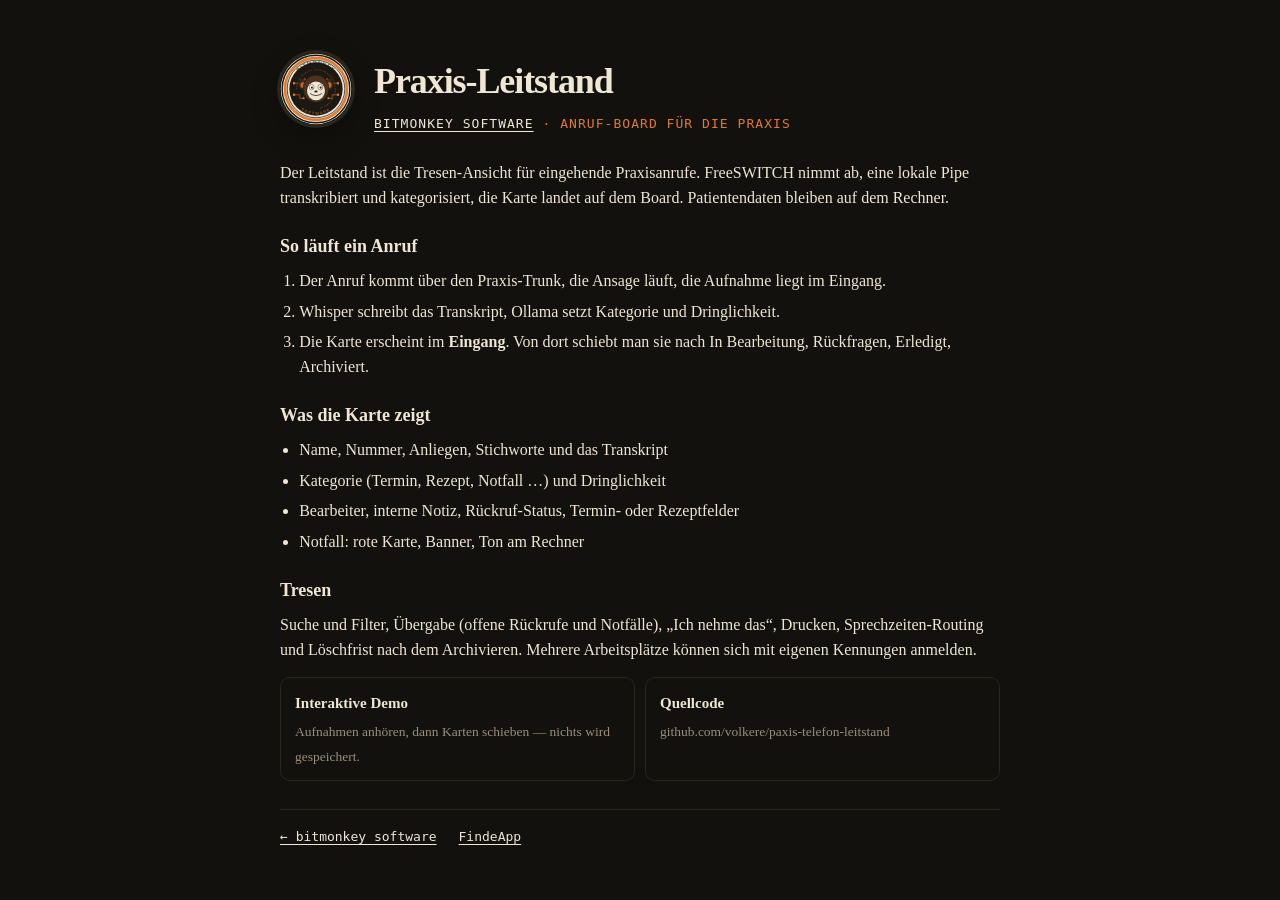
<file: leitstand.html>
<!DOCTYPE html>
<html lang="de">
<head>
<meta charset="utf-8">
<meta name="viewport" content="width=device-width, initial-scale=1">
<title>Praxis-Leitstand — bitmonkey software</title>
<meta name="description" content="Der Praxis-Leitstand nimmt Anrufe entgegen, transkribiert sie lokal und legt sie als Karten auf einem Board ab.">
<link rel="icon" href="favicon.svg" type="image/svg+xml">
<link rel="stylesheet" href="style.css">
</head>
<body>
<main class="blatt">
  <div class="marke klein">
    <a href="index.html"><img src="badge.svg" width="72" height="72" alt="bitmonkey software"></a>
    <div>
      <h1>Praxis-Leitstand</h1>
      <p class="zeile"><a href="index.html">bitmonkey software</a> · Anruf-Board für die Praxis</p>
    </div>
  </div>

  <p>Der Leitstand ist die Tresen-Ansicht für eingehende Praxisanrufe.
    FreeSWITCH nimmt ab, eine lokale Pipe transkribiert und kategorisiert,
    die Karte landet auf dem Board. Patientendaten bleiben auf dem Rechner.</p>

  <h2>So läuft ein Anruf</h2>
  <ol>
    <li>Der Anruf kommt über den Praxis-Trunk, die Ansage läuft, die Aufnahme liegt im Eingang.</li>
    <li>Whisper schreibt das Transkript, Ollama setzt Kategorie und Dringlichkeit.</li>
    <li>Die Karte erscheint im <b>Eingang</b>. Von dort schiebt man sie nach
      In Bearbeitung, Rückfragen, Erledigt, Archiviert.</li>
  </ol>

  <h2>Was die Karte zeigt</h2>
  <ul>
    <li>Name, Nummer, Anliegen, Stichworte und das Transkript</li>
    <li>Kategorie (Termin, Rezept, Notfall …) und Dringlichkeit</li>
    <li>Bearbeiter, interne Notiz, Rückruf-Status, Termin- oder Rezeptfelder</li>
    <li>Notfall: rote Karte, Banner, Ton am Rechner</li>
  </ul>

  <h2>Tresen</h2>
  <p>Suche und Filter, Übergabe (offene Rückrufe und Notfälle),
    „Ich nehme das“, Drucken, Sprechzeiten-Routing und Löschfrist nach dem Archivieren.
    Mehrere Arbeitsplätze können sich mit eigenen Kennungen anmelden.</p>

  <div class="links">
    <a class="karte" href="leitstand-demo.html">
      <b>Interaktive Demo</b>
      <span>Aufnahmen anhören, dann Karten schieben — nichts wird gespeichert.</span>
    </a>
    <a class="karte" href="https://github.com/volkere/paxis-telefon-leitstand">
      <b>Quellcode</b>
      <span>github.com/volkere/paxis-telefon-leitstand</span>
    </a>
  </div>

  <div class="fuss">
    <a href="index.html">← bitmonkey software</a>
    <a href="findeapp.html">FindeApp</a>
  </div>
</main>
</body>
</html>
</file>
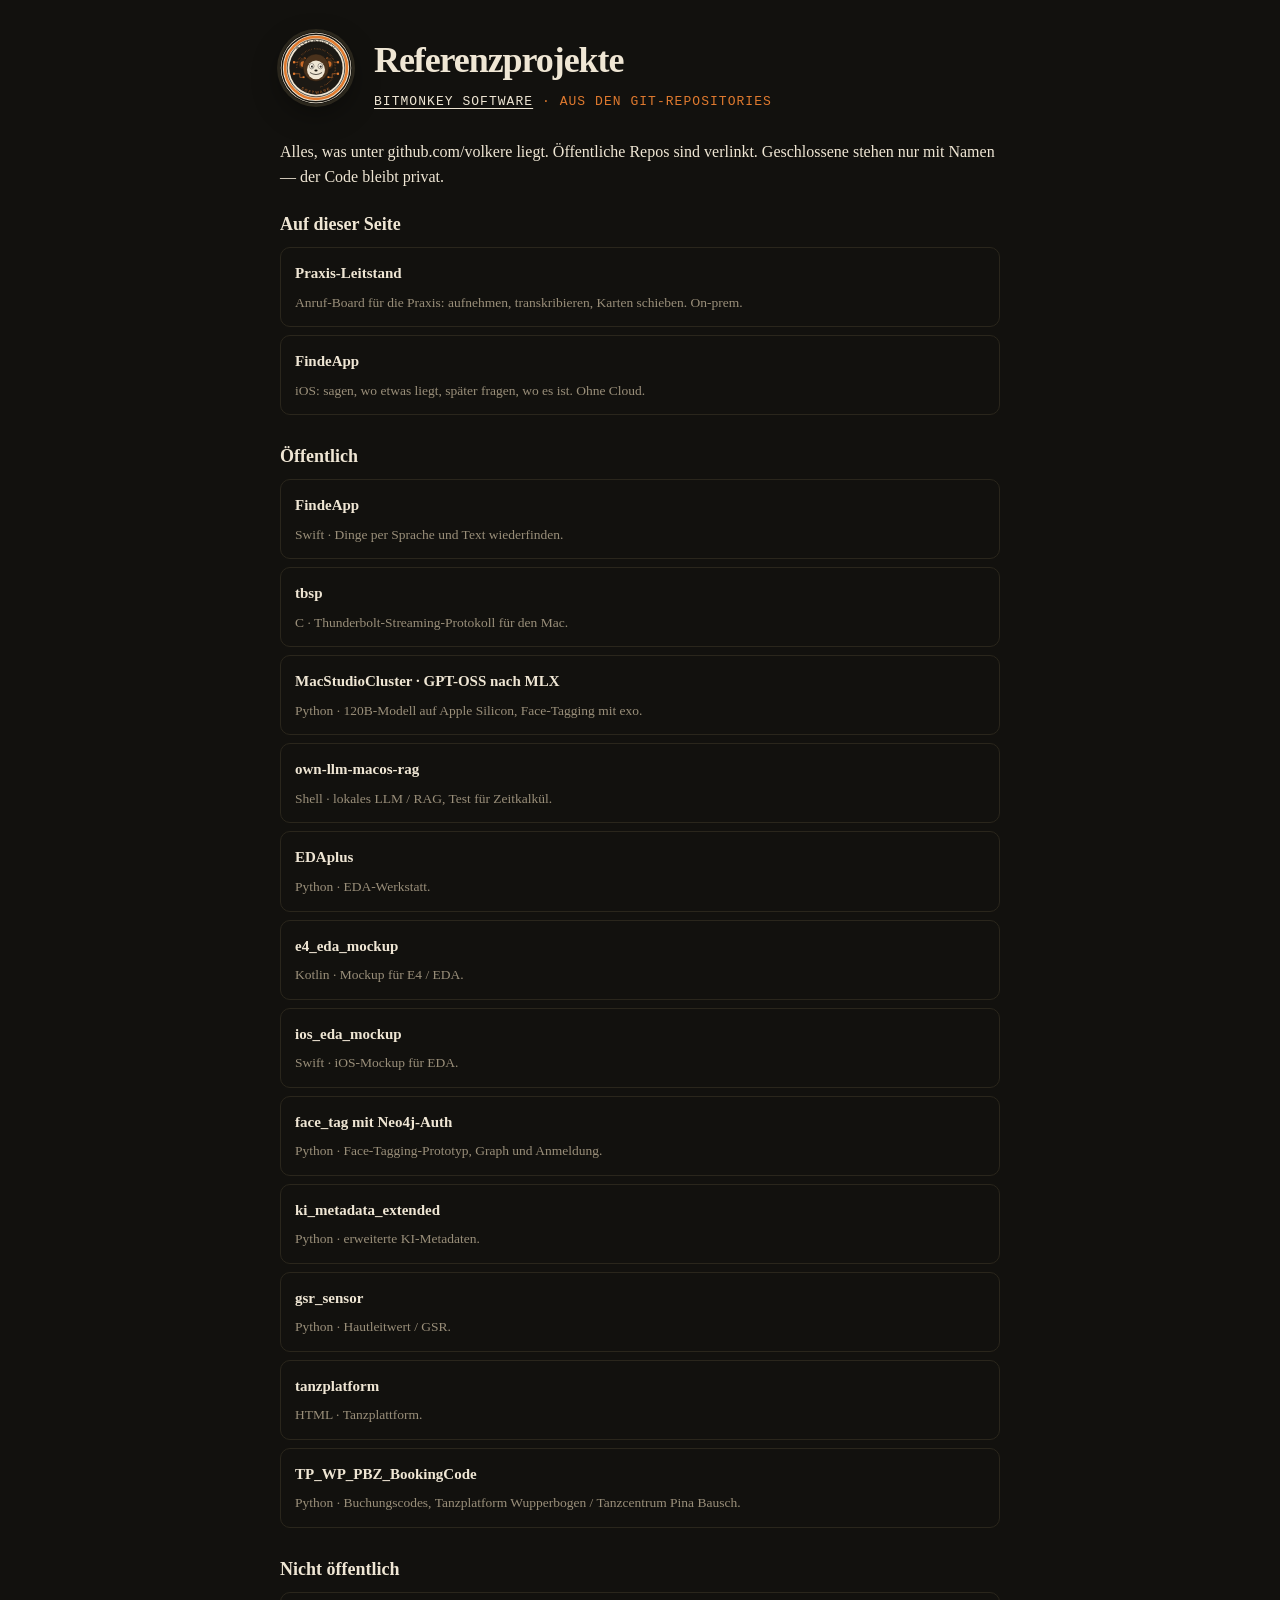
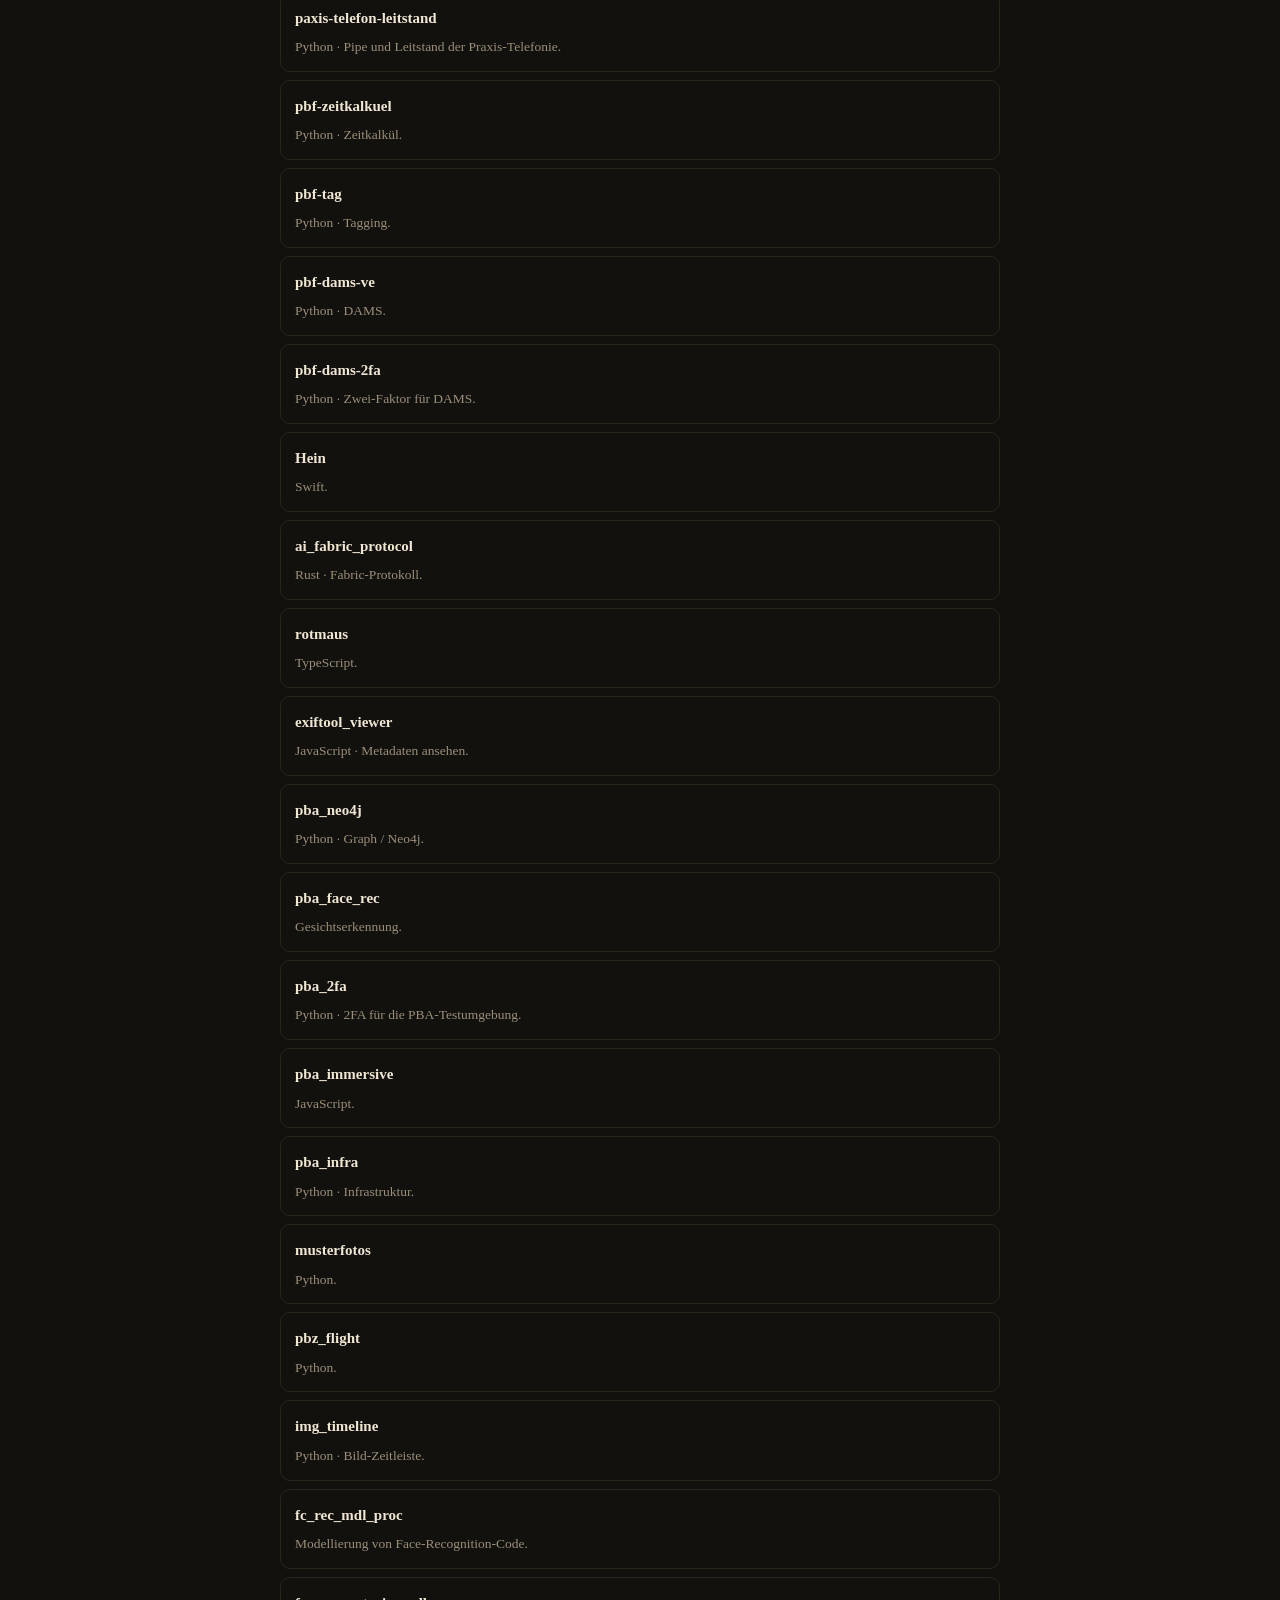
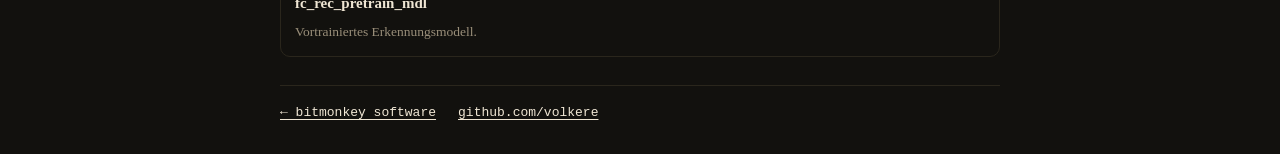
<file: referenzen.html>
<!DOCTYPE html>
<html lang="de">
<head>
<meta charset="utf-8">
<meta name="viewport" content="width=device-width, initial-scale=1">
<title>Referenzprojekte — bitmonkey software</title>
<meta name="description" content="Referenzprojekte aus den Git-Repositories von Volker Enkrodt.">
<link rel="icon" href="favicon.svg" type="image/svg+xml">
<link rel="stylesheet" href="style.css">
</head>
<body>
<main class="blatt">
  <div class="marke klein">
    <a href="index.html"><img src="badge.svg" width="72" height="72" alt="bitmonkey software"></a>
    <div>
      <h1>Referenzprojekte</h1>
      <p class="zeile"><a href="index.html">bitmonkey software</a> · aus den Git-Repositories</p>
    </div>
  </div>

  <p>Alles, was unter github.com/volkere liegt. Öffentliche Repos sind
    verlinkt. Geschlossene stehen nur mit Namen — der Code bleibt privat.</p>

  <h2>Auf dieser Seite</h2>
  <div class="liste">
    <a class="karte" href="leitstand.html">
      <b>Praxis-Leitstand</b>
      <span>Anruf-Board für die Praxis: aufnehmen, transkribieren, Karten schieben. On-prem.</span>
    </a>
    <a class="karte" href="findeapp.html">
      <b>FindeApp</b>
      <span>iOS: sagen, wo etwas liegt, später fragen, wo es ist. Ohne Cloud.</span>
    </a>
  </div>

  <h2>Öffentlich</h2>
  <div class="liste">
    <a class="karte" href="https://github.com/volkere/FindeApp">
      <b>FindeApp</b>
      <span>Swift · Dinge per Sprache und Text wiederfinden.</span>
    </a>
    <a class="karte" href="https://github.com/volkere/tbsp">
      <b>tbsp</b>
      <span>C · Thunderbolt-Streaming-Protokoll für den Mac.</span>
    </a>
    <a class="karte" href="https://github.com/volkere/MacStudioCluster-GPT_OSS_120B_To_MLX">
      <b>MacStudioCluster · GPT-OSS nach MLX</b>
      <span>Python · 120B-Modell auf Apple Silicon, Face-Tagging mit exo.</span>
    </a>
    <a class="karte" href="https://github.com/volkere/own-llm-macos-rag">
      <b>own-llm-macos-rag</b>
      <span>Shell · lokales LLM / RAG, Test für Zeitkalkül.</span>
    </a>
    <a class="karte" href="https://github.com/volkere/EDAplus">
      <b>EDAplus</b>
      <span>Python · EDA-Werkstatt.</span>
    </a>
    <a class="karte" href="https://github.com/volkere/e4_eda_mockup">
      <b>e4_eda_mockup</b>
      <span>Kotlin · Mockup für E4 / EDA.</span>
    </a>
    <a class="karte" href="https://github.com/volkere/ios_eda_mockup">
      <b>ios_eda_mockup</b>
      <span>Swift · iOS-Mockup für EDA.</span>
    </a>
    <a class="karte" href="https://github.com/volkere/face_tag_prot_built_neo4j_auth_092507">
      <b>face_tag mit Neo4j-Auth</b>
      <span>Python · Face-Tagging-Prototyp, Graph und Anmeldung.</span>
    </a>
    <a class="karte" href="https://github.com/volkere/ki_metadata_extended">
      <b>ki_metadata_extended</b>
      <span>Python · erweiterte KI-Metadaten.</span>
    </a>
    <a class="karte" href="https://github.com/volkere/gsr_sensor">
      <b>gsr_sensor</b>
      <span>Python · Hautleitwert / GSR.</span>
    </a>
    <a class="karte" href="https://github.com/volkere/tanzplatform">
      <b>tanzplatform</b>
      <span>HTML · Tanzplattform.</span>
    </a>
    <a class="karte" href="https://github.com/volkere/TP_WP_PBZ_BookingCode">
      <b>TP_WP_PBZ_BookingCode</b>
      <span>Python · Buchungscodes, Tanzplatform Wupperbogen / Tanzcentrum Pina Bausch.</span>
    </a>
  </div>

  <h2>Nicht öffentlich</h2>
  <div class="liste">
    <div class="karte"><b>paxis-telefon-leitstand</b><span>Python · Pipe und Leitstand der Praxis-Telefonie.</span></div>
    <div class="karte"><b>pbf-zeitkalkuel</b><span>Python · Zeitkalkül.</span></div>
    <div class="karte"><b>pbf-tag</b><span>Python · Tagging.</span></div>
    <div class="karte"><b>pbf-dams-ve</b><span>Python · DAMS.</span></div>
    <div class="karte"><b>pbf-dams-2fa</b><span>Python · Zwei-Faktor für DAMS.</span></div>
    <div class="karte"><b>Hein</b><span>Swift.</span></div>
    <div class="karte"><b>ai_fabric_protocol</b><span>Rust · Fabric-Protokoll.</span></div>
    <div class="karte"><b>rotmaus</b><span>TypeScript.</span></div>
    <div class="karte"><b>exiftool_viewer</b><span>JavaScript · Metadaten ansehen.</span></div>
    <div class="karte"><b>pba_neo4j</b><span>Python · Graph / Neo4j.</span></div>
    <div class="karte"><b>pba_face_rec</b><span>Gesichtserkennung.</span></div>
    <div class="karte"><b>pba_2fa</b><span>Python · 2FA für die PBA-Testumgebung.</span></div>
    <div class="karte"><b>pba_immersive</b><span>JavaScript.</span></div>
    <div class="karte"><b>pba_infra</b><span>Python · Infrastruktur.</span></div>
    <div class="karte"><b>musterfotos</b><span>Python.</span></div>
    <div class="karte"><b>pbz_flight</b><span>Python.</span></div>
    <div class="karte"><b>img_timeline</b><span>Python · Bild-Zeitleiste.</span></div>
    <div class="karte"><b>fc_rec_mdl_proc</b><span>Modellierung von Face-Recognition-Code.</span></div>
    <div class="karte"><b>fc_rec_pretrain_mdl</b><span>Vortrainiertes Erkennungsmodell.</span></div>
  </div>

  <div class="fuss">
    <a href="index.html">← bitmonkey software</a>
    <a href="https://github.com/volkere">github.com/volkere</a>
  </div>
</main>
</body>
</html>
</file>
<file: style.css>
:root{
  --bg:#12110e; --fg:#efe6d4; --muted:#9a8f7a; --line:#2a261c;
  --accent:#e07a2f; --ok:#6f9e4a;
}
*{box-sizing:border-box}
html,body{margin:0;background:var(--bg);color:var(--fg);
  font:16px/1.55 "Iowan Old Style","Palatino Linotype",Palatino,Georgia,serif}
body{min-height:100vh;display:grid;place-items:center;padding:32px 20px}
.blatt{width:min(720px,100%)}
.marke{display:flex;align-items:center;gap:22px;margin-bottom:28px}
.marke img{width:168px;height:168px;flex:none;border-radius:50%;
  box-shadow:0 0 0 3px var(--line), 0 10px 28px rgba(0,0,0,.35)}
.marke.klein img{width:72px;height:72px}
h1{font-size:36px;letter-spacing:-.03em;margin:0;font-weight:700}
h2{font-size:18px;margin:22px 0 8px}
h2 .weitere{font-size:14px;font-weight:400;color:var(--muted);margin-left:6px}
.zeile{color:var(--accent);font:13px/1.3 ui-monospace,SFMono-Regular,Menlo,monospace;
  letter-spacing:.08em;text-transform:uppercase;margin:6px 0 0}
p{margin:0 0 14px}
.muted{color:var(--muted)}
ul,ol{margin:0 0 16px;padding-left:1.2em}
li{margin:0 0 6px}
.karten{display:grid;grid-template-columns:repeat(3,1fr);gap:10px;margin:28px 0}
.links{display:grid;grid-template-columns:1fr 1fr;gap:10px;margin:8px 0 28px}
.liste{display:grid;gap:8px;margin:8px 0 28px}
.karte{border:1px solid var(--line);border-radius:10px;padding:14px 14px 12px;
  color:inherit;text-decoration:none;display:block}
a.karte:hover{border-color:var(--accent)}
.karte b{display:block;font-size:15px;margin-bottom:4px}
.karte span{color:var(--muted);font-size:13.5px}
pre,code{font:13px/1.45 ui-monospace,SFMono-Regular,Menlo,monospace}
pre{background:#1c1914;border:1px solid var(--line);border-radius:8px;
  padding:12px 14px;overflow:auto;margin:0 0 16px;color:var(--fg)}
.notiz{font-size:11px;line-height:1.45;color:var(--muted);margin:4px 0 18px}
.stern{font-size:.7em;font-weight:400;line-height:1;position:relative;top:-0.15em;margin:0 1px}
.fuss{display:flex;flex-wrap:wrap;gap:16px 22px;align-items:baseline;
  border-top:1px solid var(--line);padding-top:18px;margin-top:0;
  font:13px/1.4 ui-monospace,SFMono-Regular,Menlo,monospace}
a{color:var(--fg);text-underline-offset:3px}
a:hover{color:var(--accent)}
.punkt{color:var(--ok)}
@media(max-width:640px){
  h1{font-size:32px}
  .marke{flex-direction:column;align-items:flex-start;gap:16px}
  .marke img{width:140px;height:140px}
  .marke.klein img{width:64px;height:64px}
  .karten,.links{grid-template-columns:1fr}
}
</file>
